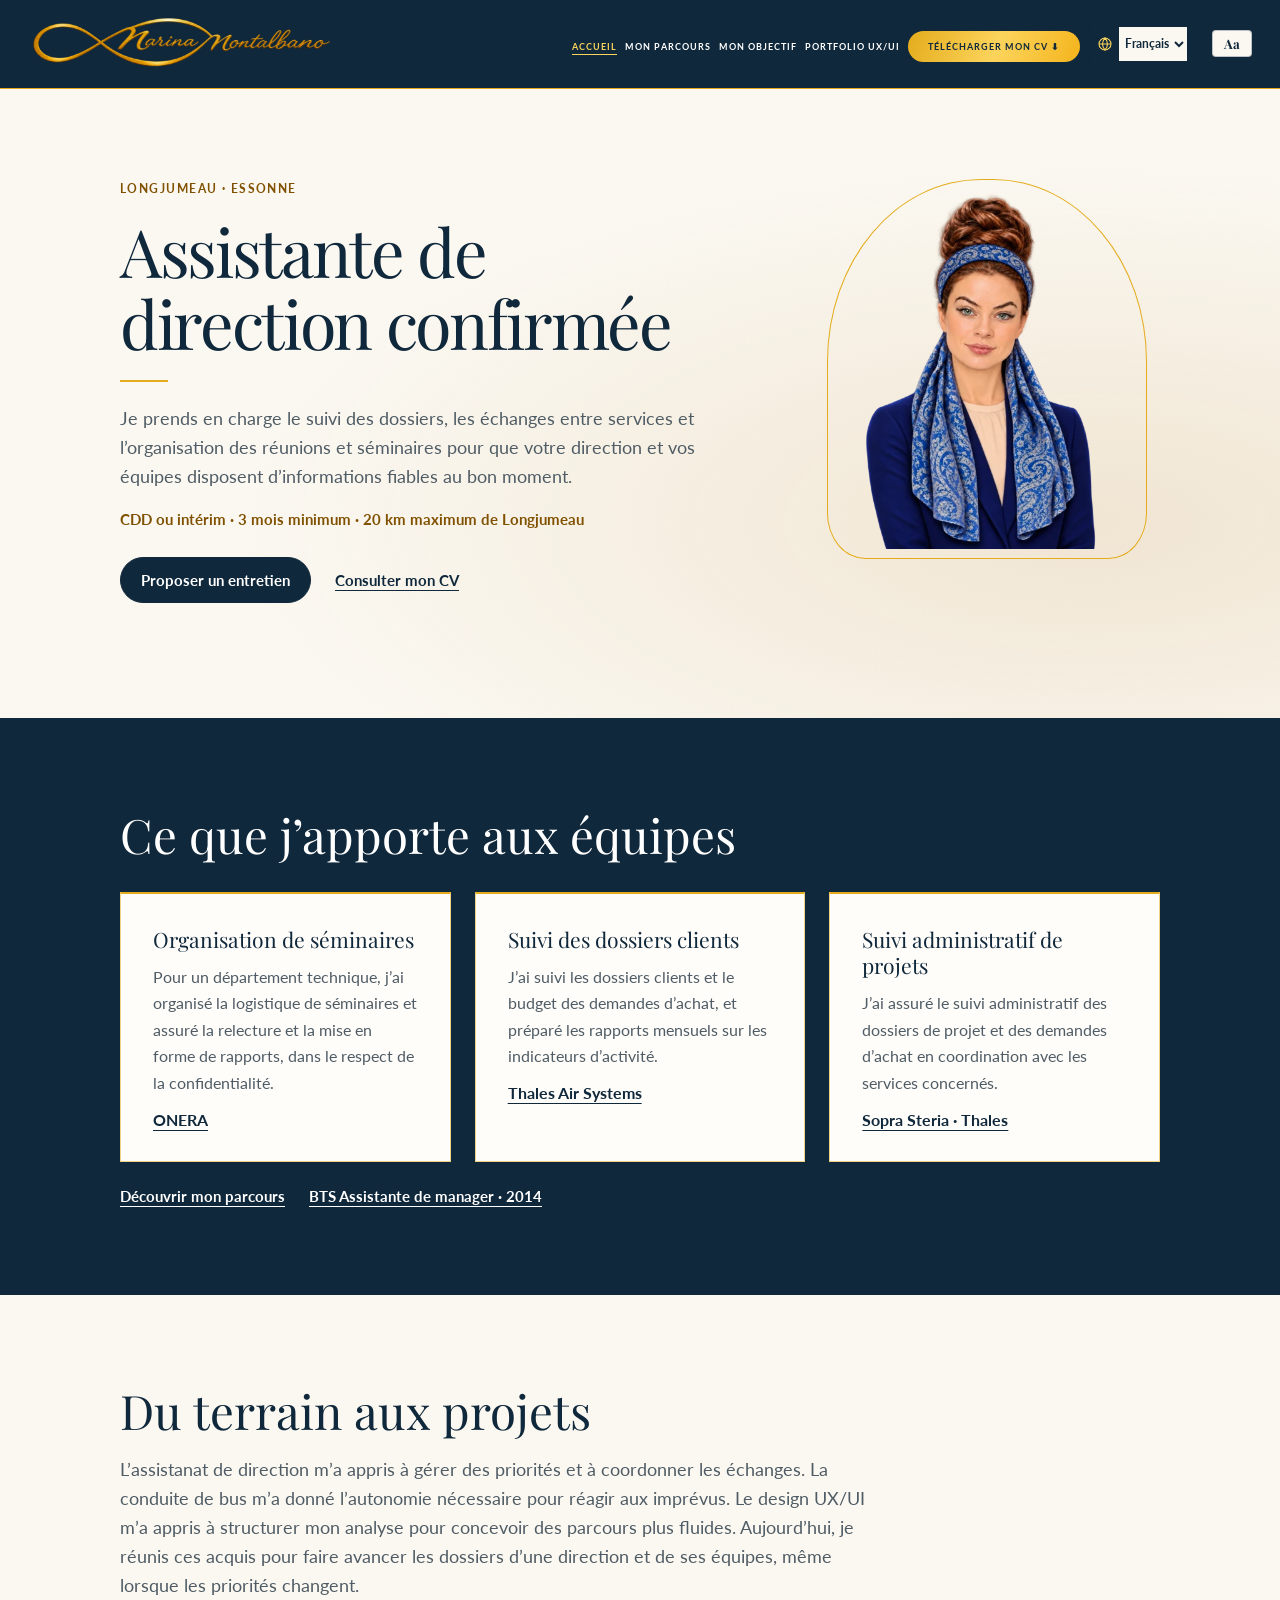
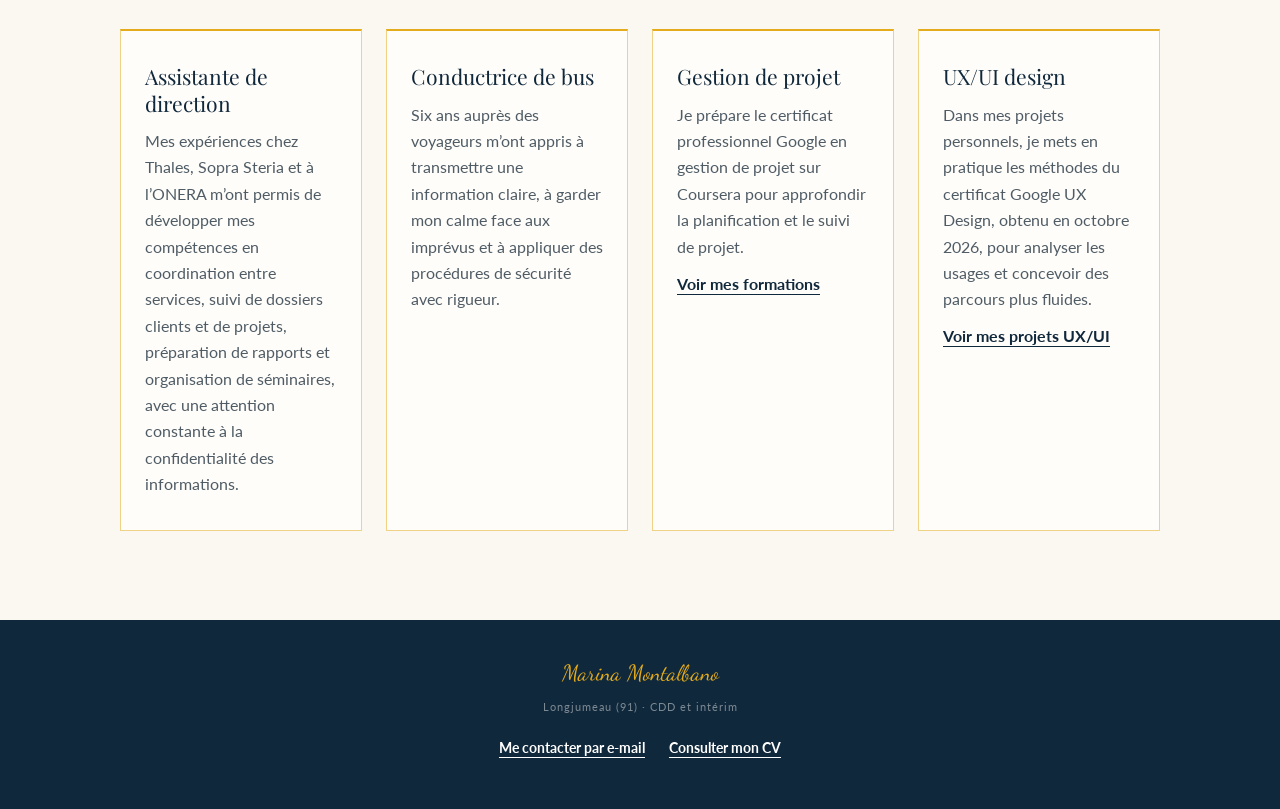
<file: index.html>
<!DOCTYPE html>
<html lang="fr">
<head>
<meta charset="UTF-8">
<meta name="viewport" content="width=device-width, initial-scale=1.0">
<title>Assistante de direction confirmée à Longjumeau | Marina Montalbano</title>
<meta name="description" content="Assistante de direction confirmée à Longjumeau. Coordination administrative, réunions et suivi des dossiers. CDD ou intérim de 3 mois minimum à 20 km maximum.">
<link rel="canonical" href="https://marina-montalbano.fr/">
<meta property="og:type" content="website">
<meta property="og:locale" content="fr_FR">
<meta property="og:site_name" content="Marina Montalbano">
<meta property="og:title" content="Assistante de direction confirmée à Longjumeau | Marina Montalbano">
<meta property="og:description" content="Assistante de direction confirmée à Longjumeau. Coordination administrative, réunions et suivi des dossiers. CDD ou intérim de 3 mois minimum à 20 km maximum.">
<meta property="og:url" content="https://marina-montalbano.fr/">
<link href="https://fonts.googleapis.com/css2?family=Dancing+Script:wght@400;700&family=Playfair+Display:ital,wght@0,400;0,600;0,700;1,400;1,600&family=Lato:ital,wght@0,100;0,300;0,400;0,700;1,300;1,400&family=Josefin+Sans:wght@100;200;300;400&display=swap" rel="stylesheet">

<link rel="icon" href="/favicon.ico" sizes="16x16 32x32 48x48">
<link rel="icon" type="image/png" sizes="96x96" href="/favicon.png">
<link rel="apple-touch-icon" sizes="180x180" href="/apple-touch-icon.png">
<link rel="stylesheet" href="assets/site.css?v=palette-doree">
<link rel="stylesheet" href="assets/direction.css?v=mobile-portrait-20261119">
<script type="application/ld+json">
{
  "@context": "https://schema.org",
  "@type": "ProfilePage",
  "url": "https://marina-montalbano.fr/",
  "mainEntity": {
    "@type": "Person",
    "@id": "https://marina-montalbano.fr/#marina-montalbano",
    "name": "Marina Montalbano",
    "jobTitle": "Assistante de direction confirmée",
    "url": "https://marina-montalbano.fr/",
    "image": "https://marina-montalbano.fr/assets/home-portrait-foulard-lisse.webp",
    "address": {
      "@type": "PostalAddress",
      "addressLocality": "Longjumeau",
      "addressRegion": "Essonne",
      "addressCountry": "FR"
    },
    "knowsAbout": [
      "Assistanat de direction",
      "Coordination administrative",
      "Organisation de réunions et séminaires",
      "Suivi de dossiers"
    ]
  }
}
</script>
</head>
<body class="direction-page">

<!-- Lien d'évitement, pour les utilisateurs clavier -->
<a href="#main-content" class="skip-link">Aller au contenu principal</a>

<!-- Bandeau explicatif du mode contraste élevé (desktop uniquement) -->
<aside class="hc-sidebar" id="hcSidebar" aria-label="À propos du mode contraste élevé">
  <div class="hc-sidebar-title">
    <span>MODE CONTRASTE ÉLEVÉ ACTIVÉ</span>
    <button class="hc-sidebar-close" onclick="closeHcSidebar()" aria-label="Masquer ce panneau">✕</button>
  </div>
  <p>Le mode contraste élevé améliore la lisibilité en renforçant les contrastes des couleurs et en simplifiant les éléments visuels.</p>

  <div class="hc-sidebar-controls">
    <label class="a11y-switch-row" style="border-top:none; padding-top:0;">
      <span>Contraste élevé</span>
      <input type="checkbox" class="toggle-contrast" onchange="toggleHighContrast(this.checked)">
    </label>
    <div class="a11y-row">
      <span class="a11y-row-label">Taille du texte</span>
      <div class="a11y-stepper" role="group" aria-label="Taille du texte">
        <button type="button" class="a11y-step-btn" onclick="stepTextScale(-10)" aria-label="Diminuer la taille du texte">−</button>
        <span class="a11y-step-value" aria-live="polite">100%</span>
        <button type="button" class="a11y-step-btn" onclick="stepTextScale(10)" aria-label="Augmenter la taille du texte">+</button>
      </div>
    </div>
    <label class="a11y-switch-row">
      <span>Police dyslexie</span>
      <input type="checkbox" class="toggle-dyslexic" onchange="toggleDyslexicFont(this.checked)">
    </label>
  </div>

  <div class="hc-sidebar-note">
    <svg viewBox="0 0 24 24" fill="none" stroke="currentColor" stroke-width="1.6" aria-hidden="true"><path d="M4 17l5-5-5-5"/><path d="M12 19h8"/></svg>
    <span>Les boutons, liens et textes sont plus visibles. La navigation au clavier est mise en évidence.</span>
  </div>
</aside>

<!-- NAV -->
<nav aria-label="Navigation principale">
  <a class="nav-logo" href="index.html"><img class="nav-signature" src="assets/signature-marina-header.webp" width="960" height="320" alt="Marina Montalbano"></a>
  <button class="hamburger" id="hamburger" onclick="toggleMenu()" style="display:none;" aria-label="Ouvrir le menu" aria-expanded="false" aria-controls="mobileMenuOverlay">
    <span></span><span></span><span></span>
  </button>
  <ul class="nav-links" id="nav-links">
<li><a href="index.html" aria-current="page"><span data-fr="Accueil" data-en="Home">Accueil</span></a></li>
    <li><a href="parcours.html"><span data-fr="Mon parcours" data-en="My journey">Mon parcours</span></a></li>
    <li><a href="cible.html"><span data-fr="Mon objectif" data-en="My goal" data-de="Mein Ziel" data-sr="Moj cilj">Mon objectif</span></a></li>
    <li><a href="portfolio.html"><span data-fr="Portfolio UX/UI" data-en="UX/UI portfolio" data-de="UX/UI-Portfolio" data-sr="UX/UI portfolio">Portfolio UX/UI</span></a></li>
    
    <li><a href="CV_Marina_Montalbano.pdf?v=65c1f3f1" download class="nav-cv" id="nav-cv-link" hreflang="fr" data-href-en="Marina_Montalbano_CV_English.pdf"><span data-fr="Télécharger mon CV" data-en="Download my CV (English)" data-de="Lebenslauf herunterladen (Englisch)" data-sr="Preuzmite CV (na engleskom)">Télécharger mon CV</span> <span aria-hidden="true">⬇</span></a></li>
    <li class="lang-switcher language-picker"><svg aria-hidden="true" focusable="false" viewBox="0 0 24 24" width="16" height="16" fill="none" stroke="currentColor" stroke-width="1.6"><circle cx="12" cy="12" r="9"/><path d="M3 12h18M12 3c5 5 5 13 0 18-5-5-5-13 0-18Z"/></svg><select class="language-select" aria-label="Choisir la langue"><option value="fr" selected>Français</option><option value="en">English</option><option value="de">Deutsch</option><option value="sr">Srpski</option></select></li>
    <li class="a11y-menu">
      <button class="a11y-toggle" id="a11yToggle" onclick="toggleA11yPanel()" aria-haspopup="true" aria-expanded="false" aria-controls="a11yPanel" title="Options d'accessibilité">Aa</button>
      <div class="a11y-panel" id="a11yPanel" hidden>
        <label class="a11y-switch-row" style="border-top:none; padding-top:0;">
          <span>Contraste élevé</span>
          <input type="checkbox" id="toggleContrast" class="toggle-contrast" onchange="toggleHighContrast(this.checked)">
        </label>
        <div class="a11y-row">
          <span class="a11y-row-label" id="a11ySizeLabel">Taille du texte</span>
          <div class="a11y-stepper" role="group" aria-labelledby="a11ySizeLabel">
            <button type="button" class="a11y-step-btn" onclick="stepTextScale(-10)" aria-label="Diminuer la taille du texte">−</button>
            <span class="a11y-step-value" aria-live="polite">100%</span>
            <button type="button" class="a11y-step-btn" onclick="stepTextScale(10)" aria-label="Augmenter la taille du texte">+</button>
          </div>
        </div>
        <label class="a11y-switch-row">
          <span>Police dyslexie</span>
          <input type="checkbox" id="toggleDyslexic" class="toggle-dyslexic" onchange="toggleDyslexicFont(this.checked)">
        </label>
        <label class="a11y-switch-row">
          <span>Souligner les liens</span>
          <input type="checkbox" id="toggleUnderline" class="toggle-underline" onchange="toggleUnderlineLinks(this.checked)">
        </label>
      </div>
    </li>
  </ul>
</nav>

<!-- MENU MOBILE PLEIN ÉCRAN -->
<div class="mobile-menu-overlay" id="mobileMenuOverlay" role="dialog" aria-modal="true" aria-label="Navigation principale">
  <div class="mm-header">
    <span class="mm-logo"><img class="nav-signature" src="assets/signature-marina-header.webp" width="960" height="320" alt="Marina Montalbano"></span>
    <button class="mm-close" onclick="toggleMenu()" aria-label="Fermer le menu">✕</button>
  </div>
  <ul class="mm-list"><li>
      <a href="index.html" aria-current="page" class="mm-item">
        <svg viewBox="0 0 24 24" fill="none" stroke="currentColor" stroke-width="1.6" stroke-linecap="round" stroke-linejoin="round"><path d="M3 11l9-8 9 8"/><path d="M5 10v10a1 1 0 0 0 1 1h4v-6h4v6h4a1 1 0 0 0 1-1V10"/></svg>
        <span data-fr="Accueil" data-en="Home">Accueil</span>
      </a>
    </li>
<li>
      <a href="parcours.html" class="mm-item">
        <svg viewBox="0 0 24 24" fill="none" stroke="currentColor" stroke-width="1.6" stroke-linecap="round" stroke-linejoin="round"><circle cx="12" cy="8" r="3.5"/><path d="M5 20c0-3.87 3.13-7 7-7s7 3.13 7 7"/></svg>
        <span data-fr="Mon parcours" data-en="My journey">Mon parcours</span>
      </a>
    </li>
<li>
      <a href="cible.html" class="mm-item">
        <svg viewBox="0 0 24 24" fill="none" stroke="currentColor" stroke-width="1.6" stroke-linecap="round" stroke-linejoin="round"><circle cx="11" cy="13" r="8"/><circle cx="11" cy="13" r="4.3"/><circle cx="11" cy="13" r="0.9" fill="currentColor"/><path d="M15.3 8.7L20 4M20 4h-3.2M20 4v3.2"/></svg>
        <span data-fr="Mon objectif" data-en="My goal" data-de="Mein Ziel" data-sr="Moj cilj">Mon objectif</span>
      </a>
    </li>
<li>
      <a href="portfolio.html" class="mm-item">
        <svg viewBox="0 0 24 24" fill="none" stroke="currentColor" stroke-width="1.6" stroke-linecap="round" stroke-linejoin="round"><rect x="3" y="7" width="18" height="13" rx="2"/><path d="M8 7V5a2 2 0 0 1 2-2h4a2 2 0 0 1 2 2v2"/><path d="M3 12h18"/></svg>
        <span data-fr="Portfolio UX/UI" data-en="UX/UI portfolio" data-de="UX/UI-Portfolio" data-sr="UX/UI portfolio">Portfolio UX/UI</span>
      </a>
    </li>
<li><a class="mm-item" href="CV_Marina_Montalbano.pdf?v=65c1f3f1" download hreflang="fr" data-href-en="Marina_Montalbano_CV_English.pdf"><span data-fr="Télécharger mon CV" data-en="Download my CV (English)" data-de="Lebenslauf herunterladen (Englisch)" data-sr="Preuzmite CV (na engleskom)">Télécharger mon CV</span></a></li></ul>
  <div class="mm-lang language-picker"><svg aria-hidden="true" focusable="false" viewBox="0 0 24 24" width="16" height="16" fill="none" stroke="currentColor" stroke-width="1.6"><circle cx="12" cy="12" r="9"/><path d="M3 12h18M12 3c5 5 5 13 0 18-5-5-5-13 0-18Z"/></svg><select class="language-select" aria-label="Choisir la langue"><option value="fr" selected>Français</option><option value="en">English</option><option value="de">Deutsch</option><option value="sr">Srpski</option></select></div>

  <div class="mm-a11y">
    <button class="a11y-toggle" id="a11yToggleMobile" onclick="toggleA11yPanel('Mobile')" aria-haspopup="true" aria-expanded="false" aria-controls="a11yPanelMobile">Aa <span>Accessibilité</span></button>
    <div class="a11y-panel a11y-panel-mobile" id="a11yPanelMobile" hidden>
      <label class="a11y-switch-row" style="border-top:none; padding-top:0;">
        <span>Contraste élevé</span>
        <input type="checkbox" class="toggle-contrast" onchange="toggleHighContrast(this.checked)">
      </label>
      <div class="a11y-row">
        <span class="a11y-row-label" id="a11ySizeLabelMobile">Taille du texte</span>
        <div class="a11y-stepper" role="group" aria-labelledby="a11ySizeLabelMobile">
          <button type="button" class="a11y-step-btn" onclick="stepTextScale(-10)" aria-label="Diminuer la taille du texte">−</button>
          <span class="a11y-step-value" aria-live="polite">100%</span>
          <button type="button" class="a11y-step-btn" onclick="stepTextScale(10)" aria-label="Augmenter la taille du texte">+</button>
        </div>
      </div>
      <label class="a11y-switch-row">
        <span>Police dyslexie</span>
        <input type="checkbox" class="toggle-dyslexic" onchange="toggleDyslexicFont(this.checked)">
      </label>
      <label class="a11y-switch-row">
        <span>Souligner les liens</span>
        <input type="checkbox" class="toggle-underline" onchange="toggleUnderlineLinks(this.checked)">
      </label>
    </div>
  </div>
</div>

<main id="main-content" tabindex="-1">
<section class="direction-opening"><div class="direction-wrap direction-hero">
  <div class="direction-hero-copy">
    <p class="direction-kicker"><span data-fr="Longjumeau · Essonne" data-en="Longjumeau · Essonne, France" data-de="Longjumeau · Essonne, Frankreich" data-sr="Longjumeau · Essonne, Francuska">Longjumeau · Essonne</span></p>
    <h1><span data-fr="Assistante de direction confirmée" data-en="Experienced Executive Assistant" data-de="Erfahrene Direktionsassistentin" data-sr="Iskusna asistentkinja direktora">Assistante de direction confirmée</span></h1>
    <p class="direction-intro"><span data-fr="Je prends en charge le suivi des dossiers, les échanges entre services et l’organisation des réunions et séminaires pour que votre direction et vos équipes disposent d’informations fiables au bon moment." data-en="I keep files moving, coordinate communication between departments and organise meetings and seminars so executives and their teams have reliable information when they need it." data-de="Ich betreue laufende Vorgänge, koordiniere den Austausch zwischen den Abteilungen und organisiere Besprechungen und Seminare, damit Ihre Geschäftsleitung und ihre Teams rechtzeitig verlässliche Informationen erhalten." data-sr="Pratim predmete, koordiniram komunikaciju između službi i organizujem sastanke i seminare kako bi vaše rukovodstvo i timovi dobili pouzdane informacije na vreme.">Je prends en charge le suivi des dossiers, les échanges entre services et l’organisation des réunions et séminaires pour que votre direction et vos équipes disposent d’informations fiables au bon moment.</span></p>
    <p class="direction-availability"><span data-fr="CDD ou intérim · 3 mois minimum · 20 km maximum de Longjumeau" data-en="Fixed-term or temporary role · At least 3 months · Within 20 km of Longjumeau" data-de="Befristete Stelle oder Zeitarbeit · Mindestens 3 Monate · Höchstens 20 km von Longjumeau" data-sr="Rad na određeno ili privremeni angažman · Najmanje 3 meseca · Do 20 km od Longjumeaua">CDD ou intérim · 3 mois minimum · 20 km maximum de Longjumeau</span></p>
    <div class="direction-actions">
      <a class="direction-button" href="mailto:e.marina.montalbano@gmail.com?subject=%5BSite%20web%5D%20Proposition%20d%E2%80%99entretien"><span data-fr="Proposer un entretien" data-en="Offer an interview" data-de="Ein Vorstellungsgespräch vorschlagen" data-sr="Predložite razgovor za posao">Proposer un entretien</span></a>
      <a class="direction-link" href="CV_Marina_Montalbano.pdf?v=65c1f3f1" hreflang="fr" data-href-en="Marina_Montalbano_CV_English.pdf"><span data-fr="Consulter mon CV" data-en="View my CV (English)" data-de="Lebenslauf ansehen (Englisch)" data-sr="Pogledajte CV (na engleskom)">Consulter mon CV</span></a>
    </div>
  </div>
  <figure class="direction-portrait">
    <img src="assets/home-portrait-foulard-lisse.webp" srcset="assets/home-portrait-foulard-480.webp 480w, assets/home-portrait-foulard-760.webp 760w, assets/home-portrait-foulard-lisse.webp 1145w" sizes="(max-width: 760px) 104px, 301px" width="1145" height="1374" alt="Portrait de Marina Montalbano avec un foulard bleu à motifs." fetchpriority="high">
  </figure>
</div></section>
<section class="direction-section direction-dark" id="expertise">
  <div class="direction-wrap">
    <h2><span data-fr="Ce que j’apporte aux équipes" data-en="How I support teams" data-de="So unterstütze ich Teams" data-sr="Kako pružam podršku timovima">Ce que j’apporte aux équipes</span></h2>
    <div class="direction-grid">
      <article class="direction-card">
        <h3><span data-fr="Organisation de séminaires" data-en="Seminar organisation" data-de="Seminarorganisation" data-sr="Organizacija seminara">Organisation de séminaires</span></h3>
        <p><span data-fr="Pour un département technique, j’ai organisé la logistique de séminaires et assuré la relecture et la mise en forme de rapports, dans le respect de la confidentialité." data-en="I organised seminar logistics and reviewed and formatted reports for a technical department while keeping information confidential." data-de="Für eine technische Abteilung organisierte ich Seminare und prüfte und formatierte Berichte unter Einhaltung der Vertraulichkeitsvorgaben." data-sr="Organizovala sam logistiku seminara i pregledala i formatirala izveštaje za tehničko odeljenje, uz poštovanje poverljivosti.">Pour un département technique, j’ai organisé la logistique de séminaires et assuré la relecture et la mise en forme de rapports, dans le respect de la confidentialité.</span></p>
        <a class="direction-link" href="parcours.html#onera">ONERA</a>
      </article>
      <article class="direction-card">
        <h3><span data-fr="Suivi des dossiers clients" data-en="Customer account follow-up" data-de="Kundenbetreuung" data-sr="Praćenje predmeta klijenata">Suivi des dossiers clients</span></h3>
        <p><span data-fr="J’ai suivi les dossiers clients et le budget des demandes d’achat, et préparé les rapports mensuels sur les indicateurs d’activité." data-en="I tracked customer records and purchase request budgets and prepared monthly reports on activity metrics." data-de="Ich betreute Kundenakten, verfolgte die Budgets von Beschaffungsanfragen und bereitete monatliche Kennzahlenberichte vor." data-sr="Pratila sam predmete klijenata i budžete zahteva za nabavku i pripremala mesečne izveštaje o pokazateljima aktivnosti.">J’ai suivi les dossiers clients et le budget des demandes d’achat, et préparé les rapports mensuels sur les indicateurs d’activité.</span></p>
        <a class="direction-link" href="parcours.html#thales">Thales Air Systems</a>
      </article>
      <article class="direction-card">
        <h3><span data-fr="Suivi administratif de projets" data-en="Project administration" data-de="Projektverwaltung" data-sr="Administrativno praćenje projekata">Suivi administratif de projets</span></h3>
        <p><span data-fr="J’ai assuré le suivi administratif des dossiers de projet et des demandes d’achat en coordination avec les services concernés." data-en="I tracked project files and purchase requests in coordination with the departments involved." data-de="Ich betreute Projektakten und Beschaffungsanfragen in Abstimmung mit den zuständigen Abteilungen." data-sr="Vodila sam administrativno praćenje projekata i zahteva za nabavku u saradnji sa nadležnim službama.">J’ai assuré le suivi administratif des dossiers de projet et des demandes d’achat en coordination avec les services concernés.</span></p>
        <a class="direction-link" href="parcours.html#sopra-steria">Sopra Steria · Thales</a>
      </article>
    </div>
    <div class="direction-actions">
      <a class="direction-link" href="parcours.html#experiences"><span data-fr="Découvrir mon parcours" data-en="Explore my experience" data-de="Berufserfahrung entdecken" data-sr="Pogledajte moje iskustvo">Découvrir mon parcours</span></a>
      <a class="direction-link" href="parcours.html#certificats"><span data-fr="BTS Assistante de manager · 2014" data-en="BTS in Management Assistance · 2014" data-de="BTS Managementassistenz · 2014" data-sr="BTS za asistenciju menadžmentu · 2014">BTS Assistante de manager · 2014</span></a>
    </div>
  </div>
</section><section class="direction-section direction-experiences" id="experiences">
  <div class="direction-wrap">
    <h2><span data-fr="Du terrain aux projets" data-en="From frontline work to projects" data-de="Von der Praxis zur Projektarbeit" data-sr="Od rada na terenu do projekata">Du terrain aux projets</span></h2>
    <p class="direction-intro"><span data-fr="L’assistanat de direction m’a appris à gérer des priorités et à coordonner les échanges. La conduite de bus m’a donné l’autonomie nécessaire pour réagir aux imprévus. Le design UX/UI m’a appris à structurer mon analyse pour concevoir des parcours plus fluides. Aujourd’hui, je réunis ces acquis pour faire avancer les dossiers d’une direction et de ses équipes, même lorsque les priorités changent." data-en="Working as an executive assistant taught me how to manage priorities and coordinate communication. Driving a bus gave me the independence to respond to unexpected situations. UX/UI design taught me to structure my analysis so I can design smoother user journeys. I now bring those skills together to keep work moving for executives and their teams, even when priorities shift." data-de="In der Direktionsassistenz habe ich gelernt, Prioritäten zu setzen und den Austausch zu koordinieren. Als Busfahrerin habe ich gelernt, bei Unvorhergesehenem selbstständig zu handeln. Im UX/UI-Design habe ich gelernt, meine Analyse zu strukturieren und reibungslosere Nutzerabläufe zu gestalten. Heute setze ich diese Fähigkeiten ein, um die Aufgaben einer Geschäftsleitung und ihrer Teams auch bei wechselnden Prioritäten voranzubringen." data-sr="Kao asistentkinja direktora naučila sam da upravljam prioritetima i koordiniram komunikaciju. Vožnja autobusa mi je dala samostalnost da reagujem u nepredviđenim situacijama. Kroz UX/UI dizajn naučila sam da strukturiram analizu i osmislim korisničke tokove s manje prepreka. Danas povezujem te veštine da bih pomogla rukovodstvu i timovima da nastave s radom i kada se prioriteti promene.">L’assistanat de direction m’a appris à gérer des priorités et à coordonner les échanges. La conduite de bus m’a donné l’autonomie nécessaire pour réagir aux imprévus. Le design UX/UI m’a appris à structurer mon analyse pour concevoir des parcours plus fluides. Aujourd’hui, je réunis ces acquis pour faire avancer les dossiers d’une direction et de ses équipes, même lorsque les priorités changent.</span></p>
    <div class="direction-grid">
      <article class="direction-card">
        <h3><span data-fr="Assistante de direction" data-en="Executive assistant" data-de="Direktionsassistentin" data-sr="Asistentkinja direktora">Assistante de direction</span></h3>
        <p><span data-fr="Mes expériences chez Thales, Sopra Steria et à l’ONERA m’ont permis de développer mes compétences en coordination entre services, suivi de dossiers clients et de projets, préparation de rapports et organisation de séminaires, avec une attention constante à la confidentialité des informations." data-en="My experience at Thales, Sopra Steria and ONERA has helped me develop skills in cross-department coordination, customer and project administration, report preparation and seminar organisation, with consistent attention to confidentiality." data-de="Durch meine Erfahrungen bei Thales, Sopra Steria und ONERA habe ich meine Fähigkeiten in der abteilungsübergreifenden Koordination, der Betreuung von Kunden- und Projektakten, der Berichtsvorbereitung und der Seminarorganisation vertieft – stets unter Wahrung der Vertraulichkeit." data-sr="Iskustva u kompanijama Thales i Sopra Steria i u ONERA-i omogućila su mi da razvijem veštine koordinacije između službi, praćenja dokumentacije klijenata i projekata, pripreme izveštaja i organizacije seminara, uz stalnu pažnju prema poverljivosti informacija.">Mes expériences chez Thales, Sopra Steria et à l’ONERA m’ont permis de développer mes compétences en coordination entre services, suivi de dossiers clients et de projets, préparation de rapports et organisation de séminaires, avec une attention constante à la confidentialité des informations.</span></p>
      </article>
      <article class="direction-card"><h3><span data-fr="Conductrice de bus" data-en="Bus driver" data-de="Busfahrerin" data-sr="Vozačica autobusa">Conductrice de bus</span></h3><p><span data-fr="Six ans auprès des voyageurs m’ont appris à transmettre une information claire, à garder mon calme face aux imprévus et à appliquer des procédures de sécurité avec rigueur." data-en="Six years working with passengers taught me to communicate clearly, stay calm when plans change and apply safety procedures consistently." data-de="Sechs Jahre im Fahrgastkontakt haben mich gelehrt, klar zu informieren, bei unerwarteten Situationen ruhig zu bleiben und Sicherheitsvorschriften konsequent anzuwenden." data-sr="Šest godina rada sa putnicima naučilo me je da jasno prenosim informacije, ostanem smirena u nepredviđenim situacijama i dosledno primenjujem bezbednosne procedure.">Six ans auprès des voyageurs m’ont appris à transmettre une information claire, à garder mon calme face aux imprévus et à appliquer des procédures de sécurité avec rigueur.</span></p></article>
      <article class="direction-card"><h3><span data-fr="Gestion de projet" data-en="Project management" data-de="Projektmanagement" data-sr="Upravljanje projektima">Gestion de projet</span></h3><p><span data-fr="Je prépare le certificat professionnel Google en gestion de projet sur Coursera pour approfondir la planification et le suivi de projet." data-en="I’m working towards the Google Project Management Professional Certificate on Coursera to develop my planning and project tracking skills." data-de="Ich bereite mich auf das Google Project Management Professional Certificate bei Coursera vor und vertiefe meine Kenntnisse in Planung und Projektverfolgung." data-sr="Na platformi Coursera pripremam se za Google sertifikat iz upravljanja projektima kako bih unapredila planiranje i praćenje projekata.">Je prépare le certificat professionnel Google en gestion de projet sur Coursera pour approfondir la planification et le suivi de projet.</span></p>
        <a class="direction-link" href="apprentissages.html"><span data-fr="Voir mes formations" data-en="View my training" data-de="Weiterbildungen ansehen" data-sr="Pogledajte moje obuke">Voir mes formations</span></a>
      </article>
      <article class="direction-card"><h3><span data-fr="UX/UI design" data-en="UX/UI design" data-de="UX/UI-Design" data-sr="UX/UI dizajn">UX/UI design</span></h3><p><span data-fr="Dans mes projets personnels, je mets en pratique les méthodes du certificat Google UX Design, obtenu en octobre 2026, pour analyser les usages et concevoir des parcours plus fluides." data-en="In my personal projects, I use the methods from my Google UX Design Professional Certificate, earned in October 2026, to analyse how people use interfaces and design smoother journeys." data-de="In eigenen Projekten nutze ich die Methoden aus meinem Google UX Design Professional Certificate, das ich im Oktober 2026 erworben habe, um die Nutzung zu analysieren und Abläufe zu vereinfachen." data-sr="U ličnim projektima koristim metode iz programa Google UX Design, za koji sam stekla sertifikat u oktobru 2026, da analiziram korišćenje interfejsa i osmislim tokove sa manje prepreka.">Dans mes projets personnels, je mets en pratique les méthodes du certificat Google UX Design, obtenu en octobre 2026, pour analyser les usages et concevoir des parcours plus fluides.</span></p>
        <a class="direction-link" href="portfolio.html#projets"><span data-fr="Voir mes projets UX/UI" data-en="View my UX/UI projects" data-de="Meine UX/UI-Projekte ansehen" data-sr="Pogledajte moje UX/UI projekte">Voir mes projets UX/UI</span></a>
      </article>
    </div>
  </div>
</section>
</main>
<footer id="contact">
  <div class="footer-name">Marina Montalbano</div>
  <div class="footer-copy"><span data-fr="Longjumeau (91) · CDD et intérim" data-en="Longjumeau, France · Fixed-term and temporary roles" data-de="Longjumeau, Frankreich · Befristete Stellen und Zeitarbeit" data-sr="Longjumeau, Francuska · Rad na određeno i privremeni angažmani">Longjumeau (91) · CDD et intérim</span></div>
  <div class="footer-links"><a class="direction-link" href="mailto:e.marina.montalbano@gmail.com?subject=%5BSite%20web%5D%20Prise%20de%20contact"><span data-fr="Me contacter par e-mail" data-en="Email me" data-de="Kontakt per E-Mail" data-sr="Pišite mi e-poštom">Me contacter par e-mail</span></a><a class="direction-link" href="CV_Marina_Montalbano.pdf?v=65c1f3f1" hreflang="fr" data-href-en="Marina_Montalbano_CV_English.pdf"><span data-fr="Consulter mon CV" data-en="View my CV (English)" data-de="Lebenslauf ansehen (Englisch)" data-sr="Pogledajte CV (na engleskom)">Consulter mon CV</span></a></div>
</footer>
<script src="assets/translations.js?v=publication-langues-20261106"></script>
<script src="assets/site.js?v=recrutement"></script>
</body>
</html>
</file>
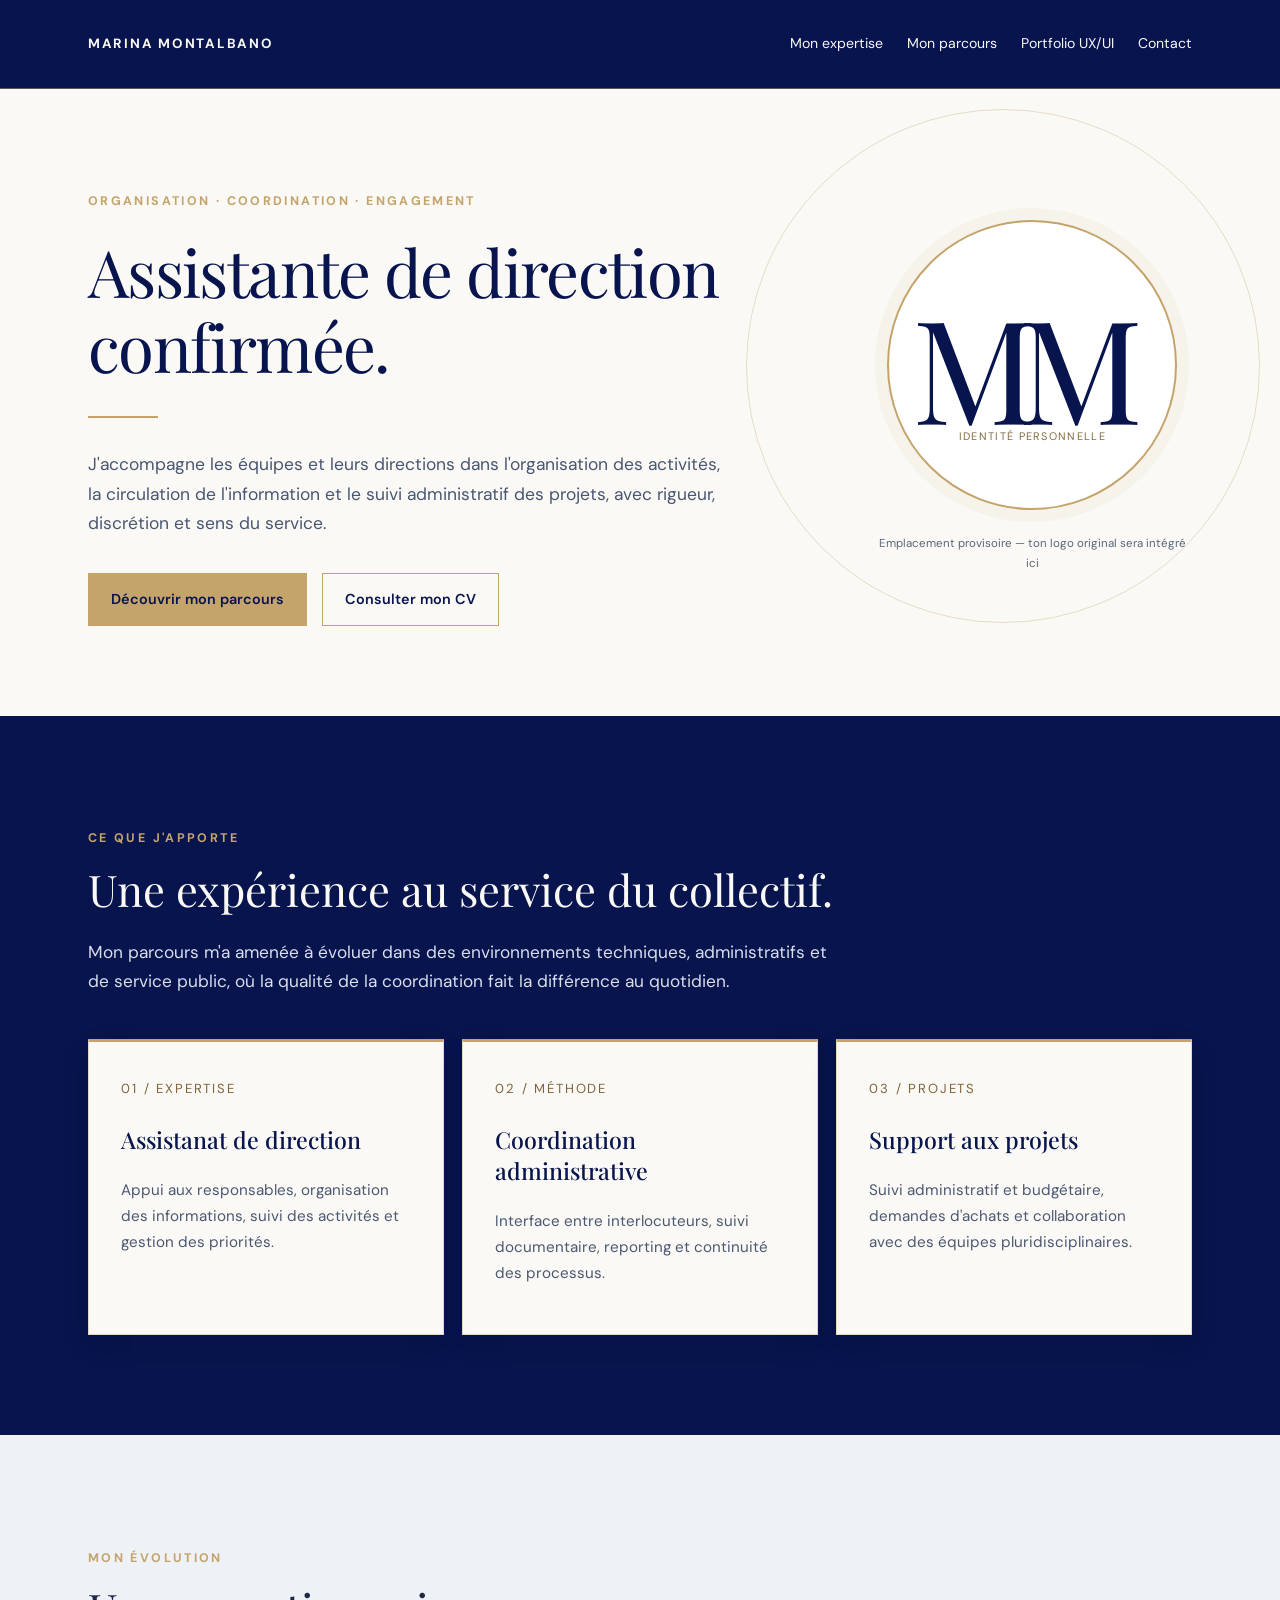
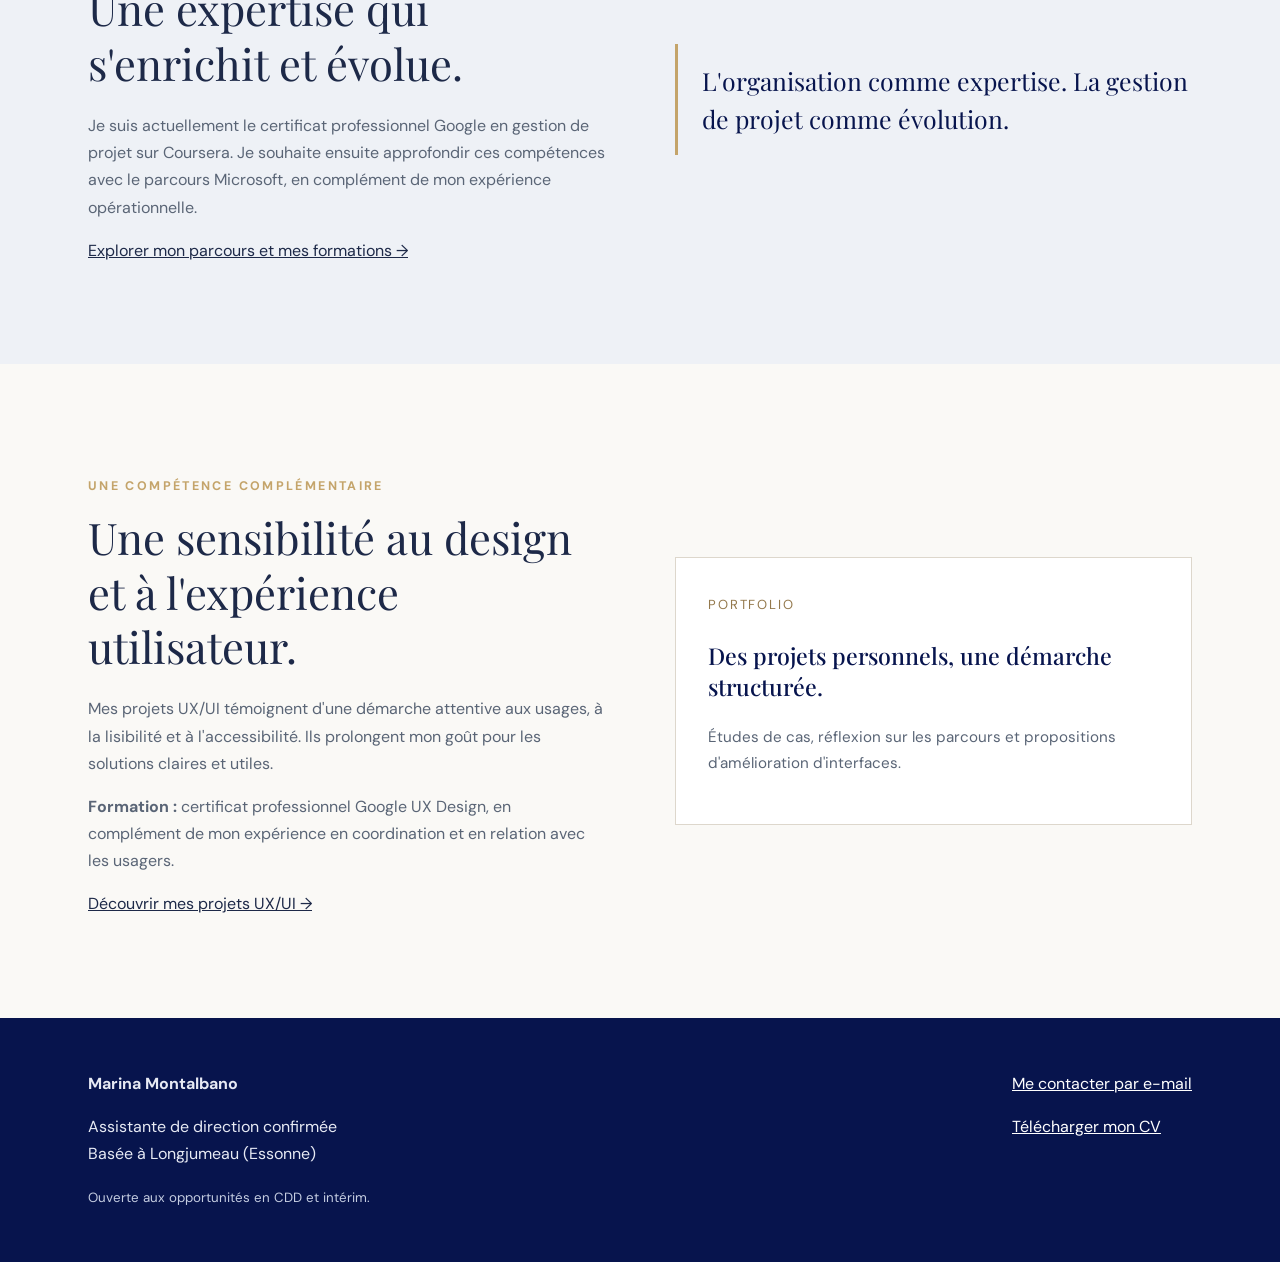
<file: accueil-proposition.html>
<!doctype html>
<html lang="fr">
<head>
<meta charset="utf-8"><meta name="viewport" content="width=device-width,initial-scale=1">
<meta name="robots" content="noindex,nofollow">
<title>Proposition d'accueil — Marina Montalbano</title>
<meta name="description" content="Proposition de refonte de la page d'accueil de Marina Montalbano, assistante de direction confirmée.">
<link rel="preconnect" href="https://fonts.googleapis.com"><link rel="preconnect" href="https://fonts.gstatic.com" crossorigin>
<link href="https://fonts.googleapis.com/css2?family=DM+Sans:wght@400;500;600;700&family=Playfair+Display:wght@400;500;600&display=swap" rel="stylesheet">
<style>
:root{--blue:#07144D;--gold:#C4A46A;--ivory:#FAF9F6;--ink:#1D2948;--muted:#5A6576;--line:#DDD7CC}
*{box-sizing:border-box}html{scroll-behavior:smooth}body{margin:0;background:var(--ivory);color:var(--ink);font:16px/1.7 'DM Sans',sans-serif}a{color:inherit}a:focus-visible,button:focus-visible{outline:3px solid #9B6A15;outline-offset:4px}.skip{position:absolute;left:-999px;top:1rem;background:white;padding:.6rem}.skip:focus{left:1rem;z-index:10}.wrap{max-width:1160px;margin:auto;padding:0 28px}.site-header{background:var(--blue);color:var(--ivory);border-bottom:1px solid rgba(196,164,106,.45)}.nav{display:flex;align-items:center;justify-content:space-between;gap:24px;min-height:88px}.brand{text-decoration:none;font-weight:700;letter-spacing:.13em;font-size:.84rem}.nav-links{display:flex;flex-wrap:wrap;gap:24px;align-items:center}.nav-links a{text-decoration:none;font-size:.88rem}.nav-links a:hover{text-decoration:underline;text-decoration-color:var(--gold);text-underline-offset:7px}.hero{background:var(--ivory);color:var(--blue);position:relative;overflow:hidden}.hero:before{content:"";position:absolute;inset:20px 20px auto auto;width:40vw;height:40vw;max-width:600px;max-height:600px;border:1px solid rgba(196,164,106,.35);border-radius:50%;pointer-events:none}.hero-inner{min-height:620px;display:grid;grid-template-columns:1.4fr .6fr;gap:40px;align-items:center;padding-top:90px;padding-bottom:90px}.eyebrow{font-size:.78rem;text-transform:uppercase;letter-spacing:.19em;color:var(--gold);font-weight:700}.hero h1{font:400 clamp(2.6rem,5.1vw,5rem)/1.16 'Playfair Display',serif;letter-spacing:-.025em;margin:20px 0 26px}.hero .intro{color:#495671;max-width:640px;font-size:1.09rem}.gold-line{height:2px;width:70px;background:var(--gold);margin:32px 0}.actions{display:flex;flex-wrap:wrap;gap:15px;margin-top:34px}.btn{display:inline-block;padding:13px 22px;border:1px solid var(--gold);text-decoration:none;font-size:.9rem;font-weight:600}.btn-primary{background:var(--gold);color:#07144D}.btn-outline{color:var(--blue)}.monogram{width:min(290px,100%);aspect-ratio:1;border:2px solid var(--gold);border-radius:50%;display:grid;place-items:center;position:relative;margin:auto;background:#fff;color:var(--blue);box-shadow:0 0 0 12px rgba(196,164,106,.08)}.monogram strong{font:400 clamp(5rem,12vw,9rem)/1 'Playfair Display',serif;letter-spacing:-.13em;transform:translateX(-.1em)}.monogram span{position:absolute;bottom:22%;color:#826B42;font-size:.68rem;letter-spacing:.12em;text-transform:uppercase}.note{font-size:.72rem;color:#5A6576;text-align:center;margin-top:24px}.section{padding:100px 0}.section h2{font:400 clamp(2rem,3.4vw,3.3rem)/1.25 'Playfair Display',serif;margin:12px 0 22px}.lead{max-width:760px;color:var(--muted);font-size:1.08rem}.cards{display:grid;grid-template-columns:repeat(3,1fr);gap:18px;margin-top:42px}.card{background:white;border:1px solid var(--line);padding:32px}.card .num{color:#94794D;font-size:.82rem;letter-spacing:.14em}.card h3{font:500 1.45rem 'Playfair Display',serif;color:var(--blue)}.card p{color:var(--muted);font-size:.95rem}.section-blue{background:#EEF1F6}.section-expertise{background:var(--blue);color:var(--ivory)}.section-expertise .lead{color:#D8DEEC}.section-expertise .card{background:var(--ivory);border:1px solid #E2D7C5;border-top:3px solid var(--gold);color:var(--blue);box-shadow:0 10px 28px rgba(0,0,0,.08)}.section-expertise .card h3{color:var(--blue)}.section-expertise .card p{color:#4C5871}.section-expertise .card .num{color:#80643C}.split{display:grid;grid-template-columns:1fr 1fr;gap:70px;align-items:center}.quote{border-left:3px solid var(--gold);padding:18px 0 18px 24px;color:var(--blue);font:400 1.55rem/1.5 'Playfair Display',serif}.subtle{color:var(--muted)}.footer{background:var(--blue);color:#E7EAF4;padding:52px 0}.footer-inner{display:flex;justify-content:space-between;gap:24px;flex-wrap:wrap}.footer a{color:white}.footer small{color:#C5CDE1}
@media(max-width:760px){.nav{align-items:flex-start;flex-direction:column;padding-top:18px;padding-bottom:18px;gap:12px}.nav-links{gap:14px}.hero-inner{grid-template-columns:1fr;padding-top:70px;padding-bottom:70px}.monogram{width:190px;grid-row:1}.monogram strong{font-size:6rem}.hero h1{font-size:2.65rem}.cards,.split{grid-template-columns:1fr}.section{padding:70px 0}.wrap{padding-left:20px;padding-right:20px}}
@media(prefers-reduced-motion:reduce){html{scroll-behavior:auto}}
</style>
</head>
<body>
<a class="skip" href="#contenu">Aller au contenu principal</a>
<header class="site-header"><nav class="nav wrap" aria-label="Navigation principale"><a class="brand" href="index.html">MARINA MONTALBANO</a><div class="nav-links"><a href="#expertise">Mon expertise</a><a href="parcours.html">Mon parcours</a><a href="portfolio.html">Portfolio UX/UI</a><a href="#contact">Contact</a></div></nav></header>
<main id="contenu">
<section class="hero"><div class="wrap hero-inner"><div><p class="eyebrow">Organisation · Coordination · Engagement</p><h1>Assistante de direction<br>confirmée.</h1><div class="gold-line"></div><p class="intro">J'accompagne les équipes et leurs directions dans l'organisation des activités, la circulation de l'information et le suivi administratif des projets, avec rigueur, discrétion et sens du service.</p><div class="actions"><a class="btn btn-primary" href="parcours.html">Découvrir mon parcours</a><a class="btn btn-outline" href="CV_Marina_Montalbano_LIN2027.pdf">Consulter mon CV</a></div></div><div><div class="monogram" role="img" aria-label="Emplacement réservé au logo personnel de Marina Montalbano"><strong>MM</strong><span>Identité personnelle</span></div><p class="note">Emplacement provisoire — ton logo original sera intégré ici</p></div></div></section>
<section class="section section-expertise" id="expertise"><div class="wrap"><p class="eyebrow">Ce que j'apporte</p><h2>Une expérience au service du collectif.</h2><p class="lead">Mon parcours m'a amenée à évoluer dans des environnements techniques, administratifs et de service public, où la qualité de la coordination fait la différence au quotidien.</p><div class="cards"><article class="card"><span class="num">01 / EXPERTISE</span><h3>Assistanat de direction</h3><p>Appui aux responsables, organisation des informations, suivi des activités et gestion des priorités.</p></article><article class="card"><span class="num">02 / MÉTHODE</span><h3>Coordination administrative</h3><p>Interface entre interlocuteurs, suivi documentaire, reporting et continuité des processus.</p></article><article class="card"><span class="num">03 / PROJETS</span><h3>Support aux projets</h3><p>Suivi administratif et budgétaire, demandes d'achats et collaboration avec des équipes pluridisciplinaires.</p></article></div></div></section>
<section class="section section-blue"><div class="wrap split"><div><p class="eyebrow">Mon évolution</p><h2>Une expertise qui s'enrichit et évolue.</h2><p class="subtle">Je suis actuellement le certificat professionnel Google en gestion de projet sur Coursera. Je souhaite ensuite approfondir ces compétences avec le parcours Microsoft, en complément de mon expérience opérationnelle.</p><a href="parcours.html">Explorer mon parcours et mes formations →</a></div><div class="quote">L'organisation comme expertise. La gestion de projet comme évolution.</div></div></section>
<section class="section"><div class="wrap split"><div><p class="eyebrow">Une compétence complémentaire</p><h2>Une sensibilité au design et à l'expérience utilisateur.</h2><p class="subtle">Mes projets UX/UI témoignent d'une démarche attentive aux usages, à la lisibilité et à l'accessibilité. Ils prolongent mon goût pour les solutions claires et utiles.</p><p class="subtle"><strong>Formation :</strong> certificat professionnel Google UX Design, en complément de mon expérience en coordination et en relation avec les usagers.</p><a href="portfolio.html">Découvrir mes projets UX/UI →</a></div><div class="card"><span class="num">PORTFOLIO</span><h3>Des projets personnels, une démarche structurée.</h3><p>Études de cas, réflexion sur les parcours et propositions d'amélioration d'interfaces.</p></div></div></section>
</main>
<footer class="footer" id="contact"><div class="wrap footer-inner"><div><strong>Marina Montalbano</strong><p>Assistante de direction confirmée<br>Basée à Longjumeau (Essonne)</p><small>Ouverte aux opportunités en CDD et intérim.</small></div><div><a href="mailto:emploi.marina.91@gmail.com">Me contacter par e-mail</a><p><a href="CV_Marina_Montalbano_LIN2027.pdf">Télécharger mon CV</a></p></div></div></footer>
</body></html>
</file>
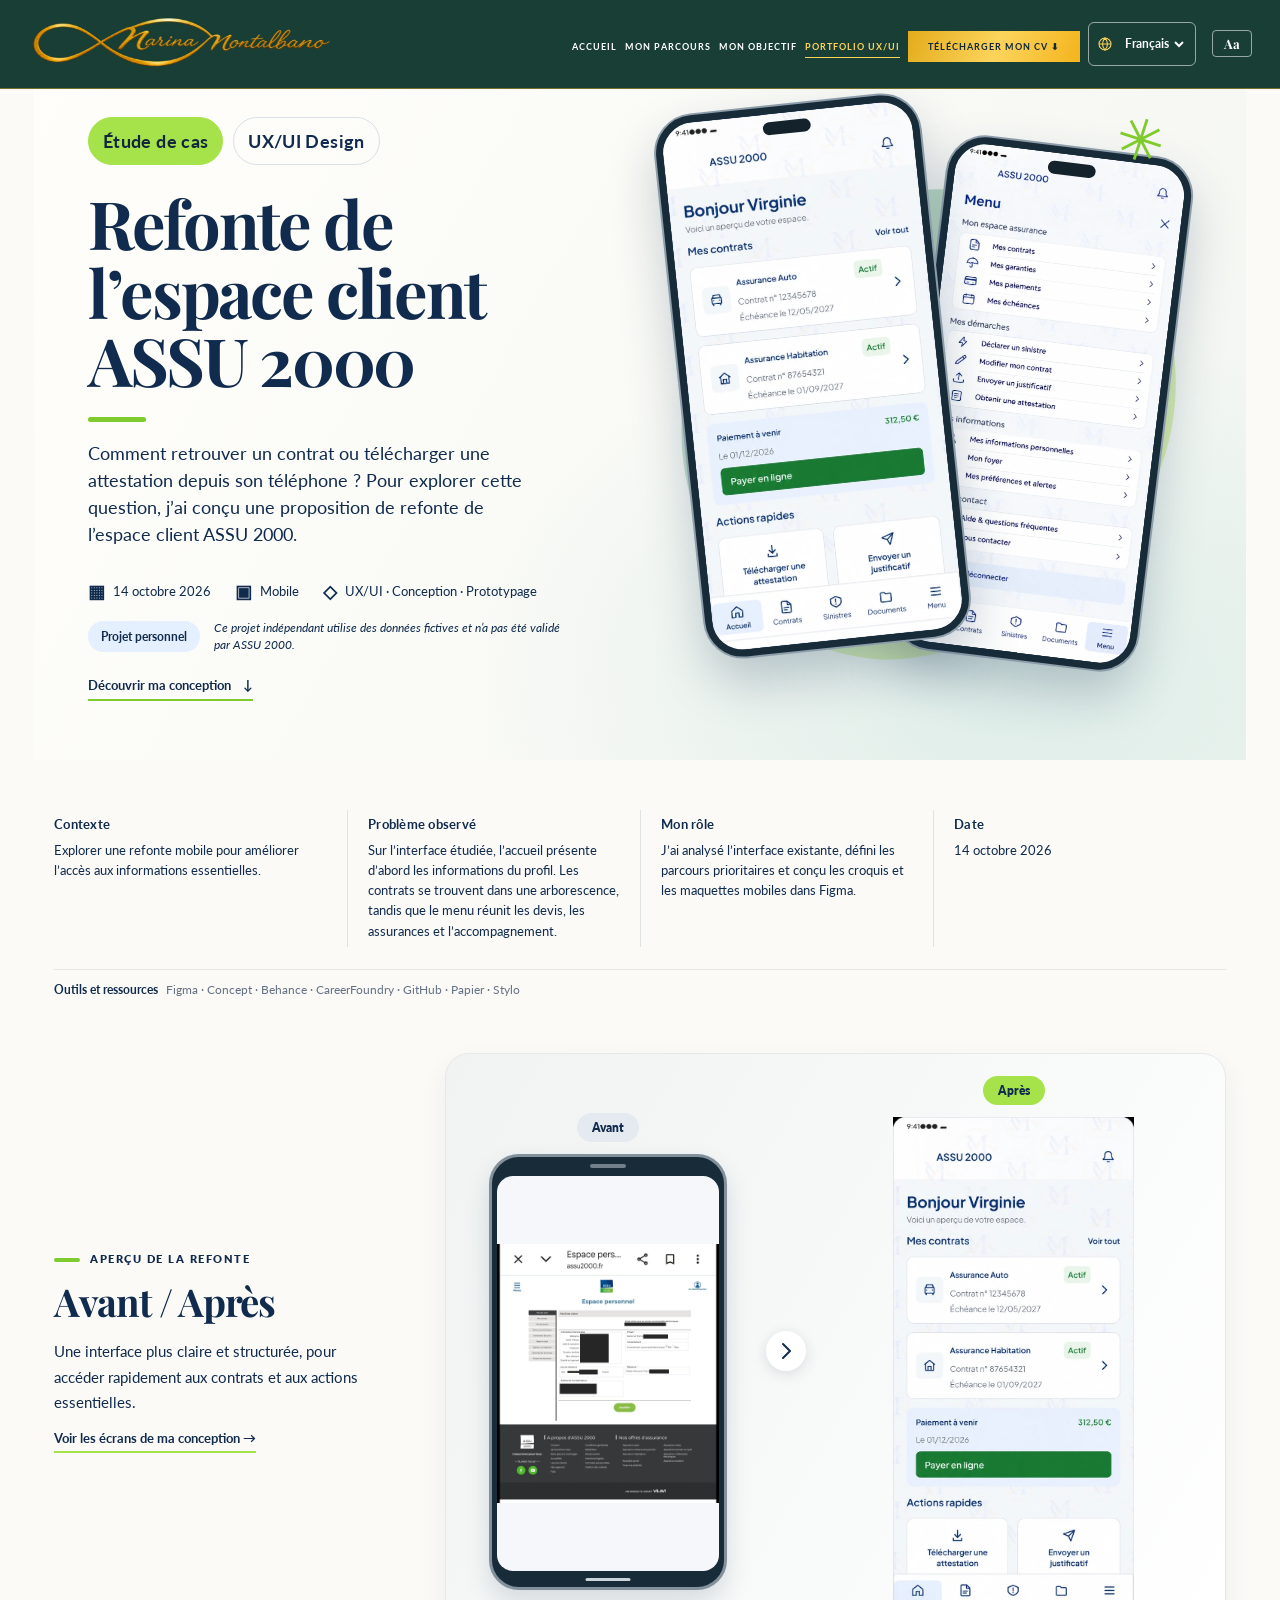
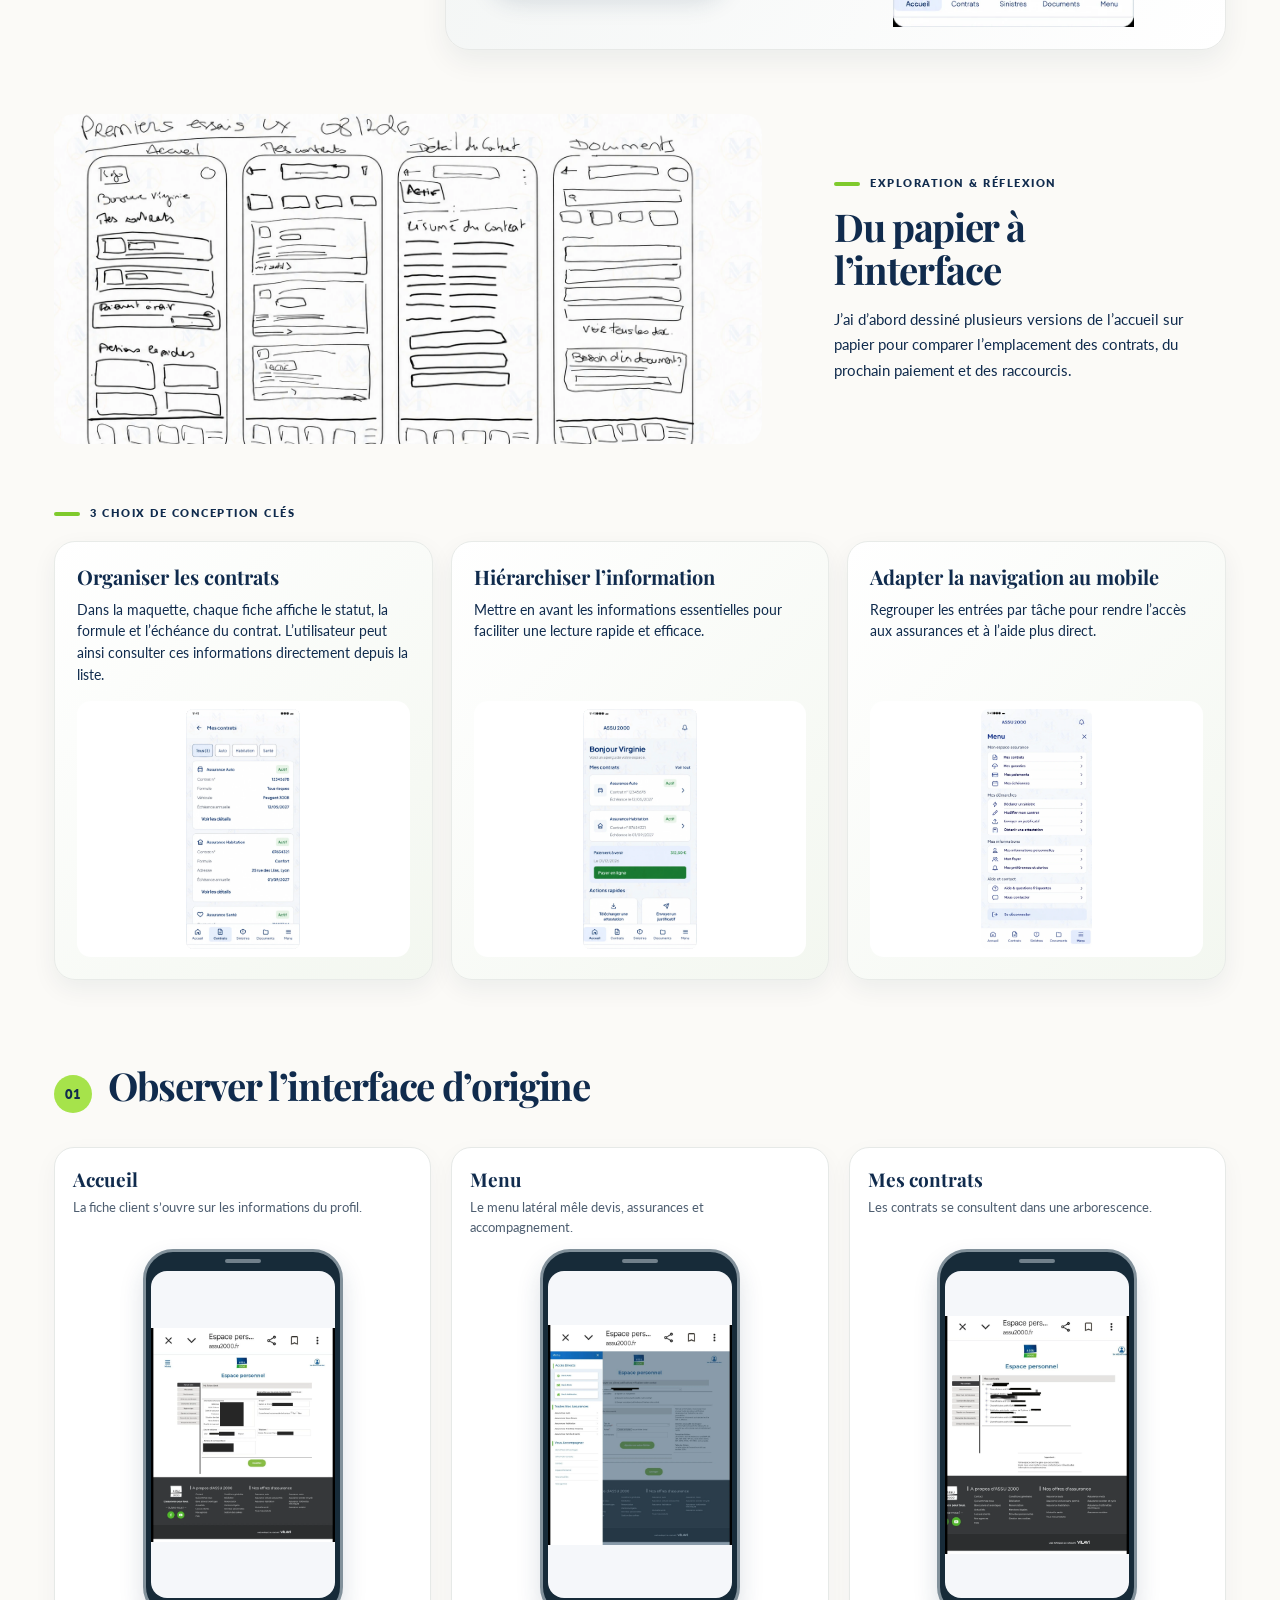
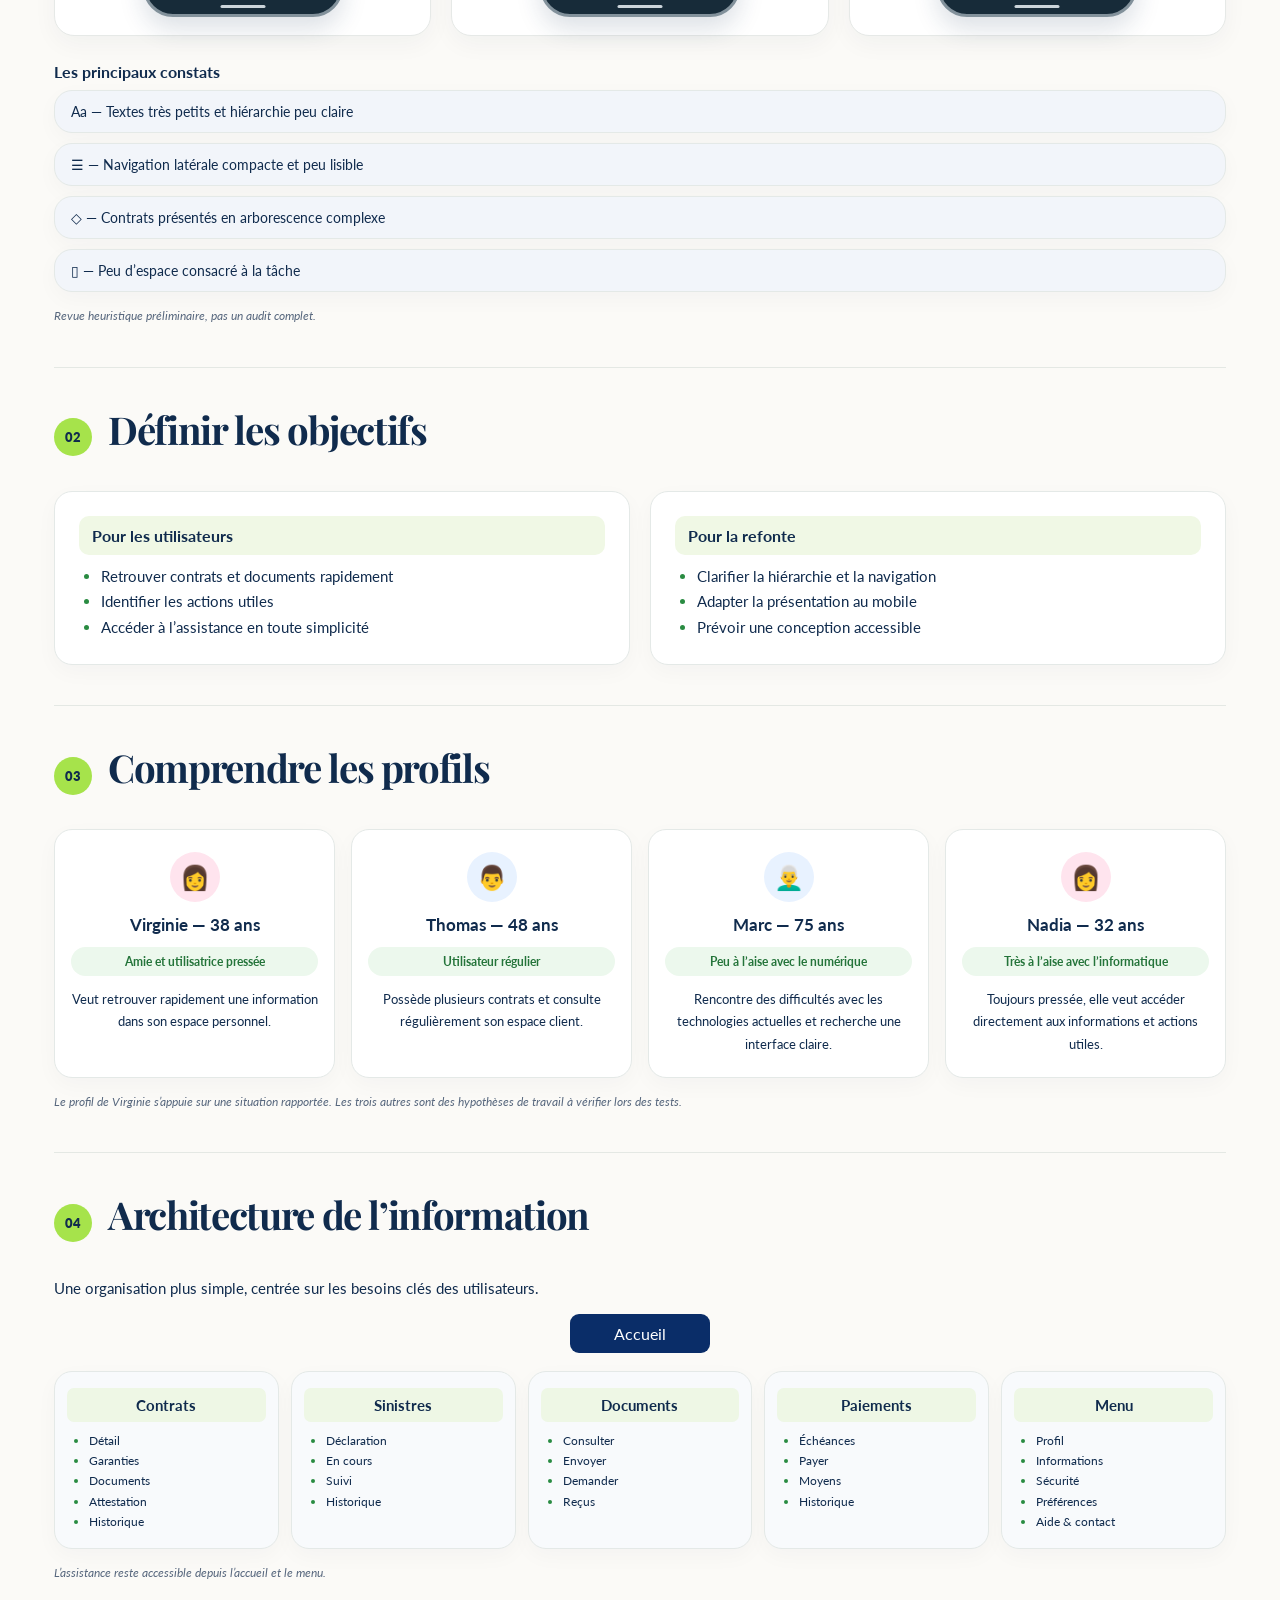
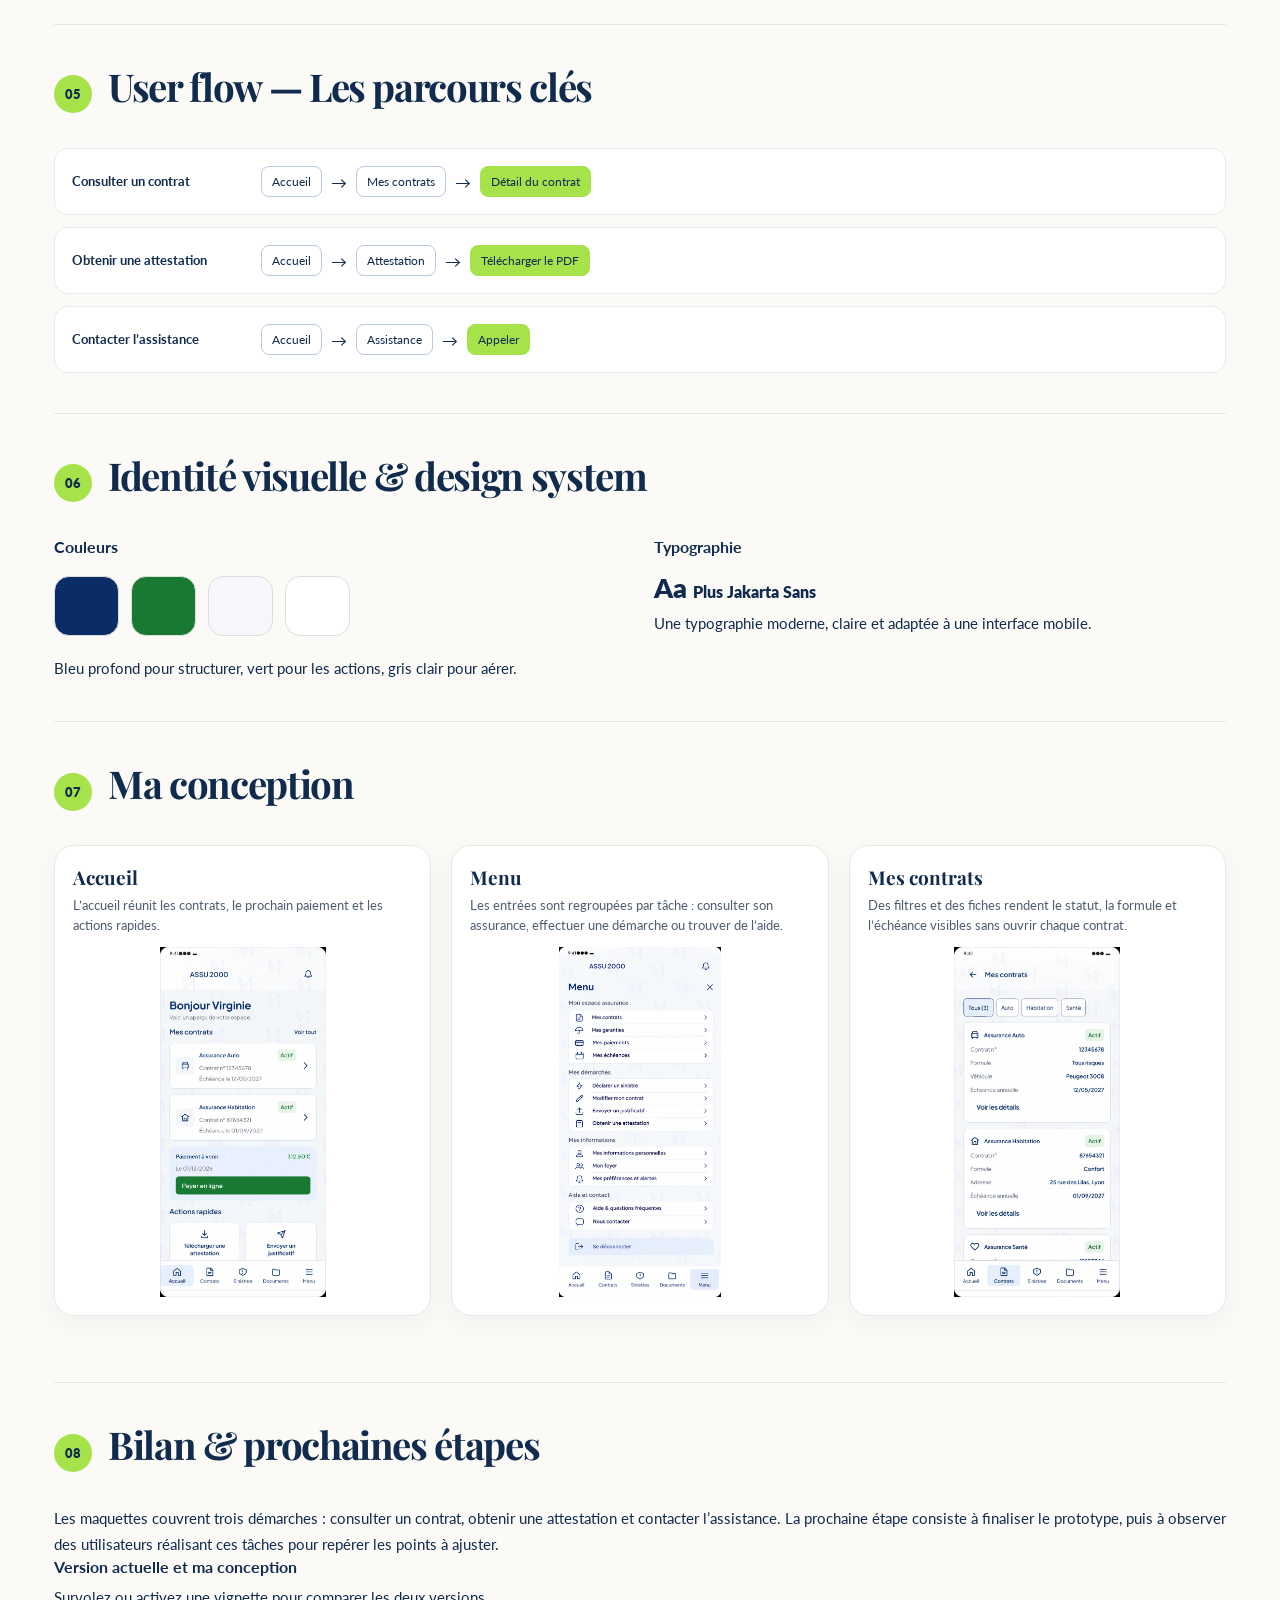
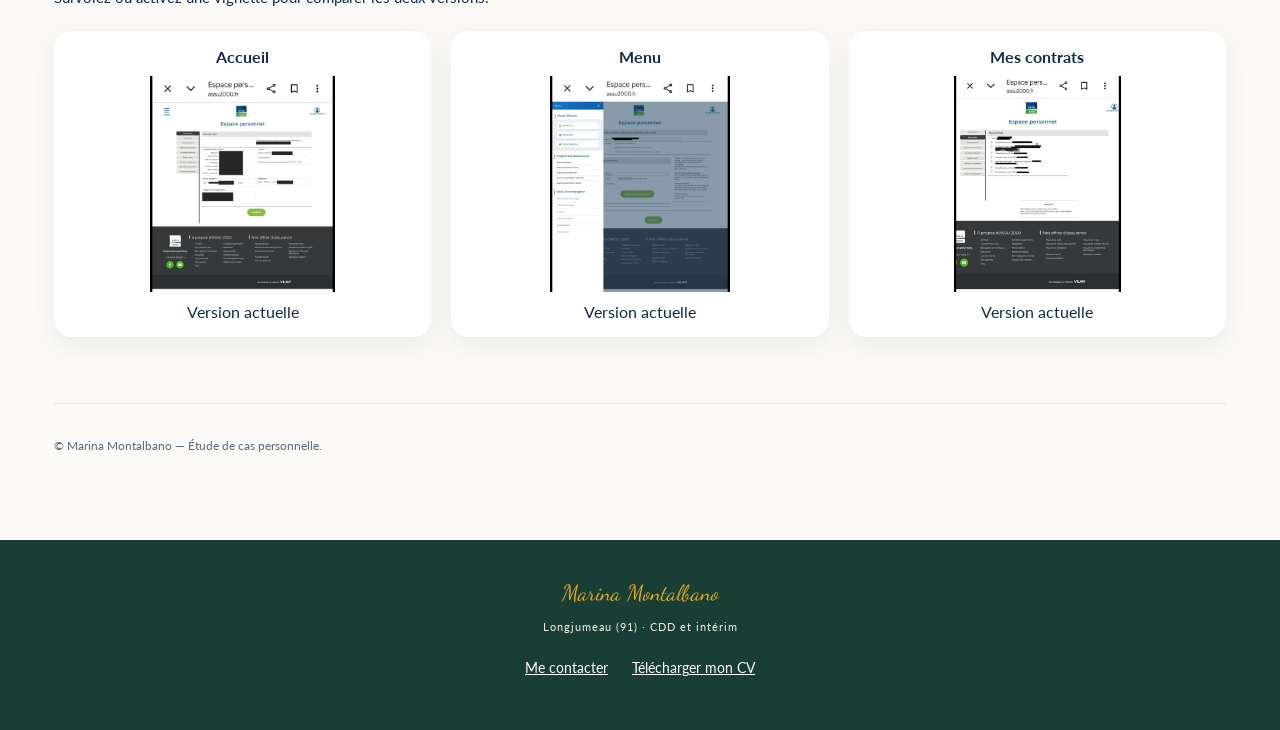
<file: apercu-assu2000.html>
<!DOCTYPE html>
<html lang="fr">
<head>
<meta charset="UTF-8">
<meta name="robots" content="noindex, nofollow">
<meta name="viewport" content="width=device-width, initial-scale=1.0">
<title>Aperçu — ASSU 2000 — Marina Montalbano</title>
<meta name="description" content="Étude de cas UX/UI de la refonte conceptuelle mobile ASSU 2000 : analyse, profils, architecture de l’information, parcours et solution.">
<link rel="canonical" href="https://marina-montalbano.fr/projets.html">
<meta property="og:type" content="website">
<meta property="og:locale" content="fr_FR">
<meta property="og:site_name" content="Marina Montalbano">
<meta property="og:title" content="ASSU 2000 — Aperçu de la refonte UX/UI — Marina Montalbano">
<meta property="og:description" content="Découvrez ma refonte personnelle de l’espace client ASSU 2000 : comparaison entre l’interface actuelle et ma conception sur mobile et explication de mes choix de conception UX/UI.">
<meta property="og:url" content="https://marina-montalbano.fr/projets.html">
<link href="https://fonts.googleapis.com/css2?family=Dancing+Script:wght@400;700&family=Playfair+Display:ital,wght@0,400;0,600;0,700;1,400;1,600&family=Lato:ital,wght@0,100;0,300;0,400;0,700;1,300;1,400&family=Josefin+Sans:wght@100;200;300;400&display=swap" rel="stylesheet">
<style>
*, *::before, *::after { box-sizing: border-box; margin: 0; padding: 0; }
:root {
  --cream:  #f5f0e8;
  --blue:   #1a1aff;
  --blue2:  #0404B8;
  --navy:   #0b1f4a;
  --white:  #ffffff;
  --muted:  #5a6a8a;
  --text-scale: 1;
}
html { scroll-behavior: scroll; }
@media (prefers-reduced-motion: no-preference) { html { scroll-behavior: smooth; } }
body { font-family: 'Lato', sans-serif; background: var(--cream); color: var(--navy); overflow-x: hidden; }

/* ══ RESPECT DE "PRÉFÉRER LE MOUVEMENT RÉDUIT" (WCAG 2.3.3) ══ */
@media (prefers-reduced-motion: reduce) {
  .nav-links a:hover, .nav-links a:focus-visible { animation: none !important; }
  .nav-cv { animation: none !important; }
  .hero-eyebrow, .hero h1, .hero-divider, .hero-para, .hero-badges,
  .hero-ctas, .hero-sig-wrap { animation: none !important; opacity: 1 !important; }
  .nav-card:hover, .btn:hover, .btn-outline-navy:hover, .btn-outline-gold:hover,
  .footer-social a:hover { transform: none !important; }
}

/* ══ ACCESSIBILITÉ — focus clavier visible partout ══ */
a:focus-visible, button:focus-visible, .nav-card:focus-visible,
.mm-item:focus-visible, .lang-btn:focus-visible, .a11y-toggle:focus-visible,
.a11y-panel button:focus-visible, .hamburger:focus-visible {
  outline: 2.5px solid var(--blue);
  outline-offset: 3px;
  border-radius: 2px;
}

/* ══ SKIP LINK ══ */
.skip-link {
  position: absolute; left: -9999px; top: 0; z-index: 1000;
  background: var(--navy); color: var(--white);
  padding: 14px 22px; font-size: calc(13px * var(--text-scale));
  font-weight: 700; text-decoration: none; letter-spacing: 0.5px;
}
.skip-link:focus { left: 12px; top: 12px; }

/* ══ MODE CONTRASTE ÉLEVÉ (fond noir / jaune vif) ══ */
body.high-contrast {
  background: #000 !important; color: #fff !important;
  --cream: #000000; --white: #000000; --navy: #ffffff; --blue: #ffffff; --blue2: #ffffff;
  --gold: #FFDD00; --gold2: #FFDD00; --gold-text: #FFDD00; --muted: #ffffff;
}
body.high-contrast section, body.high-contrast nav, body.high-contrast footer,
body.high-contrast .mobile-menu-overlay, body.high-contrast .hero,
body.high-contrast #apporte { background: #000 !important; }
body.high-contrast .nav-card, body.high-contrast .hero-quote,
body.high-contrast .a11y-panel, body.high-contrast .a11y-panel-mobile { background: #000 !important; }
body.high-contrast p, body.high-contrast span, body.high-contrast li,
body.high-contrast .nav-card-desc, body.high-contrast .apporte-item p,
body.high-contrast .footer-copy { color: #ffffff !important; }
body.high-contrast h1, body.high-contrast h2, body.high-contrast h3 { color: #ffffff !important; }
body.high-contrast .nav-card, body.high-contrast .hero-quote,
body.high-contrast .btn-outline-navy, body.high-contrast .btn-outline-gold,
body.high-contrast .footer-social a, body.high-contrast .a11y-toggle,
body.high-contrast .a11y-panel, body.high-contrast .a11y-panel-mobile,
body.high-contrast .a11y-step-btn, body.high-contrast .a11y-step-value {
  border-color: #FFDD00 !important; border-width: 2px !important; color: #FFDD00 !important;
}
body.high-contrast .btn {
  background: #FFDD00 !important; color: #000 !important; border-color: #FFDD00 !important;
}
body.high-contrast .btn:hover { background: #fff !important; }
body.high-contrast .btn-outline-navy:hover, body.high-contrast .btn-outline-gold:hover { background: rgba(255,221,0,0.12) !important; }
body.high-contrast .hero-badge svg, body.high-contrast .apporte-item svg,
body.high-contrast .nav-card-icon svg, body.high-contrast .nav-card-arrow,
body.high-contrast .footer-social svg { color: #FFDD00 !important; }
body.high-contrast .nav-card-icon { background: rgba(255,221,0,0.12) !important; }
body.high-contrast .nav-links a, body.high-contrast .nav-logo,
body.high-contrast .mm-logo, body.high-contrast .hero-sig,
body.high-contrast .footer-name { color: #ffffff !important; }
body.high-contrast .nav-links a { text-decoration: underline; text-underline-offset: 3px; }
body.high-contrast .nav-cv { background: #FFDD00 !important; color: #000 !important; }
body.high-contrast .hero-divider, body.high-contrast .hero-sig-underline,
body.high-contrast .nav-cards-divider { background: #FFDD00 !important; }
body.high-contrast a:focus-visible, body.high-contrast button:focus-visible { outline-color: #FFDD00 !important; }
body.high-contrast .toggle-switch { background: #333 !important; }
body.high-contrast .toggle-switch.active { background: #FFDD00 !important; }
body.high-contrast .toggle-switch.active .toggle-knob { background: #000 !important; }

/* ══ LIENS SOULIGNÉS ══ */
body.underline-links a:not(.btn):not(.btn-outline-navy):not(.btn-outline-gold):not(.nav-cv):not(.nav-card):not(.skip-link) {
  text-decoration: underline; text-underline-offset: 3px;
}
body.underline-links .nav-card { box-shadow: inset 0 -2px 0 var(--gold2); }

/* ══ NAV ══ */
nav {
  position: fixed; top: 0; left: 0; right: 0; z-index: 100;
  display: flex; justify-content: space-between; align-items: center;
  padding: 16px 60px;
  background: rgba(245,240,232,0.96); backdrop-filter: blur(10px);
  border-bottom: 1px solid color-mix(in srgb, var(--signature-gold) 20%, transparent);
}
.nav-logo { font-family: 'Josefin Sans', sans-serif; font-size: calc(13px * var(--text-scale)); font-weight: 200; letter-spacing: 4px; text-transform: uppercase; color: var(--blue); text-decoration: none; white-space: nowrap; flex-shrink: 0; }
.nav-links { display: flex; gap: 32px; list-style: none; align-items: center; }
.nav-mobile-only { display: none; }
.nav-links a { font-size: calc(10px * var(--text-scale)); font-weight: 700; letter-spacing: 2.5px; text-transform: uppercase; color: var(--navy); text-decoration: none; transition: all 0.3s; }
.nav-links a:hover, .nav-links a:focus-visible { color: var(--gold-text); animation: goldBlink 1s ease infinite; }
@keyframes goldBlink { 0%,100%{opacity:1;color:var(--gold-text)} 50%{opacity:0.85;color:var(--gold2)} }
.nav-cv { padding: 10px 20px !important; color: var(--navy) !important; font-weight: 700 !important; font-size: calc(11px * var(--text-scale)) !important; letter-spacing: 1.5px !important; white-space: nowrap !important; text-decoration: none; animation: navCvPulse 2.5s ease-in-out infinite !important; }
@keyframes navCvPulse {
  0%, 100% { background: var(--gold); box-shadow: 0 0 0 0 rgba(11,31,74,0); }
  50%      { background: var(--gold); box-shadow: 0 0 10px 3px rgba(11,31,74,0.5); }
}
.nav-cv:hover { animation: none !important; background: var(--gold2) !important; box-shadow: none !important; }
.lang-switcher { display: flex; gap: 4px; align-items: center; }
.lang-btn { background: none; border: none; padding: 6px; border-radius: 4px; font-size: calc(20px * var(--text-scale)); cursor: pointer; opacity: 0.35; filter: grayscale(80%); transition: all 0.3s; }
.lang-btn:hover, .lang-btn.active { opacity: 1; filter: grayscale(0%); transform: scale(1.15); }

/* ══ MENU "Aa" — ACCESSIBILITÉ ══ */
.a11y-menu { position: relative; margin-left: 8px; }
.a11y-toggle {
  background: transparent; border: 1px solid rgba(11,31,74,0.25); border-radius: 4px;
  padding: 6px 11px; font-family: 'Playfair Display', serif;
  font-size: calc(13px * var(--text-scale)); font-weight: 700; color: var(--navy);
  cursor: pointer; transition: all 0.25s; line-height: 1;
}
.a11y-toggle:hover { border-color: var(--gold2); color: var(--gold-text); }
.a11y-panel {
  position: absolute; top: calc(100% + 10px); right: 0; z-index: 150;
  background: var(--white); border: 1px solid rgba(11,31,74,0.12);
  box-shadow: 0 14px 34px rgba(11,31,74,0.14);
  padding: 18px 20px; width: 232px;
}
.a11y-row { margin-bottom: 16px; }
.a11y-row-label { display: block; font-size: calc(10.5px * var(--text-scale)); font-weight: 700; letter-spacing: 0.5px; color: var(--navy); margin-bottom: 10px; }
.a11y-stepper { display: flex; align-items: center; justify-content: space-between; gap: 10px; }
.a11y-step-btn {
  width: 28px; height: 28px; border: 1px solid rgba(11,31,74,0.25); background: var(--cream);
  color: var(--navy); font-weight: 700; font-size: 16px; line-height: 1; cursor: pointer;
  border-radius: 4px; display: flex; align-items: center; justify-content: center; transition: all 0.25s;
}
.a11y-step-btn:hover { border-color: var(--gold2); color: var(--gold-text); }
.a11y-step-value { font-weight: 700; font-size: calc(13px * var(--text-scale)); min-width: 42px; text-align: center; color: var(--navy); }
.a11y-switch-row {
  display: flex; align-items: center; justify-content: space-between;
  font-size: calc(12.5px * var(--text-scale)); font-weight: 400; color: var(--navy);
  padding: 10px 0; border-top: 1px solid rgba(11,31,74,0.08); cursor: pointer;
}
.a11y-switch-row input[type="checkbox"] {
  appearance: none; -webkit-appearance: none; width: 38px; height: 22px; border-radius: 11px;
  background: rgba(11,31,74,0.25); position: relative; cursor: pointer; transition: background 0.25s; flex-shrink: 0;
}
.a11y-switch-row input[type="checkbox"]::before {
  content: ''; position: absolute; top: 2px; left: 2px; width: 18px; height: 18px;
  background: #fff; border-radius: 50%; transition: transform 0.25s; box-shadow: 0 1px 3px rgba(0,0,0,0.3);
}
.a11y-switch-row input[type="checkbox"]:checked { background: var(--gold2); }
.a11y-switch-row input[type="checkbox"]:checked::before { transform: translateX(16px); }

/* ══ POLICE DYSLEXIE ══ */
body.dyslexic-font, body.dyslexic-font * {
  font-family: Verdana, 'Comic Sans MS', sans-serif !important;
  letter-spacing: 0.035em !important; word-spacing: 0.12em !important; line-height: 1.75 !important;
}

@media(max-width:1024px) and (min-width:769px){
  nav { padding: 14px 28px; }
  .nav-links { gap: 20px; }
}

/* ══ HERO ══ */
.hero {
  min-height: auto; display: flex; flex-direction: column;
  padding: 150px 60px 70px; background: var(--cream); position: relative;
  max-width: 1180px; margin: 0 auto;
}
.hero-eyebrow { font-size: calc(10px * var(--text-scale)); font-weight: 700; letter-spacing: 5px; text-transform: uppercase; color: var(--gold-text); margin-bottom: 24px; opacity: 0; animation: fadeUp 0.8s 0.2s ease forwards; }
.hero-grid { display: grid; grid-template-columns: 1.15fr 0.85fr; gap: 40px; align-items: start; }
.hero h1 { font-family: 'Playfair Display', serif; font-size: calc(clamp(34px, 4.6vw, 58px) * var(--text-scale)); font-weight: 700; color: var(--blue); line-height: 1.2; margin-bottom: 24px; opacity: 0; animation: fadeUp 0.8s 0.4s ease forwards; }
.hero-divider { width: 220px; height: 2px; background: var(--gold); margin-bottom: 32px; opacity: 0; animation: fadeUp 0.8s 0.5s ease forwards; }
.hero-para { font-size: calc(16px * var(--text-scale)); font-weight: 300; line-height: 1.9; color: var(--navy); max-width: 480px; margin-bottom: 36px; opacity: 0; animation: fadeUp 0.8s 0.6s ease forwards; }
.hero-badges { display: flex; flex-wrap: wrap; gap: 26px; margin-bottom: 44px; opacity: 0; animation: fadeUp 0.8s 0.7s ease forwards; }
.hero-badge { display: flex; align-items: center; gap: 9px; font-size: calc(13px * var(--text-scale)); font-weight: 400; color: var(--navy); }
.hero-badge svg { width: 17px; height: 17px; color: var(--gold2); flex-shrink: 0; }
.hero-ctas { display: flex; flex-wrap: wrap; gap: 14px; opacity: 0; animation: fadeUp 0.8s 0.8s ease forwards; }
.hero-sig-wrap { display: flex; flex-direction: column; align-items: center; padding-top: 8px; opacity: 0; animation: fadeUp 0.8s 0.5s ease forwards; }
.hero-sig { font-family: 'Dancing Script', cursive; font-size: calc(clamp(30px, 3.4vw, 46px) * var(--text-scale)); color: var(--blue2); margin-bottom: 4px; text-align: center; }
.hero-sig-underline { width: 180px; height: 2px; background: var(--gold); margin-bottom: 30px; }
.hero-quote { background: var(--white); border: 1px solid rgba(11,31,74,0.06); padding: 34px 32px; position: relative; width: 100%; }
.hero-quote-mark { font-family: 'Playfair Display', serif; font-size: calc(40px * var(--text-scale)); color: var(--gold-text); line-height: 1; margin-bottom: 8px; }
.hero-quote p { font-size: calc(17px * var(--text-scale)); font-weight: 300; font-style: italic; color: var(--navy); line-height: 1.7; }
@keyframes fadeUp { from{opacity:0;transform:translateY(20px)} to{opacity:1;transform:translateY(0)} }

.btn { display: inline-flex; align-items: center; justify-content: center; gap: 8px; padding: 15px 30px; background: var(--gold); color: var(--navy); font-size: calc(11px * var(--text-scale)); font-weight: 700; letter-spacing: 1.5px; text-transform: uppercase; text-decoration: none; transition: all 0.3s; border: 1px solid var(--gold); }
.btn:hover { background: var(--gold2); border-color: var(--gold2); transform: translateY(-2px); }
.btn-outline-navy { display: inline-flex; align-items: center; justify-content: center; gap: 8px; padding: 15px 30px; background: transparent; color: var(--navy); font-size: calc(11px * var(--text-scale)); font-weight: 700; letter-spacing: 1.5px; text-transform: uppercase; text-decoration: none; border: 1px solid rgba(11,31,74,0.35); transition: all 0.3s; }
.btn-outline-navy:hover { background: rgba(11,31,74,0.05); transform: translateY(-2px); }
.btn-outline-gold { display: inline-flex; align-items: center; justify-content: center; gap: 8px; padding: 15px 30px; background: transparent; color: var(--gold-text); font-size: calc(11px * var(--text-scale)); font-weight: 700; letter-spacing: 1.5px; text-transform: uppercase; text-decoration: none; border: 1px solid color-mix(in srgb, var(--signature-gold) 50%, transparent); transition: all 0.3s; }
.btn-outline-gold:hover { background: color-mix(in srgb, var(--signature-gold) 8%, transparent); transform: translateY(-2px); }
.btn svg, .btn-outline-navy svg, .btn-outline-gold svg { width: 15px; height: 15px; }

/* ══ NAVIGUEZ SELON VOS INTÉRÊTS ══ */
#naviguez { padding: 70px 60px 90px; max-width: 1180px; margin: 0 auto; }
.nav-cards-eyebrow { text-align: center; font-size: calc(10px * var(--text-scale)); font-weight: 700; letter-spacing: 4px; text-transform: uppercase; color: var(--gold-text); margin-bottom: 14px; }
.nav-cards-divider { width: 48px; height: 2px; background: var(--gold); margin: 0 auto 48px; }
.nav-cards-grid { display: grid; grid-template-columns: repeat(4, 1fr); gap: 20px; }
.nav-card { background: var(--white); border: 1px solid rgba(11,31,74,0.07); padding: 32px 26px; display: flex; flex-direction: column; text-decoration: none; color: inherit; transition: all 0.3s; }
.nav-card:hover { transform: translateY(-4px); box-shadow: 0 14px 34px rgba(11,31,74,0.09); border-color: color-mix(in srgb, var(--signature-gold) 35%, transparent); }
.nav-card-icon { width: 52px; height: 52px; border-radius: 50%; background: color-mix(in srgb, var(--signature-gold) 12%, transparent); display: flex; align-items: center; justify-content: center; margin-bottom: 22px; }
.nav-card-icon svg { width: 24px; height: 24px; color: var(--gold2); }
.nav-card-title { font-size: calc(11px * var(--text-scale)); font-weight: 700; letter-spacing: 1.5px; text-transform: uppercase; color: var(--blue); margin-bottom: 14px; }
.nav-card-desc { font-size: calc(13.5px * var(--text-scale)); font-weight: 300; color: var(--navy); line-height: 1.75; flex-grow: 1; margin-bottom: 20px; }
.nav-card-arrow { font-size: calc(18px * var(--text-scale)); color: var(--blue); transition: transform 0.3s; }
.nav-card:hover .nav-card-arrow { transform: translateX(6px); }

/* ══ CE QUE MA RECONVERSION M'APPORTE ══ */
#apporte { background: color-mix(in srgb, var(--signature-gold) 8%, transparent); padding: 70px 60px; }
.apporte-inner { max-width: 1000px; margin: 0 auto; }
.apporte-eyebrow { text-align: center; font-size: calc(11px * var(--text-scale)); font-weight: 700; letter-spacing: 3px; text-transform: uppercase; color: var(--gold-text); margin-bottom: 44px; }
.apporte-grid { display: grid; grid-template-columns: repeat(3, 1fr); gap: 36px; }
.apporte-item { display: flex; gap: 18px; align-items: flex-start; }
.apporte-item svg { width: 30px; height: 30px; color: var(--gold2); flex-shrink: 0; margin-top: 2px; }
.apporte-item h3 { font-family: 'Playfair Display', serif; font-size: calc(17px * var(--text-scale)); font-weight: 600; color: var(--blue); margin-bottom: 8px; }
.apporte-item p { font-size: calc(13.5px * var(--text-scale)); font-weight: 300; color: var(--navy); line-height: 1.75; }

/* ══ BANDEAU EXPLICATIF — MODE CONTRASTE ÉLEVÉ ══ */
.hc-sidebar {
  display: none;
  position: fixed; top: 0; left: 0; bottom: 0; width: 230px; z-index: 250;
  background: #000; border-right: 2px solid #FFDD00; color: #fff;
  padding: 24px 20px; overflow-y: auto; font-size: 12.5px; line-height: 1.7;
}
body.high-contrast .hc-sidebar.active { display: block; }
.hc-sidebar-title { color: #FFDD00; font-weight: 700; font-size: 13px; letter-spacing: 0.5px; margin-bottom: 14px; display: flex; justify-content: space-between; align-items: flex-start; gap: 10px; }
.hc-sidebar-close { background: none; border: 1px solid #FFDD00; color: #FFDD00; width: 26px; height: 26px; flex-shrink: 0; cursor: pointer; font-size: 14px; border-radius: 3px; }
.hc-sidebar p { color: rgba(255,255,255,0.85); font-weight: 300; margin-bottom: 20px; }
.hc-sidebar-controls { border: 2px solid #FFDD00; padding: 14px; margin-bottom: 20px; }
.hc-sidebar-controls .a11y-switch-row, .hc-sidebar-controls .a11y-row { font-size: 12px; padding: 8px 0; border-color: rgba(255,221,0,0.3); }
.hc-sidebar-controls .a11y-switch-row span, .hc-sidebar-controls .a11y-row-label { color: #fff; }
.hc-sidebar-controls .a11y-step-value { color: #FFDD00; }
.hc-sidebar-note { color: rgba(255,255,255,0.6); font-size: 11.5px; display: flex; align-items: flex-start; gap: 8px; }
.hc-sidebar-note svg { width: 20px; height: 20px; flex-shrink: 0; color: #FFDD00; }
@media(max-width:1024px){ .hc-sidebar { display: none !important; } }

@media(min-width:1025px){
  body.high-contrast.hc-sidebar-open nav { left: 230px; }
  body.high-contrast.hc-sidebar-open > section,
  body.high-contrast.hc-sidebar-open > footer,
  body.high-contrast.hc-sidebar-open > .a11y-statement-bar { margin-left: 230px; }
}

/* ══ BARRE D'ENGAGEMENT ACCESSIBILITÉ ══ */
.a11y-statement-bar {
  background: #0a1730; color: rgba(255,255,255,0.6);
  display: flex; justify-content: center; flex-wrap: wrap; gap: 6px 40px;
  padding: 12px 24px; font-size: 11.5px; font-weight: 300;
}
.a11y-statement-bar span { display: inline-flex; align-items: center; gap: 8px; }
.a11y-statement-bar svg { width: 15px; height: 15px; flex-shrink: 0; color: var(--gold); }
body.high-contrast .a11y-statement-bar { background: #000; color: #fff; border-top: 1px solid #FFDD00; }
body.high-contrast .a11y-statement-bar svg { color: #FFDD00; }
@media(max-width:768px){
  .a11y-statement-bar { flex-direction: column; align-items: center; text-align: center; padding: 14px 20px; gap: 8px; }
}

/* ══ FOOTER ══ */
footer { background: var(--navy); padding: 40px 60px; display: flex; flex-direction: column; align-items: center; gap: 14px; text-align: center; }
.footer-name { font-family: 'Dancing Script', cursive; font-size: calc(22px * var(--text-scale)); color: var(--gold); }
.footer-copy { font-size: calc(11px * var(--text-scale)); color: rgba(255,255,255,0.45); letter-spacing: 1px; }
.footer-social { display: flex; gap: 14px; }
.footer-social a { width: 40px; height: 40px; border-radius: 50%; border: 1px solid color-mix(in srgb, var(--signature-gold) 35%, transparent); display: flex; align-items: center; justify-content: center; color: var(--gold); text-decoration: none; transition: all 0.3s; }
.footer-social a:hover { background: color-mix(in srgb, var(--signature-gold) 15%, transparent); transform: translateY(-2px); }
.footer-social svg { width: 16px; height: 16px; }

/* ══ MENU MOBILE PLEIN ÉCRAN (partagé avec les autres pages) ══ */
.mobile-menu-overlay { display: none; }
.mobile-menu-overlay.open { display: flex; }

/* ══ RESPONSIVE MOBILE ══ */
@media(max-width:1024px){
  .hero-grid { grid-template-columns: 1fr; }
  .hero-sig-wrap { align-items: flex-start; }
  .hero-sig { text-align: left; }
  .hero-sig-underline { margin-left: 0; }
  .nav-cards-grid { grid-template-columns: repeat(2, 1fr); }
  .apporte-grid { grid-template-columns: 1fr; gap: 28px; }
}

@media(max-width:768px){
  nav { padding: 14px 20px; flex-direction: row; position: relative; }
  .nav-logo { font-size: calc(11px * var(--text-scale)); letter-spacing: 3px; }
  .nav-links { display: none; }

  .mobile-menu-overlay {
    position: fixed; inset: 0; z-index: 300;
    background: var(--cream);
    flex-direction: column;
    padding: 22px 26px 32px;
    overflow-y: auto;
  }
  .mm-header { display: flex; justify-content: space-between; align-items: center; padding-bottom: 8px; }
  .mm-logo { font-family: 'Josefin Sans', sans-serif; font-size: calc(12px * var(--text-scale)); font-weight: 300; letter-spacing: 3px; text-transform: uppercase; color: var(--blue); }
  .mm-close { background: none; border: none; font-size: calc(24px * var(--text-scale)); color: var(--navy); cursor: pointer; line-height: 1; padding: 12px; width: 44px; height: 44px; }
  .mm-list { list-style: none; margin-top: 8px; }
  .mm-list li { border-bottom: 1px solid rgba(11,31,74,0.08); }
  .mm-item { display: flex; align-items: center; gap: 22px; padding: 22px 4px; text-decoration: none; color: var(--navy); font-size: calc(17px * var(--text-scale)); font-weight: 400; transition: color 0.25s; }
  .mm-item svg { width: 25px; height: 25px; flex-shrink: 0; }
  .mm-item.active { color: var(--gold-text); }
  .mm-item.active svg { stroke: var(--gold-text); }
  .mm-item:active { opacity: 0.6; }
  .mm-lang { display: flex; gap: 30px; margin-top: 30px; padding-top: 4px; }
  .mm-a11y { margin-top: 20px; border-top: 1px solid rgba(11,31,74,0.08); padding-top: 20px; }
  .mm-a11y .a11y-toggle { display: flex; align-items: center; gap: 10px; width: 100%; padding: 10px 4px; font-size: calc(15px * var(--text-scale)); border: none; }
  .mm-a11y .a11y-toggle span { font-family: 'Lato', sans-serif; font-weight: 700; font-size: calc(13px * var(--text-scale)); letter-spacing: 1px; text-transform: uppercase; }
  .a11y-panel-mobile { position: static; width: 100%; box-shadow: none; border: none; background: rgba(11,31,74,0.03); margin-top: 8px; padding: 16px; }
  .mm-lang button { background: none; border: none; display: flex; align-items: center; gap: 6px; font-size: calc(13px * var(--text-scale)); font-weight: 700; letter-spacing: 1px; color: var(--navy); cursor: pointer; padding: 6px 0; opacity: 0.5; }
  .mm-lang button.active { opacity: 1; color: var(--gold2); }
  .mm-lang .flag { font-size: calc(20px * var(--text-scale)); }

  .hamburger { display: flex !important; position: absolute; right: 14px; top: 10px; flex-direction: column; justify-content: center; align-items: center; gap: 5px; cursor: pointer; padding: 11px; background: none; border: none; width: 44px; height: 44px; }
  .hamburger span { display: block; width: 24px; height: 2px; background: var(--navy); transition: all 0.3s; }

  .hero { padding: 96px 22px 50px; }
  .hero-quote { margin-top: 30px; }
  .hero-ctas { flex-direction: column; }
  .hero-ctas a { width: 100%; }

  #naviguez { padding: 50px 20px 60px; }
  .nav-cards-grid { grid-template-columns: 1fr; }

  #apporte { padding: 50px 20px; }

  footer { padding: 30px 20px; }
}
.portfolio{max-width:1120px;margin:auto;padding:140px 32px 64px}.portfolio section{padding:48px 0}.portfolio h1,.portfolio h2,.portfolio h3{font-family:'Playfair Display',serif;color:var(--blue)}.portfolio h1{font-size:clamp(32px,4.5vw,56px);line-height:1.2;margin:20px 0}.portfolio h2{font-size:calc(30px * var(--text-scale));margin-bottom:20px}.portfolio h3{font-size:calc(21px * var(--text-scale));margin:14px 0}.portfolio p{font-size:calc(16px * var(--text-scale));line-height:1.8;max-width:780px}.portfolio .lead{font-size:calc(20px * var(--text-scale))}.portfolio .eyebrow{font-size:12px;text-transform:uppercase;letter-spacing:2px;color:var(--gold-text);font-weight:700}.portfolio .project-note{font-size:calc(13px * var(--text-scale));margin-top:22px;color:var(--muted)}.comparison{display:grid;grid-template-columns:1fr 1fr;gap:28px;margin-top:32px;align-items:start}.comparison figure{min-width:0;background:var(--white);padding:20px;border:1px solid #d5dbe5}.comparison figcaption{display:flex;flex-direction:column;gap:6px;margin-bottom:24px}.comparison strong{font-family:'Playfair Display',serif;font-size:26px;color:var(--blue)}.comparison figcaption span{font-size:14px;color:var(--muted)}.comparison img{display:block;max-width:100%;width:auto;height:auto;max-height:720px;margin:auto}.choices{display:grid;grid-template-columns:repeat(3,1fr);gap:24px}.choices article{padding:24px;background:var(--white);border-top:2px solid var(--gold)}.number{color:var(--gold-text);font-weight:700}.portfolio .study-access{border-top:1px solid var(--gold);padding-bottom:0}.study-access .btn{margin-top:24px}body.high-contrast.hc-sidebar-open .portfolio{margin-left:230px}@media(max-width:768px){.portfolio{padding:40px 20px}.comparison,.choices{grid-template-columns:1fr}.portfolio section{padding:32px 0}.comparison img{max-height:none}.comparison figure{padding:16px}body.high-contrast.hc-sidebar-open .portfolio{margin-left:0}}

/* Étude de cas ASSU 2000 — remplace intégralement l'ancien aperçu */
body{background:#fff}
.case-study{max-width:1190px;margin:0 auto;padding:120px 28px 72px;color:#0a2d68;font-family:Lato,Arial,sans-serif}
.case-study *{box-sizing:border-box}
.case-study h1,.case-study h2,.case-study h3{color:#09276f}
.case-study h1{font:700 clamp(36px,5vw,62px)/1.1 'Playfair Display',serif;letter-spacing:-.035em}
.case-study h2{font:700 clamp(23px,2.6vw,34px)/1.2 'Playfair Display',serif;margin:0 0 15px}
.case-study h3{font-size:16px;margin:0 0 9px}
.case-study p,.case-study li{font-size:15px;line-height:1.65}
.case-study .intro-tag{font-size:11px;letter-spacing:2px;font-weight:800;text-transform:uppercase;margin:0 0 18px}
.case-study .context-band{display:grid;grid-template-columns:1.05fr repeat(3,1fr);gap:12px;padding:24px;background:#f5f7fa;border:1px solid #e9edf3;border-radius:18px;margin-bottom:46px}
.case-study .context-band article{padding:10px 15px;border-left:1px solid #dce2eb}
.case-study .context-band article:first-child{border:0}
.case-study .context-band strong{font-size:17px;color:#0a2d68}
.case-study .context-band p{font-size:13px;margin:5px 0 0}
.case-study .brand-chip{display:inline-block;background:linear-gradient(#074694 0 50%,#2ba745 50%);border-radius:8px;color:white;padding:8px 11px;margin-bottom:9px;font-weight:800}
.case-study .hero-case{display:grid;grid-template-columns:1fr 1fr;gap:42px;align-items:center;margin-bottom:35px}
.case-study .hero-case p{max-width:550px;font-size:18px}
.case-study .pill-row{display:flex;flex-wrap:wrap;gap:9px;margin:24px 0}
.case-study .pill{font-size:12px;padding:9px 14px;border:1px solid #e4eaf0;background:#f8f9fb;border-radius:30px}
.case-study .hero-screen{max-width:300px;margin:auto;filter:drop-shadow(0 16px 20px #102a4b22)}
.case-study .hero-screen img{display:block;width:100%;height:auto;border:5px solid #171a20;border-radius:30px}
.case-study .block{padding:30px 0;border-bottom:1px solid #e5eaf0;position:relative}
.case-study .section-heading{display:flex;align-items:baseline;gap:14px;margin-bottom:20px}
.case-study .index{display:inline-grid;place-items:center;background:#268e3e;color:white;border-radius:24px;padding:6px 12px;font-weight:800;font-size:13px;flex:none}
.case-study .split{display:grid;grid-template-columns:1fr 1.15fr;gap:30px;align-items:center}
.case-study .current-shot{background:#f8f9fb;padding:16px;border-radius:14px;max-width:580px}
.case-study .current-shot img{display:block;width:100%;height:auto}
.case-study .findings{display:grid;gap:10px}
.case-study .finding{background:#f2f5fa;border-radius:10px;padding:12px 16px;font-size:14px}
.case-study .two-cols{display:grid;grid-template-columns:1fr 1fr;gap:20px}
.case-study .goal-card{border:1px solid #e5ebf0;padding:20px;border-radius:14px;background:#fcfdfd}
.case-study .goal-card h3{background:#eef8ef;color:#17672c;padding:10px 13px;border-radius:9px}
.case-study .goal-card.blue h3{background:#ecf3ff;color:#123a86}
.case-study ul{padding-left:22px}
.case-study li::marker{color:#298b41}
.case-study .profiles{display:grid;grid-template-columns:repeat(4,1fr);gap:14px}
.case-study .profile{background:#fff;border:1px solid #e3e9f1;border-radius:16px;text-align:center;padding:20px 13px}
.case-study .avatar{display:grid;place-items:center;margin:0 auto 12px;width:50px;height:50px;border-radius:50%;background:#e8f2ff;font-size:24px}
.case-study .profile:nth-child(1) .avatar,.case-study .profile:nth-child(4) .avatar{background:#ffe4ee}
.case-study .profile h3{font-size:17px}
.case-study .profile .desc{font-size:12px;font-weight:700;background:#ecf8ed;color:#24743a;display:block;border-radius:20px;padding:7px;margin:12px 0}
.case-study .profile p{font-size:13px}
.case-study .muted-note{font-size:12px;color:#58687e;margin-top:14px;font-style:italic}
.case-study .sitemap{display:grid;grid-template-columns:repeat(5,1fr);gap:12px;margin-top:18px}
.case-study .sitemap article{background:#f8fafc;border:1px solid #e6ebf2;border-radius:13px;padding:16px 12px}
.case-study .sitemap h3{font-size:15px;background:#e7f4eb;padding:8px;border-radius:7px;text-align:center}
.case-study .sitemap article:nth-child(2) h3{background:#ffecee}
.case-study .sitemap article:nth-child(3) h3{background:#eaf1ff}
.case-study .sitemap article:nth-child(4) h3{background:#fff1d6}
.case-study .sitemap article:nth-child(5) h3{background:#f2eafe}
.case-study .sitemap li{font-size:12px}
.case-study .flow-list{display:grid;gap:12px}
.case-study .flow-line{display:flex;align-items:center;flex-wrap:wrap;gap:9px;background:#f8fafc;padding:13px;border-radius:10px}
.case-study .flow-line strong{min-width:180px;font-size:13px}
.case-study .flow-line span{border:1px solid #b9c9e4;padding:7px 10px;border-radius:8px;background:white;font-size:12px}
.case-study .flow-line span:last-child{background:#1b873a;color:#fff;border-color:#1b873a}
.case-study .colors{display:flex;gap:12px;margin:20px 0}
.case-study .color{height:60px;width:65px;border-radius:10px;border:1px solid #ddd}
.case-study .design-cols{display:grid;grid-template-columns:1fr 1fr;gap:25px}
.case-study .solution-layout{display:grid;grid-template-columns:260px 1fr;gap:30px;align-items:start}
.case-study .screens{display:flex;align-items:start;gap:20px;overflow-x:auto;padding:12px 8px 25px}
.case-study .screen{flex:0 0 168px;text-align:center}
.case-study .iphone{border:5px solid #171c27;border-radius:26px;background:#fff;aspect-ratio:430/932;overflow:hidden;box-shadow:0 10px 21px #152c4c22;position:relative}
.case-study .iphone:before{content:"";position:absolute;top:7px;left:50%;transform:translateX(-50%);height:12px;width:55px;border-radius:20px;background:#161a24;z-index:2}
.case-study .iphone img{display:block;width:100%;height:100%;object-fit:contain}
.case-study .screen figcaption{font-size:12px;font-weight:700;margin-top:12px}
.case-study .screen-placeholder{height:100%;display:flex;flex-direction:column;gap:13px;padding:44px 10px 15px;text-align:left;font-size:10px;color:#0b326b}
.case-study .screen-placeholder .screen-title{text-align:center;font-weight:800;font-size:12px;border-bottom:1px solid #dae3ee;padding-bottom:10px}
.case-study .screen-placeholder .screen-row{padding:12px 8px;border:1px solid #d9e2ef;border-radius:8px;background:#f7f9fc}
.case-study .screen-placeholder .screen-cta{margin-top:auto;background:#228a3d;color:white;padding:12px 6px;text-align:center;border-radius:7px;font-weight:800}
.case-study .screen small{display:block;font-size:10px;color:#596b82;margin-top:5px}
.case-study .closing{display:grid;grid-template-columns:1.2fr repeat(3,1fr);gap:18px;background:#f6f9fc;padding:25px;border-radius:18px;margin-top:22px}
.case-study .closing strong{font-size:14px}
.case-study .closing p{font-size:12px}
.case-study .watermarked{position:relative;isolation:isolate}
.case-study .watermarked:before{display:none}
body.high-contrast .case-study .watermarked:before{display:none}
.case-study .study-visual{margin:24px 0}
.case-study .study-visual img{display:block;width:100%;height:auto}
.case-study .study-visual figcaption{font-size:14px;margin-top:12px}
.case-study .real-screens{display:grid;grid-template-columns:repeat(2,minmax(0,260px));gap:24px;justify-content:center;margin-top:28px}
.case-study .real-screens img{display:block;width:100%;height:auto}
.case-study .real-screens figcaption{text-align:center;margin-top:12px}
@media(max-width:480px){.case-study .real-screens{grid-template-columns:minmax(0,280px)}}
.case-study .copyright{font-size:12px;color:#5b6a7d;margin-top:20px}
@media(max-width:800px){.case-study{padding:40px 18px}.case-study .context-band{grid-template-columns:1fr 1fr}.case-study .hero-case,.case-study .split,.case-study .design-cols,.case-study .solution-layout{grid-template-columns:1fr}.case-study .profiles{grid-template-columns:1fr 1fr}.case-study .sitemap{grid-template-columns:repeat(2,1fr)}.case-study .closing{grid-template-columns:1fr 1fr}}
@media(max-width:480px){.case-study .context-band,.case-study .profiles,.case-study .two-cols,.case-study .closing{grid-template-columns:1fr}.case-study .sitemap{grid-template-columns:1fr}.case-study .hero-screen{max-width:220px}.case-study h1{font-size:34px}}

.case-study .comparison{margin:36px 0}.case-study .comparison-pair{display:grid;grid-template-columns:repeat(2,minmax(0,1fr));gap:32px;align-items:start}.case-study .comparison-pair figure{margin:0;min-width:0}.case-study .comparison-pair figcaption{font-weight:700;font-size:18px;margin-bottom:16px}.case-study .comparison-pair img{display:block;width:100%;max-width:360px;height:auto;margin:0 auto 14px;object-fit:contain}.case-study .comparison-pair figure>a:last-child{display:block;text-align:center;font-size:14px}.case-study .comparison-note{padding:24px;border:1px solid #dce2ec;border-radius:12px}@media(max-width:600px){.case-study .comparison-pair{grid-template-columns:1fr;gap:28px}}
.case-study .hero-case{display:block}
.case-study .assu-resources{margin:0 0 18px;line-height:1.6}
.case-study .assu-gallery{display:grid;grid-template-columns:repeat(3,minmax(0,1fr));gap:clamp(12px,2vw,28px);margin:20px 0 30px}
.case-study .assu-gallery figure{margin:0;min-width:0;display:flex;flex-direction:column;gap:12px}
.case-study .assu-gallery figure a{display:block;margin-top:auto}
.case-study .assu-gallery figure img{display:block;width:100%;height:clamp(175px,46vh,380px);object-fit:contain}
.case-study .assu-toggle{
  display:grid;min-width:0;padding:0;border:0;background:transparent;
  color:inherit;font:inherit;cursor:pointer;perspective:1000px;
}
.case-study .assu-toggle:focus-visible{outline:3px solid currentColor;outline-offset:4px}
.case-study .assu-stack{
  display:grid;transform-style:preserve-3d;
  transition:transform 800ms ease-in-out;
}
.case-study .assu-toggle[aria-pressed=true] .assu-stack{transform:rotateY(180deg)}
.case-study .assu-face{
  grid-area:1/1;min-width:0;display:grid;gap:10px;justify-items:center;
  padding:12px;border:1px solid currentColor;border-radius:12px;
  -webkit-backface-visibility:hidden;backface-visibility:hidden;
}
.case-study .assu-face:last-child{transform:rotateY(180deg)}
.case-study .assu-face img{display:block;width:100%;height:clamp(135px,24vh,220px);object-fit:contain}
@media(prefers-reduced-motion:reduce){
  .case-study .assu-stack{transition:none}
}
@media(max-width:640px){.case-study .assu-gallery{grid-template-columns:1fr}}

/* Direction visuelle éditoriale — étude de cas ASSU 2000 */
.case-study{--ink:#102b4d;--lime:#a6e34b;--lime-strong:#7fca2c;--paper:#fbfaf7;max-width:none;padding:0 0 84px;background:var(--paper);color:var(--ink);font-family:'Lato',Arial,sans-serif}
.case-study .watermarked{max-width:1240px;margin:0 auto;padding:0 34px}
.case-study h1,.case-study h2,.case-study h3{color:var(--ink)}
.case-study h1,.case-study h2{font-family:'Playfair Display',Georgia,serif;letter-spacing:-.035em}
.case-study h1{font-size:clamp(42px,5.2vw,70px);line-height:1.03;max-width:590px;margin:0 0 20px}
.case-study h2{font-size:clamp(29px,3vw,42px);line-height:1.12;margin:0 0 16px}
.case-study p,.case-study li{font-size:15px;line-height:1.7}
.case-study .hero-case{display:grid;grid-template-columns:.94fr 1.06fr;gap:clamp(32px,6vw,86px);align-items:center;min-height:560px;margin:0 calc((min(100vw,1240px) - 100vw)/2) 0;padding:104px max(34px,calc((100vw - 1172px)/2)) 46px;background:radial-gradient(ellipse at 78% 88%,rgba(129,196,190,.2),transparent 38%),linear-gradient(120deg,#fffefa,#f7f8f4 74%,#eff5f0)}
.case-study .hero-copy{position:relative;z-index:2;max-width:570px}
.case-study .intro-tag{display:flex;gap:10px;margin:0 0 24px;font-size:12px;letter-spacing:.02em;text-transform:none}
.case-study .intro-tag span{padding:8px 14px;border:1px solid #d9e0e7;border-radius:30px;font-weight:700}
.case-study .intro-tag span:first-child{background:var(--lime);border-color:var(--lime);color:#13283d}
.case-study .hero-rule{height:5px;width:58px;background:var(--lime-strong);border-radius:8px;margin:22px 0 18px}
.case-study .hero-copy>p:not(.intro-tag){font-size:18px;line-height:1.5;max-width:450px}
.case-study .hero-meta{display:flex;flex-wrap:wrap;gap:14px 24px;margin:32px 0 18px;font-size:13px}
.case-study .hero-meta span{display:flex;align-items:center;gap:8px}
.case-study .hero-meta b{font-size:18px;color:var(--ink)}
.case-study .hero-disclosure{display:flex;align-items:center;gap:14px;margin:0 0 16px}
.case-study .hero-disclosure strong{font-size:12px;background:#e4efff;padding:8px 13px;border-radius:22px;white-space:nowrap}
.case-study .hero-disclosure em{font-size:12px;line-height:1.4}
.case-study .hero-link{display:inline-flex;gap:12px;align-items:center;margin-top:8px;color:var(--ink);font-size:13px;font-weight:700;text-decoration:none;border-bottom:2px solid var(--lime-strong);padding:0 0 6px}
.case-study .hero-visual{position:relative;min-height:610px;display:flex;align-items:center;justify-content:center;isolation:isolate}
.case-study .hero-blob{position:absolute;z-index:-1;width:min(92%,520px);height:76%;right:2%;top:14%;border-radius:48% 52% 60% 40%/52% 42% 58% 48%;background:linear-gradient(140deg,#b6d9d5 5%,#d9efaa 88%);transform:rotate(-8deg)}
.case-study .hero-device{position:absolute;margin:0;width:min(53%,265px);height:auto;padding:0;border:7px solid #172b39;border-radius:38px;background:#172b39;box-shadow:0 0 0 2px #8d9eaa,0 24px 50px #18345440;overflow:hidden}
.case-study .hero-device::before{content:"";position:absolute;z-index:2;top:8px;left:50%;transform:translateX(-50%);width:48px;height:13px;border-radius:20px;background:#14222c}
.case-study .hero-device img{display:block;width:100%;height:auto;border:0;border-radius:29px}
.case-study .hero-device-back{right:5%;top:42px;width:min(49%,245px);transform:rotate(7deg)}
.case-study .hero-device-front{left:6%;top:0;transform:rotate(-6deg);z-index:1}
.case-study .hero-spark{position:absolute;right:5%;top:0;color:var(--lime-strong);font-size:58px;transform:rotate(18deg)}
.case-study .context-band{grid-template-columns:repeat(4,minmax(0,1fr));gap:0;margin:28px 0 8px;padding:22px 0;background:transparent;border:0;border-bottom:1px solid #e6e8e5;border-radius:0}
.case-study .context-band article{padding:6px 20px;border-left:1px solid #dfe3e1}
.case-study .context-band article:first-child{padding-left:0;border:0}
.case-study .context-band h3{font-size:13px;letter-spacing:.02em;margin:0 0 8px}
.case-study .context-band p{font-size:13px;line-height:1.55;margin:0}
.case-study .assu-resources{display:flex;gap:8px;flex-wrap:wrap;margin:10px 0 54px;font-size:12px;color:#657285}
.case-study .assu-resources strong{font-size:12px;color:var(--ink)}
.case-study .feature-preview{display:grid;grid-template-columns:.62fr 1.38fr;gap:40px;align-items:center;margin:35px 0 64px}
.case-study .feature-eyebrow{font-size:11px;letter-spacing:1.5px;text-transform:uppercase;font-weight:800;margin:0 0 12px}
.case-study .feature-eyebrow:before{content:"";display:inline-block;vertical-align:middle;width:26px;height:4px;margin-right:10px;background:var(--lime-strong);border-radius:4px}
.case-study .feature-copy>p:not(.feature-eyebrow){max-width:320px}
.case-study .feature-copy>a{display:inline-block;margin-top:14px;color:var(--ink);font-size:13px;font-weight:700;text-decoration:none;border-bottom:2px solid var(--lime);padding-bottom:5px}
.case-study .feature-comparison{display:grid;grid-template-columns:.85fr 40px 1.15fr;align-items:center;gap:18px;padding:22px;background:linear-gradient(120deg,#f0f3f2,#fff);border:1px solid #e7e9e7;border-radius:24px;box-shadow:0 12px 28px #132b4510}
.case-study .feature-comparison figure{margin:0;min-width:0;text-align:center}
.case-study .feature-comparison figcaption{display:inline-block;margin-bottom:12px;padding:7px 15px;border-radius:22px;background:#e5eaf0;font-size:12px;font-weight:800}
.case-study .feature-comparison figure:last-child figcaption{background:var(--lime);color:var(--ink)}
.case-study .feature-comparison img{display:block;width:100%;height:510px;object-fit:contain;border-radius:10px}
.case-study .comparison-arrow{display:flex;align-items:center;justify-content:center;width:40px;height:40px;line-height:0;border-radius:50%;background:#fff;box-shadow:0 3px 14px #15284322}.case-study .comparison-arrow svg{display:block;flex:none}
.case-study .sketch-feature{display:grid;grid-template-columns:1.12fr .62fr;gap:clamp(32px,6vw,72px);align-items:center;margin:0 -34px 60px;padding:0 34px}
.case-study .sketch-feature figure{margin:0}
.case-study .sketch-feature img{display:block;width:100%;height:330px;object-fit:cover;border-radius:20px}
.case-study .sketch-feature>div{max-width:360px}
.case-study .sketch-feature .feature-eyebrow{margin-bottom:12px}
.case-study .block{padding:40px 0;border-bottom:1px solid #e4e8e4}
.case-study .section-heading{gap:16px;align-items:center;margin-bottom:24px}
.case-study .index{width:38px;height:38px;padding:0;background:var(--lime);color:var(--ink);font-size:13px}
.case-study .assu-gallery{gap:20px;margin:20px 0 26px}
.case-study .assu-gallery figure{padding:18px;background:#fff;border:1px solid #e6e9e7;border-radius:20px;box-shadow:0 8px 24px #1229430b}
.case-study .assu-gallery figcaption{min-height:68px}
.case-study .assu-gallery figcaption strong{font-family:'Playfair Display',Georgia,serif;font-size:19px}
.case-study .assu-gallery figcaption p{font-size:13px;line-height:1.5;margin:6px 0 0;color:#4e5e70}
.case-study .assu-gallery figure img{height:clamp(220px,31vw,350px);object-fit:contain}
.case-study .finding,.case-study .goal-card,.case-study .profile,.case-study .sitemap article{border-radius:18px;border:1px solid #e4e9e7;box-shadow:0 7px 22px #12294308}
.case-study .goal-card{padding:24px;background:#fff}
.case-study .goal-card h3,.case-study .goal-card.blue h3{background:#f0f8e5;color:var(--ink);border-radius:10px}
.case-study .profiles{gap:16px}
.case-study .profile{padding:22px 16px}
.case-study .sitemap h3{background:#eef7e5!important;color:var(--ink)}
.case-study .flow-line{background:#fff;border:1px solid #e7ebe9;border-radius:14px;padding:17px}
.case-study .flow-line span:last-child{background:var(--lime);border-color:var(--lime);color:var(--ink)}
.case-study .study-visual img{border-radius:20px}
.case-study .design-cols{gap:28px}
.case-study .color{border-radius:15px}
.case-study .closing{background:linear-gradient(120deg,#eef5ef,#f7faee);border:1px solid #e0e9df;border-radius:22px}
.case-study .assu-toggle{background:#fff;border-radius:18px;box-shadow:0 8px 24px #12294312}
.case-study .assu-face{border:0;border-radius:18px;padding:16px}
.case-study .copyright{padding-top:12px}
@media(max-width:800px){
.case-study .watermarked{padding:0 22px}
.case-study .hero-case{grid-template-columns:1fr;gap:8px;min-height:0;padding:96px 22px 32px}
.case-study .hero-visual{min-height:590px}
.case-study .hero-device{height:auto}
.case-study .context-band{grid-template-columns:1fr 1fr}
.case-study .context-band article{padding:14px 12px}
.case-study .context-band article:first-child{padding-left:12px}
.case-study .feature-preview,.case-study .sketch-feature{grid-template-columns:1fr;gap:24px}
.case-study .sketch-feature{margin-left:-22px;margin-right:-22px;padding:0 22px}
.case-study .sketch-feature>div{max-width:none}
.case-study .sketch-feature img{height:auto;max-height:360px;object-fit:contain;background:#f6f4ee}
}
@media(max-width:520px){
.case-study .watermarked{padding:0 18px}
.case-study .hero-case{padding:88px 18px 25px}
.case-study .hero-meta{gap:12px 18px}
.case-study .hero-disclosure{align-items:flex-start;flex-direction:column}
.case-study .hero-visual{min-height:440px}
.case-study .hero-device{width:53%;height:auto;padding:0;border-width:5px;border-radius:29px}.case-study .hero-device img{border-radius:23px}.case-study .hero-device::before{width:36px;height:10px;top:6px}
.case-study .hero-device-front{left:3%}
.case-study .hero-device-back{width:49%;right:3%}
.case-study .context-band{grid-template-columns:1fr 1fr}
.case-study .context-band article{border:0!important;padding:12px 4px!important}
.case-study .feature-comparison{gap:5px;padding:12px}
.case-study .feature-comparison img{height:340px}
.case-study .assu-gallery{grid-template-columns:1fr}
.case-study .assu-gallery figure img{height:300px}
.case-study .sketch-feature{margin-left:-18px;margin-right:-18px;padding:0 18px}
}


.case-study .design-highlights{padding:0 0 44px}
.case-study .design-highlights>.feature-eyebrow{margin-bottom:18px}
.case-study .design-highlight-grid{display:grid;grid-template-columns:repeat(3,minmax(0,1fr));gap:18px}
.case-study .design-highlight-grid article{display:flex;flex-direction:column;gap:16px;min-width:0;padding:22px;border:1px solid #e8ebe8;border-radius:21px;background:linear-gradient(135deg,#fff,#f3f7f0);box-shadow:0 9px 24px #142d4610}
.case-study .design-highlight-copy{padding:0}
.case-study .design-highlight-grid h3{font-family:'Playfair Display',Georgia,serif;font-size:20px;line-height:1.25;margin:0 0 10px}
.case-study .design-highlight-grid p{font-size:14px;line-height:1.55;margin:0}
.case-study .design-highlight-visual{display:flex;align-items:center;justify-content:center;min-width:0;width:100%;margin-top:auto;padding:8px;border-radius:14px;background:#fff}
.case-study .design-highlight-grid img{display:block;max-width:100%;width:auto;height:240px;object-fit:contain;border-radius:8px}
@media(max-width:800px){.case-study .design-highlight-grid{grid-template-columns:1fr;gap:14px}.case-study .design-highlight-grid article{display:grid;grid-template-columns:minmax(0,1fr) 130px;align-items:center;gap:18px;padding:18px}.case-study .design-highlight-visual{margin-top:0}.case-study .design-highlight-grid img{height:210px}}
@media(max-width:400px){.case-study .design-highlight-grid article{grid-template-columns:minmax(0,1fr) 100px;gap:12px;padding:16px}.case-study .design-highlight-grid h3{font-size:18px}.case-study .design-highlight-grid p{font-size:13px}.case-study .design-highlight-grid img{height:180px}}

/* Phone frames preserve the complete original screenshots. */
.case-study .original-device{position:relative;display:block;width:100%;max-width:238px;margin:0 auto;padding:19px 5px 16px;border:3px solid #82919b;border-radius:30px;background:#172b39;box-shadow:0 12px 24px #18345426}
.case-study .original-device::before{content:"";position:absolute;top:7px;left:50%;transform:translateX(-50%);width:36px;height:4px;border-radius:8px;background:#71808b}
.case-study .original-device::after{content:"";position:absolute;bottom:6px;left:50%;transform:translateX(-50%);width:45px;height:3px;border-radius:8px;background:#cbd4da}
.case-study .original-device .original-screen{display:flex;align-items:center;aspect-ratio:9/16;overflow:hidden;border-radius:16px;background:#f5f7fa}
.case-study .feature-comparison .original-device img,
.case-study section[aria-labelledby="origin"] .original-device img{display:block;width:100%;height:auto;max-height:none;border-radius:0;object-fit:contain}
.case-study section[aria-labelledby="origin"] .original-device{max-width:200px}
@media(max-width:640px){.case-study .feature-comparison .original-device{padding:15px 3px 12px;border-width:2px;border-radius:22px}.case-study .feature-comparison .original-screen{border-radius:12px}.case-study .feature-comparison .original-device::before{top:6px;width:28px;height:3px}.case-study .feature-comparison .original-device::after{bottom:4px;width:32px;height:2px}}

</style>
<link rel="icon" href="/favicon.ico" sizes="16x16 32x32 48x48">
<link rel="icon" type="image/png" sizes="96x96" href="/favicon.png">
<link rel="apple-touch-icon" sizes="180x180" href="/apple-touch-icon.png">
<link rel="stylesheet" href="assets/site.css?v=footer-vert">
</head>
<body>

<!-- Lien d'évitement, pour les utilisateurs clavier -->
<a href="#main-content" class="skip-link">Aller au contenu principal</a>

<!-- Bandeau explicatif du mode contraste élevé (desktop uniquement) -->
<aside class="hc-sidebar" id="hcSidebar" aria-label="À propos du mode contraste élevé">
  <div class="hc-sidebar-title">
    <span>MODE CONTRASTE ÉLEVÉ ACTIVÉ</span>
    <button class="hc-sidebar-close" onclick="closeHcSidebar()" aria-label="Masquer ce panneau">✕</button>
  </div>
  <p>Le mode contraste élevé améliore la lisibilité en renforçant les contrastes des couleurs et en simplifiant les éléments visuels.</p>

  <div class="hc-sidebar-controls">
    <label class="a11y-switch-row" style="border-top:none; padding-top:0;">
      <span>Contraste élevé</span>
      <input type="checkbox" class="toggle-contrast" onchange="toggleHighContrast(this.checked)">
    </label>
    <div class="a11y-row">
      <span class="a11y-row-label">Taille du texte</span>
      <div class="a11y-stepper" role="group" aria-label="Taille du texte">
        <button type="button" class="a11y-step-btn" onclick="stepTextScale(-10)" aria-label="Diminuer la taille du texte">−</button>
        <span class="a11y-step-value" aria-live="polite">100%</span>
        <button type="button" class="a11y-step-btn" onclick="stepTextScale(10)" aria-label="Augmenter la taille du texte">+</button>
      </div>
    </div>
    <label class="a11y-switch-row">
      <span>Police dyslexie</span>
      <input type="checkbox" class="toggle-dyslexic" onchange="toggleDyslexicFont(this.checked)">
    </label>
  </div>

  <div class="hc-sidebar-note">
    <svg viewBox="0 0 24 24" fill="none" stroke="currentColor" stroke-width="1.6" aria-hidden="true"><path d="M4 17l5-5-5-5"/><path d="M12 19h8"/></svg>
    <span>Les boutons, liens et textes sont plus visibles. La navigation au clavier est mise en évidence.</span>
  </div>
</aside>

<!-- NAV -->
<nav class="nav-green" aria-label="Navigation principale">
  <a class="nav-logo" href="index.html"><img class="nav-signature" src="assets/signature-marina-header.webp" width="960" height="320" alt="Marina Montalbano"></a>
  <button class="hamburger" id="hamburger" onclick="toggleMenu()" style="display:none;" aria-label="Ouvrir le menu" aria-expanded="false" aria-controls="mobileMenuOverlay">
    <span></span><span></span><span></span>
  </button>
  <ul class="nav-links" id="nav-links">
<li><a href="index.html"><span data-fr="Accueil" data-en="Home">Accueil</span></a></li>
    <li><a href="parcours.html"><span data-fr="Mon parcours" data-en="My journey">Mon parcours</span></a></li>
    <li><a href="cible.html"><span data-fr="Mon objectif" data-en="My goal" data-de="Mein Ziel" data-sr="Moj cilj">Mon objectif</span></a></li>
    <li><a href="portfolio.html" aria-current="location"><span data-fr="Portfolio UX/UI" data-en="UX/UI portfolio" data-de="UX/UI-Portfolio" data-sr="UX/UI portfolio">Portfolio UX/UI</span></a></li>
    
    <li><a href="CV_Marina_Montalbano.pdf?v=65c1f3f1" download class="nav-cv" id="nav-cv-link" hreflang="fr" data-href-en="Marina_Montalbano_CV_English.pdf"><span data-fr="Télécharger mon CV" data-en="Download my CV (English)" data-de="Lebenslauf herunterladen (Englisch)" data-sr="Preuzmite CV (na engleskom)">Télécharger mon CV</span> <span aria-hidden="true">⬇</span></a></li>
    <li class="lang-switcher language-picker"><svg aria-hidden="true" focusable="false" viewBox="0 0 24 24" width="16" height="16" fill="none" stroke="currentColor" stroke-width="1.6"><circle cx="12" cy="12" r="9"/><path d="M3 12h18M12 3c5 5 5 13 0 18-5-5-5-13 0-18Z"/></svg><select class="language-select" aria-label="Choisir la langue"><option value="fr" selected>Français</option><option value="en">English</option><option value="de">Deutsch</option><option value="sr">Srpski</option></select></li>
    <li class="a11y-menu">
      <button class="a11y-toggle" id="a11yToggle" onclick="toggleA11yPanel()" aria-haspopup="true" aria-expanded="false" aria-controls="a11yPanel" title="Options d'accessibilité">Aa</button>
      <div class="a11y-panel" id="a11yPanel" hidden>
        <label class="a11y-switch-row" style="border-top:none; padding-top:0;">
          <span>Contraste élevé</span>
          <input type="checkbox" id="toggleContrast" class="toggle-contrast" onchange="toggleHighContrast(this.checked)">
        </label>
        <div class="a11y-row">
          <span class="a11y-row-label" id="a11ySizeLabel">Taille du texte</span>
          <div class="a11y-stepper" role="group" aria-labelledby="a11ySizeLabel">
            <button type="button" class="a11y-step-btn" onclick="stepTextScale(-10)" aria-label="Diminuer la taille du texte">−</button>
            <span class="a11y-step-value" aria-live="polite">100%</span>
            <button type="button" class="a11y-step-btn" onclick="stepTextScale(10)" aria-label="Augmenter la taille du texte">+</button>
          </div>
        </div>
        <label class="a11y-switch-row">
          <span>Police dyslexie</span>
          <input type="checkbox" id="toggleDyslexic" class="toggle-dyslexic" onchange="toggleDyslexicFont(this.checked)">
        </label>
        <label class="a11y-switch-row">
          <span>Souligner les liens</span>
          <input type="checkbox" id="toggleUnderline" class="toggle-underline" onchange="toggleUnderlineLinks(this.checked)">
        </label>
      </div>
    </li>
  </ul>
</nav>

<!-- MENU MOBILE PLEIN ÉCRAN -->
<div class="mobile-menu-overlay" id="mobileMenuOverlay" role="dialog" aria-modal="true" aria-label="Navigation principale">
  <div class="mm-header">
    <span class="mm-logo"><img class="nav-signature" src="assets/signature-marina-header.webp" width="960" height="320" alt="Marina Montalbano"></span>
    <button class="mm-close" onclick="toggleMenu()" aria-label="Fermer le menu">✕</button>
  </div>
  <ul class="mm-list"><li>
      <a href="index.html" class="mm-item">
        <svg viewBox="0 0 24 24" fill="none" stroke="currentColor" stroke-width="1.6" stroke-linecap="round" stroke-linejoin="round"><path d="M3 11l9-8 9 8"/><path d="M5 10v10a1 1 0 0 0 1 1h4v-6h4v6h4a1 1 0 0 0 1-1V10"/></svg>
        <span data-fr="Accueil" data-en="Home">Accueil</span>
      </a>
    </li>
<li>
      <a href="parcours.html" class="mm-item">
        <svg viewBox="0 0 24 24" fill="none" stroke="currentColor" stroke-width="1.6" stroke-linecap="round" stroke-linejoin="round"><circle cx="12" cy="8" r="3.5"/><path d="M5 20c0-3.87 3.13-7 7-7s7 3.13 7 7"/></svg>
        <span data-fr="Mon parcours" data-en="My journey">Mon parcours</span>
      </a>
    </li>
<li>
      <a href="cible.html" class="mm-item">
        <svg viewBox="0 0 24 24" fill="none" stroke="currentColor" stroke-width="1.6" stroke-linecap="round" stroke-linejoin="round"><circle cx="11" cy="13" r="8"/><circle cx="11" cy="13" r="4.3"/><circle cx="11" cy="13" r="0.9" fill="currentColor"/><path d="M15.3 8.7L20 4M20 4h-3.2M20 4v3.2"/></svg>
        <span data-fr="Mon objectif" data-en="My goal" data-de="Mein Ziel" data-sr="Moj cilj">Mon objectif</span>
      </a>
    </li>
<li>
      <a href="portfolio.html" class="mm-item" aria-current="location">
        <svg viewBox="0 0 24 24" fill="none" stroke="currentColor" stroke-width="1.6" stroke-linecap="round" stroke-linejoin="round"><rect x="3" y="7" width="18" height="13" rx="2"/><path d="M8 7V5a2 2 0 0 1 2-2h4a2 2 0 0 1 2 2v2"/><path d="M3 12h18"/></svg>
        <span data-fr="Portfolio UX/UI" data-en="UX/UI portfolio" data-de="UX/UI-Portfolio" data-sr="UX/UI portfolio">Portfolio UX/UI</span>
      </a>
    </li>
<li><a class="mm-item" href="CV_Marina_Montalbano.pdf?v=65c1f3f1" download hreflang="fr" data-href-en="Marina_Montalbano_CV_English.pdf"><span data-fr="Télécharger mon CV" data-en="Download my CV (English)" data-de="Lebenslauf herunterladen (Englisch)" data-sr="Preuzmite CV (na engleskom)">Télécharger mon CV</span></a></li></ul>
  <div class="mm-lang language-picker"><svg aria-hidden="true" focusable="false" viewBox="0 0 24 24" width="16" height="16" fill="none" stroke="currentColor" stroke-width="1.6"><circle cx="12" cy="12" r="9"/><path d="M3 12h18M12 3c5 5 5 13 0 18-5-5-5-13 0-18Z"/></svg><select class="language-select" aria-label="Choisir la langue"><option value="fr" selected>Français</option><option value="en">English</option><option value="de">Deutsch</option><option value="sr">Srpski</option></select></div>

  <div class="mm-a11y">
    <button class="a11y-toggle" id="a11yToggleMobile" onclick="toggleA11yPanel('Mobile')" aria-haspopup="true" aria-expanded="false" aria-controls="a11yPanelMobile">Aa <span>Accessibilité</span></button>
    <div class="a11y-panel a11y-panel-mobile" id="a11yPanelMobile" hidden>
      <label class="a11y-switch-row" style="border-top:none; padding-top:0;">
        <span>Contraste élevé</span>
        <input type="checkbox" class="toggle-contrast" onchange="toggleHighContrast(this.checked)">
      </label>
      <div class="a11y-row">
        <span class="a11y-row-label" id="a11ySizeLabelMobile">Taille du texte</span>
        <div class="a11y-stepper" role="group" aria-labelledby="a11ySizeLabelMobile">
          <button type="button" class="a11y-step-btn" onclick="stepTextScale(-10)" aria-label="Diminuer la taille du texte">−</button>
          <span class="a11y-step-value" aria-live="polite">100%</span>
          <button type="button" class="a11y-step-btn" onclick="stepTextScale(10)" aria-label="Augmenter la taille du texte">+</button>
        </div>
      </div>
      <label class="a11y-switch-row">
        <span>Police dyslexie</span>
        <input type="checkbox" class="toggle-dyslexic" onchange="toggleDyslexicFont(this.checked)">
      </label>
      <label class="a11y-switch-row">
        <span>Souligner les liens</span>
        <input type="checkbox" class="toggle-underline" onchange="toggleUnderlineLinks(this.checked)">
      </label>
    </div>
  </div>
</div>

<main class="case-study" id="main-content" tabindex="-1">
<div class="watermarked">
<div class="hero-case">
  <div class="hero-copy">
    <p class="intro-tag"><span>Étude de cas</span><span>UX/UI Design</span></p>
    <h1>Refonte de l’espace client ASSU 2000</h1>
    <div class="hero-rule"></div>
    <p><span data-fr="Comment retrouver un contrat ou télécharger une attestation depuis son téléphone ? Pour explorer cette question, j’ai conçu une proposition de refonte de l’espace client ASSU 2000." data-en="How can someone find a policy or download an insurance certificate on their phone? To explore this question, I designed a proposed redesign of the ASSU 2000 customer portal." data-de="Wie lässt sich auf dem Smartphone ein Vertrag finden oder eine Versicherungsbescheinigung herunterladen? Dazu habe ich einen Entwurf für das ASSU-2000-Kundenportal entwickelt." data-sr="Kako na telefonu pronaći ugovor ili preuzeti potvrdu o osiguranju? Da istražim to pitanje, osmislila sam redizajn korisničkog portala ASSU 2000.">Comment retrouver un contrat ou télécharger une attestation depuis son téléphone ? Pour explorer cette question, j’ai conçu une proposition de refonte de l’espace client ASSU 2000.</span></p>
    <div class="hero-meta"><span><b aria-hidden="true">▦</b> 14 octobre 2026</span><span><b aria-hidden="true">▣</b> Mobile</span><span><b aria-hidden="true">◇</b> UX/UI · Conception · Prototypage</span></div>
    <div class="hero-disclosure"><strong>Projet personnel</strong><em><span data-fr="Ce projet indépendant utilise des données fictives et n’a pas été validé par ASSU 2000." data-en="This independent project uses fictional data and has not been approved by ASSU 2000." data-de="Das unabhängige Projekt nutzt fiktive Daten und wurde von ASSU 2000 nicht freigegeben." data-sr="Ovaj samostalni projekat koristi izmišljene podatke i nije ga odobrila kompanija ASSU 2000.">Ce projet indépendant utilise des données fictives et n’a pas été validé par ASSU 2000.</span></em></div>
    <a class="hero-link" href="#solution">Découvrir ma conception <span aria-hidden="true">↓</span></a>
  </div>
  <div class="hero-visual" aria-label="Aperçu des écrans conçus">
    <div class="hero-blob" aria-hidden="true"></div>
    <figure class="hero-device hero-device-back"><img src="assets/assu-menu-proposal-640.webp" width="640" height="1389" alt="Maquette proposée du menu mobile ASSU 2000"></figure>
    <figure class="hero-device hero-device-front"><img src="assets/assu-home-proposal-640.webp" width="640" height="1351" alt="Maquette proposée de l’accueil de l’espace client ASSU 2000"></figure>
    <span class="hero-spark" aria-hidden="true">✳</span>
  </div>
</div>
<div class="context-band" aria-label="Contexte du projet"><article><h3>Contexte</h3><p>Explorer une refonte mobile pour améliorer l’accès aux informations essentielles.</p></article><article><h3 data-fr="Problème observé" data-en="Observed problem" data-de="Beobachtetes Problem" data-sr="Uočeni problem">Problème observé</h3><p><span data-fr="Sur l’interface étudiée, l’accueil présente d’abord les informations du profil. Les contrats se trouvent dans une arborescence, tandis que le menu réunit les devis, les assurances et l’accompagnement." data-en="On the interface I studied, the homepage shows profile information first. Policies sit in a nested structure, while the menu groups quotes, insurance and support." data-de="Die untersuchte Startseite zeigt zuerst die Profildaten. Verträge liegen in einer verschachtelten Struktur, während das Menü Angebote, Versicherungen und Unterstützung bündelt." data-sr="Na analiziranom interfejsu početna strana prvo prikazuje podatke profila. Ugovori su u hijerarhijskoj strukturi, dok meni objedinjuje ponude, osiguranja i podršku.">Sur l’interface étudiée, l’accueil présente d’abord les informations du profil. Les contrats se trouvent dans une arborescence, tandis que le menu réunit les devis, les assurances et l’accompagnement.</span></p></article><article><h3>Mon rôle</h3><p><span data-fr="J’ai analysé l’interface existante, défini les parcours prioritaires et conçu les croquis et les maquettes mobiles dans Figma." data-en="I analysed the existing interface, identified priority journeys and created sketches and mobile mockups in Figma." data-de="Ich analysierte die bestehende Oberfläche, legte die wichtigsten Nutzerwege fest und erstellte Skizzen und mobile Entwürfe in Figma." data-sr="Analizirala sam postojeći interfejs, odredila prioritetne tokove i izradila skice i mobilne makete u Figmi.">J’ai analysé l’interface existante, défini les parcours prioritaires et conçu les croquis et les maquettes mobiles dans Figma.</span></p></article><article><h3>Date</h3><p><time datetime="2026-10-14">14 octobre 2026</time></p></article></div>
<p class="assu-resources"><strong>Outils et ressources</strong><span>Figma · Concept · Behance · CareerFoundry · GitHub · Papier · Stylo</span></p>
<section class="feature-preview" aria-labelledby="preview-title"><div class="feature-copy"><p class="feature-eyebrow">Aperçu de la refonte</p><h2 id="preview-title">Avant / Après</h2><p>Une interface plus claire et structurée, pour accéder rapidement aux contrats et aux actions essentielles.</p><a href="#solution">Voir les écrans de ma conception <span aria-hidden="true">→</span></a></div><div class="feature-comparison"><figure><figcaption>Avant</figcaption><span class="original-device"><span class="original-screen"><img loading="lazy" src="assets/assu-home-current-private.webp" width="1080" height="1260" alt="Accueil actuel de l’espace client ASSU 2000"></span></span></figure><span class="comparison-arrow" aria-hidden="true"><svg viewBox="0 0 24 24" width="24" height="24" fill="none" stroke="currentColor" stroke-width="2" stroke-linecap="round" stroke-linejoin="round"><path d="m9 5 7 7-7 7"/></svg></span><figure><figcaption>Après</figcaption><img loading="lazy" src="assets/assu-home-proposal-640.webp" width="640" height="1351" alt="Proposition de nouvel accueil mobile"></figure></div></section>
<section class="sketch-feature" aria-labelledby="sketch-title"><figure><a href="assets/assu-sketch-wm.webp" target="_blank" rel="noopener" aria-label="Agrandir le croquis papier (nouvel onglet)"><img src="assets/assu-sketch-wm.webp" width="1646" height="956" loading="lazy" alt="Croquis papier des écrans Accueil, Mes contrats, Détail du contrat et Documents"></a></figure><div><p class="feature-eyebrow">Exploration & réflexion</p><h2 id="sketch-title">Du papier à l’interface</h2><p><span data-fr="J’ai d’abord dessiné plusieurs versions de l’accueil sur papier pour comparer l’emplacement des contrats, du prochain paiement et des raccourcis." data-en="I first sketched several versions of the homepage on paper to compare where to place policies, the next payment and shortcuts." data-de="Zuerst skizzierte ich mehrere Startseiten auf Papier, um die Anordnung der Verträge, der nächsten Zahlung und der Schnellzugriffe zu vergleichen." data-sr="Prvo sam na papiru nacrtala nekoliko verzija početne strane kako bih uporedila položaj ugovora, sledeće uplate i prečica.">J’ai d’abord dessiné plusieurs versions de l’accueil sur papier pour comparer l’emplacement des contrats, du prochain paiement et des raccourcis.</span></p></div></section>
<section class="design-highlights" aria-label="Trois choix de conception clés">
  <p class="feature-eyebrow">3 choix de conception clés</p>
  <div class="design-highlight-grid">
    <article><div class="design-highlight-copy"><h3>Organiser les contrats</h3><p><span data-fr="Dans la maquette, chaque fiche affiche le statut, la formule et l’échéance du contrat. L’utilisateur peut ainsi consulter ces informations directement depuis la liste." data-en="In the mockup, each card shows the policy status, coverage plan and expiry date. Users can check these details directly from the list." data-de="Im Entwurf zeigt jede Karte den Status, den Tarif und das Ablaufdatum des Vertrags direkt in der Liste." data-sr="U maketi svaka kartica prikazuje status, paket i datum isteka ugovora. Korisnik može proveriti te podatke direktno na listi.">Dans la maquette, chaque fiche affiche le statut, la formule et l’échéance du contrat. L’utilisateur peut ainsi consulter ces informations directement depuis la liste.</span></p></div><a class="design-highlight-visual" href="assets/assu-contracts-proposal-wm.webp" aria-label="Agrandir : Écran proposé de la liste des contrats"><img src="assets/assu-contracts-proposal-640.webp" width="640" height="1351" loading="lazy" alt="Écran proposé de la liste des contrats"></a></article>
    <article><div class="design-highlight-copy"><h3>Hiérarchiser l’information</h3><p>Mettre en avant les informations essentielles pour faciliter une lecture rapide et efficace.</p></div><a class="design-highlight-visual" href="assets/assu-home-proposal-wm.webp" aria-label="Agrandir : Écran proposé d’accueil avec les actions principales"><img src="assets/assu-home-proposal-640.webp" width="640" height="1351" loading="lazy" alt="Écran proposé d’accueil avec les actions principales"></a></article>
    <article><div class="design-highlight-copy"><h3>Adapter la navigation au mobile</h3><p>Regrouper les entrées par tâche pour rendre l’accès aux assurances et à l’aide plus direct.</p></div><a class="design-highlight-visual" href="assets/assu-menu-proposal-wm.webp" aria-label="Agrandir : Écran proposé du menu mobile"><img src="assets/assu-menu-proposal-640.webp" width="640" height="1389" loading="lazy" alt="Écran proposé du menu mobile"></a></article>
  </div>
</section>
<section class="block" aria-labelledby="origin"><div class="section-heading"><span class="index">01</span><h2 id="origin">Observer l’interface d’origine</h2></div><div class="assu-gallery">
<figure><figcaption><strong>Accueil</strong><p>La fiche client s’ouvre sur les informations du profil.</p></figcaption><a href="assets/assu-home-current-private.webp" aria-label="Agrandir Accueil — Version actuelle"><span class="original-device"><span class="original-screen"><img src="assets/assu-home-current-private.webp" width="1080" height="1260" loading="lazy" alt="Accueil — La fiche client s’ouvre sur les informations du profil."></span></span></a></figure>
<figure><figcaption><strong>Menu</strong><p>Le menu latéral mêle devis, assurances et accompagnement.</p></figcaption><a href="assets/assu-menu-current-wm.webp" aria-label="Agrandir Menu — Version actuelle"><span class="original-device"><span class="original-screen"><img src="assets/assu-menu-current-wm.webp" width="1080" height="1292" loading="lazy" alt="Menu — Le menu latéral mêle devis, assurances et accompagnement."></span></span></a></figure>
<figure><figcaption><strong>Mes contrats</strong><p>Les contrats se consultent dans une arborescence.</p></figcaption><a href="assets/assu-contracts-current-wm.webp" aria-label="Agrandir Mes contrats — Version actuelle"><span class="original-device"><span class="original-screen"><img src="assets/assu-contracts-current-wm.webp" width="1080" height="1400" loading="lazy" alt="Mes contrats — Les contrats se consultent dans une arborescence."></span></span></a></figure>
</div><div><h3>Les principaux constats</h3><div class="findings"><div class="finding">Aa — Textes très petits et hiérarchie peu claire</div><div class="finding">☰ — Navigation latérale compacte et peu lisible</div><div class="finding">◇ — Contrats présentés en arborescence complexe</div><div class="finding">▯ — Peu d’espace consacré à la tâche</div></div><p class="muted-note">Revue heuristique préliminaire, pas un audit complet.</p></div></section>
<section class="block" aria-labelledby="goals"><div class="section-heading"><span class="index">02</span><h2 id="goals">Définir les objectifs</h2></div><div class="two-cols"><div class="goal-card"><h3>Pour les utilisateurs</h3><ul><li>Retrouver contrats et documents rapidement</li><li>Identifier les actions utiles</li><li>Accéder à l’assistance en toute simplicité</li></ul></div><div class="goal-card blue"><h3>Pour la refonte</h3><ul><li>Clarifier la hiérarchie et la navigation</li><li>Adapter la présentation au mobile</li><li>Prévoir une conception accessible</li></ul></div></div></section>
<section class="block" aria-labelledby="profiles"><div class="section-heading"><span class="index">03</span><h2 id="profiles">Comprendre les profils</h2></div><div class="profiles"><article class="profile"><div class="avatar" aria-hidden="true">👩</div><h3>Virginie — 38 ans</h3><span class="desc">Amie et utilisatrice pressée</span><p>Veut retrouver rapidement une information dans son espace personnel.</p></article><article class="profile"><div class="avatar" aria-hidden="true">👨</div><h3>Thomas — 48 ans</h3><span class="desc">Utilisateur régulier</span><p>Possède plusieurs contrats et consulte régulièrement son espace client.</p></article><article class="profile"><div class="avatar" aria-hidden="true">👨‍🦳</div><h3>Marc — 75 ans</h3><span class="desc">Peu à l’aise avec le numérique</span><p>Rencontre des difficultés avec les technologies actuelles et recherche une interface claire.</p></article><article class="profile"><div class="avatar" aria-hidden="true">👩</div><h3>Nadia — 32 ans</h3><span class="desc">Très à l’aise avec l’informatique</span><p>Toujours pressée, elle veut accéder directement aux informations et actions utiles.</p></article></div><p class="muted-note"><span data-fr="Le profil de Virginie s’appuie sur une situation rapportée. Les trois autres sont des hypothèses de travail à vérifier lors des tests." data-en="Virginie’s profile is based on a reported situation. The other three are working hypotheses to check during testing." data-de="Virginies Profil beruht auf einer geschilderten Situation. Die drei anderen sind Arbeitshypothesen für die Nutzertests." data-sr="Profil Vižini zasniva se na opisanoj situaciji. Ostala tri profila su radne pretpostavke koje treba proveriti tokom testiranja.">Le profil de Virginie s’appuie sur une situation rapportée. Les trois autres sont des hypothèses de travail à vérifier lors des tests.</span></p></section>

<section class="block" aria-labelledby="architecture"><div class="section-heading"><span class="index">04</span><h2 id="architecture">Architecture de l’information</h2></div><p>Une organisation plus simple, centrée sur les besoins clés des utilisateurs.</p><div style="text-align:center;background:#0a2d68;color:white;padding:10px;width:140px;border-radius:9px;margin:12px auto">Accueil</div><div class="sitemap"><article><h3>Contrats</h3><ul><li>Détail</li><li>Garanties</li><li>Documents</li><li>Attestation</li><li>Historique</li></ul></article><article><h3>Sinistres</h3><ul><li>Déclaration</li><li>En cours</li><li>Suivi</li><li>Historique</li></ul></article><article><h3>Documents</h3><ul><li>Consulter</li><li>Envoyer</li><li>Demander</li><li>Reçus</li></ul></article><article><h3>Paiements</h3><ul><li>Échéances</li><li>Payer</li><li>Moyens</li><li>Historique</li></ul></article><article><h3>Menu</h3><ul><li>Profil</li><li>Informations</li><li>Sécurité</li><li>Préférences</li><li>Aide & contact</li></ul></article></div><p class="muted-note">L’assistance reste accessible depuis l’accueil et le menu.</p></section>
<section class="block" aria-labelledby="flows"><div class="section-heading"><span class="index">05</span><h2 id="flows">User flow — Les parcours clés</h2></div><div class="flow-list"><div class="flow-line"><strong>Consulter un contrat</strong><span>Accueil</span> → <span>Mes contrats</span> → <span>Détail du contrat</span></div><div class="flow-line"><strong>Obtenir une attestation</strong><span>Accueil</span> → <span>Attestation</span> → <span>Télécharger le PDF</span></div><div class="flow-line"><strong>Contacter l’assistance</strong><span>Accueil</span> → <span>Assistance</span> → <span>Appeler</span></div></div></section>
<section class="block" aria-labelledby="identity"><div class="section-heading"><span class="index">06</span><h2 id="identity">Identité visuelle & design system</h2></div><div class="design-cols"><div><h3>Couleurs</h3><div class="colors"><div class="color" style="background:#0a2d68" title="#0A2D68"></div><div class="color" style="background:#187a32" title="#187A32"></div><div class="color" style="background:#f5f7fa" title="#F5F7FA"></div><div class="color" style="background:#fff" title="#FFFFFF"></div></div><p>Bleu profond pour structurer, vert pour les actions, gris clair pour aérer.</p></div><div><h3>Typographie</h3><p style="font-size:27px;font-weight:800">Aa <span style="font-size:16px">Plus Jakarta Sans</span></p><p>Une typographie moderne, claire et adaptée à une interface mobile.</p></div></div></section>
<section class="block" aria-labelledby="solution"><div class="section-heading"><span class="index">07</span><h2 id="solution">Ma conception</h2></div><div class="assu-gallery">
<figure><figcaption><strong>Accueil</strong><p>L’accueil réunit les contrats, le prochain paiement et les actions rapides.</p></figcaption><a href="assets/assu-home-proposal-wm.webp" aria-label="Agrandir Accueil — Ma conception"><img src="assets/assu-home-proposal-640.webp" width="640" height="1351" loading="lazy" alt="Accueil — L’accueil réunit les contrats, le prochain paiement et les actions rapides."></a></figure>
<figure><figcaption><strong>Menu</strong><p>Les entrées sont regroupées par tâche : consulter son assurance, effectuer une démarche ou trouver de l’aide.</p></figcaption><a href="assets/assu-menu-proposal-wm.webp" aria-label="Agrandir Menu — Ma conception"><img src="assets/assu-menu-proposal-640.webp" width="640" height="1389" loading="lazy" alt="Menu — Les entrées sont regroupées par tâche : consulter son assurance, effectuer une démarche ou trouver de l’aide."></a></figure>
<figure><figcaption><strong>Mes contrats</strong><p>Des filtres et des fiches rendent le statut, la formule et l’échéance visibles sans ouvrir chaque contrat.</p></figcaption><a href="assets/assu-contracts-proposal-wm.webp" aria-label="Agrandir Mes contrats — Ma conception"><img src="assets/assu-contracts-proposal-640.webp" width="640" height="1351" loading="lazy" alt="Mes contrats — Des filtres et des fiches rendent le statut, la formule et l’échéance visibles sans ouvrir chaque contrat."></a></figure>
</div></section>
<section class="block" aria-labelledby="next"><div class="section-heading"><span class="index">08</span><h2 id="next">Bilan & prochaines étapes</h2></div><p data-fr="Les maquettes couvrent trois démarches : consulter un contrat, obtenir une attestation et contacter l’assistance. La prochaine étape consiste à finaliser le prototype, puis à observer des utilisateurs réalisant ces tâches pour repérer les points à ajuster." data-en="The mockups cover three tasks: checking a policy, getting an insurance certificate and contacting support. The next step is to finish the prototype and observe users performing those tasks to identify what needs adjusting." data-de="Die Entwürfe decken drei Aufgaben ab: einen Vertrag einsehen, eine Versicherungsbescheinigung abrufen und den Support kontaktieren. Als Nächstes stelle ich den Prototyp fertig und beobachte Nutzer bei diesen Aufgaben, um Verbesserungsbedarf zu erkennen." data-sr="Makete obuhvataju tri zadatka: pregled ugovora, preuzimanje potvrde o osiguranju i kontaktiranje podrške. Sledeći korak je završetak prototipa i posmatranje korisnika dok obavljaju te zadatke kako bih utvrdila šta treba prilagoditi.">Les maquettes couvrent trois démarches : consulter un contrat, obtenir une attestation et contacter l’assistance. La prochaine étape consiste à finaliser le prototype, puis à observer des utilisateurs réalisant ces tâches pour repérer les points à ajuster.</p><h3>Version actuelle et ma conception</h3><p>Survolez ou activez une vignette pour comparer les deux versions.</p><div class="assu-gallery">
<button type="button" class="assu-toggle" aria-label="Afficher ma conception : Accueil" aria-pressed="false"><span class="assu-stack" aria-hidden="true"><span class="assu-face"><strong>Accueil</strong><img src="assets/assu-home-current-private.webp" width="1080" height="1260" alt="" loading="lazy"><span>Version actuelle</span></span><span class="assu-face"><strong>Accueil</strong><img src="assets/assu-home-proposal-640.webp" width="640" height="1351" alt="" loading="lazy"><span>Ma conception</span></span></span></button>
<button type="button" class="assu-toggle" aria-label="Afficher ma conception : Menu" aria-pressed="false"><span class="assu-stack" aria-hidden="true"><span class="assu-face"><strong>Menu</strong><img src="assets/assu-menu-current-wm.webp" width="1080" height="1292" alt="" loading="lazy"><span>Version actuelle</span></span><span class="assu-face"><strong>Menu</strong><img src="assets/assu-menu-proposal-640.webp" width="640" height="1389" alt="" loading="lazy"><span>Ma conception</span></span></span></button>
<button type="button" class="assu-toggle" aria-label="Afficher ma conception : Mes contrats" aria-pressed="false"><span class="assu-stack" aria-hidden="true"><span class="assu-face"><strong>Mes contrats</strong><img src="assets/assu-contracts-current-wm.webp" width="1080" height="1400" alt="" loading="lazy"><span>Version actuelle</span></span><span class="assu-face"><strong>Mes contrats</strong><img src="assets/assu-contracts-proposal-640.webp" width="640" height="1351" alt="" loading="lazy"><span>Ma conception</span></span></span></button>
</div></section>
<p class="copyright">© Marina Montalbano — Étude de cas personnelle.</p></div></main>
<!-- FOOTER -->
<footer class="footer-green"><div class="footer-name">Marina Montalbano</div>
<div class="footer-copy"><span data-fr="Longjumeau (91) · CDD et intérim" data-en="Longjumeau, France · Fixed-term and temporary roles" data-de="Longjumeau, Frankreich · Befristete Stellen und Zeitarbeit" data-sr="Longjumeau, Francuska · Rad na određeno i privremeni angažmani">Longjumeau (91) · CDD et intérim</span></div>
<div class="footer-links"><a href="mailto:e.marina.montalbano@gmail.com?subject=%5BSite%20web%5D%20Prise%20de%20contact"><span data-fr="Me contacter" data-en="Contact me">Me contacter</span></a>
<a href="CV_Marina_Montalbano.pdf?v=65c1f3f1" download hreflang="fr" data-href-en="Marina_Montalbano_CV_English.pdf"><span data-fr="Télécharger mon CV" data-en="Download my CV (English)" data-de="Lebenslauf herunterladen (Englisch)" data-sr="Preuzmite CV (na engleskom)">Télécharger mon CV</span></a></div></footer>
<script src="assets/translations.js?v=publication-langues-20261106"></script><script src="assets/site.js?v=recrutement"></script>
<script>
document.querySelectorAll('.assu-toggle').forEach(button => {
  let pinned = false;
  function show(design) {
    button.setAttribute('aria-pressed', String(design));
  }
  button.addEventListener('pointerenter', event => {
    if (event.pointerType === 'mouse') show(true);
  });
  button.addEventListener('pointerleave', () => show(pinned));
  button.addEventListener('click', () => { pinned = !pinned; show(pinned); });
});
</script>
</body>
</html>
</file>
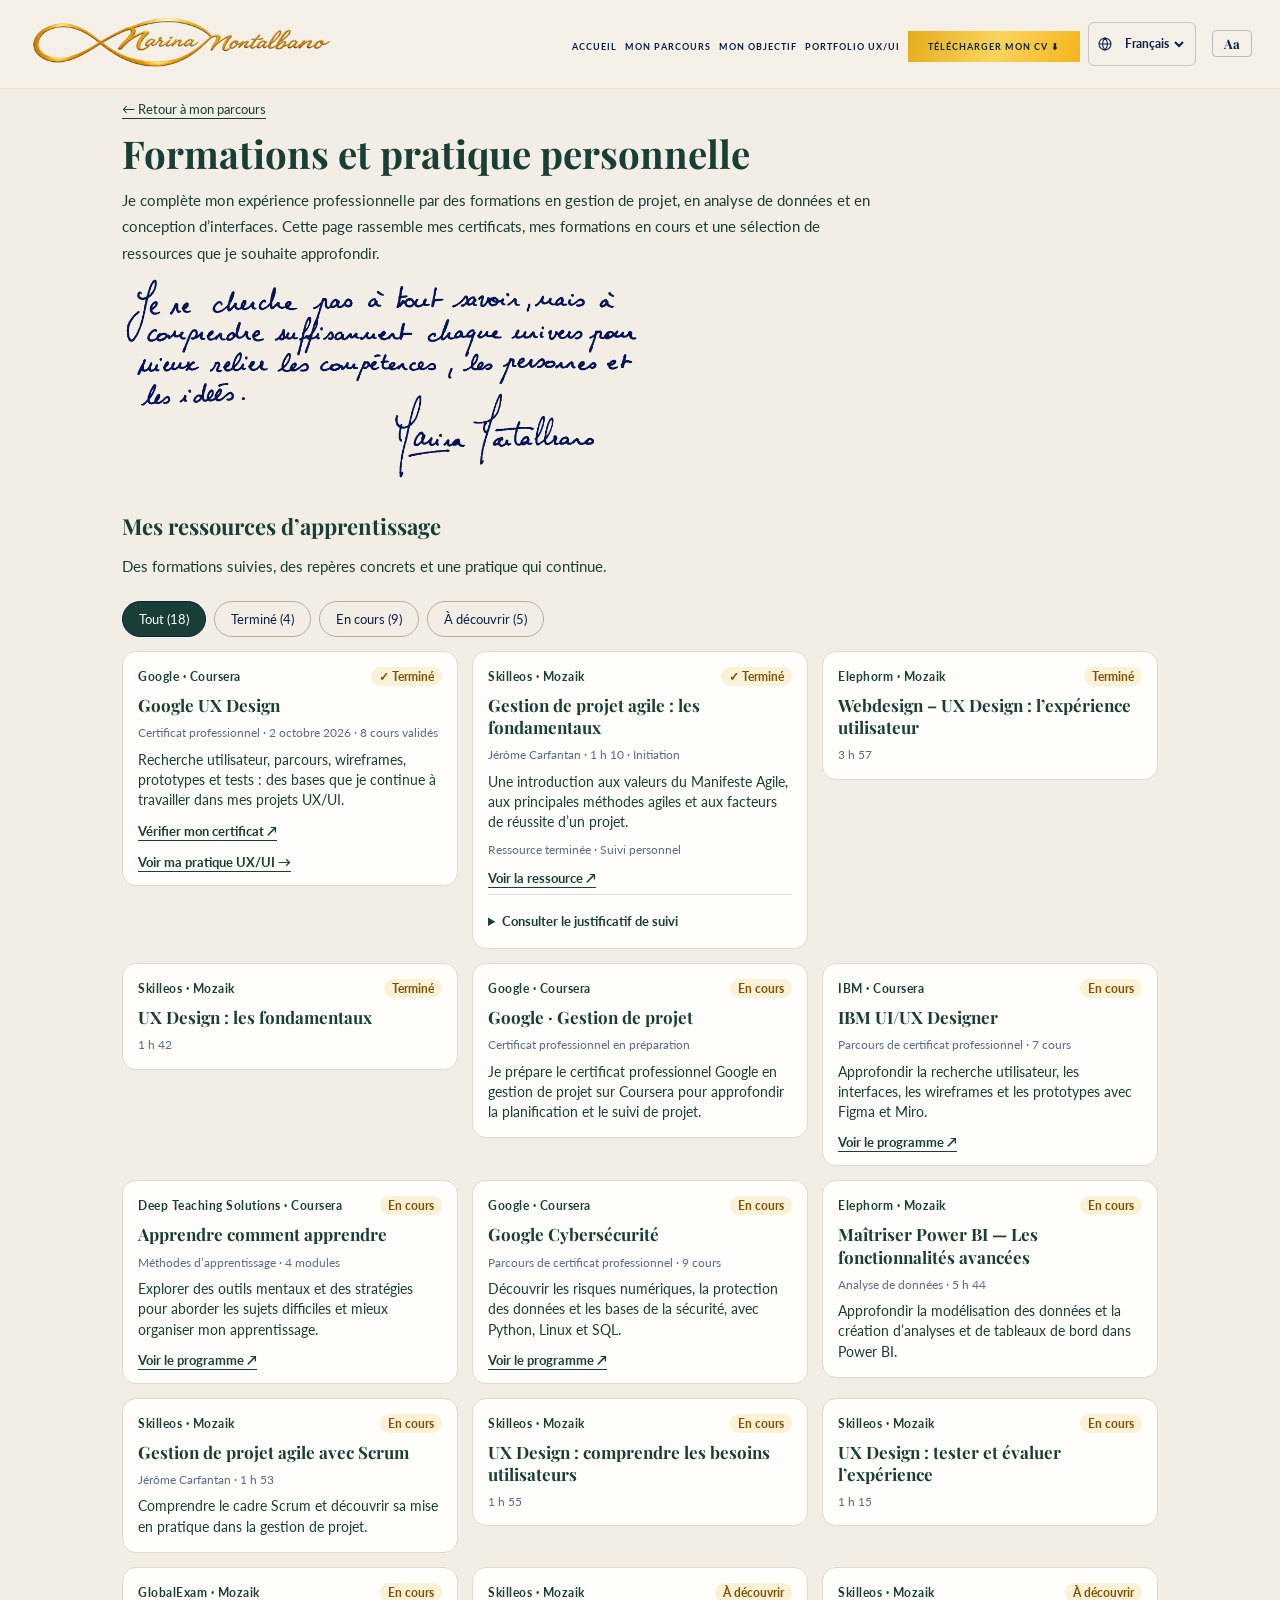
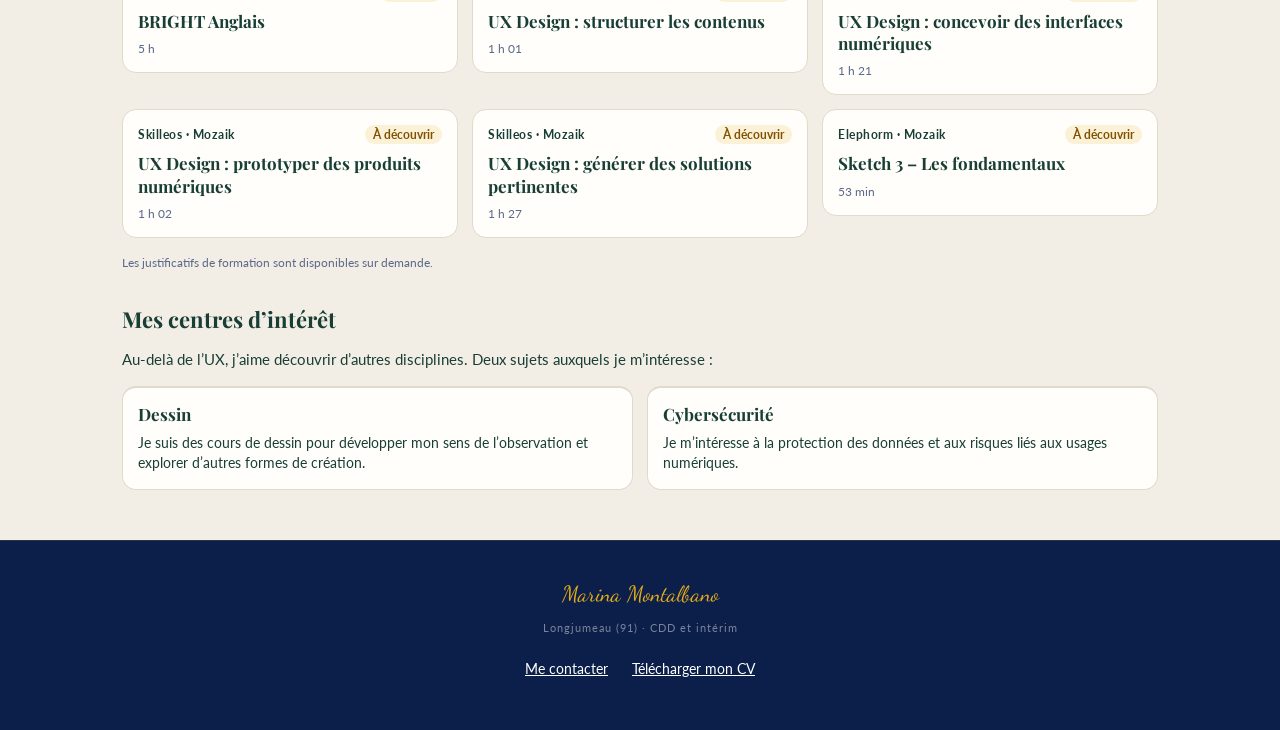
<file: apprentissages.html>
<!DOCTYPE html>
<html lang="fr">
<head>
<meta charset="UTF-8">
<meta name="viewport" content="width=device-width, initial-scale=1.0">
<title>Formations et pratique personnelle — Marina Montalbano</title>
<meta name="description" content="Mon parcours autodidacte : ressources d’apprentissage, formations suivies et centres d’intérêt.">
<link rel="canonical" href="https://marina-montalbano.fr/apprentissages.html">
<meta property="og:type" content="website">
<meta property="og:locale" content="fr_FR">
<meta property="og:site_name" content="Marina Montalbano">
<meta property="og:title" content="Formations et pratique personnelle — Marina Montalbano">
<meta property="og:description" content="Mon parcours autodidacte : ressources d’apprentissage, formations suivies et centres d’intérêt.">
<meta property="og:url" content="https://marina-montalbano.fr/apprentissages.html">
<link href="https://fonts.googleapis.com/css2?family=Dancing+Script:wght@400;700&family=Playfair+Display:ital,wght@0,400;0,600;0,700;1,400;1,600&family=Lato:ital,wght@0,100;0,300;0,400;0,700;1,300;1,400&family=Josefin+Sans:wght@100;200;300;400&display=swap" rel="stylesheet">
<style>
*, *::before, *::after { box-sizing: border-box; margin: 0; padding: 0; }
:root {
  --cream:  #f5f0e8;
  --blue:   #1a1aff;
  --blue2:  #0404B8;
  --navy:   #0b1f4a;
  --white:  #ffffff;
  --muted:  #5a6a8a;
}
html { scroll-behavior: smooth; }
body { font-family: 'Lato', sans-serif; background: var(--cream); color: var(--navy); overflow-x: hidden; }

/* ══ NAV ══ */
nav {
  position: fixed; top: 0; left: 0; right: 0; z-index: 100;
  display: flex; justify-content: space-between; align-items: center;
  padding: 16px 60px;
  background: rgba(245,240,232,0.96); backdrop-filter: blur(10px);
  border-bottom: 1px solid color-mix(in srgb, var(--signature-gold) 20%, transparent);
}
.nav-logo { font-family: 'Josefin Sans', sans-serif; font-size: 13px; font-weight: 200; letter-spacing: 4px; text-transform: uppercase; color: var(--blue); text-decoration: none; white-space: nowrap; flex-shrink: 0; }
.nav-links { display: flex; gap: 32px; list-style: none; align-items: center; }
.nav-links a { font-size: 10px; font-weight: 700; letter-spacing: 2.5px; text-transform: uppercase; color: var(--navy); text-decoration: none; transition: all 0.3s; }
.nav-links a:hover { color: var(--gold); animation: goldBlink 1s ease infinite; }
@keyframes goldBlink { 0%,100%{opacity:1;color:var(--gold)} 50%{opacity:0.4;color:var(--gold2)} }
.nav-cv { padding: 10px 20px !important; color: var(--white) !important; font-weight: 700 !important; font-size: 11px !important; letter-spacing: 1.5px !important; white-space: nowrap !important; text-decoration: none; animation: navCvPulse 2.5s ease-in-out infinite !important; }
@keyframes navCvPulse {
  0%, 100% {
    background: var(--gold);
    box-shadow: 0 0 0 0 rgba(11,31,74,0);
  }
  50% {
    background: var(--gold);
    box-shadow: 0 0 10px 3px rgba(11,31,74,0.5);
  }
}
.nav-cv:hover { animation: none !important; background: var(--gold2) !important; box-shadow: none !important; }
.nav-cv:hover { background: var(--gold2) !important; animation: none !important; }
.lang-switcher { display: flex; gap: 6px; align-items: center; }
.lang-btn { font-size: 20px; cursor: pointer; opacity: 0.35; filter: grayscale(80%); transition: all 0.3s; }
.lang-btn:hover, .lang-btn.active { opacity: 1; filter: grayscale(0%); transform: scale(1.2); }

/* ══ HERO ══ */
.hero {
  min-height: 100vh; display: flex; flex-direction: column;
  justify-content: center; align-items: center; text-align: center;
  padding: 120px 60px 80px; background: var(--cream); position: relative;
}
.hero-eyebrow { font-size: 10px; font-weight: 700; letter-spacing: 5px; text-transform: uppercase; color: var(--gold); margin-bottom: 40px; opacity: 0; animation: fadeUp 0.8s 0.2s ease forwards; }
.hero h1 { font-family: 'Playfair Display', serif; font-size: clamp(36px, 5.5vw, 72px); font-weight: 700; color: var(--blue); line-height: 1.2; margin-bottom: 20px; opacity: 0; animation: fadeUp 0.8s 0.4s ease forwards; }
.hero-sub { font-size: 15px; font-weight: 300; color: var(--gold); margin-bottom: 48px; letter-spacing: 1px; opacity: 0; animation: fadeUp 0.8s 0.6s ease forwards; }
.hero-sig { font-family: 'Dancing Script', cursive; font-size: clamp(36px, 5vw, 64px); color: var(--blue2); margin-bottom: 8px; opacity: 0; animation: fadeUp 0.8s 0.8s ease forwards; }
.hero-arrow { font-size: 24px; color: var(--gold); margin-top: 48px; opacity: 0; animation: fadeUp 0.8s 1s ease forwards, bounce 2s 1.8s ease infinite; }
@keyframes fadeUp { from{opacity:0;transform:translateY(24px)} to{opacity:1;transform:translateY(0)} }
@keyframes bounce { 0%,100%{transform:translateY(0)} 50%{transform:translateY(8px)} }

/* ══ SECTIONS ══ */
section { padding: 100px 120px; }
.section-eyebrow { font-size: 9px; font-weight: 700; letter-spacing: 5px; text-transform: uppercase; color: var(--gold); margin-bottom: 24px; text-align: center; }
.section-title { font-family: 'Playfair Display', serif; font-size: clamp(26px, 3vw, 44px); font-weight: 600; color: var(--blue); line-height: 1.3; margin-bottom: 60px; text-align: center; }
.section-divider { width: 48px; height: 2px; background: var(--gold); margin: 0 auto 60px; }

/* ══ FIL CONDUCTEUR ══ */
#fil { background: var(--cream); }
.fil-grid { display: grid; grid-template-columns: 1fr 1fr; gap: 2px; max-width: 720px; margin: 0 auto; }
.fil-box { padding: 52px 44px; }
.fil-box.light { background: var(--white); border: 1px solid rgba(11,31,74,0.08); }
.fil-box.dark  { background: var(--navy); }
.fil-label { font-size: 13px; font-weight: 700; letter-spacing: 3px; text-transform: uppercase; margin-bottom: 28px; }
.fil-box.light .fil-label { color: var(--muted); }
.fil-box.dark  .fil-label { color: var(--gold); }
.fil-list { list-style: none; }
.fil-list li { font-size: 18px; font-weight: 300; line-height: 2.1; display: flex; align-items: baseline; gap: 12px; }
.fil-box.light .fil-list li { color: var(--navy); }
.fil-box.dark  .fil-list li { color: rgba(255,255,255,0.9); }
.fil-list li::before { content: '—'; color: var(--gold); font-weight: 700; flex-shrink: 0; }

/* ══ PARCOURS ══ */
#parcours { background: var(--white); }
.timeline { position: relative; padding-left: 40px; max-width: 620px; margin: 0 auto; }
.timeline::before { content:''; position:absolute; left:0; top:8px; bottom:8px; width:1px; background:linear-gradient(180deg,var(--gold),color-mix(in srgb, var(--signature-gold) 10%, transparent)); }
.tl-item { position: relative; margin-bottom: 52px; }
.tl-item:last-child { margin-bottom: 0; }
.tl-dot { position:absolute; left:-46px; top:6px; width:12px; height:12px; background:color-mix(in srgb, var(--signature-gold) 25%, transparent); border-radius:50%; transition:all 0.6s ease; }
.tl-dot.active { background:var(--gold2); box-shadow:0 0 0 8px rgba(160,120,32,0.15); transform:scale(1.3); }
.tl-dot.done  { background:var(--gold); box-shadow:0 0 0 3px color-mix(in srgb, var(--signature-gold) 20%, transparent); }
.tl-role { font-family:'Playfair Display',serif; font-size: 18px; font-weight: 600; color: var(--blue); margin-bottom: 4px; }
.tl-sub  { font-size: 14px; font-weight: 300; font-style: italic; color: var(--gold); margin-bottom: 0; }

/* ══ METIERS ══ */
#metiers { background: var(--cream); }
.metiers-grid { display: grid; grid-template-columns: repeat(4,1fr); gap: 16px; max-width: 960px; margin: 0 auto; }
.metier-card { background: var(--white); padding: 32px 24px; border: 1px solid rgba(11,31,74,0.06); display: flex; flex-direction: column; transition: all 0.3s; }
.metier-card:hover { transform: translateY(-4px); box-shadow: 0 12px 32px rgba(11,31,74,0.08); border-color: color-mix(in srgb, var(--signature-gold) 30%, transparent); }
.metier-title { font-size: 11px; font-weight: 400; color: var(--blue); margin-bottom: 20px; text-transform: uppercase; letter-spacing: 2px; }
.metier-list { list-style: none; flex: 1; }
.metier-list li { font-size: 13px; font-weight: 300; color: var(--navy); line-height: 1.9; display: flex; align-items: baseline; gap: 8px; }
.metier-list li::before { content:'●'; font-size:6px; color:var(--gold); flex-shrink:0; }

/* ══ FAISAIS ══ */
#faisais { background: var(--white); }
.faisais-grid { display: grid; grid-template-columns: 1fr 1fr; gap: 12px; max-width: 760px; margin: 0 auto; }
.faisais-card { border: 1px solid rgba(11,31,74,0.1); padding: 22px 24px; display: flex; align-items: center; gap: 14px; background: var(--cream); transition: all 0.3s; }
.faisais-card:hover { border-color: var(--gold); transform: translateY(-2px); }
.faisais-icon { width: 22px; height: 22px; border-radius: 50%; border: 1.5px solid var(--gold); flex-shrink: 0; display: flex; align-items: center; justify-content: center; }
.faisais-icon::after { content:'✓'; font-size:10px; color:var(--gold); font-weight:700; }
.faisais-card span { font-size: 14px; font-weight: 400; color: var(--navy); }

/* ══ POURQUOI ══ */
#pourquoi { background: var(--navy); text-align: center; }
#pourquoi .section-title { color: var(--white); }
.pourquoi-grid { display: grid; grid-template-columns: repeat(3,1fr); gap: 48px; max-width: 860px; margin: 0 auto; }
.pourquoi-item { display: flex; flex-direction: column; align-items: center; gap: 16px; }
.pourquoi-icon { font-size: 36px; color: var(--gold); margin-bottom: 8px; }
.pourquoi-label { font-family:'Playfair Display',serif; font-size: 20px; font-weight: 600; color: var(--white); margin-bottom: 8px; }
.pourquoi-text { font-size: 16px; font-weight: 300; color: rgba(255,255,255,0.75); line-height: 1.8; }

/* ══ COMPÉTENCES ══ */
#competences { background: var(--cream); }
.comp-title { font-family:'Playfair Display',serif; font-size:clamp(22px,2.8vw,38px); font-weight:600; color:var(--blue); text-align:center; margin-bottom:48px; }
.tags-wrap { display: flex; flex-wrap: wrap; gap: 10px; justify-content: center; max-width: 760px; margin: 0 auto 64px; }
.tag { padding: 10px 24px; border: 1px solid rgba(11,31,74,0.15); font-size: 13px; font-weight: 400; color: var(--navy); background: var(--white); transition: all 0.3s; cursor: default; }
.tag:hover { background: var(--navy); color: var(--gold2); border-color: var(--navy); }
.apprend-grid { display: grid; grid-template-columns: 1fr 1fr; gap: 20px; max-width: 760px; margin: 0 auto; }
.apprend-box { padding: 28px 32px; border-left: 3px solid var(--gold); background: var(--white); }
.apprend-box h4 { font-size: 12px; font-weight: 900; letter-spacing: 2px; text-transform: uppercase; color: var(--blue); margin-bottom: 16px; }
.apprend-box ul { list-style: none; }
.apprend-box ul li { font-size: 16px; font-weight: 400; color: var(--navy); line-height: 2; }
.apprend-box ul li::before { content: '· '; color: var(--gold); font-weight: 700; }

/* ══ EXPÉRIENCES ══ */
#experiences { background: var(--white); }
.exp-grid { display: grid; grid-template-columns: 1fr 1fr; gap: 16px; max-width: 860px; margin: 0 auto; }
.exp-card { padding: 36px 32px; background: var(--cream); border-top: 2px solid transparent; transition: all 0.3s; }
.exp-card:hover { border-top-color: var(--gold); transform: translateY(-3px); }
.exp-card h3 { font-family:'Playfair Display',serif; font-size: 18px; font-weight: 600; color: var(--blue); margin-bottom: 10px; }
.exp-card p { font-size: 13px; font-weight: 300; color: var(--navy); line-height: 1.8; }

/* ══ CONCLUSION ══ */
#conclusion { background: var(--navy); text-align: center; padding: 120px 80px; }
.concl-h1 { font-family:'Playfair Display',serif; font-size:clamp(26px,3.5vw,48px); font-weight:700; color:var(--gold2); line-height:1.3; margin-bottom:40px; }
.concl-text { font-size: 16px; font-weight: 300; font-style: italic; color: rgba(255,255,255,0.75); max-width: 660px; margin: 0 auto 52px; line-height: 1.9; }
.concl-sig { font-family: 'Dancing Script', cursive; font-size: clamp(36px,5vw,60px); color: var(--white); margin-bottom: 10px; }
.concl-role { font-size: 9px; font-weight: 700; letter-spacing: 5px; text-transform: uppercase; color: var(--gold); margin-bottom: 56px; }
.contact-row { display: flex; justify-content: center; gap: 56px; flex-wrap: wrap; margin-bottom: 48px; }
.contact-item .contact-label { font-size: 9px; font-weight: 700; letter-spacing: 3px; text-transform: uppercase; color: var(--gold); margin-bottom: 8px; }
.contact-item .contact-val { font-size: 15px; font-weight: 300; color: rgba(255,255,255,0.85); }
.btns-row { display: flex; gap: 16px; justify-content: center; flex-wrap: wrap; }
.btn { display: inline-block; padding: 14px 40px; background: var(--gold); color: var(--navy); font-size: 11px; font-weight: 700; letter-spacing: 2px; text-transform: uppercase; text-decoration: none; transition: all 0.3s; text-align: center; }
.btn:hover { background: var(--gold2); transform: translateY(-2px); }
.btn-outline { display: inline-block; padding: 14px 40px; background: transparent; color: var(--gold); font-size: 10px; font-weight: 700; letter-spacing: 2px; text-transform: uppercase; text-decoration: none; border: 1px solid var(--gold); transition: all 0.3s; }
.btn-outline:hover { background: color-mix(in srgb, var(--signature-gold) 10%, transparent); transform: translateY(-2px); }
.btn-cv-glow {
  animation: cvPulse 2.5s ease-in-out infinite;
  font-size: 11px;
  text-align: center;
}
@keyframes cvPulse {
  0%, 100% {
    border-color: color-mix(in srgb, var(--signature-gold) 50%, transparent);
    color: var(--gold);
    box-shadow: 0 0 0 0 color-mix(in srgb, var(--signature-gold) 0%, transparent);
    background: transparent;
  }
  50% {
    border-color: var(--gold2);
    color: var(--white);
    box-shadow: 0 0 40px 15px color-mix(in srgb, var(--signature-gold) 40%, transparent), 0 0 80px 30px color-mix(in srgb, var(--signature-gold) 15%, transparent);
    background: color-mix(in srgb, var(--signature-gold) 12%, transparent);
  }
}
.btn-cv-glow:hover {
  animation: none;
  background: color-mix(in srgb, var(--signature-gold) 15%, transparent);
  box-shadow: 0 0 32px 8px color-mix(in srgb, var(--signature-gold) 30%, transparent);
  transform: translateY(-2px);
}

/* ══ FOOTER ══ */
footer { background: var(--navy); border-top: 1px solid color-mix(in srgb, var(--signature-gold) 15%, transparent); padding: 20px 60px; display: flex; justify-content: space-between; align-items: center; }
.footer-name { font-family: 'Dancing Script', cursive; font-size: 18px; color: var(--gold); }
.footer-copy { font-size: 10px; color: rgba(255,255,255,0.3); letter-spacing: 1px; }

/* ══ RESPONSIVE MOBILE ══ */
@media(max-width:768px){

  /* NAV mobile — hamburger simple */
  nav {
    padding: 14px 20px;
    flex-direction: column;
    align-items: flex-start;
    gap: 0;
    position: relative;
  }
  .nav-logo { font-size: 11px; letter-spacing: 3px; margin-bottom: 0; }
  .nav-links {
    display: none;
    flex-direction: column;
    gap: 0;
    width: 100%;
    background: rgba(245,240,232,0.98);
    padding: 12px 0;
    margin-top: 12px;
    border-top: 1px solid color-mix(in srgb, var(--signature-gold) 20%, transparent);
  }
  .nav-links.open { display: flex; }
  .nav-links li { width: 100%; }
  .nav-links a {
    display: block;
    padding: 10px 20px;
    font-size: 11px;
    border-bottom: 1px solid color-mix(in srgb, var(--signature-gold) 10%, transparent);
  }
  .nav-links .nav-cv { margin: 10px 20px; display: inline-block; width: auto; }
  .lang-switcher { padding: 10px 20px; }

  /* Bouton hamburger */
  .hamburger {
    display: flex !important;
    position: absolute;
    right: 20px;
    top: 14px;
    flex-direction: column;
    gap: 5px;
    cursor: pointer;
    padding: 4px;
  }
  .hamburger span {
    display: block;
    width: 24px;
    height: 2px;
    background: var(--navy);
    transition: all 0.3s;
  }

  /* HERO */
  .hero { padding: 100px 24px 60px; }
  .hero h1 { font-size: clamp(32px, 8vw, 48px); }
  .hero-sig { font-size: clamp(28px, 7vw, 40px); }

  /* SECTIONS */
  section { padding: 64px 20px; }

  /* GRILLES → 1 colonne */
  .fil-grid,
  .faisais-grid,
  .pourquoi-grid,
  .apprend-grid,
  .exp-grid { grid-template-columns: 1fr; }

  /* METIERS → 1 colonne */
  .metiers-grid { grid-template-columns: 1fr; }

  /* FIL CONDUCTEUR */
  .fil-box { padding: 32px 24px; }
  .fil-list li { font-size: 15px; }

  /* CONCLUSION */
  #conclusion { padding: 72px 20px; }
  .contact-row { gap: 24px; flex-direction: column; align-items: center; }
  .btns-row { flex-direction: column; align-items: center; }
  .btn, .btn-outline { width: 100%; text-align: center; }

  /* FOOTER */
  footer { flex-direction: column; gap: 8px; text-align: center; padding: 20px; }
}

/* Certificat visible dès l’ouverture de Mon parcours */
.certificate-hero { min-height: auto; padding: 110px 32px 48px; }
.certificate-hero h1 { opacity: 1; animation: none; margin-bottom: 32px; font-size: clamp(32px,4vw,48px); }
.certificate-card { display: grid; grid-template-columns: 1fr 1fr; gap: 36px; align-items: center; max-width: 1100px; width: 100%; margin: auto; padding: 28px; background: var(--white); border: 1px solid color-mix(in srgb, var(--signature-gold) 40%, transparent); text-align: left; }
.certificate-preview { display: block; }
.certificate-preview img { display: block; width: 100%; height: auto; border: 1px solid #e1e5eb; }
.certificate-copy h2 { font-family: 'Playfair Display',serif; font-size: clamp(24px,2.5vw,34px); color: var(--blue); line-height: 1.3; margin: 14px 0; }
.certificate-copy p { font-size: 16px; line-height: 1.7; }
.certificate-copy .certificate-label { color: var(--signature-gold-text); font-size: 11px; font-weight: 700; letter-spacing: 1.5px; text-transform: uppercase; }
.certificate-copy .certificate-date { font-weight: 700; margin-bottom: 16px; }
.certificate-copy .btn { margin-top: 22px; padding: 14px 20px; line-height: 1.5; }
.certificate-copy .certificate-hint { margin-top: 10px; font-size: 12px; color: var(--muted); }
.certificate-next { margin-top: 28px; line-height: 1.7; }
.certificate-next a { color: var(--blue2); text-underline-offset: 4px; }
.certificate-hero a:focus-visible { outline: 3px solid var(--blue); outline-offset: 5px; }
@media(max-width:768px) {
 .certificate-hero { padding: 32px 20px; }
 .certificate-card { grid-template-columns: 1fr; gap: 24px; padding: 20px; }
 .certificate-preview { max-width: 480px; margin: auto; }
}


.learning-page{max-width:1100px;margin:auto;padding:135px 28px 64px}
.learning-page .learn-back{font-size:calc(13px * var(--text-scale));color:var(--navy);text-underline-offset:4px}
.learning-page .learn-hero{padding:32px 0 38px;max-width:840px}
.learning-page .learn-kicker,.learn-teaser .learn-kicker{font-size:calc(11px * var(--text-scale));text-transform:uppercase;letter-spacing:2px;color:var(--gold-text);font-weight:700;margin-bottom:14px}
.learning-page h1{font-family:'Playfair Display',serif;font-size:calc(clamp(36px,5vw,58px) * var(--text-scale));line-height:1.15;color:var(--navy);margin-bottom:22px}
.learning-page p{font-size:calc(15px * var(--text-scale));line-height:1.75}
.learning-page .learn-intro{font-size:calc(18px * var(--text-scale));max-width:760px}
.learning-page h2,.learn-teaser h2{font-family:'Playfair Display',serif;font-size:calc(28px * var(--text-scale));line-height:1.3;margin-bottom:12px}
.learning-page .learn-section{padding:28px 0}
.learning-page .learn-grid{display:grid;grid-template-columns:repeat(2,minmax(0,1fr));gap:20px;margin-top:24px}
.learning-page .learn-card{background:#fff;border:1px solid #e4ddd0;border-radius:18px;padding:28px;display:flex;flex-direction:column;align-items:flex-start;gap:14px;min-width:0}
.learning-page .learn-card h3{font-family:'Playfair Display',serif;font-size:calc(23px * var(--text-scale));line-height:1.3}
.learning-page .learn-top{width:100%;display:flex;justify-content:space-between;gap:10px;flex-wrap:wrap;align-items:center}
.learning-page .learn-platform{font-size:calc(12px * var(--text-scale));letter-spacing:.5px;font-weight:700}
.learning-page .learn-status{background:#e6f1e8;color:#245734;border-radius:30px;padding:5px 11px;font-size:calc(12px * var(--text-scale));font-weight:700}
.learning-page .learn-meta{font-size:calc(12px * var(--text-scale));color:var(--muted)}
.learning-page .learn-links{display:flex;gap:15px;flex-wrap:wrap;margin-top:auto;padding-top:12px}
.learning-page .learn-links a,.learning-page summary{font-size:calc(13px * var(--text-scale));color:var(--blue2);font-weight:700;text-underline-offset:4px}
.learning-page details{width:100%;border-top:1px solid #e4ddd0;padding-top:14px}
.learning-page summary{cursor:pointer;padding:4px 0}
.learning-page details img{display:block;width:100%;height:auto;margin:16px 0 10px;border-radius:8px}
.learning-page .learn-note{font-size:calc(12px * var(--text-scale));color:var(--muted);margin-top:14px}
.learning-page .curiosity-card{background:transparent;border-top:2px solid var(--gold);border-radius:0;padding:22px 0}
.learning-page .learn-close{border-top:1px solid #d9d0c0;margin-top:25px;padding-top:26px}
.learn-teaser{max-width:1060px;margin:28px auto 45px;padding:30px;background:color-mix(in srgb, var(--signature-gold) 9%, transparent);border:1px solid color-mix(in srgb, var(--signature-gold) 30%, transparent);border-radius:18px}
.learn-teaser p{line-height:1.7;margin-bottom:18px}.learn-teaser a{font-weight:700;color:var(--blue2);text-underline-offset:4px}
body.high-contrast .learning-page .learn-card,body.high-contrast .learn-teaser{background:#000;color:#fff;border-color:#ffdd00}body.high-contrast .learning-page .learn-status{background:#000;color:#ffdd00;border:1px solid #ffdd00}body.high-contrast .learning-page a,body.high-contrast .learning-page summary,body.high-contrast .learn-teaser a{color:#ffdd00}
@media(max-width:700px){.learning-page{padding:110px 20px 45px}.learning-page .learn-grid{grid-template-columns:1fr}.learning-page .learn-card{padding:22px}.learn-teaser{margin:24px 20px;padding:24px}}


.learning-page .learn-status.in-progress{background:var(--signature-gold-tint);color:var(--signature-gold-text)}
.learning-page .learn-filters{display:flex;flex-wrap:wrap;gap:8px;margin-top:22px}
.learning-page .learn-filters button{font:inherit;font-size:calc(13px * var(--text-scale));border:1px solid #b9ad98;padding:9px 16px;border-radius:24px;color:var(--navy);background:transparent;cursor:pointer}
.learning-page .learn-filters button[aria-pressed="true"]{background:var(--navy);color:#fff;border-color:var(--navy)}
.learning-page .learn-card[hidden]{display:none}
.learning-page .learn-results { position: absolute; width: 1px; height: 1px; overflow: hidden; clip-path: inset(50%); }
body.high-contrast .learning-page .learn-filters button,body.high-contrast .learning-page .learn-status.in-progress{background:#000;color:#ffdd00;border:1px solid #ffdd00}
body.high-contrast .learning-page .learn-filters button[aria-pressed="true"]{background:#ffdd00;color:#000}
 .learning-page .learning-statement{margin-top:16px;max-width:760px;font-style:normal}.learning-page [data-learning-status]{overflow:hidden}.learning-page [data-learning-status] .learn-top{background:linear-gradient(112deg,#e4def8,#d2dff2);margin:-28px -28px 0;width:calc(100% + 56px);padding:19px 28px}.learning-page [data-learning-status="done"] .learn-top{background:linear-gradient(110deg,#d4eee1,#c6e4e6)}.learning-page [data-learning-status="planned"] .learn-top{background:linear-gradient(110deg,#faead2,#f4e0d7)}.learn-status.planned{background:#fff5ed;color:#713c21}@media(max-width:700px){.learning-page [data-learning-status] .learn-top{margin:-22px -22px 0;width:calc(100% + 44px);padding:16px 22px}}body.high-contrast .learning-page [data-learning-status] .learn-top{background:#000}.learning-page .handwritten-statement{margin:24px 0 0;max-width:760px}.learning-page .handwritten-statement img{display:block;width:100%;height:auto}html:lang(fr) .learning-page .quote-transcript{position:absolute;width:1px;height:1px;padding:0;margin:-1px;overflow:hidden;clip:rect(0,0,0,0);white-space:nowrap;border:0}</style>
<link rel="icon" href="/favicon.ico" sizes="16x16 32x32 48x48">
<link rel="icon" type="image/png" sizes="96x96" href="/favicon.png">
<link rel="apple-touch-icon" sizes="180x180" href="/apple-touch-icon.png">
<link rel="stylesheet" href="assets/site.css?v=palette-doree">
<style>
.learning-page{max-width:1100px;padding:98px clamp(18px,3vw,32px) 34px}
.learning-page .learn-hero{padding:14px 0 18px}
.learning-page h1{font-size:calc(clamp(28px,3vw,40px)*var(--text-scale));margin-bottom:12px}
.learning-page .learn-intro{font-size:calc(15px*var(--text-scale))}
.learning-page .handwritten-statement{max-width:520px;margin:12px 0 0}
.learning-page .learn-section{padding:16px 0}
.learning-page h2{font-size:calc(22px*var(--text-scale))}
.learning-page .learn-grid{gap:14px;margin-top:14px;align-items:start}
.learning-page .learn-card{padding:15px;gap:8px;border-radius:14px}
.learning-page .learn-card h3{font-size:calc(17px*var(--text-scale))}
.learning-page .learn-card p{font-size:calc(14px*var(--text-scale));line-height:1.45}
.learning-page .learn-card .learn-meta,.learning-page .learn-status{font-size:calc(12px*var(--text-scale))}
.learning-page .learn-status{flex:none;width:fit-content;padding:2px 8px}
.learning-page [data-learning-status] .learn-top{width:100%;margin:0;padding:0;background:none}
.learning-page .learn-links{padding-top:4px}
body:not(.high-contrast){background:#f3eee5}
body:not(.high-contrast) .learning-page{color:#183e35}
body:not(.high-contrast) .learning-page :is(h1,h2,h3,.learn-links a,summary,.learn-back){color:#183e35}
body:not(.high-contrast) .learning-page .learn-card{background:#fffefa;border-color:#e1d9cb}
body:not(.high-contrast) .learning-page .learn-status{background:var(--signature-gold-tint);color:var(--signature-gold-text)}
body:not(.high-contrast) .learning-page .learn-filters button[aria-pressed=true]{background:#183e35;color:white}
@media(min-width:900px){.learning-page #learning-resources{grid-template-columns:repeat(3,minmax(0,1fr))}}
</style></head>
<body>

<!-- Lien d'évitement, pour les utilisateurs clavier -->
<a href="#main-content" class="skip-link">Aller au contenu principal</a>

<!-- Bandeau explicatif du mode contraste élevé (desktop uniquement) -->
<aside class="hc-sidebar" id="hcSidebar" aria-label="À propos du mode contraste élevé">
  <div class="hc-sidebar-title">
    <span>MODE CONTRASTE ÉLEVÉ ACTIVÉ</span>
    <button class="hc-sidebar-close" onclick="closeHcSidebar()" aria-label="Masquer ce panneau">✕</button>
  </div>
  <p>Le mode contraste élevé améliore la lisibilité en renforçant les contrastes des couleurs et en simplifiant les éléments visuels.</p>

  <div class="hc-sidebar-controls">
    <label class="a11y-switch-row" style="border-top:none; padding-top:0;">
      <span>Contraste élevé</span>
      <input type="checkbox" class="toggle-contrast" onchange="toggleHighContrast(this.checked)">
    </label>
    <div class="a11y-row">
      <span class="a11y-row-label">Taille du texte</span>
      <div class="a11y-stepper" role="group" aria-label="Taille du texte">
        <button type="button" class="a11y-step-btn" onclick="stepTextScale(-10)" aria-label="Diminuer la taille du texte">−</button>
        <span class="a11y-step-value" aria-live="polite">100%</span>
        <button type="button" class="a11y-step-btn" onclick="stepTextScale(10)" aria-label="Augmenter la taille du texte">+</button>
      </div>
    </div>
    <label class="a11y-switch-row">
      <span>Police dyslexie</span>
      <input type="checkbox" class="toggle-dyslexic" onchange="toggleDyslexicFont(this.checked)">
    </label>
  </div>

  <div class="hc-sidebar-note">
    <svg viewBox="0 0 24 24" fill="none" stroke="currentColor" stroke-width="1.6" aria-hidden="true"><path d="M4 17l5-5-5-5"/><path d="M12 19h8"/></svg>
    <span>Les boutons, liens et textes sont plus visibles. La navigation au clavier est mise en évidence.</span>
  </div>
</aside>

<!-- NAV -->
<nav aria-label="Navigation principale">
  <a class="nav-logo" href="index.html"><img class="nav-signature" src="assets/signature-marina-header.webp" width="960" height="320" alt="Marina Montalbano"></a>
  <button class="hamburger" id="hamburger" onclick="toggleMenu()" style="display:none;" aria-label="Ouvrir le menu" aria-expanded="false" aria-controls="mobileMenuOverlay">
    <span></span><span></span><span></span>
  </button>
  <ul class="nav-links" id="nav-links">
<li><a href="index.html"><span data-fr="Accueil" data-en="Home">Accueil</span></a></li>
    <li><a href="parcours.html" aria-current="location"><span data-fr="Mon parcours" data-en="My journey">Mon parcours</span></a></li>
    <li><a href="cible.html"><span data-fr="Mon objectif" data-en="My goal" data-de="Mein Ziel" data-sr="Moj cilj">Mon objectif</span></a></li>
    <li><a href="portfolio.html"><span data-fr="Portfolio UX/UI" data-en="UX/UI portfolio" data-de="UX/UI-Portfolio" data-sr="UX/UI portfolio">Portfolio UX/UI</span></a></li>
    
    <li><a href="CV_Marina_Montalbano.pdf?v=65c1f3f1" download class="nav-cv" id="nav-cv-link" hreflang="fr" data-href-en="Marina_Montalbano_CV_English.pdf"><span data-fr="Télécharger mon CV" data-en="Download my CV (English)" data-de="Lebenslauf herunterladen (Englisch)" data-sr="Preuzmite CV (na engleskom)">Télécharger mon CV</span> <span aria-hidden="true">⬇</span></a></li>
    <li class="lang-switcher language-picker"><svg aria-hidden="true" focusable="false" viewBox="0 0 24 24" width="16" height="16" fill="none" stroke="currentColor" stroke-width="1.6"><circle cx="12" cy="12" r="9"/><path d="M3 12h18M12 3c5 5 5 13 0 18-5-5-5-13 0-18Z"/></svg><select class="language-select" aria-label="Choisir la langue"><option value="fr" selected>Français</option><option value="en">English</option><option value="de">Deutsch</option><option value="sr">Srpski</option></select></li>
    <li class="a11y-menu">
      <button class="a11y-toggle" id="a11yToggle" onclick="toggleA11yPanel()" aria-haspopup="true" aria-expanded="false" aria-controls="a11yPanel" title="Options d'accessibilité">Aa</button>
      <div class="a11y-panel" id="a11yPanel" hidden>
        <label class="a11y-switch-row" style="border-top:none; padding-top:0;">
          <span>Contraste élevé</span>
          <input type="checkbox" id="toggleContrast" class="toggle-contrast" onchange="toggleHighContrast(this.checked)">
        </label>
        <div class="a11y-row">
          <span class="a11y-row-label" id="a11ySizeLabel">Taille du texte</span>
          <div class="a11y-stepper" role="group" aria-labelledby="a11ySizeLabel">
            <button type="button" class="a11y-step-btn" onclick="stepTextScale(-10)" aria-label="Diminuer la taille du texte">−</button>
            <span class="a11y-step-value" aria-live="polite">100%</span>
            <button type="button" class="a11y-step-btn" onclick="stepTextScale(10)" aria-label="Augmenter la taille du texte">+</button>
          </div>
        </div>
        <label class="a11y-switch-row">
          <span>Police dyslexie</span>
          <input type="checkbox" id="toggleDyslexic" class="toggle-dyslexic" onchange="toggleDyslexicFont(this.checked)">
        </label>
        <label class="a11y-switch-row">
          <span>Souligner les liens</span>
          <input type="checkbox" id="toggleUnderline" class="toggle-underline" onchange="toggleUnderlineLinks(this.checked)">
        </label>
      </div>
    </li>
  </ul>
</nav>

<!-- MENU MOBILE PLEIN ÉCRAN -->
<div class="mobile-menu-overlay" id="mobileMenuOverlay" role="dialog" aria-modal="true" aria-label="Navigation principale">
  <div class="mm-header">
    <span class="mm-logo"><img class="nav-signature" src="assets/signature-marina-header.webp" width="960" height="320" alt="Marina Montalbano"></span>
    <button class="mm-close" onclick="toggleMenu()" aria-label="Fermer le menu">✕</button>
  </div>
  <ul class="mm-list"><li>
      <a href="index.html" class="mm-item">
        <svg viewBox="0 0 24 24" fill="none" stroke="currentColor" stroke-width="1.6" stroke-linecap="round" stroke-linejoin="round"><path d="M3 11l9-8 9 8"/><path d="M5 10v10a1 1 0 0 0 1 1h4v-6h4v6h4a1 1 0 0 0 1-1V10"/></svg>
        <span data-fr="Accueil" data-en="Home">Accueil</span>
      </a>
    </li>
<li>
      <a href="parcours.html" class="mm-item" aria-current="location">
        <svg viewBox="0 0 24 24" fill="none" stroke="currentColor" stroke-width="1.6" stroke-linecap="round" stroke-linejoin="round"><circle cx="12" cy="8" r="3.5"/><path d="M5 20c0-3.87 3.13-7 7-7s7 3.13 7 7"/></svg>
        <span data-fr="Mon parcours" data-en="My journey">Mon parcours</span>
      </a>
    </li>
<li>
      <a href="cible.html" class="mm-item">
        <svg viewBox="0 0 24 24" fill="none" stroke="currentColor" stroke-width="1.6" stroke-linecap="round" stroke-linejoin="round"><circle cx="11" cy="13" r="8"/><circle cx="11" cy="13" r="4.3"/><circle cx="11" cy="13" r="0.9" fill="currentColor"/><path d="M15.3 8.7L20 4M20 4h-3.2M20 4v3.2"/></svg>
        <span data-fr="Mon objectif" data-en="My goal" data-de="Mein Ziel" data-sr="Moj cilj">Mon objectif</span>
      </a>
    </li>
<li>
      <a href="portfolio.html" class="mm-item">
        <svg viewBox="0 0 24 24" fill="none" stroke="currentColor" stroke-width="1.6" stroke-linecap="round" stroke-linejoin="round"><rect x="3" y="7" width="18" height="13" rx="2"/><path d="M8 7V5a2 2 0 0 1 2-2h4a2 2 0 0 1 2 2v2"/><path d="M3 12h18"/></svg>
        <span data-fr="Portfolio UX/UI" data-en="UX/UI portfolio" data-de="UX/UI-Portfolio" data-sr="UX/UI portfolio">Portfolio UX/UI</span>
      </a>
    </li>
<li><a class="mm-item" href="CV_Marina_Montalbano.pdf?v=65c1f3f1" download hreflang="fr" data-href-en="Marina_Montalbano_CV_English.pdf"><span data-fr="Télécharger mon CV" data-en="Download my CV (English)" data-de="Lebenslauf herunterladen (Englisch)" data-sr="Preuzmite CV (na engleskom)">Télécharger mon CV</span></a></li></ul>
  <div class="mm-lang language-picker"><svg aria-hidden="true" focusable="false" viewBox="0 0 24 24" width="16" height="16" fill="none" stroke="currentColor" stroke-width="1.6"><circle cx="12" cy="12" r="9"/><path d="M3 12h18M12 3c5 5 5 13 0 18-5-5-5-13 0-18Z"/></svg><select class="language-select" aria-label="Choisir la langue"><option value="fr" selected>Français</option><option value="en">English</option><option value="de">Deutsch</option><option value="sr">Srpski</option></select></div>

  <div class="mm-a11y">
    <button class="a11y-toggle" id="a11yToggleMobile" onclick="toggleA11yPanel('Mobile')" aria-haspopup="true" aria-expanded="false" aria-controls="a11yPanelMobile">Aa <span>Accessibilité</span></button>
    <div class="a11y-panel a11y-panel-mobile" id="a11yPanelMobile" hidden>
      <label class="a11y-switch-row" style="border-top:none; padding-top:0;">
        <span>Contraste élevé</span>
        <input type="checkbox" class="toggle-contrast" onchange="toggleHighContrast(this.checked)">
      </label>
      <div class="a11y-row">
        <span class="a11y-row-label" id="a11ySizeLabelMobile">Taille du texte</span>
        <div class="a11y-stepper" role="group" aria-labelledby="a11ySizeLabelMobile">
          <button type="button" class="a11y-step-btn" onclick="stepTextScale(-10)" aria-label="Diminuer la taille du texte">−</button>
          <span class="a11y-step-value" aria-live="polite">100%</span>
          <button type="button" class="a11y-step-btn" onclick="stepTextScale(10)" aria-label="Augmenter la taille du texte">+</button>
        </div>
      </div>
      <label class="a11y-switch-row">
        <span>Police dyslexie</span>
        <input type="checkbox" class="toggle-dyslexic" onchange="toggleDyslexicFont(this.checked)">
      </label>
      <label class="a11y-switch-row">
        <span>Souligner les liens</span>
        <input type="checkbox" class="toggle-underline" onchange="toggleUnderlineLinks(this.checked)">
      </label>
    </div>
  </div>
</div>

<main id="main-content" class="learning-page" tabindex="-1">
<a class="learn-back" href="parcours.html#decouvrir-apprentissages">← <span data-fr="Retour à mon parcours" data-en="Back to my journey" data-de="Zurück zu meinem Werdegang" data-sr="Nazad na moj put">Retour à mon parcours</span></a>
<header class="learn-hero"><h1><span data-fr="Formations et pratique personnelle" data-en="Training and personal practice" data-de="Weiterbildung und eigene Praxis" data-sr="Obuke i samostalna praksa">Formations et pratique personnelle</span></h1><p class="learn-intro"><span data-fr="Je complète mon expérience professionnelle par des formations en gestion de projet, en analyse de données et en conception d’interfaces. Cette page rassemble mes certificats, mes formations en cours et une sélection de ressources que je souhaite approfondir." data-en="I complement my professional experience with training in project management, data analysis and interface design. This page brings together my certificates, current courses and resources I’d like to explore." data-de="Ich ergänze meine Berufserfahrung durch Weiterbildungen in Projektmanagement, Datenanalyse und Oberflächengestaltung. Hier finden Sie meine Zertifikate, laufende Kurse und ausgewählte Lernressourcen." data-sr="Profesionalno iskustvo dopunjujem obukama iz upravljanja projektima, analize podataka i dizajna interfejsa. Ovde su moji sertifikati, obuke koje pohađam i resursi koje želim da istražim.">Je complète mon expérience professionnelle par des formations en gestion de projet, en analyse de données et en conception d’interfaces. Cette page rassemble mes certificats, mes formations en cours et une sélection de ressources que je souhaite approfondir.</span></p><figure class="handwritten-statement"><img src="assets/learning-handwritten-quote.png" width="1956" height="754" alt=""><figcaption class="quote-transcript"><span data-fr="Je ne cherche pas à tout savoir, mais à comprendre suffisamment chaque univers pour mieux relier les compétences, les personnes et les idées." data-en="I do not seek to know everything, but to understand each field well enough to better connect skills, people and ideas." data-de="Ich möchte nicht alles wissen, sondern jedes Gebiet gut genug verstehen, um Fähigkeiten, Menschen und Ideen besser miteinander zu verbinden." data-sr="Ne težim tome da znam sve, već da svaku oblast razumem dovoljno dobro da bolje povežem veštine, ljude i ideje.">Je ne cherche pas à tout savoir, mais à comprendre suffisamment chaque univers pour mieux relier les compétences, les personnes et les idées.</span></figcaption></figure></header>
<section class="learn-section" aria-labelledby="resources-heading"><h2 id="resources-heading"><span data-fr="Mes ressources d’apprentissage" data-en="My learning resources" data-de="Meine Lernressourcen" data-sr="Moji izvori za učenje">Mes ressources d’apprentissage</span></h2><p><span data-fr="Des formations suivies, des repères concrets et une pratique qui continue." data-en="Courses taken, concrete milestones and ongoing practice." data-de="Absolvierte Kurse, konkrete Meilensteine und kontinuierliche Praxis." data-sr="Pohađani kursevi, konkretni koraci i stalna praksa.">Des formations suivies, des repères concrets et une pratique qui continue.</span></p>
<div class="learn-filters" hidden role="group" aria-labelledby="resources-heading">
<button type="button" aria-controls="learning-resources" data-learning-filter="all" aria-pressed="true"><span data-fr="Tout" data-en="All" data-de="Alle" data-sr="Sve">Tout</span> (18)</button>
<button type="button" aria-controls="learning-resources" data-learning-filter="done" aria-pressed="false"><span data-fr="Terminé" data-en="Completed" data-de="Abgeschlossen" data-sr="Završeno">Terminé</span> (4)</button>
<button type="button" aria-controls="learning-resources" data-learning-filter="progress" aria-pressed="false"><span data-fr="En cours" data-en="In progress" data-de="In Bearbeitung" data-sr="U toku">En cours</span> (9)</button>
<button type="button" aria-controls="learning-resources" data-learning-filter="planned" aria-pressed="false"><span data-fr="À découvrir" data-en="To explore" data-de="Zu entdecken" data-sr="Za istraživanje">À découvrir</span> (5)</button></div>
<p class="learn-results" role="status"></p>
<div class="learn-grid" id="learning-resources">
<article class="learn-card" data-learning-status="done"><div class="learn-top"><span class="learn-platform">Google · Coursera</span><span class="learn-status">✓ <span data-fr="Terminé" data-en="Completed" data-de="Abgeschlossen" data-sr="Završeno">Terminé</span></span></div><h3>Google UX Design</h3><p class="learn-meta"><span data-fr="Certificat professionnel · 2 octobre 2026 · 8 cours validés" data-en="Professional certificate · 2 October 2026 · 8 courses completed" data-de="Berufszertifikat · 2. Oktober 2026 · 8 Kurse abgeschlossen" data-sr="Profesionalni sertifikat · 2. oktobar 2026. · 8 završenih kurseva">Certificat professionnel · 2 octobre 2026 · 8 cours validés</span></p><p><span data-fr="Recherche utilisateur, parcours, wireframes, prototypes et tests : des bases que je continue à travailler dans mes projets UX/UI." data-en="User research, journeys, wireframes, prototypes and testing: foundations I continue to develop through my UX/UI projects." data-de="Nutzerforschung, User Journeys, Wireframes, Prototypen und Tests: Grundlagen, die ich in meinen UX/UI-Projekten weiter vertiefe." data-sr="Istraživanje korisnika, korisnički tokovi, wireframe prikazi, prototipovi i testiranje: osnove koje nastavljam da razvijam kroz UX/UI projekte.">Recherche utilisateur, parcours, wireframes, prototypes et tests : des bases que je continue à travailler dans mes projets UX/UI.</span></p><div class="learn-links"><a href="https://coursera.org/verify/professional-cert/3PNU9Y3WN8EC" target="_blank" rel="noopener"><span data-fr="Vérifier mon certificat ↗" data-en="Verify my certificate ↗" data-de="Mein Zertifikat prüfen ↗" data-sr="Proveri moj sertifikat ↗">Vérifier mon certificat ↗</span></a><a href="projets.html"><span data-fr="Voir ma pratique UX/UI →" data-en="See my UX/UI work →" data-de="Meine UX/UI-Arbeit ansehen →" data-sr="Pogledaj moj UX/UI rad →">Voir ma pratique UX/UI →</span></a></div></article>
<article class="learn-card" data-learning-status="done"><div class="learn-top"><span class="learn-platform">Skilleos · Mozaik</span><span class="learn-status">✓ <span data-fr="Terminé" data-en="Completed" data-de="Abgeschlossen" data-sr="Završeno">Terminé</span></span></div><h3><span data-fr="Gestion de projet agile : les fondamentaux" data-en="Agile project management: the fundamentals" data-de="Agiles Projektmanagement: die Grundlagen" data-sr="Agilno upravljanje projektima: osnove">Gestion de projet agile : les fondamentaux</span></h3><p class="learn-meta"><span data-fr="Jérôme Carfantan · 1 h 10 · Initiation" data-en="Jérôme Carfantan · 1 hr 10 min · Introduction" data-de="Jérôme Carfantan · 1 Std. 10 Min. · Einführung" data-sr="Jérôme Carfantan · 1 sat 10 min · Uvod">Jérôme Carfantan · 1 h 10 · Initiation</span></p><p><span data-fr="Une introduction aux valeurs du Manifeste Agile, aux principales méthodes agiles et aux facteurs de réussite d’un projet." data-en="An introduction to the values of the Agile Manifesto, the main agile methods and the factors behind a successful project." data-de="Eine Einführung in die Werte des Agilen Manifests, die wichtigsten agilen Methoden und die Erfolgsfaktoren eines Projekts." data-sr="Uvod u vrednosti Agilnog manifesta, glavne agilne metode i faktore uspeha projekta.">Une introduction aux valeurs du Manifeste Agile, aux principales méthodes agiles et aux facteurs de réussite d’un projet.</span></p><p class="learn-meta"><span data-fr="Ressource terminée · Suivi personnel" data-en="Resource completed · Personal progress" data-de="Ressource abgeschlossen · Persönlicher Lernfortschritt" data-sr="Resurs završen · Lični napredak">Ressource terminée · Suivi personnel</span></p><div class="learn-links"><a href="https://www.skilleos.com/cours/apprendre-bases-gestion-de-projet-agile" target="_blank" rel="noopener"><span data-fr="Voir la ressource ↗" data-en="View the resource ↗" data-de="Ressource ansehen ↗" data-sr="Pogledaj resurs ↗">Voir la ressource ↗</span></a></div><details><summary><span data-fr="Consulter le justificatif de suivi" data-en="View the training record" data-de="Teilnahmenachweis ansehen" data-sr="Pogledajte potvrdu o pohađanju">Consulter le justificatif de suivi</span></summary><img src="assets/learning-agile-proof.webp" width="1350" height="225" alt="" loading="lazy"><p class="learn-note"><span data-fr="Capture personnelle de fin de ressource ; ce document n’est pas une certification." data-en="Personal screenshot confirming resource completion; this is not a certification." data-de="Persönlicher Screenshot des Ressourcenabschlusses; dies ist keine Zertifizierung." data-sr="Lični snimak ekrana koji potvrđuje završetak resursa; ovo nije sertifikacija.">Capture personnelle de fin de ressource ; ce document n’est pas une certification.</span></p></details></article>
<article class="learn-card" data-learning-status="done"><div class="learn-top"><span class="learn-platform">Elephorm · Mozaik</span><span class="learn-status done"><span data-fr="Terminé" data-en="Completed" data-de="Abgeschlossen" data-sr="Završeno">Terminé</span></span></div><h3><span data-fr="Webdesign – UX Design : l’expérience utilisateur" data-en="Web design – UX: user experience" data-de="Webdesign – UX: Nutzererfahrung" data-sr="Veb dizajn – UX: korisničko iskustvo">Webdesign – UX Design : l’expérience utilisateur</span></h3><p class="learn-meta">3 h 57</p></article>
<article class="learn-card" data-learning-status="done"><div class="learn-top"><span class="learn-platform">Skilleos · Mozaik</span><span class="learn-status done"><span data-fr="Terminé" data-en="Completed" data-de="Abgeschlossen" data-sr="Završeno">Terminé</span></span></div><h3><span data-fr="UX Design : les fondamentaux" data-en="UX design fundamentals" data-de="Grundlagen des UX-Designs" data-sr="Osnove UX dizajna">UX Design : les fondamentaux</span></h3><p class="learn-meta">1 h 42</p></article>
<article class="learn-card" data-learning-status="progress"><div class="learn-top"><span class="learn-platform">Google · Coursera</span><span class="learn-status in-progress"><span data-fr="En cours" data-en="In progress" data-de="In Bearbeitung" data-sr="U toku">En cours</span></span></div><h3 data-fr="Google · Gestion de projet" data-en="Google Project Management" data-de="Google · Projektmanagement" data-sr="Google · Upravljanje projektima">Google · Gestion de projet</h3><p class="learn-meta"><span data-fr="Certificat professionnel en préparation" data-en="Professional certificate in progress" data-de="Berufszertifikat in Vorbereitung" data-sr="Priprema profesionalnog sertifikata">Certificat professionnel en préparation</span></p><p data-fr="Je prépare le certificat professionnel Google en gestion de projet sur Coursera pour approfondir la planification et le suivi de projet." data-en="I’m working towards the Google Project Management Professional Certificate on Coursera to develop my planning and project tracking skills." data-de="Ich bereite mich auf das Google Project Management Professional Certificate bei Coursera vor und vertiefe meine Kenntnisse in Planung und Projektverfolgung." data-sr="Na platformi Coursera pripremam se za Google sertifikat iz upravljanja projektima kako bih unapredila planiranje i praćenje projekata.">Je prépare le certificat professionnel Google en gestion de projet sur Coursera pour approfondir la planification et le suivi de projet.</p></article>
<article class="learn-card" data-learning-status="progress"><div class="learn-top"><span class="learn-platform">IBM · Coursera</span><span class="learn-status in-progress"><span data-fr="En cours" data-en="In progress" data-de="In Bearbeitung" data-sr="U toku">En cours</span></span></div><h3><span data-fr="IBM UI/UX Designer" data-en="IBM UI/UX Designer" data-de="IBM UI/UX Designer" data-sr="IBM UI/UX Designer">IBM UI/UX Designer</span></h3><p class="learn-meta"><span data-fr="Parcours de certificat professionnel · 7 cours" data-en="Professional certificate programme · 7 courses" data-de="Berufszertifikatsprogramm · 7 Kurse" data-sr="Program profesionalnog sertifikata · 7 kurseva">Parcours de certificat professionnel · 7 cours</span></p><p><span data-fr="Approfondir la recherche utilisateur, les interfaces, les wireframes et les prototypes avec Figma et Miro." data-en="Developing user research, interface, wireframing and prototyping skills with Figma and Miro." data-de="Nutzerforschung, Oberflächengestaltung, Wireframes und Prototyping mit Figma und Miro vertiefen." data-sr="Produbljivanje znanja o istraživanju korisnika, interfejsima, wireframe prikazima i prototipovima uz Figma i Miro.">Approfondir la recherche utilisateur, les interfaces, les wireframes et les prototypes avec Figma et Miro.</span></p><div class="learn-links"><a href="https://www.coursera.org/professional-certificates/ibm-ui-ux-designer" target="_blank" rel="noopener"><span data-fr="Voir le programme ↗" data-en="View the programme ↗" data-de="Programm ansehen ↗" data-sr="Pogledaj program ↗">Voir le programme ↗</span></a></div></article>
<article class="learn-card" data-learning-status="progress"><div class="learn-top"><span class="learn-platform">Deep Teaching Solutions · Coursera</span><span class="learn-status in-progress"><span data-fr="En cours" data-en="In progress" data-de="In Bearbeitung" data-sr="U toku">En cours</span></span></div><h3><span data-fr="Apprendre comment apprendre" data-en="Learning How to Learn" data-de="Lernen, wie man lernt" data-sr="Kako učiti">Apprendre comment apprendre</span></h3><p class="learn-meta"><span data-fr="Méthodes d’apprentissage · 4 modules" data-en="Learning strategies · 4 modules" data-de="Lernstrategien · 4 Module" data-sr="Strategije učenja · 4 modula">Méthodes d’apprentissage · 4 modules</span></p><p><span data-fr="Explorer des outils mentaux et des stratégies pour aborder les sujets difficiles et mieux organiser mon apprentissage." data-en="Exploring mental tools and strategies for tackling difficult subjects and organising my learning." data-de="Mentale Werkzeuge und Strategien erkunden, um schwierige Themen anzugehen und mein Lernen besser zu organisieren." data-sr="Istraživanje mentalnih alata i strategija za savladavanje teških tema i bolju organizaciju učenja.">Explorer des outils mentaux et des stratégies pour aborder les sujets difficiles et mieux organiser mon apprentissage.</span></p><div class="learn-links"><a href="https://www.coursera.org/learn/apprendre-comment-apprendre" target="_blank" rel="noopener"><span data-fr="Voir le programme ↗" data-en="View the programme ↗" data-de="Programm ansehen ↗" data-sr="Pogledaj program ↗">Voir le programme ↗</span></a></div></article>
<article class="learn-card" data-learning-status="progress"><div class="learn-top"><span class="learn-platform">Google · Coursera</span><span class="learn-status in-progress"><span data-fr="En cours" data-en="In progress" data-de="In Bearbeitung" data-sr="U toku">En cours</span></span></div><h3><span data-fr="Google Cybersécurité" data-en="Google Cybersecurity" data-de="Google Cybersicherheit" data-sr="Google sajber bezbednost">Google Cybersécurité</span></h3><p class="learn-meta"><span data-fr="Parcours de certificat professionnel · 9 cours" data-en="Professional certificate programme · 9 courses" data-de="Berufszertifikatsprogramm · 9 Kurse" data-sr="Program profesionalnog sertifikata · 9 kurseva">Parcours de certificat professionnel · 9 cours</span></p><p><span data-fr="Découvrir les risques numériques, la protection des données et les bases de la sécurité, avec Python, Linux et SQL." data-en="Learning about digital risks, data protection and security foundations, with Python, Linux and SQL." data-de="Digitale Risiken, Datenschutz und Sicherheitsgrundlagen mit Python, Linux und SQL kennenlernen." data-sr="Upoznavanje sa digitalnim rizicima, zaštitom podataka i osnovama bezbednosti uz Python, Linux i SQL.">Découvrir les risques numériques, la protection des données et les bases de la sécurité, avec Python, Linux et SQL.</span></p><div class="learn-links"><a href="https://www.coursera.org/professional-certificates/google-cybersecurity" target="_blank" rel="noopener"><span data-fr="Voir le programme ↗" data-en="View the programme ↗" data-de="Programm ansehen ↗" data-sr="Pogledaj program ↗">Voir le programme ↗</span></a></div></article>
<article class="learn-card" data-learning-status="progress"><div class="learn-top"><span class="learn-platform">Elephorm · Mozaik</span><span class="learn-status in-progress"><span data-fr="En cours" data-en="In progress" data-de="In Bearbeitung" data-sr="U toku">En cours</span></span></div><h3><span data-fr="Maîtriser Power BI — Les fonctionnalités avancées" data-en="Mastering Power BI — Advanced features" data-de="Power BI beherrschen — Erweiterte Funktionen" data-sr="Savladavanje Power BI-ja — Napredne funkcije">Maîtriser Power BI — Les fonctionnalités avancées</span></h3><p class="learn-meta"><span data-fr="Analyse de données · 5 h 44" data-en="Data analysis · 5 hr 44 min" data-de="Datenanalyse · 5 Std. 44 Min." data-sr="Analiza podataka · 5 sati 44 min">Analyse de données · 5 h 44</span></p><p><span data-fr="Approfondir la modélisation des données et la création d’analyses et de tableaux de bord dans Power BI." data-en="Developing data modelling skills and creating analyses and dashboards in Power BI." data-de="Datenmodellierung sowie die Erstellung von Analysen und Dashboards in Power BI vertiefen." data-sr="Produbljivanje znanja o modelovanju podataka i izradi analiza i kontrolnih tabli u Power BI-ju.">Approfondir la modélisation des données et la création d’analyses et de tableaux de bord dans Power BI.</span></p></article>
<article class="learn-card" data-learning-status="progress"><div class="learn-top"><span class="learn-platform">Skilleos · Mozaik</span><span class="learn-status in-progress"><span data-fr="En cours" data-en="In progress" data-de="In Bearbeitung" data-sr="U toku">En cours</span></span></div><h3><span data-fr="Gestion de projet agile avec Scrum" data-en="Agile project management with Scrum" data-de="Agiles Projektmanagement mit Scrum" data-sr="Agilno upravljanje projektima uz Scrum">Gestion de projet agile avec Scrum</span></h3><p class="learn-meta"><span data-fr="Jérôme Carfantan · 1 h 53" data-en="Jérôme Carfantan · 1 hr 53 min" data-de="Jérôme Carfantan · 1 Std. 53 Min." data-sr="Jérôme Carfantan · 1 sat 53 min">Jérôme Carfantan · 1 h 53</span></p><p><span data-fr="Comprendre le cadre Scrum et découvrir sa mise en pratique dans la gestion de projet." data-en="Understanding the Scrum framework and exploring its application in project management." data-de="Das Scrum-Framework verstehen und seine Anwendung im Projektmanagement kennenlernen." data-sr="Razumevanje Scrum okvira i njegove primene u upravljanju projektima.">Comprendre le cadre Scrum et découvrir sa mise en pratique dans la gestion de projet.</span></p></article>
<article class="learn-card" data-learning-status="progress"><div class="learn-top"><span class="learn-platform">Skilleos · Mozaik</span><span class="learn-status in-progress"><span data-fr="En cours" data-en="In progress" data-de="In Bearbeitung" data-sr="U toku">En cours</span></span></div><h3><span data-fr="UX Design : comprendre les besoins utilisateurs" data-en="Understanding user needs" data-de="Nutzerbedürfnisse verstehen" data-sr="Razumevanje potreba korisnika">UX Design : comprendre les besoins utilisateurs</span></h3><p class="learn-meta">1 h 55</p></article>
<article class="learn-card" data-learning-status="progress"><div class="learn-top"><span class="learn-platform">Skilleos · Mozaik</span><span class="learn-status in-progress"><span data-fr="En cours" data-en="In progress" data-de="In Bearbeitung" data-sr="U toku">En cours</span></span></div><h3><span data-fr="UX Design : tester et évaluer l’expérience" data-en="Testing and evaluating the user experience" data-de="Nutzererfahrungen testen und bewerten" data-sr="Testiranje i procena korisničkog iskustva">UX Design : tester et évaluer l’expérience</span></h3><p class="learn-meta">1 h 15</p></article>
<article class="learn-card" data-learning-status="progress"><div class="learn-top"><span class="learn-platform">GlobalExam · Mozaik</span><span class="learn-status in-progress"><span data-fr="En cours" data-en="In progress" data-de="In Bearbeitung" data-sr="U toku">En cours</span></span></div><h3><span data-fr="BRIGHT Anglais" data-en="BRIGHT English" data-de="BRIGHT Englisch" data-sr="BRIGHT engleski">BRIGHT Anglais</span></h3><p class="learn-meta">5 h</p></article>
<article class="learn-card" data-learning-status="planned"><div class="learn-top"><span class="learn-platform">Skilleos · Mozaik</span><span class="learn-status planned"><span data-fr="À découvrir" data-en="To explore" data-de="Zu entdecken" data-sr="Za istraživanje">À découvrir</span></span></div><h3><span data-fr="UX Design : structurer les contenus" data-en="Structuring content" data-de="Inhalte strukturieren" data-sr="Strukturiranje sadržaja">UX Design : structurer les contenus</span></h3><p class="learn-meta">1 h 01</p></article>
<article class="learn-card" data-learning-status="planned"><div class="learn-top"><span class="learn-platform">Skilleos · Mozaik</span><span class="learn-status planned"><span data-fr="À découvrir" data-en="To explore" data-de="Zu entdecken" data-sr="Za istraživanje">À découvrir</span></span></div><h3><span data-fr="UX Design : concevoir des interfaces numériques" data-en="Designing digital interfaces" data-de="Digitale Oberflächen gestalten" data-sr="Dizajn digitalnih interfejsa">UX Design : concevoir des interfaces numériques</span></h3><p class="learn-meta">1 h 21</p></article>
<article class="learn-card" data-learning-status="planned"><div class="learn-top"><span class="learn-platform">Skilleos · Mozaik</span><span class="learn-status planned"><span data-fr="À découvrir" data-en="To explore" data-de="Zu entdecken" data-sr="Za istraživanje">À découvrir</span></span></div><h3><span data-fr="UX Design : prototyper des produits numériques" data-en="Prototyping digital products" data-de="Digitale Produkte prototypisieren" data-sr="Izrada prototipova digitalnih proizvoda">UX Design : prototyper des produits numériques</span></h3><p class="learn-meta">1 h 02</p></article>
<article class="learn-card" data-learning-status="planned"><div class="learn-top"><span class="learn-platform">Skilleos · Mozaik</span><span class="learn-status planned"><span data-fr="À découvrir" data-en="To explore" data-de="Zu entdecken" data-sr="Za istraživanje">À découvrir</span></span></div><h3><span data-fr="UX Design : générer des solutions pertinentes" data-en="Generating relevant design solutions" data-de="Passende Designlösungen entwickeln" data-sr="Razvijanje odgovarajućih dizajn rešenja">UX Design : générer des solutions pertinentes</span></h3><p class="learn-meta">1 h 27</p></article>
<article class="learn-card" data-learning-status="planned"><div class="learn-top"><span class="learn-platform">Elephorm · Mozaik</span><span class="learn-status planned"><span data-fr="À découvrir" data-en="To explore" data-de="Zu entdecken" data-sr="Za istraživanje">À découvrir</span></span></div><h3><span data-fr="Sketch 3 – Les fondamentaux" data-en="Sketch 3 – Fundamentals" data-de="Sketch 3 – Grundlagen" data-sr="Sketch 3 – Osnove">Sketch 3 – Les fondamentaux</span></h3><p class="learn-meta">53 min</p></article>
</div><p class="learn-note"><span data-fr="Les justificatifs de formation sont disponibles sur demande." data-en="Training records are available on request." data-de="Teilnahmenachweise sind auf Anfrage verfügbar." data-sr="Potvrde o pohađanju obuke dostupne su na zahtev.">Les justificatifs de formation sont disponibles sur demande.</span></p></section>
<section class="learn-section" aria-labelledby="curiosity-heading"><h2 id="curiosity-heading"><span data-fr="Mes centres d’intérêt" data-en="My interests" data-de="Meine Interessen" data-sr="Moja interesovanja">Mes centres d’intérêt</span></h2><p><span data-fr="Au-delà de l’UX, j’aime découvrir d’autres disciplines. Deux sujets auxquels je m’intéresse :" data-en="Beyond UX, I enjoy discovering other disciplines. Two subjects that interest me:" data-de="Über UX hinaus entdecke ich gern andere Disziplinen. Zwei Themen, die mich interessieren:" data-sr="Pored UX-a, volim da otkrivam i druge oblasti. Dve teme koje me zanimaju:">Au-delà de l’UX, j’aime découvrir d’autres disciplines. Deux sujets auxquels je m’intéresse :</span></p><div class="learn-grid"><article class="learn-card curiosity-card"><h3><span data-fr="Dessin" data-en="Drawing" data-de="Zeichnen" data-sr="Crtanje">Dessin</span></h3><p><span data-fr="Je suis des cours de dessin pour développer mon sens de l’observation et explorer d’autres formes de création." data-en="I take drawing classes to develop my observation skills and explore other ways to create." data-de="Ich besuche Zeichenkurse, um meine Beobachtungsgabe zu schulen und andere Formen des Gestaltens zu erkunden." data-sr="Pohađam časove crtanja da razvijem moć zapažanja i istražim druge načine stvaranja.">Je suis des cours de dessin pour développer mon sens de l’observation et explorer d’autres formes de création.</span></p></article><article class="learn-card curiosity-card"><h3><span data-fr="Cybersécurité" data-en="Cybersecurity" data-de="Cybersicherheit" data-sr="Sajber bezbednost">Cybersécurité</span></h3><p><span data-fr="Je m’intéresse à la protection des données et aux risques liés aux usages numériques." data-en="I’m interested in data protection and the risks of using digital services." data-de="Ich interessiere mich für Datenschutz und Risiken bei der Nutzung digitaler Dienste." data-sr="Zanimaju me zaštita podataka i rizici pri korišćenju digitalnih usluga.">Je m’intéresse à la protection des données et aux risques liés aux usages numériques.</span></p></article></div></section>
</main>
<!-- FOOTER -->
<footer><div class="footer-name">Marina Montalbano</div>
<div class="footer-copy"><span data-fr="Longjumeau (91) · CDD et intérim" data-en="Longjumeau, France · Fixed-term and temporary roles" data-de="Longjumeau, Frankreich · Befristete Stellen und Zeitarbeit" data-sr="Longjumeau, Francuska · Rad na određeno i privremeni angažmani">Longjumeau (91) · CDD et intérim</span></div>
<div class="footer-links"><a href="mailto:e.marina.montalbano@gmail.com?subject=%5BSite%20web%5D%20Prise%20de%20contact"><span data-fr="Me contacter" data-en="Contact me">Me contacter</span></a>
<a href="CV_Marina_Montalbano.pdf?v=65c1f3f1" download hreflang="fr" data-href-en="Marina_Montalbano_CV_English.pdf"><span data-fr="Télécharger mon CV" data-en="Download my CV (English)" data-de="Lebenslauf herunterladen (Englisch)" data-sr="Preuzmite CV (na engleskom)">Télécharger mon CV</span></a></div></footer>
<script src="assets/translations.js?v=publication-langues-20261106"></script><script src="assets/site.js?v=recrutement"></script>

<script>
const filterGroup = document.querySelector('.learn-filters');
const filters = filterGroup.querySelectorAll('[data-learning-filter]');
const cards = Array.from(document.querySelectorAll('#learning-resources [data-learning-status]'));
filters.forEach(button=>{
button.addEventListener('click',()=>{
const chosen=button.dataset.learningFilter;
filters.forEach(item=>item.setAttribute('aria-pressed',String(item===button)));
cards.forEach(card => { card.hidden = chosen !== 'all' && card.dataset.learningStatus !== chosen; });
const count = cards.filter(card => !card.hidden).length;
const results = {
  fr: `${count} ressources affichées`,
  en: `${count} resources shown`,
  de: `${count} Ressourcen angezeigt`,
  sr: `Prikazani resursi (${count})`,
};
const language = document.documentElement.lang.split('-')[0];
const status = document.querySelector('.learn-results');
Object.assign(status.dataset, results);
status.textContent = results[language] || results.fr;
});
});
filterGroup.hidden = false;
</script></body>
</html>
</file>
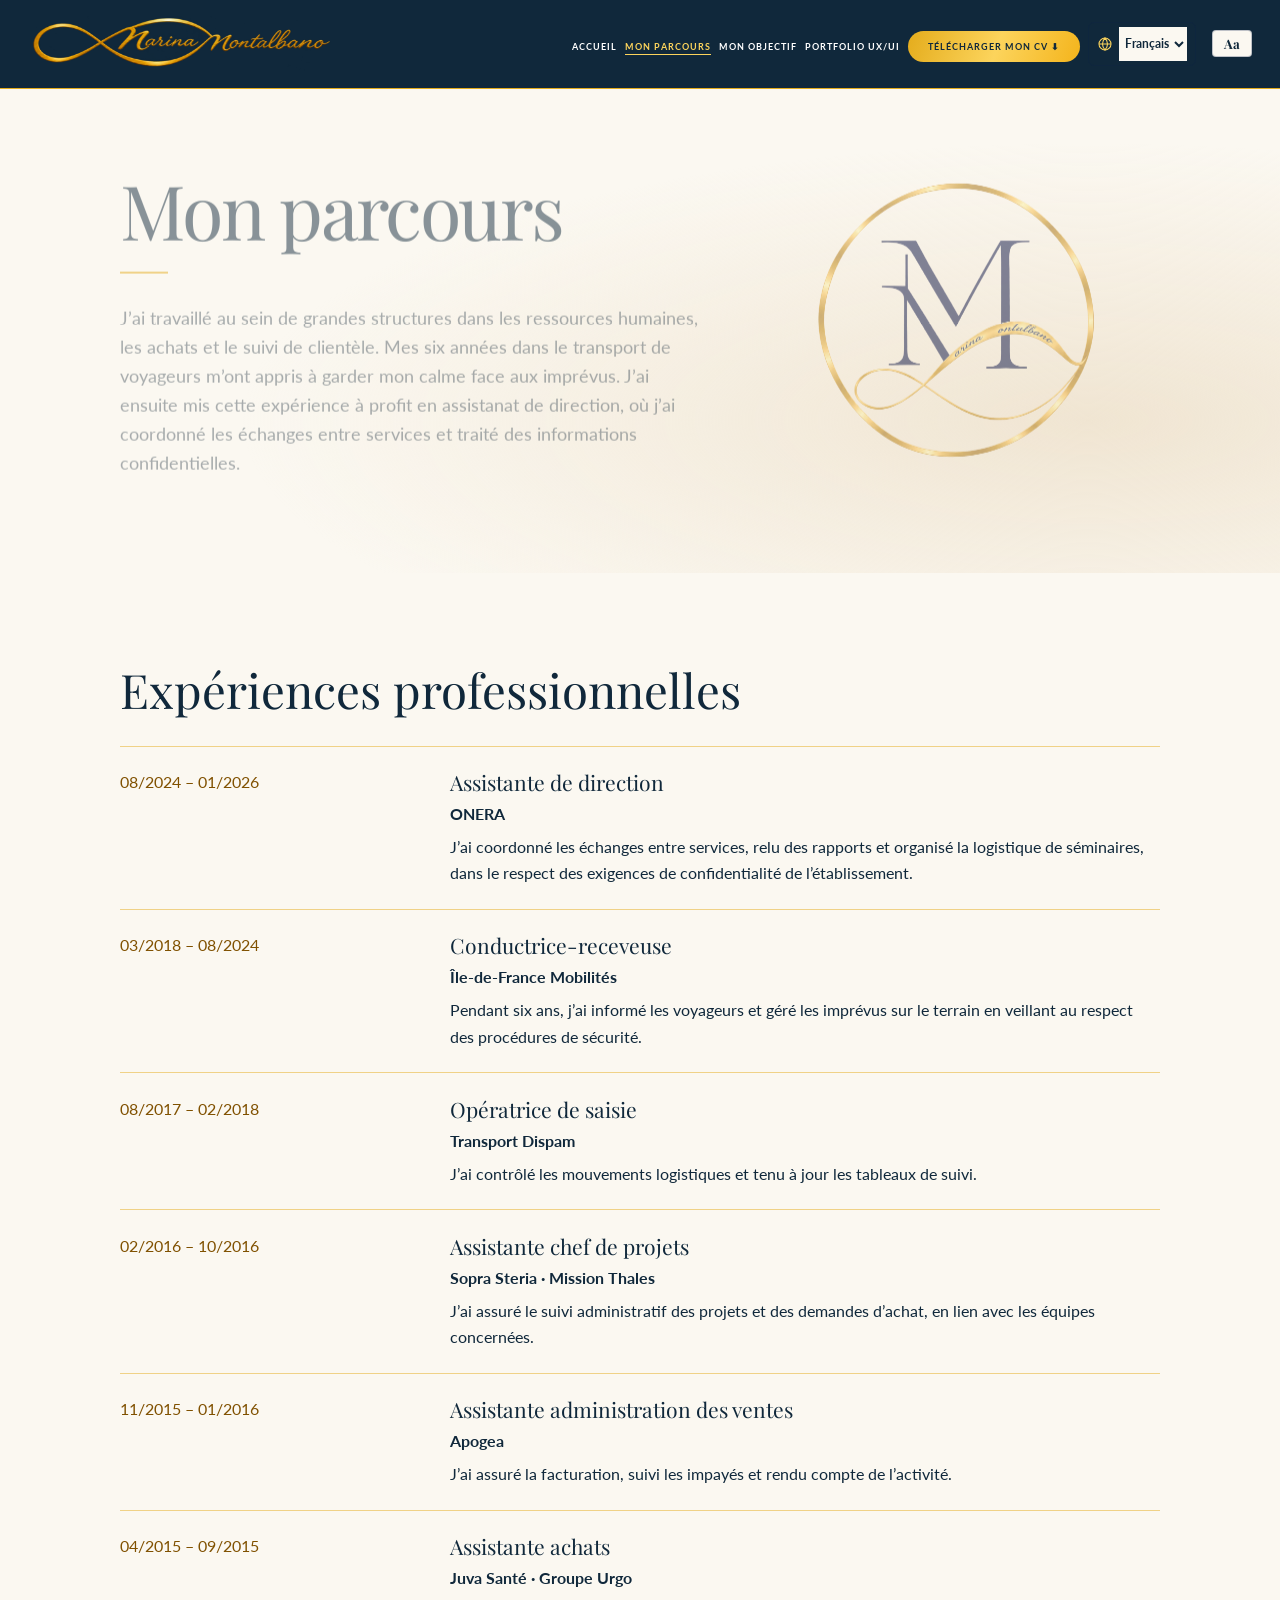
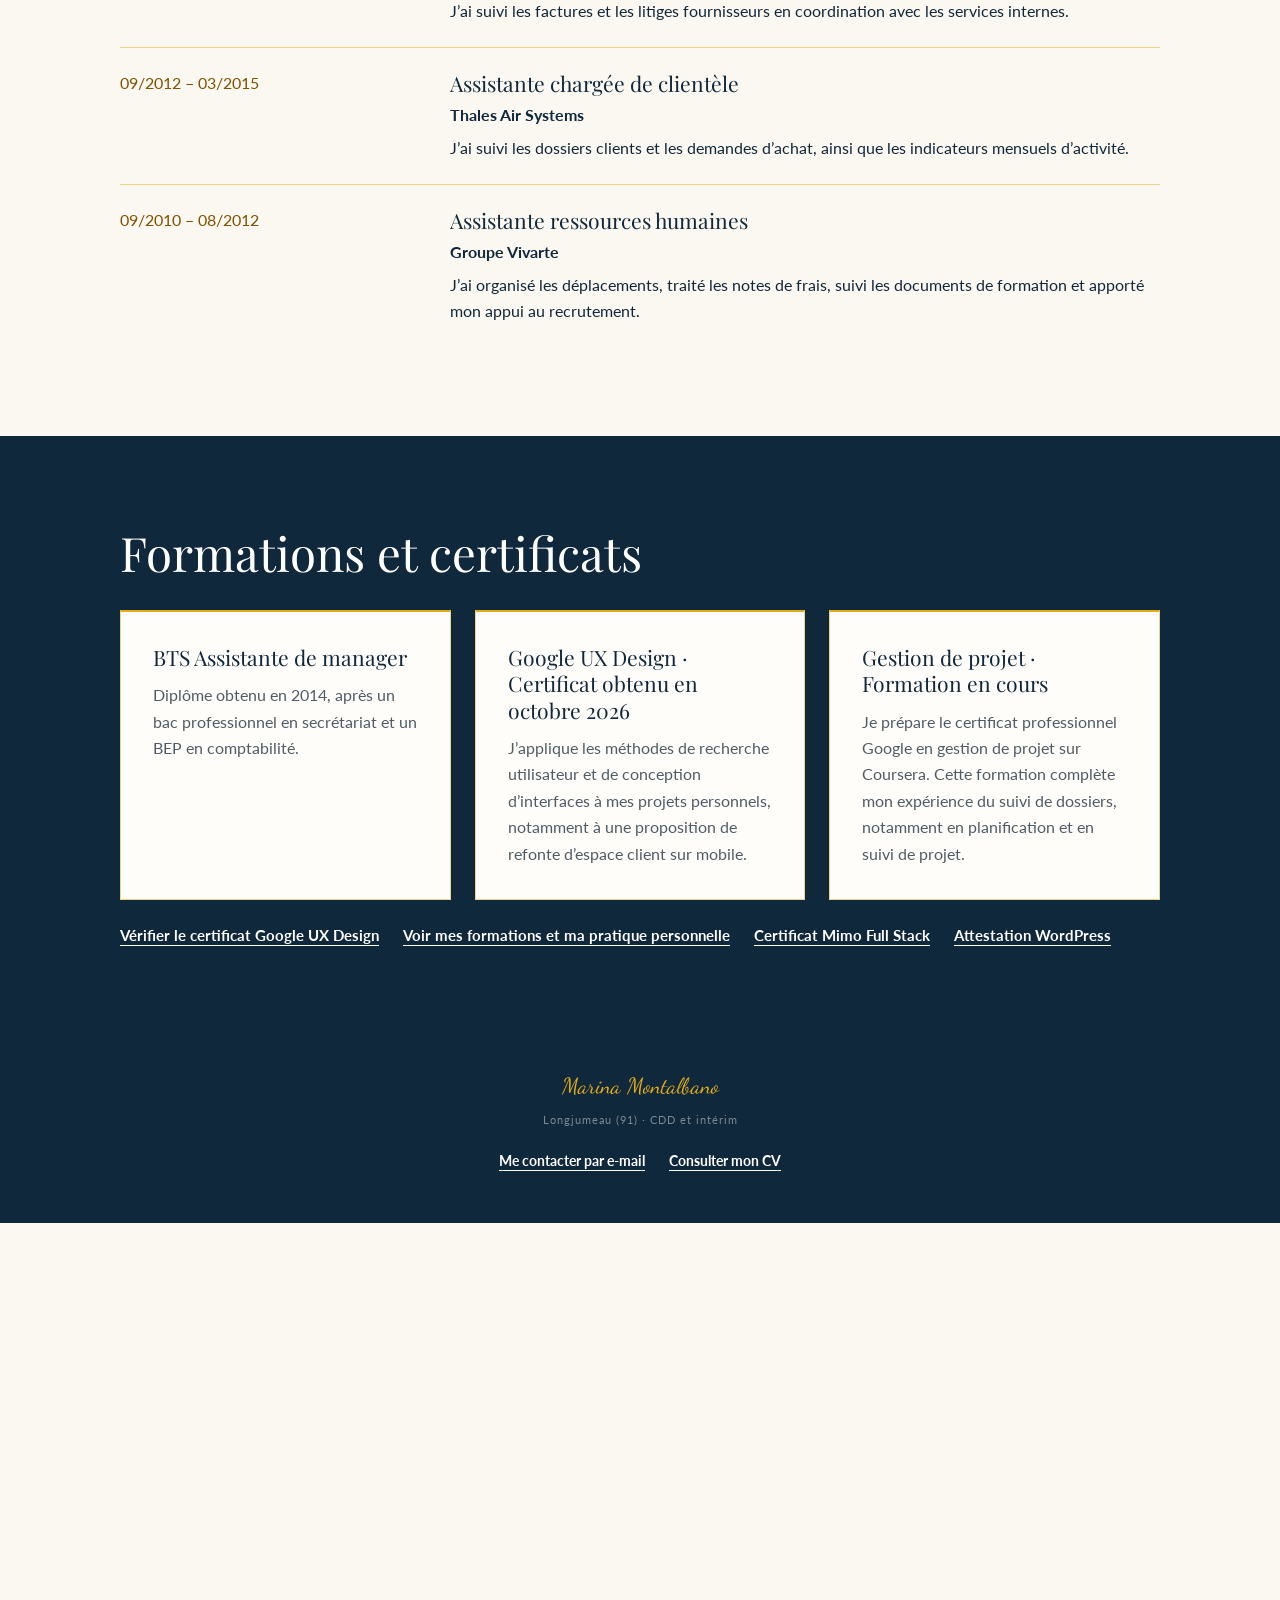
<file: apropos.html>
<!doctype html>
<html lang="fr"><head><meta charset="utf-8"><meta name="viewport" content="width=device-width, initial-scale=1"><title>Mon parcours — Marina Montalbano</title><meta http-equiv="refresh" content="0; url=parcours.html"><link rel="canonical" href="https://marina-montalbano.fr/parcours.html"><link rel="icon" href="/favicon.ico" sizes="16x16 32x32 48x48">
<link rel="icon" type="image/png" sizes="96x96" href="/favicon.png">
<link rel="apple-touch-icon" sizes="180x180" href="/apple-touch-icon.png">
</head><body><p><a href="parcours.html">Découvrir mon parcours</a></p></body></html>
</file>
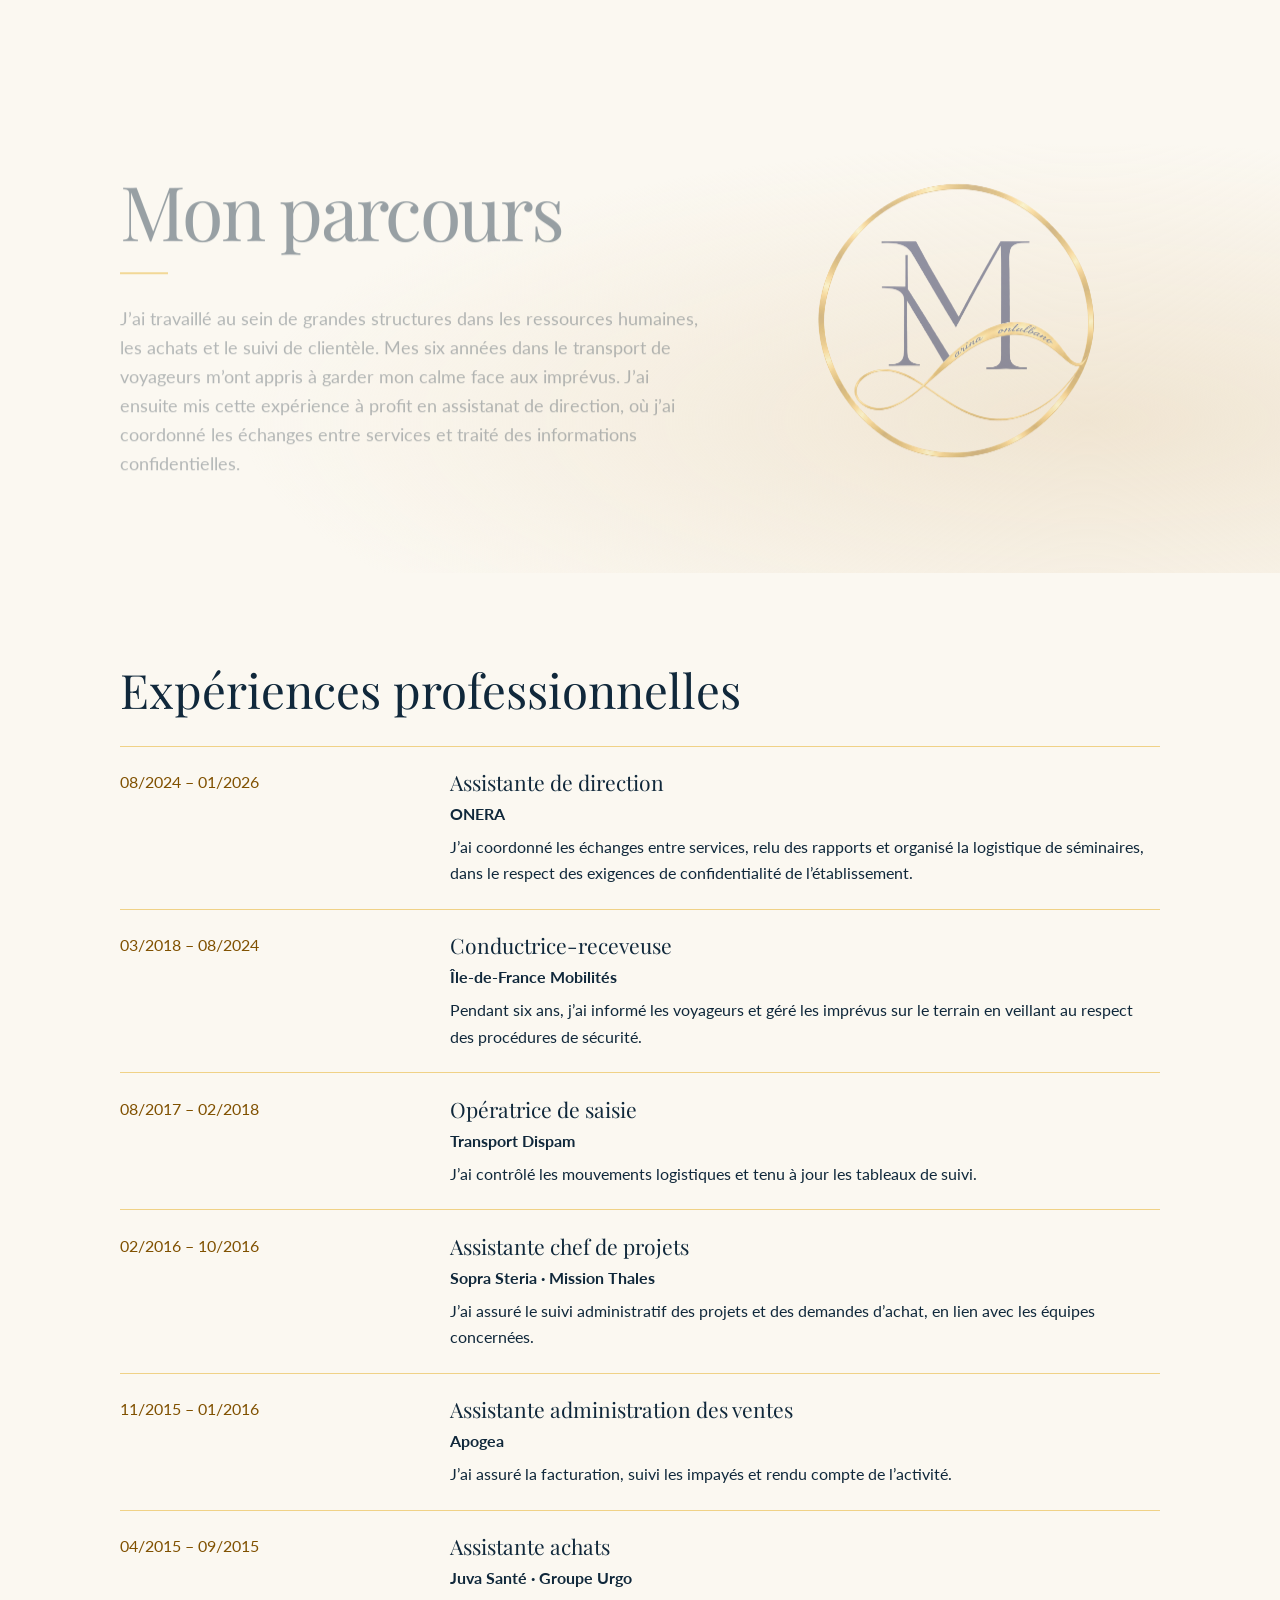
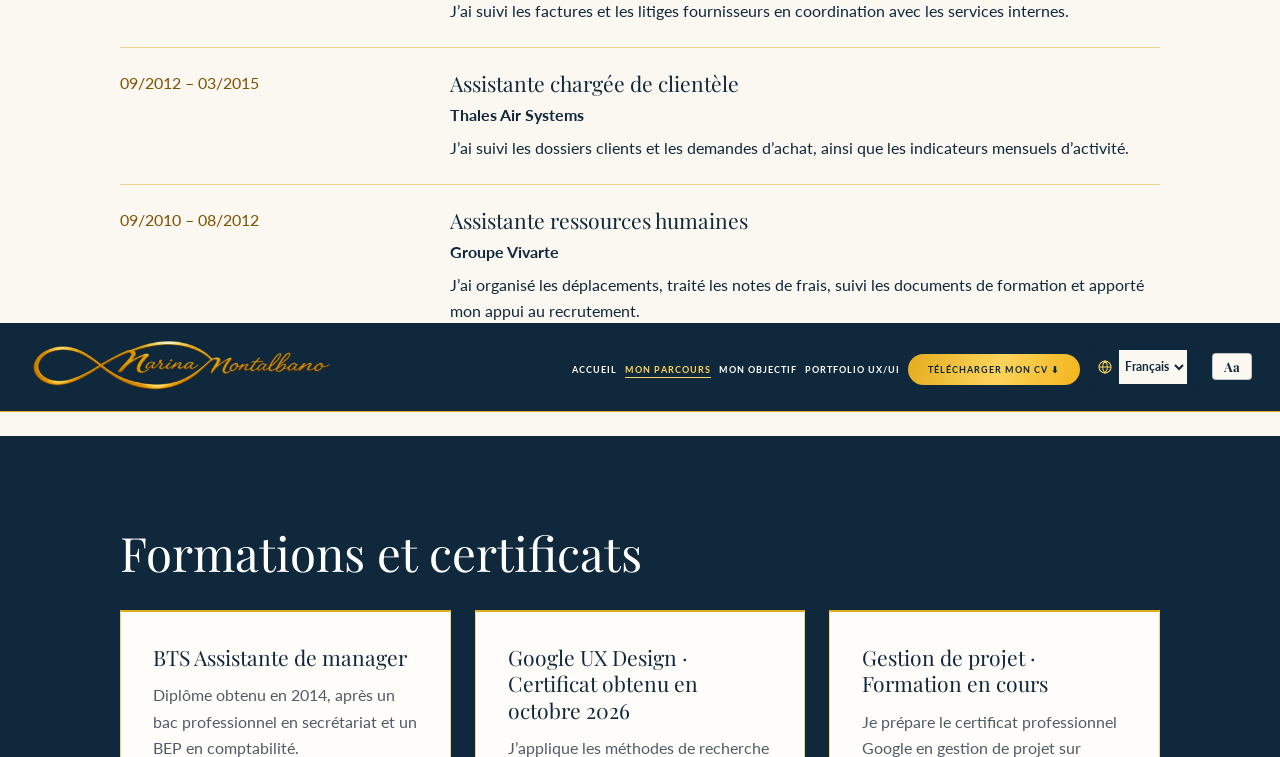
<file: certificats.html>
<!doctype html>
<html lang="fr"><head><meta charset="utf-8"><meta name="viewport" content="width=device-width,initial-scale=1"><title>Mes certificats — Marina Montalbano</title><link rel="canonical" href="https://marina-montalbano.fr/parcours.html"><meta http-equiv="refresh" content="0;url=parcours.html#certificats"></head><body><p>Mes certificats sont maintenant dans <a href="parcours.html#certificats">Mon parcours</a>.</p></body></html>
</file>
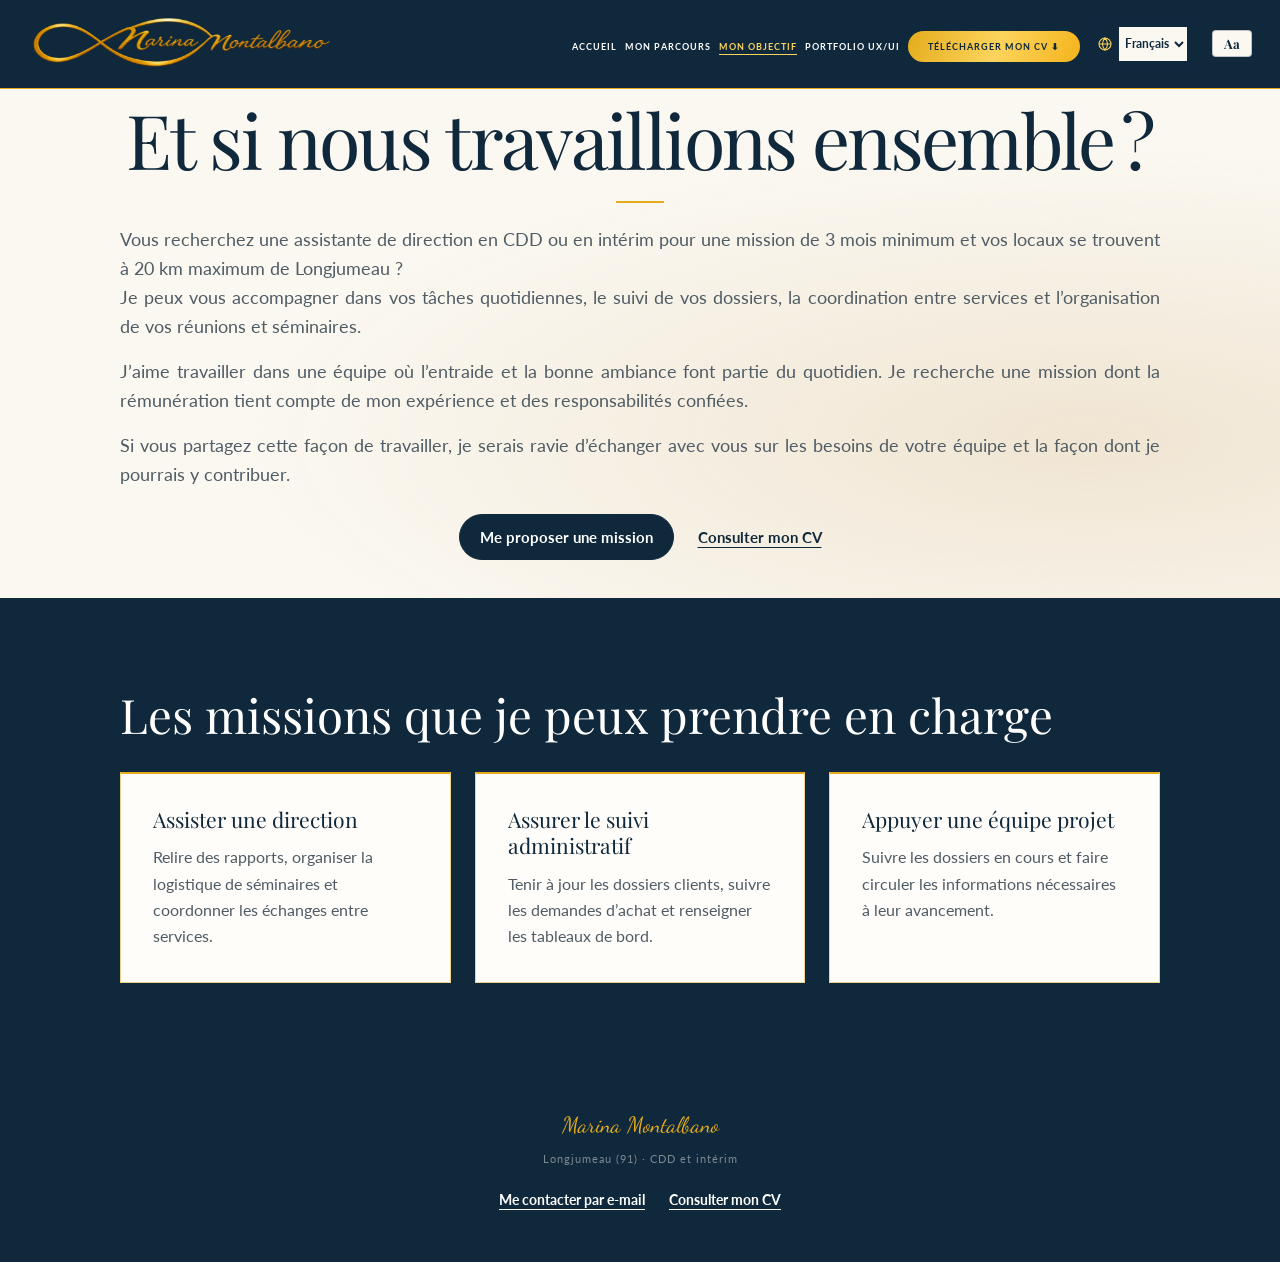
<file: cible.html>
<!DOCTYPE html>
<html lang="fr">
<head>
<meta charset="UTF-8">
<meta name="viewport" content="width=device-width, initial-scale=1.0">
<title>Mon objectif professionnel — Marina Montalbano</title>
<meta name="description" content="Marina Montalbano recherche une mission d’assistante de direction en CDD ou intérim, de 3 mois minimum et à 20 km maximum de Longjumeau.">
<link rel="canonical" href="https://marina-montalbano.fr/cible.html">
<meta property="og:type" content="website">
<meta property="og:locale" content="fr_FR">
<meta property="og:site_name" content="Marina Montalbano">
<meta property="og:title" content="Mon objectif professionnel — Marina Montalbano">
<meta property="og:description" content="Marina Montalbano recherche une mission d’assistante de direction en CDD ou intérim, de 3 mois minimum et à 20 km maximum de Longjumeau.">
<meta property="og:url" content="https://marina-montalbano.fr/cible.html">
<link href="https://fonts.googleapis.com/css2?family=Dancing+Script:wght@400;700&family=Playfair+Display:ital,wght@0,400;0,600;0,700;1,400;1,600&family=Lato:ital,wght@0,100;0,300;0,400;0,700;1,300;1,400&family=Josefin+Sans:wght@100;200;300;400&display=swap" rel="stylesheet">

<link rel="icon" href="/favicon.ico" sizes="16x16 32x32 48x48">
<link rel="icon" type="image/png" sizes="96x96" href="/favicon.png">
<link rel="apple-touch-icon" sizes="180x180" href="/apple-touch-icon.png">
<link rel="stylesheet" href="assets/site.css?v=palette-doree">
<link rel="stylesheet" href="assets/direction.css?v=recrutement">
</head>
<body class="direction-page">

<!-- Lien d'évitement, pour les utilisateurs clavier -->
<a href="#main-content" class="skip-link">Aller au contenu principal</a>

<!-- Bandeau explicatif du mode contraste élevé (desktop uniquement) -->
<aside class="hc-sidebar" id="hcSidebar" aria-label="À propos du mode contraste élevé">
  <div class="hc-sidebar-title">
    <span>MODE CONTRASTE ÉLEVÉ ACTIVÉ</span>
    <button class="hc-sidebar-close" onclick="closeHcSidebar()" aria-label="Masquer ce panneau">✕</button>
  </div>
  <p>Le mode contraste élevé améliore la lisibilité en renforçant les contrastes des couleurs et en simplifiant les éléments visuels.</p>

  <div class="hc-sidebar-controls">
    <label class="a11y-switch-row" style="border-top:none; padding-top:0;">
      <span>Contraste élevé</span>
      <input type="checkbox" class="toggle-contrast" onchange="toggleHighContrast(this.checked)">
    </label>
    <div class="a11y-row">
      <span class="a11y-row-label">Taille du texte</span>
      <div class="a11y-stepper" role="group" aria-label="Taille du texte">
        <button type="button" class="a11y-step-btn" onclick="stepTextScale(-10)" aria-label="Diminuer la taille du texte">−</button>
        <span class="a11y-step-value" aria-live="polite">100%</span>
        <button type="button" class="a11y-step-btn" onclick="stepTextScale(10)" aria-label="Augmenter la taille du texte">+</button>
      </div>
    </div>
    <label class="a11y-switch-row">
      <span>Police dyslexie</span>
      <input type="checkbox" class="toggle-dyslexic" onchange="toggleDyslexicFont(this.checked)">
    </label>
  </div>

  <div class="hc-sidebar-note">
    <svg viewBox="0 0 24 24" fill="none" stroke="currentColor" stroke-width="1.6" aria-hidden="true"><path d="M4 17l5-5-5-5"/><path d="M12 19h8"/></svg>
    <span>Les boutons, liens et textes sont plus visibles. La navigation au clavier est mise en évidence.</span>
  </div>
</aside>

<!-- NAV -->
<nav aria-label="Navigation principale">
  <a class="nav-logo" href="index.html"><img class="nav-signature" src="assets/signature-marina-header.webp" width="960" height="320" alt="Marina Montalbano"></a>
  <button class="hamburger" id="hamburger" onclick="toggleMenu()" style="display:none;" aria-label="Ouvrir le menu" aria-expanded="false" aria-controls="mobileMenuOverlay">
    <span></span><span></span><span></span>
  </button>
  <ul class="nav-links" id="nav-links">
<li><a href="index.html"><span data-fr="Accueil" data-en="Home">Accueil</span></a></li>
    <li><a href="parcours.html"><span data-fr="Mon parcours" data-en="My journey">Mon parcours</span></a></li>
    <li><a href="cible.html" aria-current="page"><span data-fr="Mon objectif" data-en="My goal" data-de="Mein Ziel" data-sr="Moj cilj">Mon objectif</span></a></li>
    <li><a href="portfolio.html"><span data-fr="Portfolio UX/UI" data-en="UX/UI portfolio" data-de="UX/UI-Portfolio" data-sr="UX/UI portfolio">Portfolio UX/UI</span></a></li>
    
    <li><a href="CV_Marina_Montalbano.pdf?v=65c1f3f1" download class="nav-cv" id="nav-cv-link" hreflang="fr" data-href-en="Marina_Montalbano_CV_English.pdf"><span data-fr="Télécharger mon CV" data-en="Download my CV (English)" data-de="Lebenslauf herunterladen (Englisch)" data-sr="Preuzmite CV (na engleskom)">Télécharger mon CV</span> <span aria-hidden="true">⬇</span></a></li>
    <li class="lang-switcher language-picker"><svg aria-hidden="true" focusable="false" viewBox="0 0 24 24" width="16" height="16" fill="none" stroke="currentColor" stroke-width="1.6"><circle cx="12" cy="12" r="9"/><path d="M3 12h18M12 3c5 5 5 13 0 18-5-5-5-13 0-18Z"/></svg><select class="language-select" aria-label="Choisir la langue"><option value="fr" selected>Français</option><option value="en">English</option><option value="de">Deutsch</option><option value="sr">Srpski</option></select></li>
    <li class="a11y-menu">
      <button class="a11y-toggle" id="a11yToggle" onclick="toggleA11yPanel()" aria-haspopup="true" aria-expanded="false" aria-controls="a11yPanel" title="Options d'accessibilité">Aa</button>
      <div class="a11y-panel" id="a11yPanel" hidden>
        <label class="a11y-switch-row" style="border-top:none; padding-top:0;">
          <span>Contraste élevé</span>
          <input type="checkbox" id="toggleContrast" class="toggle-contrast" onchange="toggleHighContrast(this.checked)">
        </label>
        <div class="a11y-row">
          <span class="a11y-row-label" id="a11ySizeLabel">Taille du texte</span>
          <div class="a11y-stepper" role="group" aria-labelledby="a11ySizeLabel">
            <button type="button" class="a11y-step-btn" onclick="stepTextScale(-10)" aria-label="Diminuer la taille du texte">−</button>
            <span class="a11y-step-value" aria-live="polite">100%</span>
            <button type="button" class="a11y-step-btn" onclick="stepTextScale(10)" aria-label="Augmenter la taille du texte">+</button>
          </div>
        </div>
        <label class="a11y-switch-row">
          <span>Police dyslexie</span>
          <input type="checkbox" id="toggleDyslexic" class="toggle-dyslexic" onchange="toggleDyslexicFont(this.checked)">
        </label>
        <label class="a11y-switch-row">
          <span>Souligner les liens</span>
          <input type="checkbox" id="toggleUnderline" class="toggle-underline" onchange="toggleUnderlineLinks(this.checked)">
        </label>
      </div>
    </li>
  </ul>
</nav>

<!-- MENU MOBILE PLEIN ÉCRAN -->
<div class="mobile-menu-overlay" id="mobileMenuOverlay" role="dialog" aria-modal="true" aria-label="Navigation principale">
  <div class="mm-header">
    <span class="mm-logo"><img class="nav-signature" src="assets/signature-marina-header.webp" width="960" height="320" alt="Marina Montalbano"></span>
    <button class="mm-close" onclick="toggleMenu()" aria-label="Fermer le menu">✕</button>
  </div>
  <ul class="mm-list"><li>
      <a href="index.html" class="mm-item">
        <svg viewBox="0 0 24 24" fill="none" stroke="currentColor" stroke-width="1.6" stroke-linecap="round" stroke-linejoin="round"><path d="M3 11l9-8 9 8"/><path d="M5 10v10a1 1 0 0 0 1 1h4v-6h4v6h4a1 1 0 0 0 1-1V10"/></svg>
        <span data-fr="Accueil" data-en="Home">Accueil</span>
      </a>
    </li>
<li>
      <a href="parcours.html" class="mm-item">
        <svg viewBox="0 0 24 24" fill="none" stroke="currentColor" stroke-width="1.6" stroke-linecap="round" stroke-linejoin="round"><circle cx="12" cy="8" r="3.5"/><path d="M5 20c0-3.87 3.13-7 7-7s7 3.13 7 7"/></svg>
        <span data-fr="Mon parcours" data-en="My journey">Mon parcours</span>
      </a>
    </li>
<li>
      <a href="cible.html" aria-current="page" class="mm-item">
        <svg viewBox="0 0 24 24" fill="none" stroke="currentColor" stroke-width="1.6" stroke-linecap="round" stroke-linejoin="round"><circle cx="11" cy="13" r="8"/><circle cx="11" cy="13" r="4.3"/><circle cx="11" cy="13" r="0.9" fill="currentColor"/><path d="M15.3 8.7L20 4M20 4h-3.2M20 4v3.2"/></svg>
        <span data-fr="Mon objectif" data-en="My goal" data-de="Mein Ziel" data-sr="Moj cilj">Mon objectif</span>
      </a>
    </li>
<li>
      <a href="portfolio.html" class="mm-item">
        <svg viewBox="0 0 24 24" fill="none" stroke="currentColor" stroke-width="1.6" stroke-linecap="round" stroke-linejoin="round"><rect x="3" y="7" width="18" height="13" rx="2"/><path d="M8 7V5a2 2 0 0 1 2-2h4a2 2 0 0 1 2 2v2"/><path d="M3 12h18"/></svg>
        <span data-fr="Portfolio UX/UI" data-en="UX/UI portfolio" data-de="UX/UI-Portfolio" data-sr="UX/UI portfolio">Portfolio UX/UI</span>
      </a>
    </li>
<li><a class="mm-item" href="CV_Marina_Montalbano.pdf?v=65c1f3f1" download hreflang="fr" data-href-en="Marina_Montalbano_CV_English.pdf"><span data-fr="Télécharger mon CV" data-en="Download my CV (English)" data-de="Lebenslauf herunterladen (Englisch)" data-sr="Preuzmite CV (na engleskom)">Télécharger mon CV</span></a></li></ul>
  <div class="mm-lang language-picker"><svg aria-hidden="true" focusable="false" viewBox="0 0 24 24" width="16" height="16" fill="none" stroke="currentColor" stroke-width="1.6"><circle cx="12" cy="12" r="9"/><path d="M3 12h18M12 3c5 5 5 13 0 18-5-5-5-13 0-18Z"/></svg><select class="language-select" aria-label="Choisir la langue"><option value="fr" selected>Français</option><option value="en">English</option><option value="de">Deutsch</option><option value="sr">Srpski</option></select></div>

  <div class="mm-a11y">
    <button class="a11y-toggle" id="a11yToggleMobile" onclick="toggleA11yPanel('Mobile')" aria-haspopup="true" aria-expanded="false" aria-controls="a11yPanelMobile">Aa <span>Accessibilité</span></button>
    <div class="a11y-panel a11y-panel-mobile" id="a11yPanelMobile" hidden>
      <label class="a11y-switch-row" style="border-top:none; padding-top:0;">
        <span>Contraste élevé</span>
        <input type="checkbox" class="toggle-contrast" onchange="toggleHighContrast(this.checked)">
      </label>
      <div class="a11y-row">
        <span class="a11y-row-label" id="a11ySizeLabelMobile">Taille du texte</span>
        <div class="a11y-stepper" role="group" aria-labelledby="a11ySizeLabelMobile">
          <button type="button" class="a11y-step-btn" onclick="stepTextScale(-10)" aria-label="Diminuer la taille du texte">−</button>
          <span class="a11y-step-value" aria-live="polite">100%</span>
          <button type="button" class="a11y-step-btn" onclick="stepTextScale(10)" aria-label="Augmenter la taille du texte">+</button>
        </div>
      </div>
      <label class="a11y-switch-row">
        <span>Police dyslexie</span>
        <input type="checkbox" class="toggle-dyslexic" onchange="toggleDyslexicFont(this.checked)">
      </label>
      <label class="a11y-switch-row">
        <span>Souligner les liens</span>
        <input type="checkbox" class="toggle-underline" onchange="toggleUnderlineLinks(this.checked)">
      </label>
    </div>
  </div>
</div>

<main id="main-content" tabindex="-1">
<header class="direction-opening"><div class="direction-wrap direction-page-intro direction-goal-intro"><h1><span data-fr="Et si nous travaillions ensemble ?" data-en="What if we worked together?" data-de="Wie wäre es, wenn wir zusammenarbeiten?" data-sr="Šta kažete na to da radimo zajedno?">Et si nous travaillions ensemble ?</span></h1>
    <p class="direction-intro"><span data-fr="Vous recherchez une assistante de direction en CDD ou en intérim pour une mission de 3 mois minimum et vos locaux se trouvent à 20 km maximum de Longjumeau ?" data-en="Are you looking for an executive assistant on a fixed-term contract or temporary assignment of at least 3 months, and is your workplace no more than 20 km from Longjumeau?" data-de="Suchen Sie eine Direktionsassistentin für eine befristete Stelle oder einen Zeitarbeitseinsatz von mindestens 3 Monaten und liegt Ihr Standort höchstens 20 km von Longjumeau entfernt?" data-sr="Tražite asistentkinju direktora za rad na određeno vreme ili privremeni angažman od najmanje 3 meseca, a vaše prostorije su udaljene najviše 20 km od Longjumeaua?">Vous recherchez une assistante de direction en CDD ou en intérim pour une mission de 3 mois minimum et vos locaux se trouvent à 20 km maximum de Longjumeau ?</span><br><span data-fr="Je peux vous accompagner dans vos tâches quotidiennes, le suivi de vos dossiers, la coordination entre services et l’organisation de vos réunions et séminaires." data-en="I can support you with day-to-day tasks, keeping track of your files, coordinating across departments and organising your meetings and seminars." data-de="Ich unterstütze Sie bei Ihren täglichen Aufgaben, der Bearbeitung Ihrer Vorgänge, der Abstimmung zwischen Abteilungen und der Organisation Ihrer Besprechungen und Seminare." data-sr="Mogu da vam pomognem u svakodnevnim zadacima, praćenju predmeta, koordinaciji između službi i organizaciji sastanaka i seminara.">Je peux vous accompagner dans vos tâches quotidiennes, le suivi de vos dossiers, la coordination entre services et l’organisation de vos réunions et séminaires.</span></p>
    <p class="direction-intro"><span data-fr="J’aime travailler dans une équipe où l’entraide et la bonne ambiance font partie du quotidien. Je recherche une mission dont la rémunération tient compte de mon expérience et des responsabilités confiées." data-en="I enjoy working in a team where people help each other and a positive atmosphere is part of everyday life. I’m looking for a role with pay that reflects my experience and the responsibilities involved." data-de="Ich arbeite gern in einem Team, in dem gegenseitige Unterstützung und ein gutes Arbeitsklima zum Alltag gehören. Ich suche eine Aufgabe, deren Vergütung meiner Erfahrung und der Verantwortung entspricht." data-sr="Volim da radim u timu u kojem su međusobna pomoć i dobra atmosfera deo svakodnevice. Tražim angažman čija naknada odražava moje iskustvo i poverene odgovornosti.">J’aime travailler dans une équipe où l’entraide et la bonne ambiance font partie du quotidien. Je recherche une mission dont la rémunération tient compte de mon expérience et des responsabilités confiées.</span></p>
    <p class="direction-intro"><span data-fr="Si vous partagez cette façon de travailler, je serais ravie d’échanger avec vous sur les besoins de votre équipe et la façon dont je pourrais y contribuer." data-en="If you share this way of working, I’d be happy to talk about your team’s needs and how I could contribute." data-de="Wenn Sie diese Arbeitsweise teilen, würde ich mich freuen, mit Ihnen darüber zu sprechen, was Ihr Team braucht und wie ich dazu beitragen könnte." data-sr="Ako vam je blizak ovaj način rada, rado bih razgovarala sa vama o potrebama vašeg tima i o tome kako bih mogla da doprinesem.">Si vous partagez cette façon de travailler, je serais ravie d’échanger avec vous sur les besoins de votre équipe et la façon dont je pourrais y contribuer.</span></p>
<div class="direction-actions"><a class="direction-button" href="mailto:e.marina.montalbano@gmail.com?subject=%5BSite%20web%5D%20Proposition%20de%20mission"><span data-fr="Me proposer une mission" data-en="Discuss a role" data-de="Über einen Einsatz sprechen" data-sr="Predložite mi angažman">Me proposer une mission</span></a><a class="direction-link" href="CV_Marina_Montalbano.pdf?v=65c1f3f1" hreflang="fr" data-href-en="Marina_Montalbano_CV_English.pdf"><span data-fr="Consulter mon CV" data-en="View my CV (English)" data-de="Lebenslauf ansehen (Englisch)" data-sr="Pogledajte CV (na engleskom)">Consulter mon CV</span></a></div></div></header><section class="direction-section direction-dark"><div class="direction-wrap"><h2><span data-fr="Les missions que je peux prendre en charge" data-en="The tasks I can take on" data-de="Aufgaben, die ich übernehmen kann" data-sr="Zadaci koje mogu preuzeti">Les missions que je peux prendre en charge</span></h2><div class="direction-grid"><article class="direction-card"><h3><span data-fr="Assister une direction" data-en="Support executives" data-de="Eine Geschäftsleitung unterstützen" data-sr="Pružiti podršku rukovodstvu">Assister une direction</span></h3><p><span data-fr="Relire des rapports, organiser la logistique de séminaires et coordonner les échanges entre services." data-en="Review reports, arrange seminar logistics and coordinate communication across departments." data-de="Berichte prüfen, Seminare organisieren und den Austausch zwischen Abteilungen koordinieren." data-sr="Pregledati izveštaje, organizovati logistiku seminara i koordinirati komunikaciju između službi.">Relire des rapports, organiser la logistique de séminaires et coordonner les échanges entre services.</span></p></article><article class="direction-card"><h3><span data-fr="Assurer le suivi administratif" data-en="Manage administrative follow-up" data-de="Verwaltungsvorgänge betreuen" data-sr="Voditi administrativno praćenje">Assurer le suivi administratif</span></h3><p><span data-fr="Tenir à jour les dossiers clients, suivre les demandes d’achat et renseigner les tableaux de bord." data-en="Maintain customer records, track purchase requests and update dashboards." data-de="Kundenakten pflegen, Beschaffungsanfragen verfolgen und Übersichten aktualisieren." data-sr="Ažurirati dokumentaciju klijenata, pratiti zahteve za nabavku i voditi pregled pokazatelja.">Tenir à jour les dossiers clients, suivre les demandes d’achat et renseigner les tableaux de bord.</span></p></article><article class="direction-card"><h3><span data-fr="Appuyer une équipe projet" data-en="Support a project team" data-de="Ein Projektteam unterstützen" data-sr="Podržati projektni tim">Appuyer une équipe projet</span></h3><p><span data-fr="Suivre les dossiers en cours et faire circuler les informations nécessaires à leur avancement." data-en="Track ongoing work and share the information needed to move it forward." data-de="Laufende Vorgänge verfolgen und die dafür nötigen Informationen weitergeben." data-sr="Pratiti otvorene predmete i deliti informacije potrebne za njihov napredak.">Suivre les dossiers en cours et faire circuler les informations nécessaires à leur avancement.</span></p></article></div></div></section>
</main>
<footer id="contact">
  <div class="footer-name">Marina Montalbano</div>
  <div class="footer-copy"><span data-fr="Longjumeau (91) · CDD et intérim" data-en="Longjumeau, France · Fixed-term and temporary roles" data-de="Longjumeau, Frankreich · Befristete Stellen und Zeitarbeit" data-sr="Longjumeau, Francuska · Rad na određeno i privremeni angažmani">Longjumeau (91) · CDD et intérim</span></div>
  <div class="footer-links"><a class="direction-link" href="mailto:e.marina.montalbano@gmail.com?subject=%5BSite%20web%5D%20Prise%20de%20contact"><span data-fr="Me contacter par e-mail" data-en="Email me" data-de="Kontakt per E-Mail" data-sr="Pišite mi e-poštom">Me contacter par e-mail</span></a><a class="direction-link" href="CV_Marina_Montalbano.pdf?v=65c1f3f1" hreflang="fr" data-href-en="Marina_Montalbano_CV_English.pdf"><span data-fr="Consulter mon CV" data-en="View my CV (English)" data-de="Lebenslauf ansehen (Englisch)" data-sr="Pogledajte CV (na engleskom)">Consulter mon CV</span></a></div>
</footer>
<script src="assets/translations.js?v=publication-langues-20261106"></script>
<script src="assets/site.js?v=recrutement"></script>
</body>
</html>
</file>
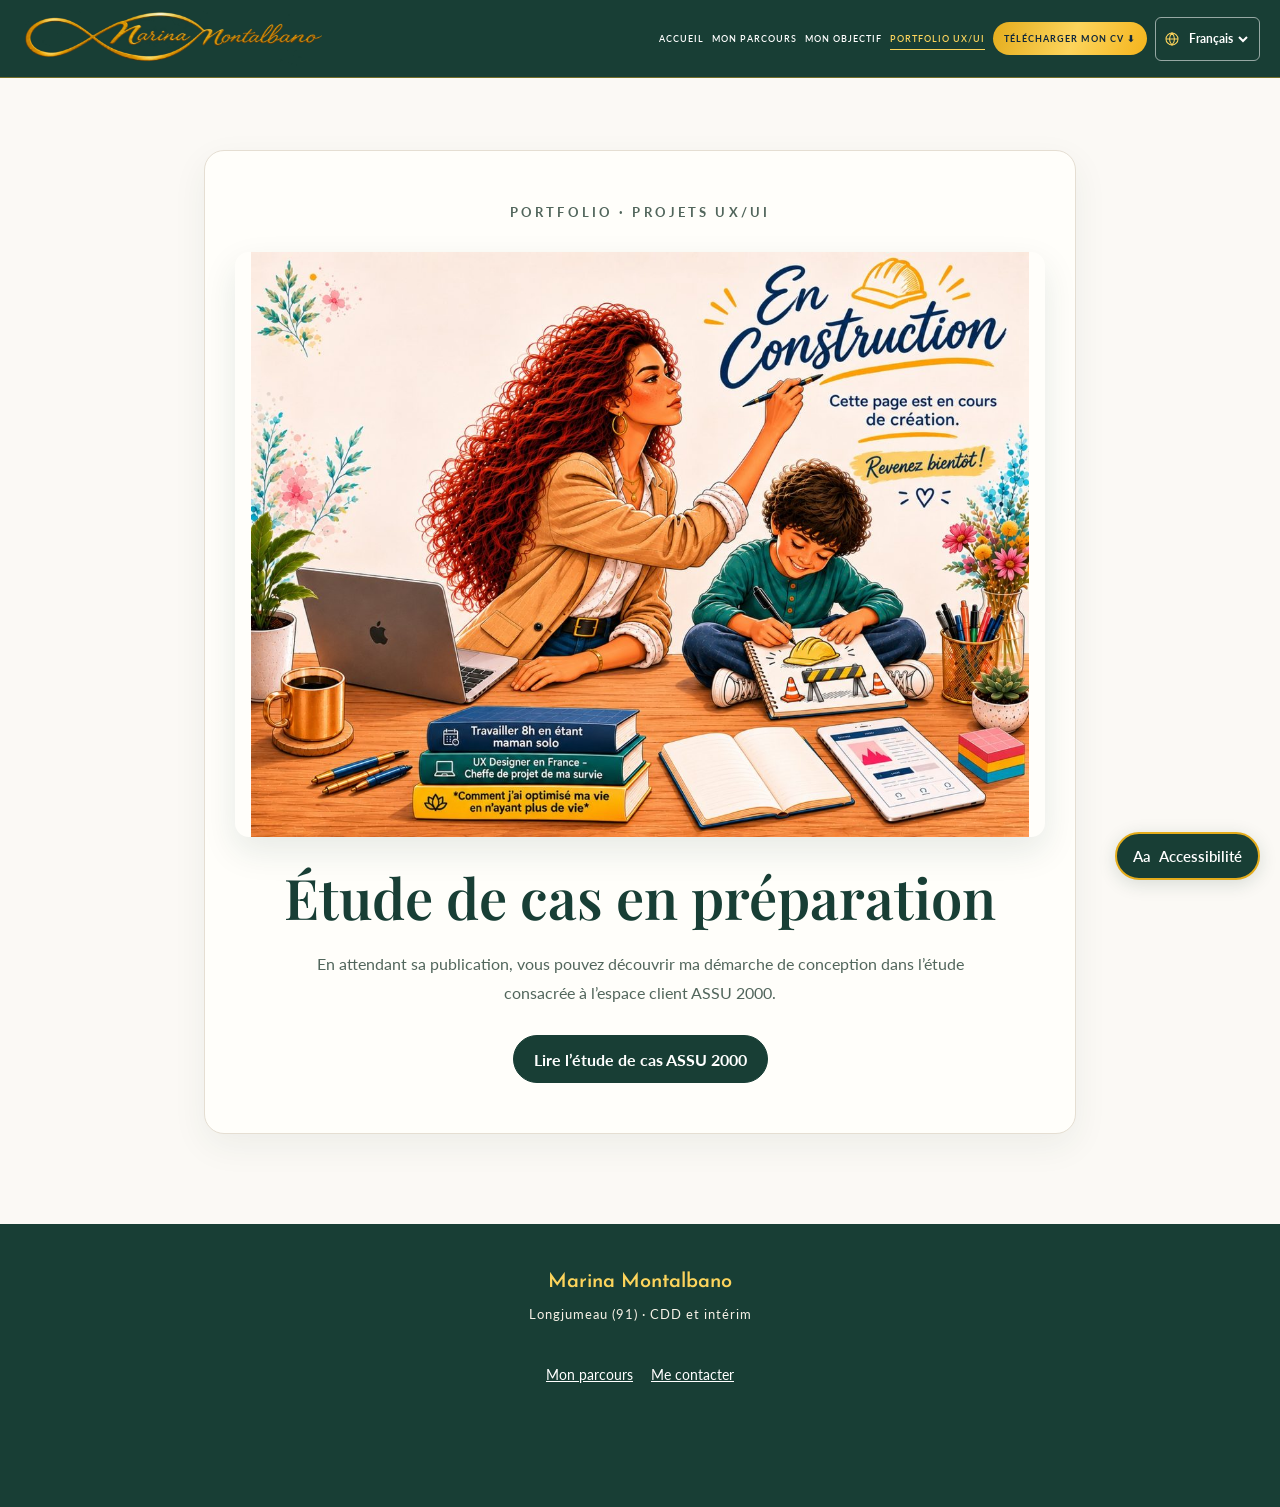
<file: en-construction.html>
<!DOCTYPE html>
<html lang="fr">
<head>
<meta charset="UTF-8">
<meta name="robots" content="noindex">
<meta name="viewport" content="width=device-width, initial-scale=1.0">
<title>Étude de cas en préparation — Marina Montalbano</title>
<meta name="description" content="Étude de cas personnelle en UX/UI en préparation, en complément du parcours de Marina Montalbano en assistanat de direction.">
<link rel="canonical" href="https://marina-montalbano.fr/en-construction.html">
<meta property="og:type" content="website">
<meta property="og:locale" content="fr_FR">
<meta property="og:site_name" content="Marina Montalbano">
<meta property="og:title" content="Étude de cas en préparation — Marina Montalbano">
<meta property="og:description" content="Étude de cas personnelle en UX/UI en préparation, en complément du parcours de Marina Montalbano en assistanat de direction.">
<meta property="og:url" content="https://marina-montalbano.fr/en-construction.html">
<link href="https://fonts.googleapis.com/css2?family=Dancing+Script:wght@400;700&family=Playfair+Display:ital,wght@0,400;0,600;0,700;1,400;1,600&family=Lato:ital,wght@0,100;0,300;0,400;0,700;1,300;1,400&family=Josefin+Sans:wght@100;200;300;400&display=swap" rel="stylesheet">

<link rel="icon" href="/favicon.ico" sizes="16x16 32x32 48x48">
<link rel="icon" type="image/png" sizes="96x96" href="/favicon.png">
<link rel="apple-touch-icon" sizes="180x180" href="/apple-touch-icon.png">
<link rel="stylesheet" href="assets/site.css?v=nav-verte">
<link rel="stylesheet" href="assets/marina-studio.css?v=nav-verte"></head>
<body class="studio-portfolio-page"><a href="#main-content" class="skip-link"><span data-fr="Aller au contenu principal" data-en="Skip to main content">Aller au contenu principal</span></a><aside class="hc-sidebar" id="hcSidebar" aria-label="À propos du mode contraste élevé">
  <div class="hc-sidebar-title">
    <span>MODE CONTRASTE ÉLEVÉ ACTIVÉ</span>
    <button class="hc-sidebar-close" onclick="closeHcSidebar()" aria-label="Masquer ce panneau">✕</button>
  </div>
  <p>Le mode contraste élevé améliore la lisibilité en renforçant les contrastes des couleurs et en simplifiant les éléments visuels.</p>

  <div class="hc-sidebar-controls">
    <label class="a11y-switch-row" style="border-top:none; padding-top:0;">
      <span>Contraste élevé</span>
      <input type="checkbox" class="toggle-contrast" onchange="toggleHighContrast(this.checked)">
    </label>
    <div class="a11y-row">
      <span class="a11y-row-label">Taille du texte</span>
      <div class="a11y-stepper" role="group" aria-label="Taille du texte">
        <button type="button" class="a11y-step-btn" onclick="stepTextScale(-10)" aria-label="Diminuer la taille du texte">−</button>
        <span class="a11y-step-value" aria-live="polite">100%</span>
        <button type="button" class="a11y-step-btn" onclick="stepTextScale(10)" aria-label="Augmenter la taille du texte">+</button>
      </div>
    </div>
    <label class="a11y-switch-row">
      <span>Police dyslexie</span>
      <input type="checkbox" class="toggle-dyslexic" onchange="toggleDyslexicFont(this.checked)">
    </label>
  </div>

  <div class="hc-sidebar-note">
    <svg viewBox="0 0 24 24" fill="none" stroke="currentColor" stroke-width="1.6" aria-hidden="true"><path d="M4 17l5-5-5-5"/><path d="M12 19h8"/></svg>
    <span>Les boutons, liens et textes sont plus visibles. La navigation au clavier est mise en évidence.</span>
  </div>
</aside><nav class="nav-green" aria-label="Navigation principale"><a class="nav-logo" href="index.html"><img class="nav-signature" src="assets/signature-marina-header.webp" width="960" height="320" alt="Marina Montalbano"></a><ul class="nav-links"><li><a href="index.html"><span data-fr="Accueil" data-en="Home">Accueil</span></a></li><li><a href="parcours.html" ><span data-fr="Mon parcours" data-en="My journey">Mon parcours</span></a></li><li><a href="cible.html" ><span data-fr="Mon objectif" data-en="My goal" data-de="Mein Ziel" data-sr="Moj cilj">Mon objectif</span></a></li><li><a href="portfolio.html" aria-current="location"><span data-fr="Portfolio UX/UI" data-en="UX/UI portfolio" data-de="UX/UI-Portfolio" data-sr="UX/UI portfolio">Portfolio UX/UI</span></a></li><li><a class="nav-cv" href="CV_Marina_Montalbano.pdf?v=65c1f3f1" download hreflang="fr" data-href-en="Marina_Montalbano_CV_English.pdf"><span data-fr="Télécharger mon CV" data-en="Download my CV (English)" data-de="Lebenslauf herunterladen (Englisch)" data-sr="Preuzmite CV (na engleskom)">Télécharger mon CV</span> <span aria-hidden="true">⬇</span></a></li><li class="lang-switcher language-picker"><svg aria-hidden="true" focusable="false" viewBox="0 0 24 24" width="16" height="16" fill="none" stroke="currentColor" stroke-width="1.6"><circle cx="12" cy="12" r="9"/><path d="M3 12h18M12 3c5 5 5 13 0 18-5-5-5-13 0-18Z"/></svg><select class="language-select" aria-label="Choisir la langue"><option value="fr" selected>Français</option><option value="en">English</option><option value="de">Deutsch</option><option value="sr">Srpski</option></select></li></ul><button class="hamburger" id="hamburger" onclick="toggleMenu()" aria-label="Ouvrir le menu" aria-expanded="false" aria-controls="mobileMenuOverlay"><span></span><span></span><span></span></button></nav><div class="mobile-menu-overlay" id="mobileMenuOverlay" role="dialog" aria-modal="true" aria-label="Navigation principale"><div class="mm-header"><a class="nav-logo" href="index.html"><img class="nav-signature" src="assets/signature-marina-header.webp" width="960" height="320" alt="Marina Montalbano"></a><button class="mm-close" onclick="toggleMenu()" aria-label="Fermer le menu">×</button></div><ul class="mm-list"><li><a href="index.html" class="mm-item" aria-current="page"><span data-fr="Accueil" data-en="Home">Accueil</span></a></li><li><a href="parcours.html" class="mm-item" ><span data-fr="Mon parcours" data-en="My journey">Mon parcours</span></a></li><li><a href="cible.html" class="mm-item" ><span data-fr="Mon objectif" data-en="My goal" data-de="Mein Ziel" data-sr="Moj cilj">Mon objectif</span></a></li><li><a href="portfolio.html" class="mm-item" aria-current="location"><span data-fr="Portfolio UX/UI" data-en="UX/UI portfolio" data-de="UX/UI-Portfolio" data-sr="UX/UI portfolio">Portfolio UX/UI</span></a></li><li><a class="mm-item" href="CV_Marina_Montalbano.pdf?v=65c1f3f1" download hreflang="fr" data-href-en="Marina_Montalbano_CV_English.pdf"><span data-fr="Télécharger mon CV" data-en="Download my CV (English)" data-de="Lebenslauf herunterladen (Englisch)" data-sr="Preuzmite CV (na engleskom)">Télécharger mon CV</span></a></li></ul><div class="mm-lang language-picker"><svg aria-hidden="true" focusable="false" viewBox="0 0 24 24" width="16" height="16" fill="none" stroke="currentColor" stroke-width="1.6"><circle cx="12" cy="12" r="9"/><path d="M3 12h18M12 3c5 5 5 13 0 18-5-5-5-13 0-18Z"/></svg><select class="language-select" aria-label="Choisir la langue"><option value="fr" selected>Français</option><option value="en">English</option><option value="de">Deutsch</option><option value="sr">Srpski</option></select></div></div><div class="a11y-menu a11y-persistent"><button class="a11y-toggle" id="a11yToggle" onclick="toggleA11yPanel()" aria-expanded="false" aria-controls="a11yPanel"><span aria-hidden="true">Aa</span> <span data-fr="Accessibilité" data-en="Accessibility">Accessibilité</span></button><div class="a11y-panel" id="a11yPanel" role="region" aria-labelledby="a11yToggle" hidden><label class="a11y-switch-row"><span data-fr="Contraste élevé" data-en="High contrast">Contraste élevé</span><input type="checkbox" class="toggle-contrast" onchange="toggleHighContrast(this.checked)"></label><div class="a11y-row"><span class="a11y-row-label" data-fr="Taille du texte" data-en="Text size">Taille du texte</span><div class="a11y-stepper" role="group" aria-label="Taille du texte"><button class="a11y-step-btn" onclick="stepTextScale(-10)" aria-label="Diminuer la taille du texte">−</button><span class="a11y-step-value" aria-live="polite">100%</span><button class="a11y-step-btn" onclick="stepTextScale(10)" aria-label="Augmenter la taille du texte">+</button></div></div><label class="a11y-switch-row"><span data-fr="Police dyslexie" data-en="Dyslexia-friendly font">Police dyslexie</span><input type="checkbox" class="toggle-dyslexic" onchange="toggleDyslexicFont(this.checked)"></label><label class="a11y-switch-row"><span data-fr="Souligner les liens" data-en="Underline links">Souligner les liens</span><input type="checkbox" class="toggle-underline" onchange="toggleUnderlineLinks(this.checked)"></label></div></div><main id="main-content" class="studio-coming-page"><section class="studio-coming-card"><p class="studio-kicker"><span data-fr="Portfolio · Projets UX/UI" data-en="Portfolio · UX/UI projects">Portfolio · Projets UX/UI</span></p><img class="studio-coming-illustration" src="assets/portfolio-construction.svg" alt="Illustration d’une page en construction : une créatrice prépare son projet." loading="lazy"><h1 data-fr="Étude de cas en préparation" data-en="Case study in progress">Étude de cas en préparation</h1><p data-fr="En attendant sa publication, vous pouvez découvrir ma démarche de conception dans l’étude consacrée à l’espace client ASSU 2000." data-en="In the meantime, you can explore my design process in the ASSU 2000 customer portal case study." data-de="Bis zur Veröffentlichung können Sie meine Vorgehensweise in der Fallstudie zum ASSU-2000-Kundenportal kennenlernen." data-sr="Dok ova studija ne bude objavljena, moj pristup dizajnu možete upoznati u studiji korisničkog portala ASSU 2000.">En attendant sa publication, vous pouvez découvrir ma démarche de conception dans l’étude consacrée à l’espace client ASSU 2000.</p><a class="studio-btn" href="projets.html" data-fr="Lire l’étude de cas ASSU 2000" data-en="Read the ASSU 2000 case study" data-de="ASSU-2000-Fallstudie lesen" data-sr="Pročitajte studiju slučaja ASSU 2000">Lire l’étude de cas ASSU 2000</a></section></main><footer><div class="footer-name">Marina Montalbano</div><div class="footer-copy"><span data-fr="Longjumeau (91) · CDD et intérim" data-en="Longjumeau, France · Fixed-term and temporary roles" data-de="Longjumeau, Frankreich · Befristete Stellen und Zeitarbeit" data-sr="Longjumeau, Francuska · Rad na određeno i privremeni angažmani">Longjumeau (91) · CDD et intérim</span></div><div class="footer-links"><a href="parcours.html"><span data-fr="Mon parcours" data-en="My journey">Mon parcours</span></a><a href="mailto:e.marina.montalbano@gmail.com?subject=%5BSite%20web%5D%20Prise%20de%20contact"><span data-fr="Me contacter" data-en="Contact me">Me contacter</span></a></div></footer><script src="assets/translations.js?v=publication-langues-20261106"></script><script src="assets/site.js?v=recrutement"></script></body></html>
</file>
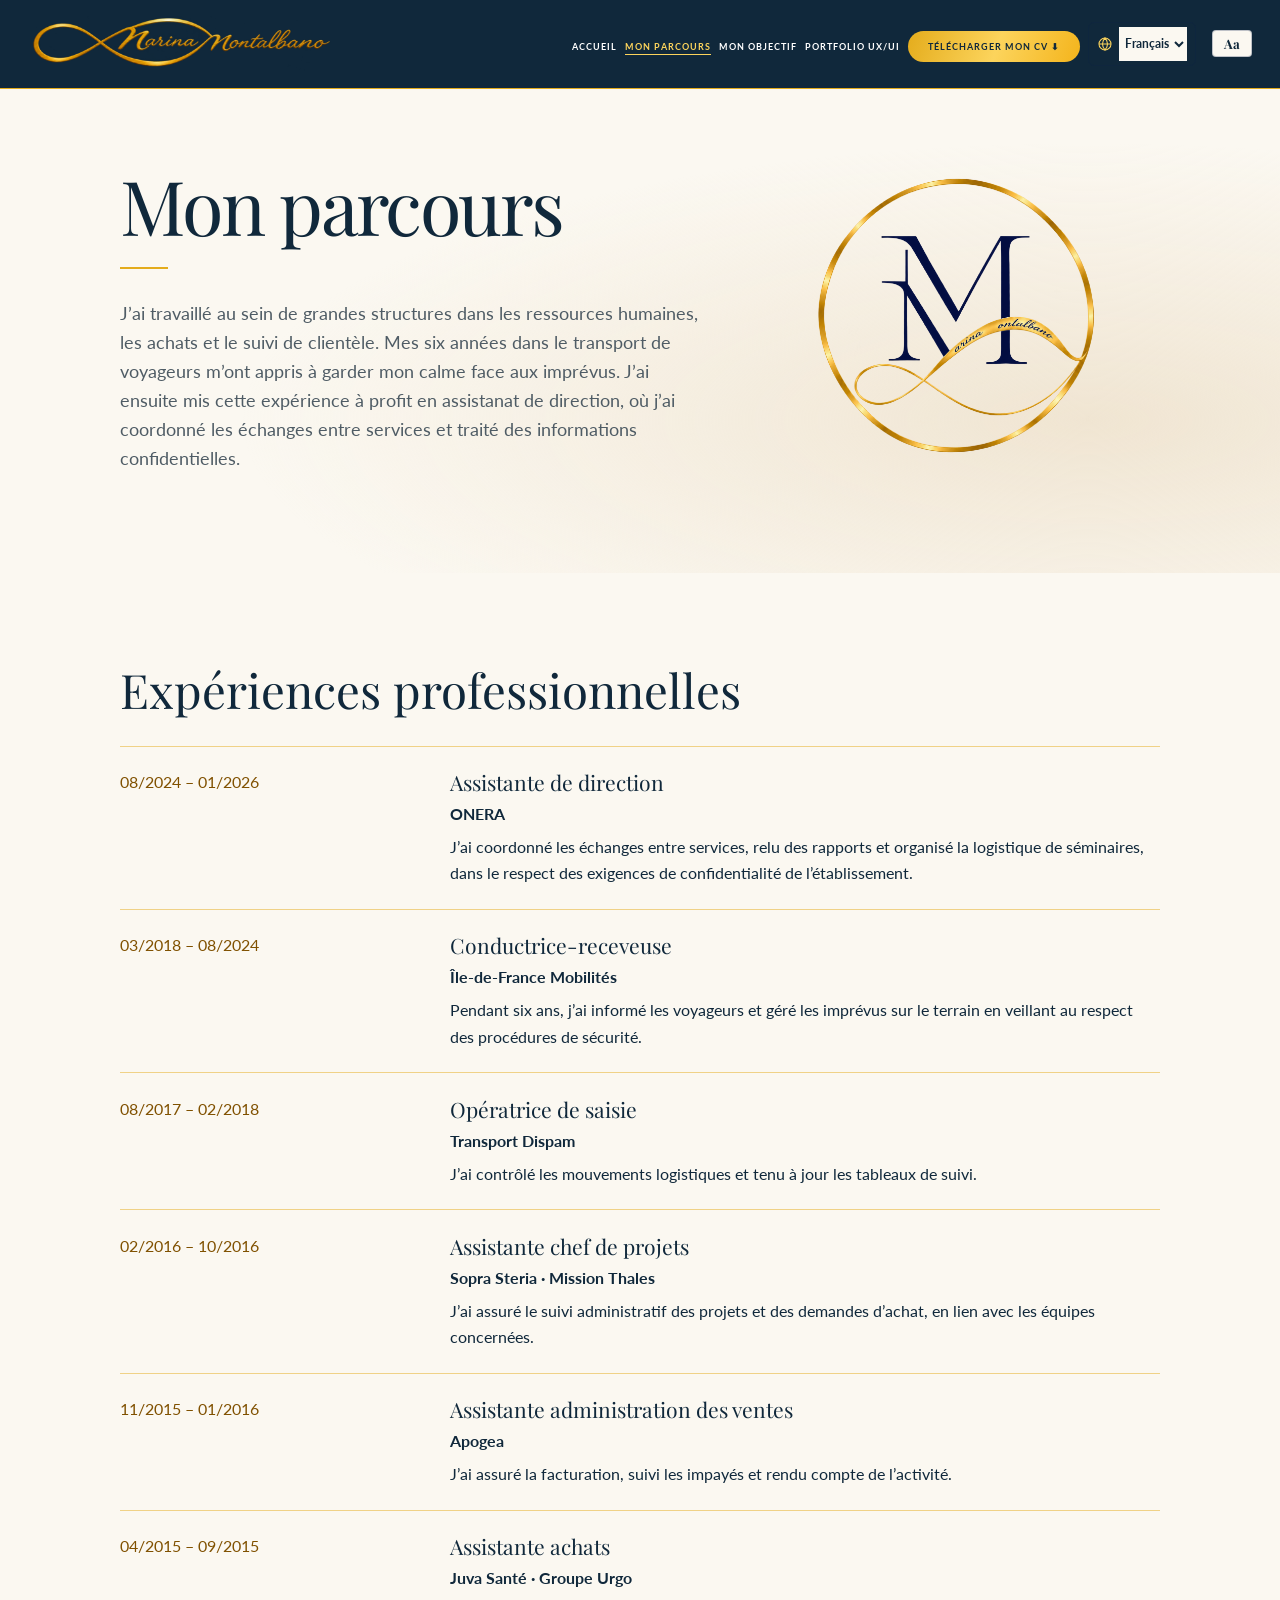
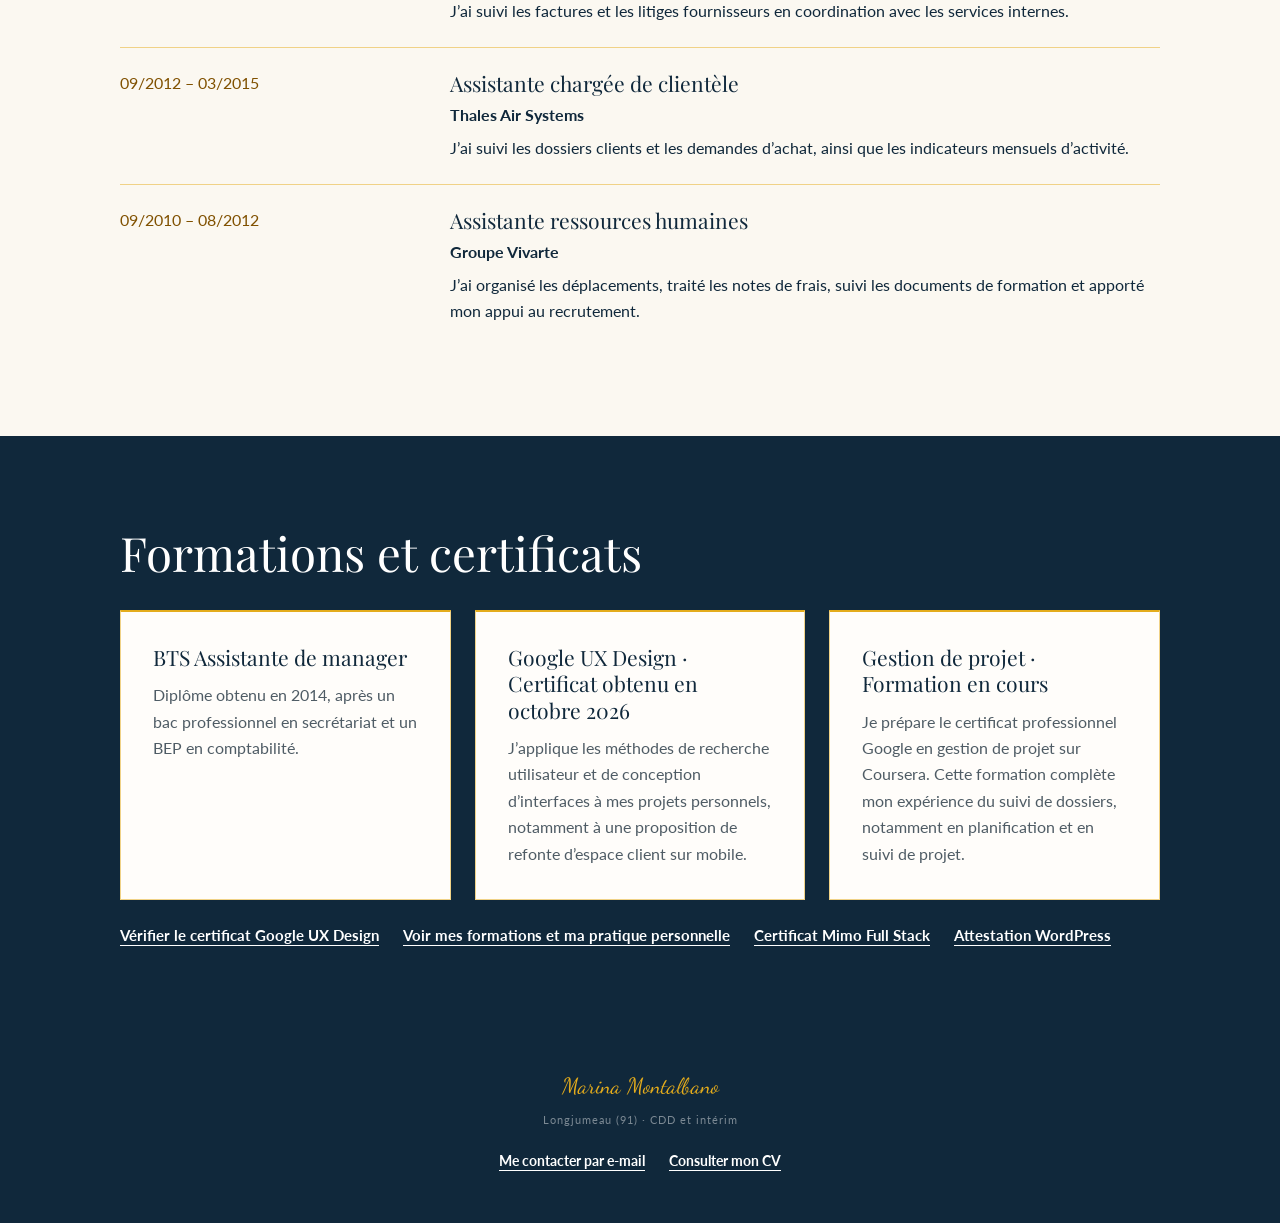
<file: parcours.html>
<!DOCTYPE html>
<html lang="fr">
<head>
<meta charset="UTF-8">
<meta name="viewport" content="width=device-width, initial-scale=1.0">
<title>Mon parcours — Marina Montalbano</title>
<meta name="description" content="De l’assistanat de direction à la conduite de bus : expériences, compétences et formations de Marina Montalbano.">
<link rel="canonical" href="https://marina-montalbano.fr/parcours.html">
<meta property="og:type" content="website">
<meta property="og:locale" content="fr_FR">
<meta property="og:site_name" content="Marina Montalbano">
<meta property="og:title" content="Mon parcours — Marina Montalbano">
<meta property="og:description" content="De l’assistanat de direction à la conduite de bus : expériences, compétences et formations de Marina Montalbano.">
<meta property="og:url" content="https://marina-montalbano.fr/parcours.html">
<link href="https://fonts.googleapis.com/css2?family=Dancing+Script:wght@400;700&family=Playfair+Display:ital,wght@0,400;0,600;0,700;1,400;1,600&family=Lato:ital,wght@0,100;0,300;0,400;0,700;1,300;1,400&family=Josefin+Sans:wght@100;200;300;400&display=swap" rel="stylesheet">

<link rel="icon" href="/favicon.ico" sizes="16x16 32x32 48x48">
<link rel="icon" type="image/png" sizes="96x96" href="/favicon.png">
<link rel="apple-touch-icon" sizes="180x180" href="/apple-touch-icon.png">
<link rel="stylesheet" href="assets/site.css?v=palette-doree">
<link rel="stylesheet" href="assets/direction.css?v=recrutement">
<style>#decouvrir-apprentissages { scroll-margin-top: 7rem; }</style>
</head>
<body class="direction-page">

<!-- Lien d'évitement, pour les utilisateurs clavier -->
<a href="#main-content" class="skip-link">Aller au contenu principal</a>

<!-- Bandeau explicatif du mode contraste élevé (desktop uniquement) -->
<aside class="hc-sidebar" id="hcSidebar" aria-label="À propos du mode contraste élevé">
  <div class="hc-sidebar-title">
    <span>MODE CONTRASTE ÉLEVÉ ACTIVÉ</span>
    <button class="hc-sidebar-close" onclick="closeHcSidebar()" aria-label="Masquer ce panneau">✕</button>
  </div>
  <p>Le mode contraste élevé améliore la lisibilité en renforçant les contrastes des couleurs et en simplifiant les éléments visuels.</p>

  <div class="hc-sidebar-controls">
    <label class="a11y-switch-row" style="border-top:none; padding-top:0;">
      <span>Contraste élevé</span>
      <input type="checkbox" class="toggle-contrast" onchange="toggleHighContrast(this.checked)">
    </label>
    <div class="a11y-row">
      <span class="a11y-row-label">Taille du texte</span>
      <div class="a11y-stepper" role="group" aria-label="Taille du texte">
        <button type="button" class="a11y-step-btn" onclick="stepTextScale(-10)" aria-label="Diminuer la taille du texte">−</button>
        <span class="a11y-step-value" aria-live="polite">100%</span>
        <button type="button" class="a11y-step-btn" onclick="stepTextScale(10)" aria-label="Augmenter la taille du texte">+</button>
      </div>
    </div>
    <label class="a11y-switch-row">
      <span>Police dyslexie</span>
      <input type="checkbox" class="toggle-dyslexic" onchange="toggleDyslexicFont(this.checked)">
    </label>
  </div>

  <div class="hc-sidebar-note">
    <svg viewBox="0 0 24 24" fill="none" stroke="currentColor" stroke-width="1.6" aria-hidden="true"><path d="M4 17l5-5-5-5"/><path d="M12 19h8"/></svg>
    <span>Les boutons, liens et textes sont plus visibles. La navigation au clavier est mise en évidence.</span>
  </div>
</aside>

<!-- NAV -->
<nav aria-label="Navigation principale">
  <a class="nav-logo" href="index.html"><img class="nav-signature" src="assets/signature-marina-header.webp" width="960" height="320" alt="Marina Montalbano"></a>
  <button class="hamburger" id="hamburger" onclick="toggleMenu()" style="display:none;" aria-label="Ouvrir le menu" aria-expanded="false" aria-controls="mobileMenuOverlay">
    <span></span><span></span><span></span>
  </button>
  <ul class="nav-links" id="nav-links">
<li><a href="index.html"><span data-fr="Accueil" data-en="Home">Accueil</span></a></li>
    <li><a href="parcours.html" aria-current="page"><span data-fr="Mon parcours" data-en="My journey">Mon parcours</span></a></li>
    <li><a href="cible.html"><span data-fr="Mon objectif" data-en="My goal" data-de="Mein Ziel" data-sr="Moj cilj">Mon objectif</span></a></li>
    <li><a href="portfolio.html"><span data-fr="Portfolio UX/UI" data-en="UX/UI portfolio" data-de="UX/UI-Portfolio" data-sr="UX/UI portfolio">Portfolio UX/UI</span></a></li>
    
    <li><a href="CV_Marina_Montalbano.pdf?v=65c1f3f1" download class="nav-cv" id="nav-cv-link" hreflang="fr" data-href-en="Marina_Montalbano_CV_English.pdf"><span data-fr="Télécharger mon CV" data-en="Download my CV (English)" data-de="Lebenslauf herunterladen (Englisch)" data-sr="Preuzmite CV (na engleskom)">Télécharger mon CV</span> <span aria-hidden="true">⬇</span></a></li>
    <li class="lang-switcher language-picker"><svg aria-hidden="true" focusable="false" viewBox="0 0 24 24" width="16" height="16" fill="none" stroke="currentColor" stroke-width="1.6"><circle cx="12" cy="12" r="9"/><path d="M3 12h18M12 3c5 5 5 13 0 18-5-5-5-13 0-18Z"/></svg><select class="language-select" aria-label="Choisir la langue"><option value="fr" selected>Français</option><option value="en">English</option><option value="de">Deutsch</option><option value="sr">Srpski</option></select></li>
    <li class="a11y-menu">
      <button class="a11y-toggle" id="a11yToggle" onclick="toggleA11yPanel()" aria-haspopup="true" aria-expanded="false" aria-controls="a11yPanel" title="Options d'accessibilité">Aa</button>
      <div class="a11y-panel" id="a11yPanel" hidden>
        <label class="a11y-switch-row" style="border-top:none; padding-top:0;">
          <span>Contraste élevé</span>
          <input type="checkbox" id="toggleContrast" class="toggle-contrast" onchange="toggleHighContrast(this.checked)">
        </label>
        <div class="a11y-row">
          <span class="a11y-row-label" id="a11ySizeLabel">Taille du texte</span>
          <div class="a11y-stepper" role="group" aria-labelledby="a11ySizeLabel">
            <button type="button" class="a11y-step-btn" onclick="stepTextScale(-10)" aria-label="Diminuer la taille du texte">−</button>
            <span class="a11y-step-value" aria-live="polite">100%</span>
            <button type="button" class="a11y-step-btn" onclick="stepTextScale(10)" aria-label="Augmenter la taille du texte">+</button>
          </div>
        </div>
        <label class="a11y-switch-row">
          <span>Police dyslexie</span>
          <input type="checkbox" id="toggleDyslexic" class="toggle-dyslexic" onchange="toggleDyslexicFont(this.checked)">
        </label>
        <label class="a11y-switch-row">
          <span>Souligner les liens</span>
          <input type="checkbox" id="toggleUnderline" class="toggle-underline" onchange="toggleUnderlineLinks(this.checked)">
        </label>
      </div>
    </li>
  </ul>
</nav>

<!-- MENU MOBILE PLEIN ÉCRAN -->
<div class="mobile-menu-overlay" id="mobileMenuOverlay" role="dialog" aria-modal="true" aria-label="Navigation principale">
  <div class="mm-header">
    <span class="mm-logo"><img class="nav-signature" src="assets/signature-marina-header.webp" width="960" height="320" alt="Marina Montalbano"></span>
    <button class="mm-close" onclick="toggleMenu()" aria-label="Fermer le menu">✕</button>
  </div>
  <ul class="mm-list"><li>
      <a href="index.html" class="mm-item">
        <svg viewBox="0 0 24 24" fill="none" stroke="currentColor" stroke-width="1.6" stroke-linecap="round" stroke-linejoin="round"><path d="M3 11l9-8 9 8"/><path d="M5 10v10a1 1 0 0 0 1 1h4v-6h4v6h4a1 1 0 0 0 1-1V10"/></svg>
        <span data-fr="Accueil" data-en="Home">Accueil</span>
      </a>
    </li>
<li>
      <a href="parcours.html" aria-current="page" class="mm-item">
        <svg viewBox="0 0 24 24" fill="none" stroke="currentColor" stroke-width="1.6" stroke-linecap="round" stroke-linejoin="round"><circle cx="12" cy="8" r="3.5"/><path d="M5 20c0-3.87 3.13-7 7-7s7 3.13 7 7"/></svg>
        <span data-fr="Mon parcours" data-en="My journey">Mon parcours</span>
      </a>
    </li>
<li>
      <a href="cible.html" class="mm-item">
        <svg viewBox="0 0 24 24" fill="none" stroke="currentColor" stroke-width="1.6" stroke-linecap="round" stroke-linejoin="round"><circle cx="11" cy="13" r="8"/><circle cx="11" cy="13" r="4.3"/><circle cx="11" cy="13" r="0.9" fill="currentColor"/><path d="M15.3 8.7L20 4M20 4h-3.2M20 4v3.2"/></svg>
        <span data-fr="Mon objectif" data-en="My goal" data-de="Mein Ziel" data-sr="Moj cilj">Mon objectif</span>
      </a>
    </li>
<li>
      <a href="portfolio.html" class="mm-item">
        <svg viewBox="0 0 24 24" fill="none" stroke="currentColor" stroke-width="1.6" stroke-linecap="round" stroke-linejoin="round"><rect x="3" y="7" width="18" height="13" rx="2"/><path d="M8 7V5a2 2 0 0 1 2-2h4a2 2 0 0 1 2 2v2"/><path d="M3 12h18"/></svg>
        <span data-fr="Portfolio UX/UI" data-en="UX/UI portfolio" data-de="UX/UI-Portfolio" data-sr="UX/UI portfolio">Portfolio UX/UI</span>
      </a>
    </li>
<li><a class="mm-item" href="CV_Marina_Montalbano.pdf?v=65c1f3f1" download hreflang="fr" data-href-en="Marina_Montalbano_CV_English.pdf"><span data-fr="Télécharger mon CV" data-en="Download my CV (English)" data-de="Lebenslauf herunterladen (Englisch)" data-sr="Preuzmite CV (na engleskom)">Télécharger mon CV</span></a></li></ul>
  <div class="mm-lang language-picker"><svg aria-hidden="true" focusable="false" viewBox="0 0 24 24" width="16" height="16" fill="none" stroke="currentColor" stroke-width="1.6"><circle cx="12" cy="12" r="9"/><path d="M3 12h18M12 3c5 5 5 13 0 18-5-5-5-13 0-18Z"/></svg><select class="language-select" aria-label="Choisir la langue"><option value="fr" selected>Français</option><option value="en">English</option><option value="de">Deutsch</option><option value="sr">Srpski</option></select></div>

  <div class="mm-a11y">
    <button class="a11y-toggle" id="a11yToggleMobile" onclick="toggleA11yPanel('Mobile')" aria-haspopup="true" aria-expanded="false" aria-controls="a11yPanelMobile">Aa <span>Accessibilité</span></button>
    <div class="a11y-panel a11y-panel-mobile" id="a11yPanelMobile" hidden>
      <label class="a11y-switch-row" style="border-top:none; padding-top:0;">
        <span>Contraste élevé</span>
        <input type="checkbox" class="toggle-contrast" onchange="toggleHighContrast(this.checked)">
      </label>
      <div class="a11y-row">
        <span class="a11y-row-label" id="a11ySizeLabelMobile">Taille du texte</span>
        <div class="a11y-stepper" role="group" aria-labelledby="a11ySizeLabelMobile">
          <button type="button" class="a11y-step-btn" onclick="stepTextScale(-10)" aria-label="Diminuer la taille du texte">−</button>
          <span class="a11y-step-value" aria-live="polite">100%</span>
          <button type="button" class="a11y-step-btn" onclick="stepTextScale(10)" aria-label="Augmenter la taille du texte">+</button>
        </div>
      </div>
      <label class="a11y-switch-row">
        <span>Police dyslexie</span>
        <input type="checkbox" class="toggle-dyslexic" onchange="toggleDyslexicFont(this.checked)">
      </label>
      <label class="a11y-switch-row">
        <span>Souligner les liens</span>
        <input type="checkbox" class="toggle-underline" onchange="toggleUnderlineLinks(this.checked)">
      </label>
    </div>
  </div>
</div>

<main id="main-content" tabindex="-1">
<header class="direction-opening"><div class="direction-wrap direction-page-intro direction-journey-intro"><h1><span data-fr="Mon parcours" data-en="My experience" data-de="Mein Werdegang" data-sr="Moje iskustvo">Mon parcours</span></h1>
  <img class="direction-monogram" src="assets/marina-monogramme-hd.webp" width="1254" height="1254" alt="Logo de Marina Montalbano">
  <p class="direction-intro"><span data-fr="J’ai travaillé au sein de grandes structures dans les ressources humaines, les achats et le suivi de clientèle. Mes six années dans le transport de voyageurs m’ont appris à garder mon calme face aux imprévus. J’ai ensuite mis cette expérience à profit en assistanat de direction, où j’ai coordonné les échanges entre services et traité des informations confidentielles." data-en="I worked in HR, procurement and customer account management at large organisations. Six years in passenger transport taught me to stay calm when things didn’t go to plan. I drew on that experience as an executive assistant, coordinating communication across departments and handling confidential information." data-de="Ich habe in großen Organisationen im Personalwesen, im Einkauf und in der Kundenbetreuung gearbeitet. In sechs Jahren im Personenverkehr habe ich gelernt, bei Unvorhergesehenem ruhig zu bleiben. Diese Erfahrung nutzte ich anschließend in der Direktionsassistenz, wo ich den Austausch zwischen Abteilungen koordinierte und vertrauliche Informationen bearbeitete." data-sr="Radila sam u velikim organizacijama u ljudskim resursima, nabavci i radu s klijentima. Šest godina u prevozu putnika naučilo me je da ostanem smirena u nepredviđenim situacijama. To iskustvo sam potom iskoristila kao asistentkinja direktora, gde sam koordinirala komunikaciju između odeljenja i radila s poverljivim informacijama.">J’ai travaillé au sein de grandes structures dans les ressources humaines, les achats et le suivi de clientèle. Mes six années dans le transport de voyageurs m’ont appris à garder mon calme face aux imprévus. J’ai ensuite mis cette expérience à profit en assistanat de direction, où j’ai coordonné les échanges entre services et traité des informations confidentielles.</span></p></div></header><section class="direction-section" id="experiences"><div class="direction-wrap"><h2><span data-fr="Expériences professionnelles" data-en="Professional experience" data-de="Berufserfahrung" data-sr="Radno iskustvo">Expériences professionnelles</span></h2><ol class="direction-timeline"><li id="onera"><p class="direction-period">08/2024 – 01/2026</p><div><h3><span data-fr="Assistante de direction" data-en="Executive Assistant" data-de="Direktionsassistentin" data-sr="Asistentkinja direktora">Assistante de direction</span></h3><p class="direction-employer">ONERA</p><p><span data-fr="J’ai coordonné les échanges entre services, relu des rapports et organisé la logistique de séminaires, dans le respect des exigences de confidentialité de l’établissement." data-en="I coordinated communication across departments, reviewed reports and arranged seminar logistics in line with the organisation’s confidentiality requirements." data-de="Ich koordinierte den Austausch zwischen Abteilungen, prüfte Berichte und organisierte Seminare unter Einhaltung der Vertraulichkeitsvorgaben." data-sr="Koordinisala sam komunikaciju između službi, pregledala izveštaje i organizovala seminare uz poštovanje pravila poverljivosti ustanove.">J’ai coordonné les échanges entre services, relu des rapports et organisé la logistique de séminaires, dans le respect des exigences de confidentialité de l’établissement.</span></p></div></li><li><p class="direction-period">03/2018 – 08/2024</p><div><h3><span data-fr="Conductrice-receveuse" data-en="Bus Driver" data-de="Busfahrerin" data-sr="Vozačica autobusa">Conductrice-receveuse</span></h3><p class="direction-employer">Île-de-France Mobilités</p><p><span data-fr="Pendant six ans, j’ai informé les voyageurs et géré les imprévus sur le terrain en veillant au respect des procédures de sécurité." data-en="For six years, I kept passengers informed and handled unexpected situations while following safety procedures." data-de="Sechs Jahre lang informierte ich Fahrgäste und bewältigte unerwartete Situationen unter Einhaltung der Sicherheitsvorschriften." data-sr="Šest godina sam informisala putnike i rešavala nepredviđene situacije uz poštovanje bezbednosnih procedura.">Pendant six ans, j’ai informé les voyageurs et géré les imprévus sur le terrain en veillant au respect des procédures de sécurité.</span></p></div></li><li><p class="direction-period">08/2017 – 02/2018</p><div><h3><span data-fr="Opératrice de saisie" data-en="Data Entry Clerk" data-de="Datenerfasserin" data-sr="Operaterka za unos podataka">Opératrice de saisie</span></h3><p class="direction-employer">Transport Dispam</p><p><span data-fr="J’ai contrôlé les mouvements logistiques et tenu à jour les tableaux de suivi." data-en="I checked logistics movements and maintained tracking sheets." data-de="Ich kontrollierte Logistikbewegungen und hielt die Übersichten aktuell." data-sr="Kontrolisala sam logistička kretanja i ažurirala evidenciju.">J’ai contrôlé les mouvements logistiques et tenu à jour les tableaux de suivi.</span></p></div></li><li id="sopra-steria"><p class="direction-period">02/2016 – 10/2016</p><div><h3><span data-fr="Assistante chef de projets" data-en="Project Support Assistant" data-de="Projektassistentin" data-sr="Asistentkinja na projektima">Assistante chef de projets</span></h3><p class="direction-employer">Sopra Steria · Mission Thales</p><p><span data-fr="J’ai assuré le suivi administratif des projets et des demandes d’achat, en lien avec les équipes concernées." data-en="I handled administrative tracking for projects and purchase requests with the relevant teams." data-de="Ich betreute Projektvorgänge und Beschaffungsanfragen in Abstimmung mit den zuständigen Teams." data-sr="Vodila sam administrativno praćenje projekata i zahteva za nabavku u saradnji sa nadležnim timovima.">J’ai assuré le suivi administratif des projets et des demandes d’achat, en lien avec les équipes concernées.</span></p></div></li><li><p class="direction-period">11/2015 – 01/2016</p><div><h3><span data-fr="Assistante administration des ventes" data-en="Sales Administration Assistant" data-de="Vertriebsassistentin" data-sr="Asistentkinja u administraciji prodaje">Assistante administration des ventes</span></h3><p class="direction-employer">Apogea</p><p><span data-fr="J’ai assuré la facturation, suivi les impayés et rendu compte de l’activité." data-en="I handled invoicing, tracked overdue payments and reported on operations." data-de="Ich erstellte Rechnungen, verfolgte offene Zahlungen und berichtete über die Geschäftstätigkeit." data-sr="Izdavala sam fakture, pratila dugovanja i izveštavala o aktivnostima.">J’ai assuré la facturation, suivi les impayés et rendu compte de l’activité.</span></p></div></li><li><p class="direction-period">04/2015 – 09/2015</p><div><h3><span data-fr="Assistante achats" data-en="Purchasing Assistant" data-de="Einkaufsassistentin" data-sr="Asistentkinja u nabavci">Assistante achats</span></h3><p class="direction-employer">Juva Santé · Groupe Urgo</p><p><span data-fr="J’ai suivi les factures et les litiges fournisseurs en coordination avec les services internes." data-en="I tracked supplier invoices and disputes in coordination with internal teams." data-de="Ich bearbeitete Lieferantenrechnungen und Streitfälle in Abstimmung mit internen Teams." data-sr="Pratila sam fakture i sporove sa dobavljačima u saradnji sa internim službama.">J’ai suivi les factures et les litiges fournisseurs en coordination avec les services internes.</span></p></div></li><li id="thales"><p class="direction-period">09/2012 – 03/2015</p><div><h3><span data-fr="Assistante chargée de clientèle" data-en="Customer Account Assistant" data-de="Assistentin in der Kundenbetreuung" data-sr="Asistentkinja za rad sa klijentima">Assistante chargée de clientèle</span></h3><p class="direction-employer">Thales Air Systems</p><p><span data-fr="J’ai suivi les dossiers clients et les demandes d’achat, ainsi que les indicateurs mensuels d’activité." data-en="I tracked customer records, purchase requests and monthly activity metrics." data-de="Ich betreute Kundenakten und Beschaffungsanfragen und verfolgte die monatlichen Kennzahlen." data-sr="Pratila sam dokumentaciju klijenata, zahteve za nabavku i mesečne pokazatelje aktivnosti.">J’ai suivi les dossiers clients et les demandes d’achat, ainsi que les indicateurs mensuels d’activité.</span></p></div></li><li><p class="direction-period">09/2010 – 08/2012</p><div><h3><span data-fr="Assistante ressources humaines" data-en="Human Resources Assistant" data-de="Personalassistentin" data-sr="Asistentkinja u ljudskim resursima">Assistante ressources humaines</span></h3><p class="direction-employer">Groupe Vivarte</p><p><span data-fr="J’ai organisé les déplacements, traité les notes de frais, suivi les documents de formation et apporté mon appui au recrutement." data-en="I organised travel, processed expenses, maintained training records and supported recruitment." data-de="Ich organisierte Reisen, bearbeitete Reisekosten, pflegte Schulungsunterlagen und unterstützte die Personalsuche." data-sr="Organizovala sam putovanja, obrađivala troškove, pratila dokumentaciju za obuke i pružala podršku pri zapošljavanju.">J’ai organisé les déplacements, traité les notes de frais, suivi les documents de formation et apporté mon appui au recrutement.</span></p></div></li></ol></div></section><section class="direction-section direction-dark" id="certificats"><div class="direction-wrap"><h2><span data-fr="Formations et certificats" data-en="Education and certificates" data-de="Ausbildung und Zertifikate" data-sr="Obrazovanje i sertifikati">Formations et certificats</span></h2><div class="direction-grid"><article class="direction-card"><h3><span data-fr="BTS Assistante de manager" data-en="BTS in Management Assistance" data-de="BTS Managementassistenz" data-sr="BTS za asistenciju menadžmentu">BTS Assistante de manager</span></h3><p><span data-fr="Diplôme obtenu en 2014, après un bac professionnel en secrétariat et un BEP en comptabilité." data-en="Completed in 2014, after vocational qualifications in secretarial work and accounting." data-de="2014 abgeschlossen, nach Berufsabschlüssen in Sekretariat und Buchhaltung." data-sr="Diploma stečena 2014. godine, nakon stručnih kvalifikacija iz sekretarskih poslova i računovodstva.">Diplôme obtenu en 2014, après un bac professionnel en secrétariat et un BEP en comptabilité.</span></p></article><article class="direction-card"><h3><span data-fr="Google UX Design · Certificat obtenu en octobre 2026" data-en="Google UX Design · Certificate earned in October 2026" data-de="Google UX Design · Zertifikat seit Oktober 2026" data-sr="Google UX Design · Sertifikat stečen u oktobru 2026.">Google UX Design · Certificat obtenu en octobre 2026</span></h3><p><span data-fr="J’applique les méthodes de recherche utilisateur et de conception d’interfaces à mes projets personnels, notamment à une proposition de refonte d’espace client sur mobile." data-en="I apply user research and interface design methods in personal projects, including a proposed mobile redesign of a customer portal." data-de="Ich nutze Methoden der Nutzerforschung und Oberflächengestaltung in eigenen Projekten, etwa bei einem Entwurf für ein mobiles Kundenportal." data-sr="Metode istraživanja korisnika i dizajna interfejsa primenjujem u ličnim projektima, uključujući predlog redizajna mobilnog korisničkog portala.">J’applique les méthodes de recherche utilisateur et de conception d’interfaces à mes projets personnels, notamment à une proposition de refonte d’espace client sur mobile.</span></p></article><article class="direction-card"><h3><span data-fr="Gestion de projet · Formation en cours" data-en="Project management · Training in progress" data-de="Projektmanagement · Laufende Weiterbildung" data-sr="Upravljanje projektima · Obuka u toku">Gestion de projet · Formation en cours</span></h3><p><span data-fr="Je prépare le certificat professionnel Google en gestion de projet sur Coursera. Cette formation complète mon expérience du suivi de dossiers, notamment en planification et en suivi de projet." data-en="I’m working towards the Google Project Management Professional Certificate on Coursera. It builds on my experience tracking work by developing my project planning and monitoring skills." data-de="Ich bereite mich bei Coursera auf das Google Project Management Professional Certificate vor. Die Weiterbildung ergänzt meine Erfahrung in der Vorgangsbetreuung um Projektplanung und -verfolgung." data-sr="Na platformi Coursera pripremam se za Google sertifikat iz upravljanja projektima. Obuka dopunjuje moje iskustvo u praćenju predmeta, posebno u planiranju i praćenju projekata.">Je prépare le certificat professionnel Google en gestion de projet sur Coursera. Cette formation complète mon expérience du suivi de dossiers, notamment en planification et en suivi de projet.</span></p></article></div><div class="direction-actions"><a class="direction-link" href="https://www.coursera.org/account/accomplishments/professional-cert/3PNU9Y3WN8EC"><span data-fr="Vérifier le certificat Google UX Design" data-en="Verify the Google UX Design certificate" data-de="Google UX Design-Zertifikat prüfen" data-sr="Proverite Google UX Design sertifikat">Vérifier le certificat Google UX Design</span></a><a class="direction-link" id="decouvrir-apprentissages" href="apprentissages.html"><span data-fr="Voir mes formations et ma pratique personnelle" data-en="Explore my training and personal practice" data-de="Weiterbildung und eigene Praxis ansehen" data-sr="Pogledajte moje obuke i samostalnu praksu">Voir mes formations et ma pratique personnelle</span></a><a class="direction-link" href="assets/certificat-mimo-fullstack.pdf?v=c6418569" hreflang="en"><span data-fr="Certificat Mimo Full Stack" data-en="Mimo Full Stack certificate" data-de="Mimo Full Stack-Zertifikat" data-sr="Mimo Full Stack sertifikat">Certificat Mimo Full Stack</span></a>
<a class="direction-link" href="assets/certificat-wordpress.png"><span data-fr="Attestation WordPress" data-en="WordPress certificate" data-de="WordPress-Bescheinigung" data-sr="WordPress potvrda">Attestation WordPress</span></a></div></div></section>
</main>
<footer id="contact">
  <div class="footer-name">Marina Montalbano</div>
  <div class="footer-copy"><span data-fr="Longjumeau (91) · CDD et intérim" data-en="Longjumeau, France · Fixed-term and temporary roles" data-de="Longjumeau, Frankreich · Befristete Stellen und Zeitarbeit" data-sr="Longjumeau, Francuska · Rad na određeno i privremeni angažmani">Longjumeau (91) · CDD et intérim</span></div>
  <div class="footer-links"><a class="direction-link" href="mailto:e.marina.montalbano@gmail.com?subject=%5BSite%20web%5D%20Prise%20de%20contact"><span data-fr="Me contacter par e-mail" data-en="Email me" data-de="Kontakt per E-Mail" data-sr="Pišite mi e-poštom">Me contacter par e-mail</span></a><a class="direction-link" href="CV_Marina_Montalbano.pdf?v=65c1f3f1" hreflang="fr" data-href-en="Marina_Montalbano_CV_English.pdf"><span data-fr="Consulter mon CV" data-en="View my CV (English)" data-de="Lebenslauf ansehen (Englisch)" data-sr="Pogledajte CV (na engleskom)">Consulter mon CV</span></a></div>
</footer>
<script src="assets/translations.js?v=publication-langues-20261106"></script>
<script src="assets/site.js?v=recrutement"></script>
</body>
</html>
</file>
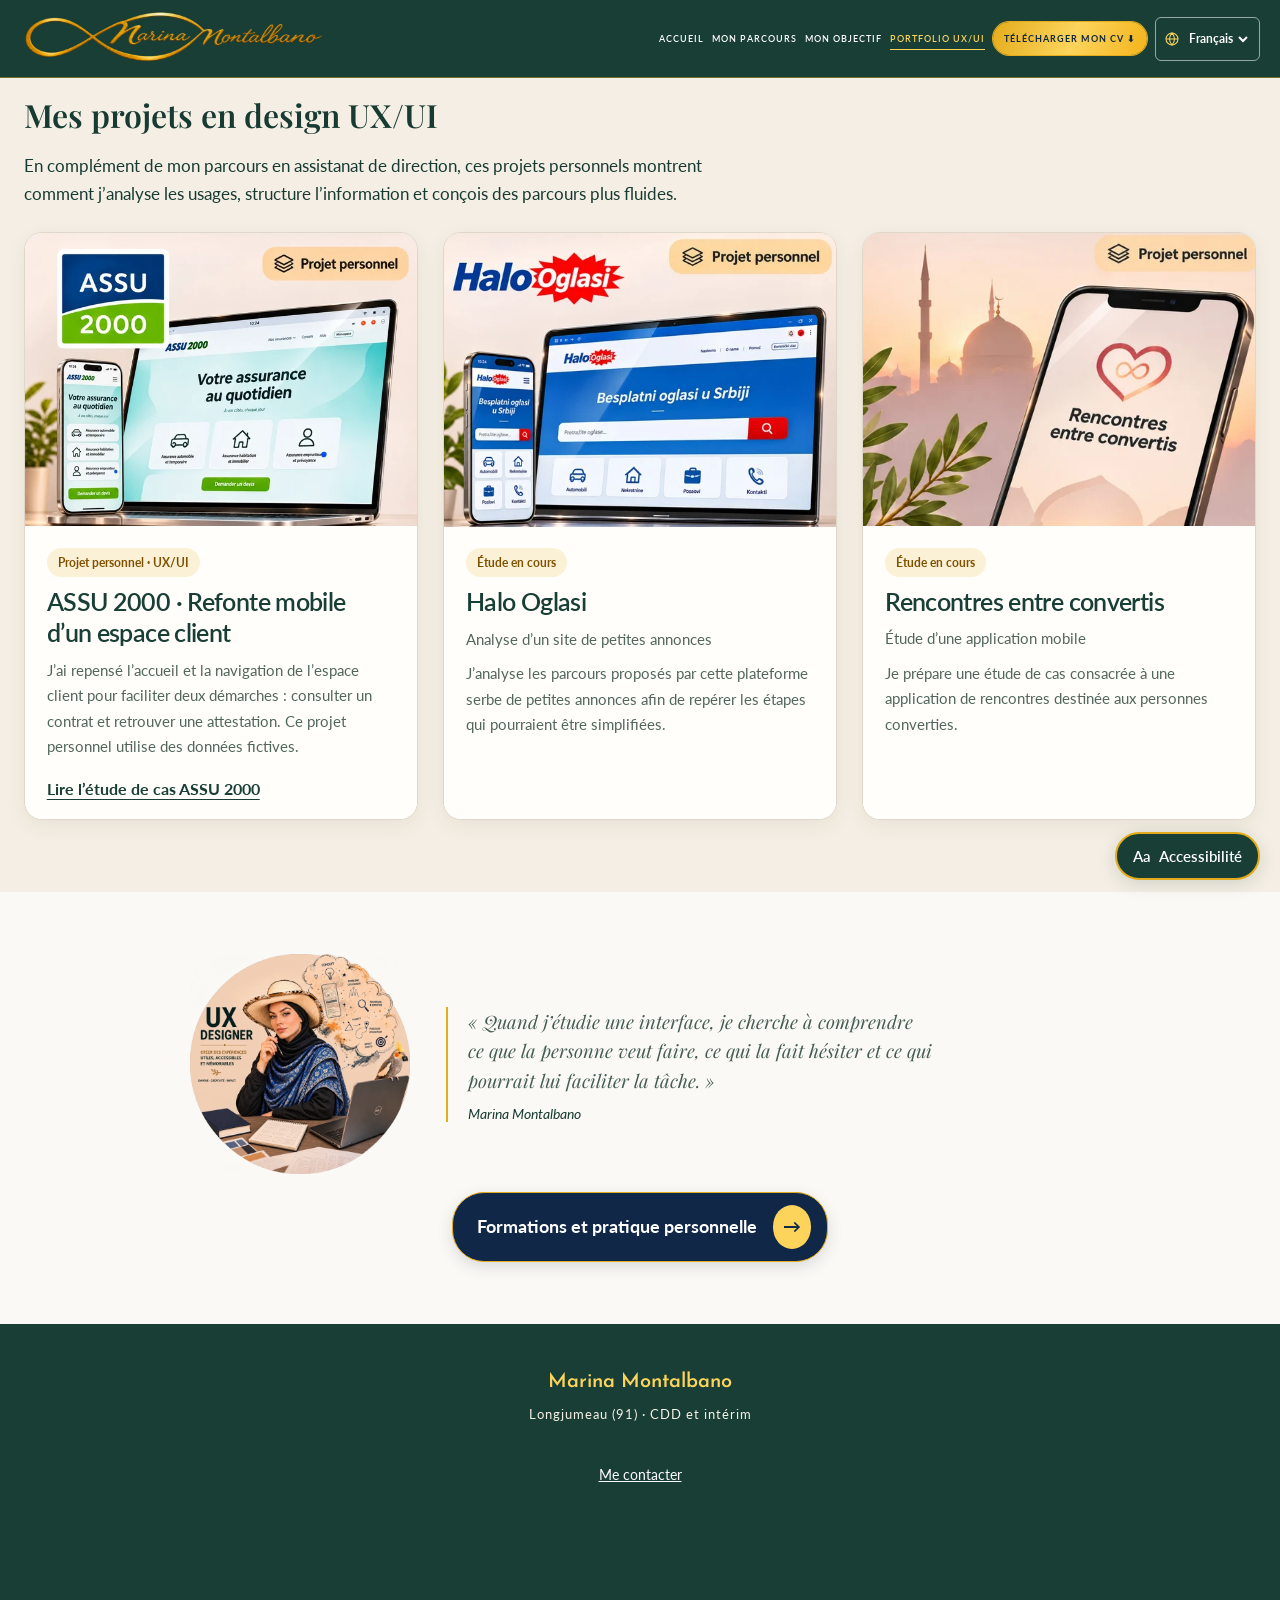
<file: portfolio.html>
<!DOCTYPE html>
<html lang="fr">
<head>
<meta charset="UTF-8">
<meta name="viewport" content="width=device-width, initial-scale=1.0">
<title>Portfolio — Études de cas UX/UI — Marina Montalbano</title>
<meta name="description" content="Découvrez les études de cas UX/UI de Marina Montalbano.">
<link rel="canonical" href="https://marina-montalbano.fr/portfolio.html">
<meta property="og:type" content="website">
<meta property="og:locale" content="fr_FR">
<meta property="og:site_name" content="Marina Montalbano">
<meta property="og:title" content="Portfolio — Études de cas UX/UI — Marina Montalbano">
<meta property="og:description" content="Découvrez les études de cas UX/UI de Marina Montalbano.">
<meta property="og:url" content="https://marina-montalbano.fr/portfolio.html">
<link href="https://fonts.googleapis.com/css2?family=Dancing+Script:wght@400;700&family=Playfair+Display:ital,wght@0,400;0,600;0,700;1,400;1,600&family=Lato:ital,wght@0,100;0,300;0,400;0,700;1,300;1,400&family=Josefin+Sans:wght@100;200;300;400&display=swap" rel="stylesheet">

<link rel="icon" href="/favicon.ico" sizes="16x16 32x32 48x48">
<link rel="icon" type="image/png" sizes="96x96" href="/favicon.png">
<link rel="apple-touch-icon" sizes="180x180" href="/apple-touch-icon.png">
<link rel="stylesheet" href="assets/site.css?v=nav-verte">
<link rel="stylesheet" href="assets/marina-studio.css?v=nav-verte">
<style>#projets{padding-top:96px}#projets .case-heading{font:600 calc(clamp(25px,2.5vw,36px)*var(--text-scale))/1.2 'Playfair Display',serif;margin:0 0 18px;color:var(--navy)}</style><style>
.studio-portfolio-intro { max-width: 68ch; margin-bottom: 24px; line-height: 1.65; font-size: calc(1.05rem * var(--text-scale)); }
.studio-method-quote { border-inline-start: 2px solid var(--gold); padding-inline-start: 1.25rem; max-width: 54ch; }
.studio-method-quote p { font: italic calc(1.15rem * var(--text-scale))/1.6 'Playfair Display', Georgia, serif; }
.studio-method-quote cite { display: block; margin-top: .65rem; font-size: calc(.9rem * var(--text-scale)); }

.studio-portfolio-cta .learning-cta{display:inline-flex;align-items:center;justify-content:center;gap:16px;max-width:100%;padding:12px 16px 12px 24px;background:#102747;color:#fff;border:1px solid var(--signature-gold);border-radius:32px;font-weight:700;text-decoration:none;box-shadow:0 5px 15px #14284625}
.studio-portfolio-cta .learning-cta b{background:var(--signature-gold-highlight);color:#142846;border-radius:50%;padding:5px 10px}
.studio-portfolio-cta .learning-cta:is(:hover,:focus-visible){outline:3px solid var(--signature-gold-text);outline-offset:3px}
</style><style>
.studio-portfolio-page .studio-project-grid{align-items:stretch;gap:clamp(16px,2vw,26px)}
.studio-portfolio-page .studio-project{padding:0;border:1px solid #dfd7c9;border-radius:18px;overflow:hidden;background:#fffefa;box-shadow:0 6px 20px #3d382011}
.studio-portfolio-page .studio-project-visual.image-cover{flex:0 0 auto;width:100%;height:auto;aspect-ratio:4/3;margin:0;padding:0}
.studio-portfolio-page .studio-project-copy{padding:clamp(16px,1.7vw,24px);gap:9px;min-height:0}
.studio-portfolio-page .studio-project-copy :is(h2,p){margin:0;flex:0 0 auto}
.studio-portfolio-page .studio-project-copy .studio-link{margin-top:auto;padding-top:10px}
</style><style>
/* Crop the light margins included in these two source images. */
.studio-portfolio-page .cover-halo img{transform:scale(1.10)}
.studio-portfolio-page .cover-convertis img{transform:translateX(2%) scale(1.17)}
</style></head>
<body class="studio-portfolio-page"><a href="#main-content" class="skip-link"><span data-fr="Aller au contenu principal" data-en="Skip to main content">Aller au contenu principal</span></a><aside class="hc-sidebar" id="hcSidebar" aria-label="À propos du mode contraste élevé">
  <div class="hc-sidebar-title">
    <span>MODE CONTRASTE ÉLEVÉ ACTIVÉ</span>
    <button class="hc-sidebar-close" onclick="closeHcSidebar()" aria-label="Masquer ce panneau">✕</button>
  </div>
  <p>Le mode contraste élevé améliore la lisibilité en renforçant les contrastes des couleurs et en simplifiant les éléments visuels.</p>

  <div class="hc-sidebar-controls">
    <label class="a11y-switch-row" style="border-top:none; padding-top:0;">
      <span>Contraste élevé</span>
      <input type="checkbox" class="toggle-contrast" onchange="toggleHighContrast(this.checked)">
    </label>
    <div class="a11y-row">
      <span class="a11y-row-label">Taille du texte</span>
      <div class="a11y-stepper" role="group" aria-label="Taille du texte">
        <button type="button" class="a11y-step-btn" onclick="stepTextScale(-10)" aria-label="Diminuer la taille du texte">−</button>
        <span class="a11y-step-value" aria-live="polite">100%</span>
        <button type="button" class="a11y-step-btn" onclick="stepTextScale(10)" aria-label="Augmenter la taille du texte">+</button>
      </div>
    </div>
    <label class="a11y-switch-row">
      <span>Police dyslexie</span>
      <input type="checkbox" class="toggle-dyslexic" onchange="toggleDyslexicFont(this.checked)">
    </label>
  </div>

  <div class="hc-sidebar-note">
    <svg viewBox="0 0 24 24" fill="none" stroke="currentColor" stroke-width="1.6" aria-hidden="true"><path d="M4 17l5-5-5-5"/><path d="M12 19h8"/></svg>
    <span>Les boutons, liens et textes sont plus visibles. La navigation au clavier est mise en évidence.</span>
  </div>
</aside><nav class="nav-green" aria-label="Navigation principale"><a class="nav-logo" href="index.html"><img class="nav-signature" src="assets/signature-marina-header.webp" width="960" height="320" alt="Marina Montalbano"></a><ul class="nav-links"><li><a href="index.html"><span data-fr="Accueil" data-en="Home">Accueil</span></a></li><li><a href="parcours.html" ><span data-fr="Mon parcours" data-en="My journey">Mon parcours</span></a></li><li><a href="cible.html" ><span data-fr="Mon objectif" data-en="My goal" data-de="Mein Ziel" data-sr="Moj cilj">Mon objectif</span></a></li><li><a href="portfolio.html" aria-current="page"><span data-fr="Portfolio UX/UI" data-en="UX/UI portfolio" data-de="UX/UI-Portfolio" data-sr="UX/UI portfolio">Portfolio UX/UI</span></a></li><li><a class="nav-cv" href="CV_Marina_Montalbano.pdf?v=65c1f3f1" download hreflang="fr" data-href-en="Marina_Montalbano_CV_English.pdf"><span data-fr="Télécharger mon CV" data-en="Download my CV (English)" data-de="Lebenslauf herunterladen (Englisch)" data-sr="Preuzmite CV (na engleskom)">Télécharger mon CV</span> <span aria-hidden="true">⬇</span></a></li><li class="lang-switcher language-picker"><svg aria-hidden="true" focusable="false" viewBox="0 0 24 24" width="16" height="16" fill="none" stroke="currentColor" stroke-width="1.6"><circle cx="12" cy="12" r="9"/><path d="M3 12h18M12 3c5 5 5 13 0 18-5-5-5-13 0-18Z"/></svg><select class="language-select" aria-label="Choisir la langue"><option value="fr" selected>Français</option><option value="en">English</option><option value="de">Deutsch</option><option value="sr">Srpski</option></select></li></ul><button class="hamburger" id="hamburger" onclick="toggleMenu()" aria-label="Ouvrir le menu" aria-expanded="false" aria-controls="mobileMenuOverlay"><span></span><span></span><span></span></button></nav><div class="mobile-menu-overlay" id="mobileMenuOverlay" role="dialog" aria-modal="true" aria-label="Navigation principale"><div class="mm-header"><a class="nav-logo" href="index.html"><img class="nav-signature" src="assets/signature-marina-header.webp" width="960" height="320" alt="Marina Montalbano"></a><button class="mm-close" onclick="toggleMenu()" aria-label="Fermer le menu">×</button></div><ul class="mm-list"><li><a href="index.html" class="mm-item"><span data-fr="Accueil" data-en="Home">Accueil</span></a></li><li><a href="parcours.html" class="mm-item" ><span data-fr="Mon parcours" data-en="My journey">Mon parcours</span></a></li><li><a href="cible.html" class="mm-item" ><span data-fr="Mon objectif" data-en="My goal" data-de="Mein Ziel" data-sr="Moj cilj">Mon objectif</span></a></li><li><a href="portfolio.html" class="mm-item" aria-current="page"><span data-fr="Portfolio UX/UI" data-en="UX/UI portfolio" data-de="UX/UI-Portfolio" data-sr="UX/UI portfolio">Portfolio UX/UI</span></a></li><li><a class="mm-item" href="CV_Marina_Montalbano.pdf?v=65c1f3f1" download hreflang="fr" data-href-en="Marina_Montalbano_CV_English.pdf"><span data-fr="Télécharger mon CV" data-en="Download my CV (English)" data-de="Lebenslauf herunterladen (Englisch)" data-sr="Preuzmite CV (na engleskom)">Télécharger mon CV</span></a></li></ul><div class="mm-lang language-picker"><svg aria-hidden="true" focusable="false" viewBox="0 0 24 24" width="16" height="16" fill="none" stroke="currentColor" stroke-width="1.6"><circle cx="12" cy="12" r="9"/><path d="M3 12h18M12 3c5 5 5 13 0 18-5-5-5-13 0-18Z"/></svg><select class="language-select" aria-label="Choisir la langue"><option value="fr" selected>Français</option><option value="en">English</option><option value="de">Deutsch</option><option value="sr">Srpski</option></select></div></div><div class="a11y-menu a11y-persistent"><button class="a11y-toggle" id="a11yToggle" onclick="toggleA11yPanel()" aria-expanded="false" aria-controls="a11yPanel"><span aria-hidden="true">Aa</span> <span data-fr="Accessibilité" data-en="Accessibility">Accessibilité</span></button><div class="a11y-panel" id="a11yPanel" role="region" aria-labelledby="a11yToggle" hidden><label class="a11y-switch-row"><span data-fr="Contraste élevé" data-en="High contrast">Contraste élevé</span><input type="checkbox" class="toggle-contrast" onchange="toggleHighContrast(this.checked)"></label><div class="a11y-row"><span class="a11y-row-label" data-fr="Taille du texte" data-en="Text size">Taille du texte</span><div class="a11y-stepper" role="group" aria-label="Taille du texte"><button class="a11y-step-btn" onclick="stepTextScale(-10)" aria-label="Diminuer la taille du texte">−</button><span class="a11y-step-value" aria-live="polite">100%</span><button class="a11y-step-btn" onclick="stepTextScale(10)" aria-label="Augmenter la taille du texte">+</button></div></div><label class="a11y-switch-row"><span data-fr="Police dyslexie" data-en="Dyslexia-friendly font">Police dyslexie</span><input type="checkbox" class="toggle-dyslexic" onchange="toggleDyslexicFont(this.checked)"></label><label class="a11y-switch-row"><span data-fr="Souligner les liens" data-en="Underline links">Souligner les liens</span><input type="checkbox" class="toggle-underline" onchange="toggleUnderlineLinks(this.checked)"></label></div></div><main id="main-content">
<section class="studio-section alt" id="projets"><h1 class="case-heading" data-fr="Mes projets en design UX/UI" data-en="My UX/UI design projects" data-de="Meine UX/UI-Designprojekte" data-sr="Moji projekti iz UX/UI dizajna">Mes projets en design UX/UI</h1><p class="studio-portfolio-intro"><span data-fr="En complément de mon parcours en assistanat de direction, ces projets personnels montrent comment j’analyse les usages, structure l’information et conçois des parcours plus fluides." data-en="Alongside my executive assistance experience, these personal projects show how I analyse usage, organise information and design smoother journeys." data-de="Diese eigenen Projekte ergänzen meinen Werdegang in der Direktionsassistenz. Sie zeigen, wie ich Nutzung analysiere, Informationen strukturiere und Abläufe vereinfache." data-sr="Ovi lični projekti dopunjuju moje iskustvo u podršci rukovodstvu. Pokazuju kako analiziram korišćenje interfejsa, organizujem informacije i osmišljavam tokove sa manje prepreka.">En complément de mon parcours en assistanat de direction, ces projets personnels montrent comment j’analyse les usages, structure l’information et conçois des parcours plus fluides.</span></p><div class="studio-project-grid">
<article class="studio-project">
  <div class="studio-project-visual image-cover"><img src="assets/portfolio-assu-640.webp" srcset="assets/portfolio-assu-640.webp 640w, assets/portfolio-assu-1080.webp 1080w" sizes="(max-width: 760px) calc(100vw - 48px), (max-width: 1020px) calc(50vw - 36px), (max-width: 1328px) calc(33.333vw - 32px), 425px" width="640" height="498" alt="Visuel ASSU 2000 montrant les interfaces de bureau et mobile." fetchpriority="high"></div>
  <div class="studio-project-copy"><span class="studio-badge" data-fr="Projet personnel · UX/UI" data-en="Personal project · UX/UI">Projet personnel · UX/UI</span><h2 data-fr="ASSU 2000 · Refonte mobile d’un espace client" data-en="ASSU 2000 · Mobile customer portal redesign" data-de="ASSU 2000 · Neugestaltung eines mobilen Kundenportals" data-sr="ASSU 2000 · Redizajn mobilnog korisničkog portala">ASSU 2000 · Refonte mobile d’un espace client</h2><p data-fr="J’ai repensé l’accueil et la navigation de l’espace client pour faciliter deux démarches : consulter un contrat et retrouver une attestation. Ce projet personnel utilise des données fictives." data-en="I redesigned the portal homepage and navigation to make two tasks easier: checking a policy and finding an insurance certificate. This personal project uses fictional data." data-de="Ich habe die Startseite und Navigation des Kundenportals neu gestaltet, um zwei Aufgaben zu erleichtern: einen Vertrag einzusehen und eine Versicherungsbescheinigung zu finden. Das persönliche Projekt nutzt fiktive Daten." data-sr="Redizajnirala sam početnu stranu i navigaciju portala kako bi bilo lakše pregledati ugovor i pronaći potvrdu o osiguranju. Ovaj lični projekat koristi izmišljene podatke.">J’ai repensé l’accueil et la navigation de l’espace client pour faciliter deux démarches : consulter un contrat et retrouver une attestation. Ce projet personnel utilise des données fictives.</p><a class="studio-link" href="projets.html"><span data-fr="Lire l’étude de cas ASSU 2000" data-en="Read the ASSU 2000 case study" data-de="ASSU-2000-Fallstudie lesen" data-sr="Pročitajte studiju slučaja ASSU 2000">Lire l’étude de cas ASSU 2000</span></a></div>
</article>
<article class="studio-project">
  <div class="studio-project-visual image-cover cover-halo"><img src="assets/portfolio-halo-640.webp" srcset="assets/portfolio-halo-640.webp 640w, assets/portfolio-halo-1080.webp 1080w" sizes="(max-width: 760px) calc(100vw - 48px), (max-width: 1020px) calc(50vw - 36px), (max-width: 1328px) calc(33.333vw - 32px), 425px" width="640" height="503" alt="Visuel Halo Oglasi montrant les interfaces de bureau et mobile." loading="lazy"></div>
  <div class="studio-project-copy"><span class="studio-badge" data-fr="Étude en cours" data-en="Study in progress" data-de="Laufende Studie" data-sr="Studija u toku">Étude en cours</span><h2 data-fr="Halo Oglasi" data-en="Halo Oglasi">Halo Oglasi</h2><p class="studio-project-type" data-fr="Analyse d’un site de petites annonces" data-en="Classifieds website analysis" data-de="Analyse einer Kleinanzeigenplattform" data-sr="Analiza sajta za male oglase">Analyse d’un site de petites annonces</p><p data-fr="J’analyse les parcours proposés par cette plateforme serbe de petites annonces afin de repérer les étapes qui pourraient être simplifiées." data-en="I’m analysing user journeys on this Serbian classifieds platform to identify steps that could be simplified." data-de="Ich untersuche die Nutzerwege dieser serbischen Kleinanzeigenplattform und identifiziere Schritte, die sich vereinfachen lassen." data-sr="Analiziram korisničke tokove na ovoj srpskoj platformi za male oglase da bih utvrdila koje se etape mogu pojednostaviti.">J’analyse les parcours proposés par cette plateforme serbe de petites annonces afin de repérer les étapes qui pourraient être simplifiées.</p></div>
</article>
<article class="studio-project">
  <div class="studio-project-visual image-cover cover-convertis"><img src="assets/portfolio-convertis-640.webp" srcset="assets/portfolio-convertis-640.webp 640w, assets/portfolio-convertis-1080.webp 1080w" sizes="(max-width: 760px) calc(100vw - 48px), (max-width: 1020px) calc(50vw - 36px), (max-width: 1328px) calc(33.333vw - 32px), 425px" width="640" height="467" alt="Visuel de l’application mobile Rencontres entre convertis." loading="lazy"></div>
  <div class="studio-project-copy"><span class="studio-badge" data-fr="Étude en cours" data-en="Study in progress" data-de="Laufende Studie" data-sr="Studija u toku">Étude en cours</span><h2 data-fr="Rencontres entre convertis" data-en="Meeting app for converts">Rencontres entre convertis</h2><p class="studio-project-type" data-fr="Étude d’une application mobile" data-en="Mobile app case study" data-de="Fallstudie zu einer mobilen App" data-sr="Studija mobilne aplikacije">Étude d’une application mobile</p><p data-fr="Je prépare une étude de cas consacrée à une application de rencontres destinée aux personnes converties." data-en="I’m preparing a case study on a dating app for converts." data-de="Ich bereite eine Fallstudie zu einer Dating-App für Konvertierte vor." data-sr="Pripremam studiju slučaja o aplikaciji za upoznavanje namenjenoj osobama koje su promenile veru.">Je prépare une étude de cas consacrée à une application de rencontres destinée aux personnes converties.</p></div>
</article>
</div></section>
<section class="studio-section studio-closing"><div class="studio-about"><div class="studio-signature-row"><img class="studio-closing-portrait" src="assets/portfolio-portrait-640.webp" width="640" height="640" alt="Marina Montalbano dans une scène illustrée de conception UX." loading="lazy"><blockquote class="studio-method-quote"><p data-fr="« Quand j’étudie une interface, je cherche à comprendre ce que la personne veut faire, ce qui la fait hésiter et ce qui pourrait lui faciliter la tâche. »" data-en="“When I study an interface, I look at what someone wants to do, where they hesitate and what might make the task easier.”" data-de="„Wenn ich eine Oberfläche untersuche, möchte ich verstehen, was jemand tun will, wo die Person zögert und was ihr die Aufgabe erleichtern könnte.“" data-sr="„Kada analiziram interfejs, pokušavam da razumem šta osoba želi da uradi, šta je navodi da okleva i šta bi joj olakšalo zadatak.“">« Quand j’étudie une interface, je cherche à comprendre ce que la personne veut faire, ce qui la fait hésiter et ce qui pourrait lui faciliter la tâche. »</p><cite>Marina Montalbano</cite></blockquote></div><p class="studio-portfolio-cta"><a class="learning-cta" href="apprentissages.html"><span data-fr="Formations et pratique personnelle" data-en="Training and personal practice" data-de="Weiterbildung und eigene Praxis" data-sr="Obuke i samostalna praksa">Formations et pratique personnelle</span> <b aria-hidden="true">→</b></a></p></div></section></main><footer><div class="footer-name">Marina Montalbano</div><div class="footer-copy"><span data-fr="Longjumeau (91) · CDD et intérim" data-en="Longjumeau, France · Fixed-term and temporary roles" data-de="Longjumeau, Frankreich · Befristete Stellen und Zeitarbeit" data-sr="Longjumeau, Francuska · Rad na određeno i privremeni angažmani">Longjumeau (91) · CDD et intérim</span></div><div class="footer-links"><a href="mailto:e.marina.montalbano@gmail.com?subject=%5BSite%20web%5D%20Prise%20de%20contact"><span data-fr="Me contacter" data-en="Contact me">Me contacter</span></a></div></footer><script src="assets/translations.js?v=publication-langues-20261106"></script><script src="assets/site.js?v=recrutement"></script></body></html>
</file>
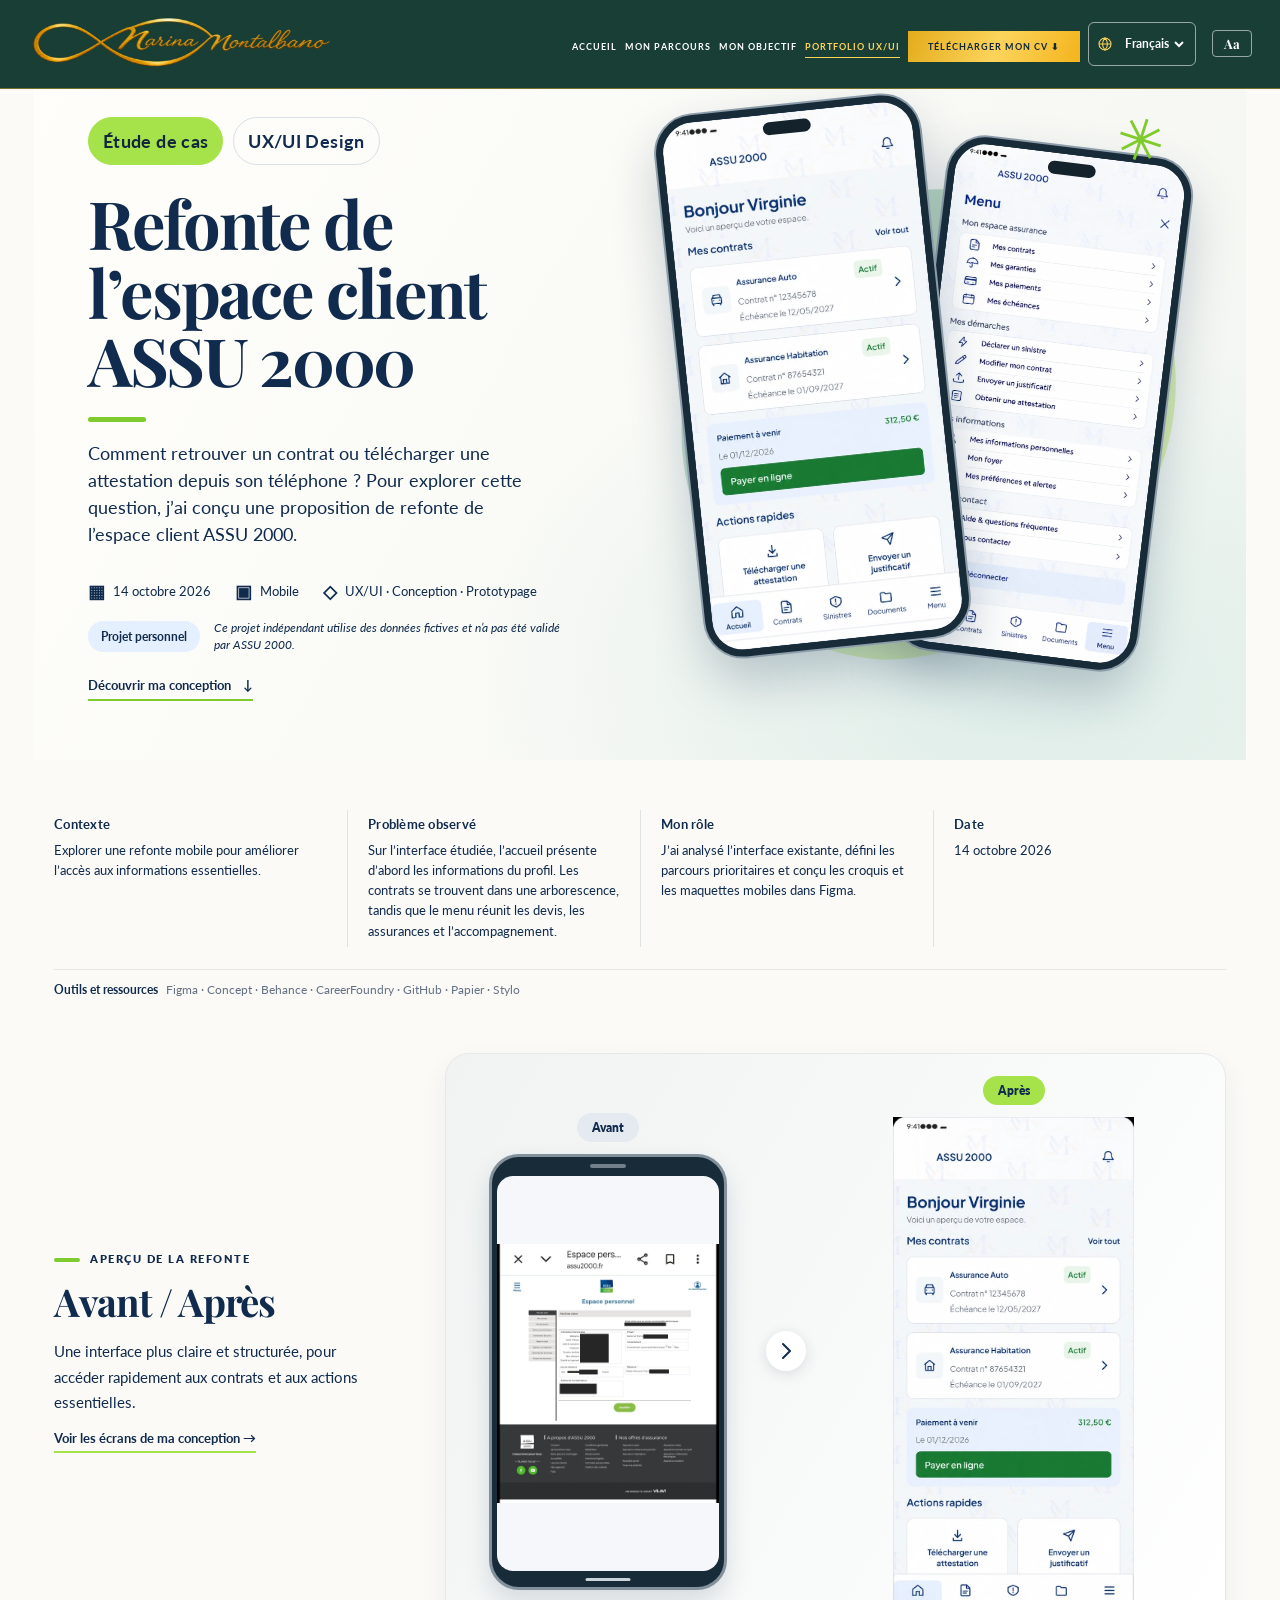
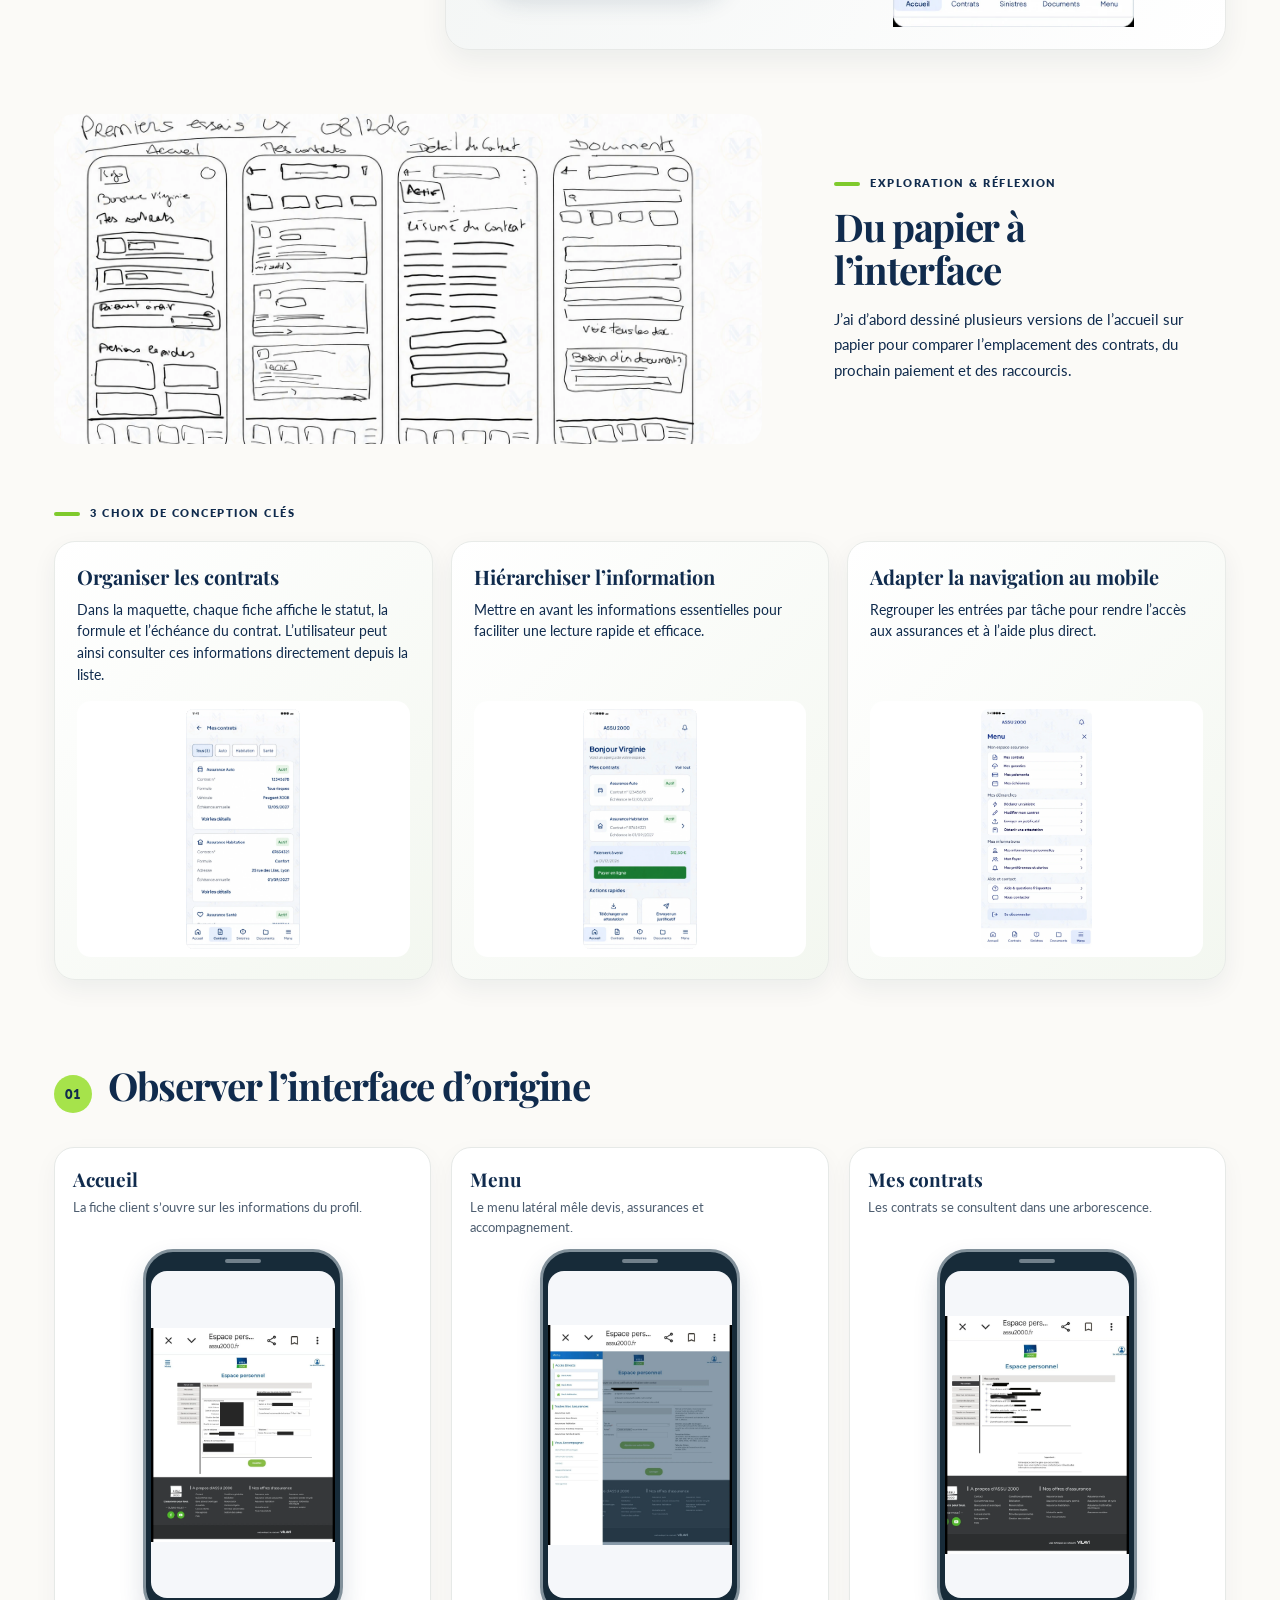
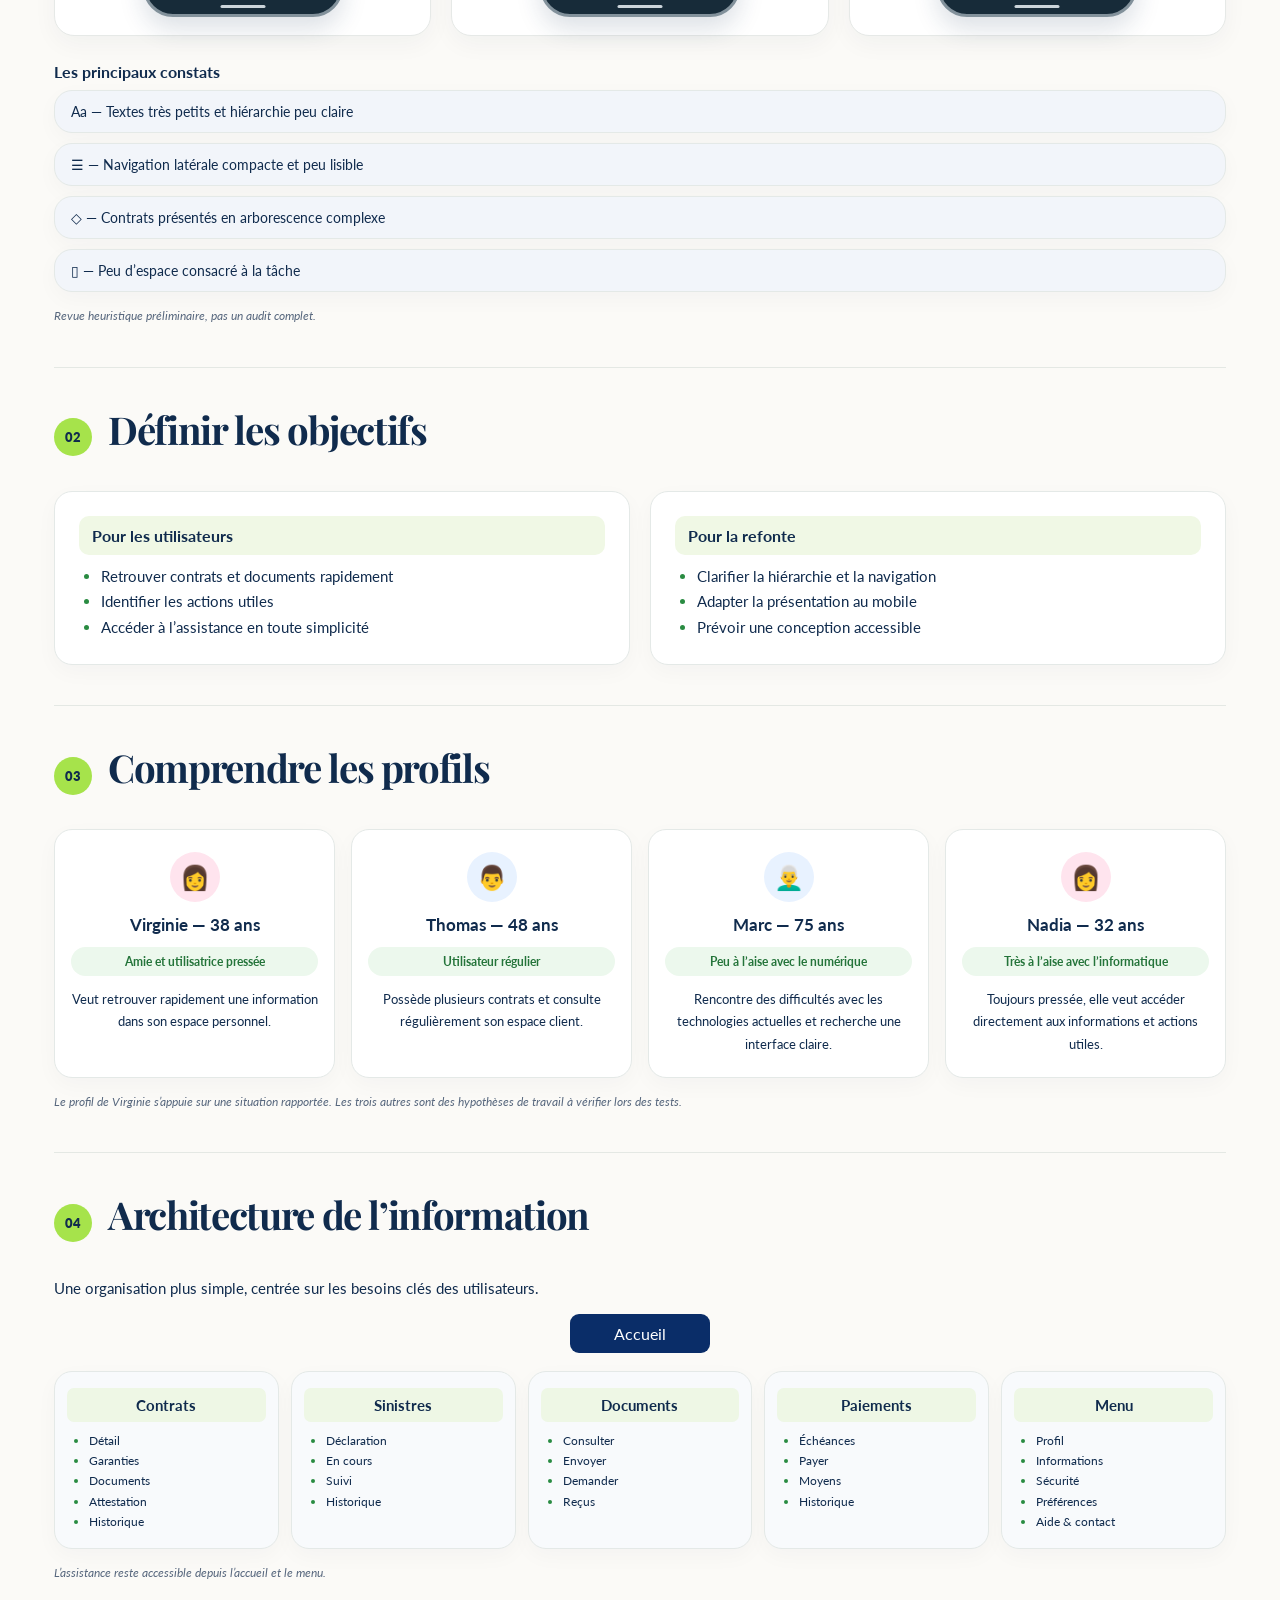
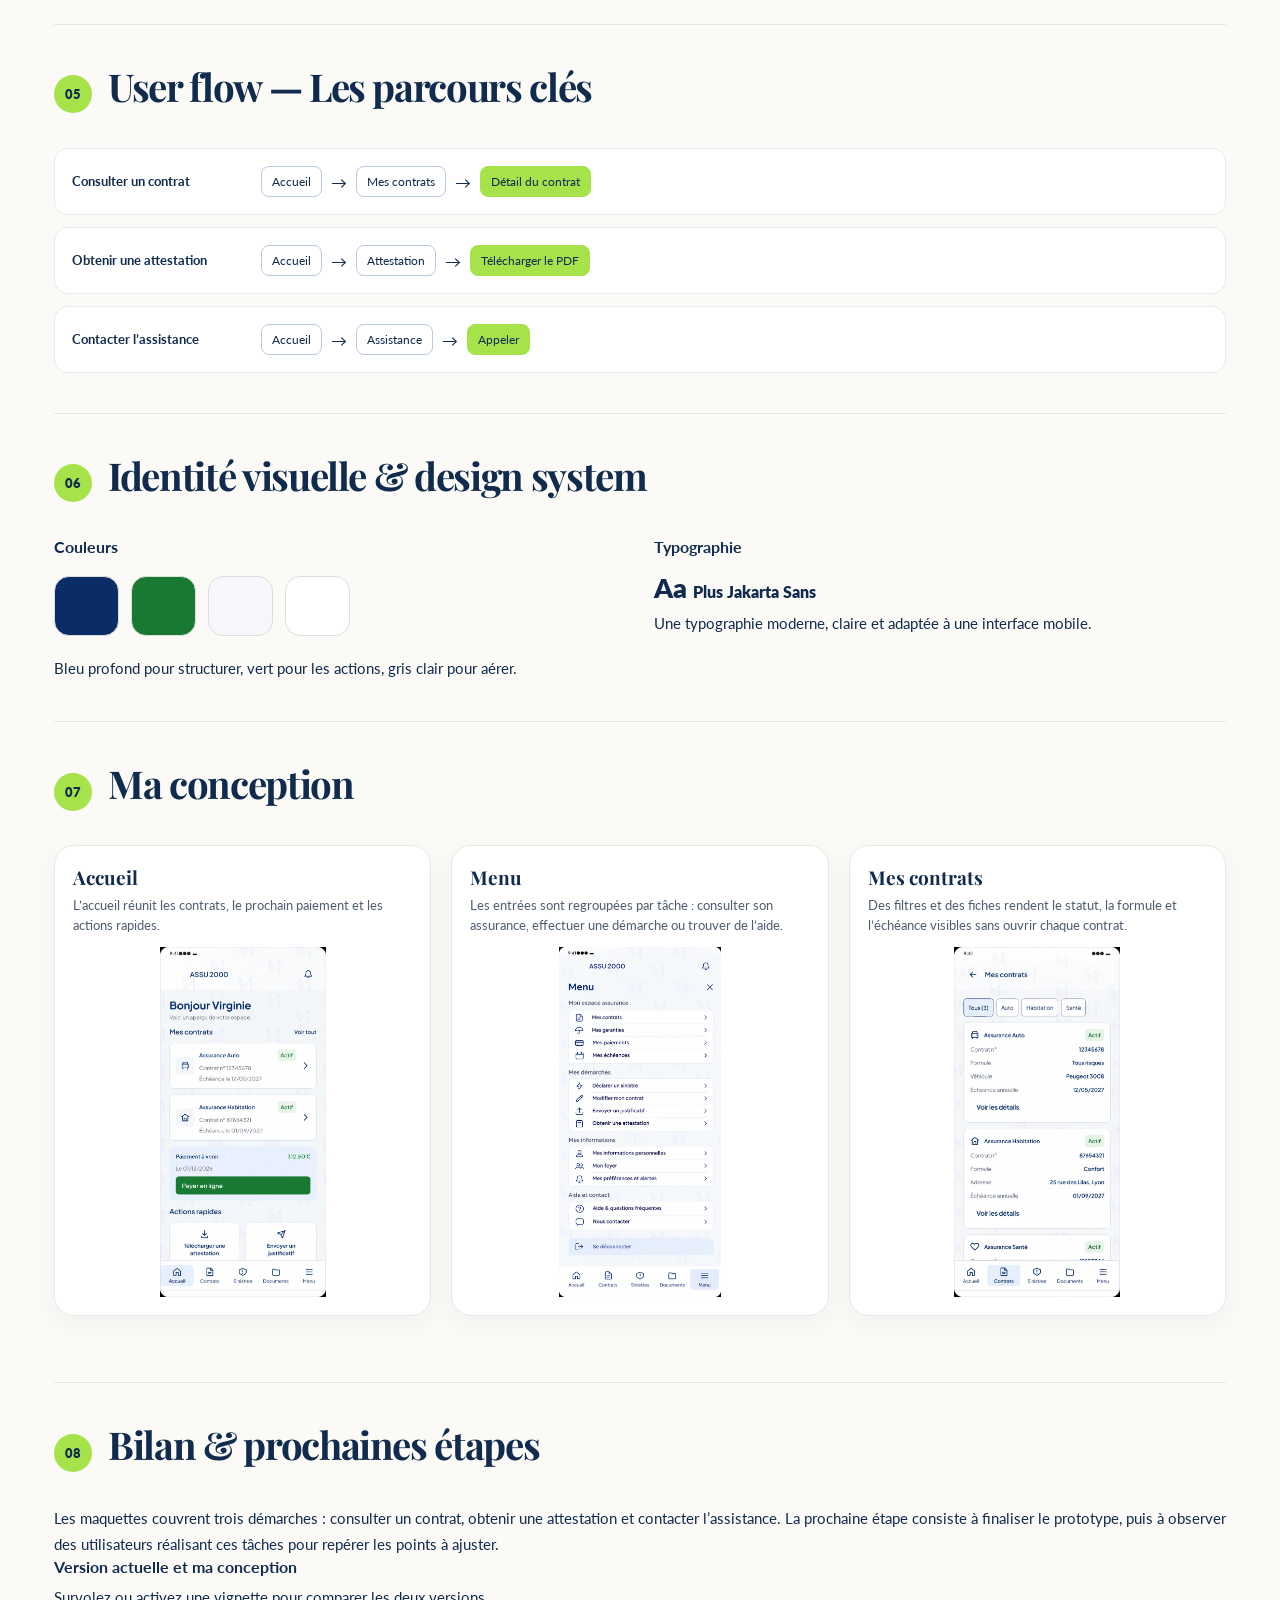
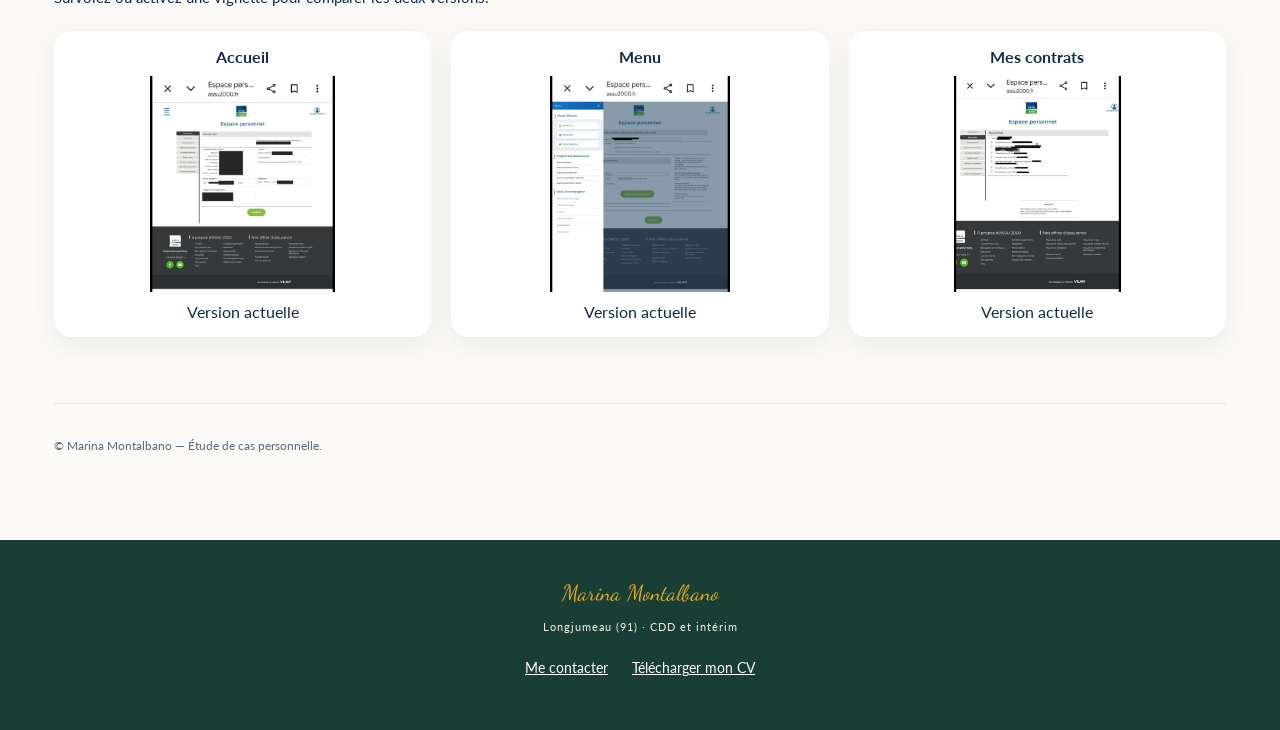
<file: projets.html>
<!DOCTYPE html>
<html lang="fr">
<head>
<meta charset="UTF-8">
<meta name="viewport" content="width=device-width, initial-scale=1.0">
<title>ASSU 2000 — Étude de cas UX/UI — Marina Montalbano</title>
<meta name="description" content="Étude de cas UX/UI de la refonte conceptuelle mobile ASSU 2000 : analyse, profils, architecture de l’information, parcours et solution.">
<link rel="canonical" href="https://marina-montalbano.fr/projets.html">
<meta property="og:type" content="website">
<meta property="og:locale" content="fr_FR">
<meta property="og:site_name" content="Marina Montalbano">
<meta property="og:title" content="ASSU 2000 — Aperçu de la refonte UX/UI — Marina Montalbano">
<meta property="og:description" content="Découvrez ma refonte personnelle de l’espace client ASSU 2000 : comparaison entre l’interface actuelle et ma conception sur mobile et explication de mes choix de conception UX/UI.">
<meta property="og:url" content="https://marina-montalbano.fr/projets.html">
<link href="https://fonts.googleapis.com/css2?family=Dancing+Script:wght@400;700&family=Playfair+Display:ital,wght@0,400;0,600;0,700;1,400;1,600&family=Lato:ital,wght@0,100;0,300;0,400;0,700;1,300;1,400&family=Josefin+Sans:wght@100;200;300;400&display=swap" rel="stylesheet">
<style>
*, *::before, *::after { box-sizing: border-box; margin: 0; padding: 0; }
:root {
  --cream:  #f5f0e8;
  --blue:   #1a1aff;
  --blue2:  #0404B8;
  --navy:   #0b1f4a;
  --white:  #ffffff;
  --muted:  #5a6a8a;
  --text-scale: 1;
}
html { scroll-behavior: scroll; }
@media (prefers-reduced-motion: no-preference) { html { scroll-behavior: smooth; } }
body { font-family: 'Lato', sans-serif; background: var(--cream); color: var(--navy); overflow-x: hidden; }

/* ══ RESPECT DE "PRÉFÉRER LE MOUVEMENT RÉDUIT" (WCAG 2.3.3) ══ */
@media (prefers-reduced-motion: reduce) {
  .nav-links a:hover, .nav-links a:focus-visible { animation: none !important; }
  .nav-cv { animation: none !important; }
  .hero-eyebrow, .hero h1, .hero-divider, .hero-para, .hero-badges,
  .hero-ctas, .hero-sig-wrap { animation: none !important; opacity: 1 !important; }
  .nav-card:hover, .btn:hover, .btn-outline-navy:hover, .btn-outline-gold:hover,
  .footer-social a:hover { transform: none !important; }
}

/* ══ ACCESSIBILITÉ — focus clavier visible partout ══ */
a:focus-visible, button:focus-visible, .nav-card:focus-visible,
.mm-item:focus-visible, .lang-btn:focus-visible, .a11y-toggle:focus-visible,
.a11y-panel button:focus-visible, .hamburger:focus-visible {
  outline: 2.5px solid var(--blue);
  outline-offset: 3px;
  border-radius: 2px;
}

/* ══ SKIP LINK ══ */
.skip-link {
  position: absolute; left: -9999px; top: 0; z-index: 1000;
  background: var(--navy); color: var(--white);
  padding: 14px 22px; font-size: calc(13px * var(--text-scale));
  font-weight: 700; text-decoration: none; letter-spacing: 0.5px;
}
.skip-link:focus { left: 12px; top: 12px; }

/* ══ MODE CONTRASTE ÉLEVÉ (fond noir / jaune vif) ══ */
body.high-contrast {
  background: #000 !important; color: #fff !important;
  --cream: #000000; --white: #000000; --navy: #ffffff; --blue: #ffffff; --blue2: #ffffff;
  --gold: #FFDD00; --gold2: #FFDD00; --gold-text: #FFDD00; --muted: #ffffff;
}
body.high-contrast section, body.high-contrast nav, body.high-contrast footer,
body.high-contrast .mobile-menu-overlay, body.high-contrast .hero,
body.high-contrast #apporte { background: #000 !important; }
body.high-contrast .nav-card, body.high-contrast .hero-quote,
body.high-contrast .a11y-panel, body.high-contrast .a11y-panel-mobile { background: #000 !important; }
body.high-contrast p, body.high-contrast span, body.high-contrast li,
body.high-contrast .nav-card-desc, body.high-contrast .apporte-item p,
body.high-contrast .footer-copy { color: #ffffff !important; }
body.high-contrast h1, body.high-contrast h2, body.high-contrast h3 { color: #ffffff !important; }
body.high-contrast .nav-card, body.high-contrast .hero-quote,
body.high-contrast .btn-outline-navy, body.high-contrast .btn-outline-gold,
body.high-contrast .footer-social a, body.high-contrast .a11y-toggle,
body.high-contrast .a11y-panel, body.high-contrast .a11y-panel-mobile,
body.high-contrast .a11y-step-btn, body.high-contrast .a11y-step-value {
  border-color: #FFDD00 !important; border-width: 2px !important; color: #FFDD00 !important;
}
body.high-contrast .btn {
  background: #FFDD00 !important; color: #000 !important; border-color: #FFDD00 !important;
}
body.high-contrast .btn:hover { background: #fff !important; }
body.high-contrast .btn-outline-navy:hover, body.high-contrast .btn-outline-gold:hover { background: rgba(255,221,0,0.12) !important; }
body.high-contrast .hero-badge svg, body.high-contrast .apporte-item svg,
body.high-contrast .nav-card-icon svg, body.high-contrast .nav-card-arrow,
body.high-contrast .footer-social svg { color: #FFDD00 !important; }
body.high-contrast .nav-card-icon { background: rgba(255,221,0,0.12) !important; }
body.high-contrast .nav-links a, body.high-contrast .nav-logo,
body.high-contrast .mm-logo, body.high-contrast .hero-sig,
body.high-contrast .footer-name { color: #ffffff !important; }
body.high-contrast .nav-links a { text-decoration: underline; text-underline-offset: 3px; }
body.high-contrast .nav-cv { background: #FFDD00 !important; color: #000 !important; }
body.high-contrast .hero-divider, body.high-contrast .hero-sig-underline,
body.high-contrast .nav-cards-divider { background: #FFDD00 !important; }
body.high-contrast a:focus-visible, body.high-contrast button:focus-visible { outline-color: #FFDD00 !important; }
body.high-contrast .toggle-switch { background: #333 !important; }
body.high-contrast .toggle-switch.active { background: #FFDD00 !important; }
body.high-contrast .toggle-switch.active .toggle-knob { background: #000 !important; }

/* ══ LIENS SOULIGNÉS ══ */
body.underline-links a:not(.btn):not(.btn-outline-navy):not(.btn-outline-gold):not(.nav-cv):not(.nav-card):not(.skip-link) {
  text-decoration: underline; text-underline-offset: 3px;
}
body.underline-links .nav-card { box-shadow: inset 0 -2px 0 var(--gold2); }

/* ══ NAV ══ */
nav {
  position: fixed; top: 0; left: 0; right: 0; z-index: 100;
  display: flex; justify-content: space-between; align-items: center;
  padding: 16px 60px;
  background: rgba(245,240,232,0.96); backdrop-filter: blur(10px);
  border-bottom: 1px solid color-mix(in srgb, var(--signature-gold) 20%, transparent);
}
.nav-logo { font-family: 'Josefin Sans', sans-serif; font-size: calc(13px * var(--text-scale)); font-weight: 200; letter-spacing: 4px; text-transform: uppercase; color: var(--blue); text-decoration: none; white-space: nowrap; flex-shrink: 0; }
.nav-links { display: flex; gap: 32px; list-style: none; align-items: center; }
.nav-mobile-only { display: none; }
.nav-links a { font-size: calc(10px * var(--text-scale)); font-weight: 700; letter-spacing: 2.5px; text-transform: uppercase; color: var(--navy); text-decoration: none; transition: all 0.3s; }
.nav-links a:hover, .nav-links a:focus-visible { color: var(--gold-text); animation: goldBlink 1s ease infinite; }
@keyframes goldBlink { 0%,100%{opacity:1;color:var(--gold-text)} 50%{opacity:0.85;color:var(--gold2)} }
.nav-cv { padding: 10px 20px !important; color: var(--navy) !important; font-weight: 700 !important; font-size: calc(11px * var(--text-scale)) !important; letter-spacing: 1.5px !important; white-space: nowrap !important; text-decoration: none; animation: navCvPulse 2.5s ease-in-out infinite !important; }
@keyframes navCvPulse {
  0%, 100% { background: var(--gold); box-shadow: 0 0 0 0 rgba(11,31,74,0); }
  50%      { background: var(--gold); box-shadow: 0 0 10px 3px rgba(11,31,74,0.5); }
}
.nav-cv:hover { animation: none !important; background: var(--gold2) !important; box-shadow: none !important; }
.lang-switcher { display: flex; gap: 4px; align-items: center; }
.lang-btn { background: none; border: none; padding: 6px; border-radius: 4px; font-size: calc(20px * var(--text-scale)); cursor: pointer; opacity: 0.35; filter: grayscale(80%); transition: all 0.3s; }
.lang-btn:hover, .lang-btn.active { opacity: 1; filter: grayscale(0%); transform: scale(1.15); }

/* ══ MENU "Aa" — ACCESSIBILITÉ ══ */
.a11y-menu { position: relative; margin-left: 8px; }
.a11y-toggle {
  background: transparent; border: 1px solid rgba(11,31,74,0.25); border-radius: 4px;
  padding: 6px 11px; font-family: 'Playfair Display', serif;
  font-size: calc(13px * var(--text-scale)); font-weight: 700; color: var(--navy);
  cursor: pointer; transition: all 0.25s; line-height: 1;
}
.a11y-toggle:hover { border-color: var(--gold2); color: var(--gold-text); }
.a11y-panel {
  position: absolute; top: calc(100% + 10px); right: 0; z-index: 150;
  background: var(--white); border: 1px solid rgba(11,31,74,0.12);
  box-shadow: 0 14px 34px rgba(11,31,74,0.14);
  padding: 18px 20px; width: 232px;
}
.a11y-row { margin-bottom: 16px; }
.a11y-row-label { display: block; font-size: calc(10.5px * var(--text-scale)); font-weight: 700; letter-spacing: 0.5px; color: var(--navy); margin-bottom: 10px; }
.a11y-stepper { display: flex; align-items: center; justify-content: space-between; gap: 10px; }
.a11y-step-btn {
  width: 28px; height: 28px; border: 1px solid rgba(11,31,74,0.25); background: var(--cream);
  color: var(--navy); font-weight: 700; font-size: 16px; line-height: 1; cursor: pointer;
  border-radius: 4px; display: flex; align-items: center; justify-content: center; transition: all 0.25s;
}
.a11y-step-btn:hover { border-color: var(--gold2); color: var(--gold-text); }
.a11y-step-value { font-weight: 700; font-size: calc(13px * var(--text-scale)); min-width: 42px; text-align: center; color: var(--navy); }
.a11y-switch-row {
  display: flex; align-items: center; justify-content: space-between;
  font-size: calc(12.5px * var(--text-scale)); font-weight: 400; color: var(--navy);
  padding: 10px 0; border-top: 1px solid rgba(11,31,74,0.08); cursor: pointer;
}
.a11y-switch-row input[type="checkbox"] {
  appearance: none; -webkit-appearance: none; width: 38px; height: 22px; border-radius: 11px;
  background: rgba(11,31,74,0.25); position: relative; cursor: pointer; transition: background 0.25s; flex-shrink: 0;
}
.a11y-switch-row input[type="checkbox"]::before {
  content: ''; position: absolute; top: 2px; left: 2px; width: 18px; height: 18px;
  background: #fff; border-radius: 50%; transition: transform 0.25s; box-shadow: 0 1px 3px rgba(0,0,0,0.3);
}
.a11y-switch-row input[type="checkbox"]:checked { background: var(--gold2); }
.a11y-switch-row input[type="checkbox"]:checked::before { transform: translateX(16px); }

/* ══ POLICE DYSLEXIE ══ */
body.dyslexic-font, body.dyslexic-font * {
  font-family: Verdana, 'Comic Sans MS', sans-serif !important;
  letter-spacing: 0.035em !important; word-spacing: 0.12em !important; line-height: 1.75 !important;
}

@media(max-width:1024px) and (min-width:769px){
  nav { padding: 14px 28px; }
  .nav-links { gap: 20px; }
}

/* ══ HERO ══ */
.hero {
  min-height: auto; display: flex; flex-direction: column;
  padding: 150px 60px 70px; background: var(--cream); position: relative;
  max-width: 1180px; margin: 0 auto;
}
.hero-eyebrow { font-size: calc(10px * var(--text-scale)); font-weight: 700; letter-spacing: 5px; text-transform: uppercase; color: var(--gold-text); margin-bottom: 24px; opacity: 0; animation: fadeUp 0.8s 0.2s ease forwards; }
.hero-grid { display: grid; grid-template-columns: 1.15fr 0.85fr; gap: 40px; align-items: start; }
.hero h1 { font-family: 'Playfair Display', serif; font-size: calc(clamp(34px, 4.6vw, 58px) * var(--text-scale)); font-weight: 700; color: var(--blue); line-height: 1.2; margin-bottom: 24px; opacity: 0; animation: fadeUp 0.8s 0.4s ease forwards; }
.hero-divider { width: 220px; height: 2px; background: var(--gold); margin-bottom: 32px; opacity: 0; animation: fadeUp 0.8s 0.5s ease forwards; }
.hero-para { font-size: calc(16px * var(--text-scale)); font-weight: 300; line-height: 1.9; color: var(--navy); max-width: 480px; margin-bottom: 36px; opacity: 0; animation: fadeUp 0.8s 0.6s ease forwards; }
.hero-badges { display: flex; flex-wrap: wrap; gap: 26px; margin-bottom: 44px; opacity: 0; animation: fadeUp 0.8s 0.7s ease forwards; }
.hero-badge { display: flex; align-items: center; gap: 9px; font-size: calc(13px * var(--text-scale)); font-weight: 400; color: var(--navy); }
.hero-badge svg { width: 17px; height: 17px; color: var(--gold2); flex-shrink: 0; }
.hero-ctas { display: flex; flex-wrap: wrap; gap: 14px; opacity: 0; animation: fadeUp 0.8s 0.8s ease forwards; }
.hero-sig-wrap { display: flex; flex-direction: column; align-items: center; padding-top: 8px; opacity: 0; animation: fadeUp 0.8s 0.5s ease forwards; }
.hero-sig { font-family: 'Dancing Script', cursive; font-size: calc(clamp(30px, 3.4vw, 46px) * var(--text-scale)); color: var(--blue2); margin-bottom: 4px; text-align: center; }
.hero-sig-underline { width: 180px; height: 2px; background: var(--gold); margin-bottom: 30px; }
.hero-quote { background: var(--white); border: 1px solid rgba(11,31,74,0.06); padding: 34px 32px; position: relative; width: 100%; }
.hero-quote-mark { font-family: 'Playfair Display', serif; font-size: calc(40px * var(--text-scale)); color: var(--gold-text); line-height: 1; margin-bottom: 8px; }
.hero-quote p { font-size: calc(17px * var(--text-scale)); font-weight: 300; font-style: italic; color: var(--navy); line-height: 1.7; }
@keyframes fadeUp { from{opacity:0;transform:translateY(20px)} to{opacity:1;transform:translateY(0)} }

.btn { display: inline-flex; align-items: center; justify-content: center; gap: 8px; padding: 15px 30px; background: var(--gold); color: var(--navy); font-size: calc(11px * var(--text-scale)); font-weight: 700; letter-spacing: 1.5px; text-transform: uppercase; text-decoration: none; transition: all 0.3s; border: 1px solid var(--gold); }
.btn:hover { background: var(--gold2); border-color: var(--gold2); transform: translateY(-2px); }
.btn-outline-navy { display: inline-flex; align-items: center; justify-content: center; gap: 8px; padding: 15px 30px; background: transparent; color: var(--navy); font-size: calc(11px * var(--text-scale)); font-weight: 700; letter-spacing: 1.5px; text-transform: uppercase; text-decoration: none; border: 1px solid rgba(11,31,74,0.35); transition: all 0.3s; }
.btn-outline-navy:hover { background: rgba(11,31,74,0.05); transform: translateY(-2px); }
.btn-outline-gold { display: inline-flex; align-items: center; justify-content: center; gap: 8px; padding: 15px 30px; background: transparent; color: var(--gold-text); font-size: calc(11px * var(--text-scale)); font-weight: 700; letter-spacing: 1.5px; text-transform: uppercase; text-decoration: none; border: 1px solid color-mix(in srgb, var(--signature-gold) 50%, transparent); transition: all 0.3s; }
.btn-outline-gold:hover { background: color-mix(in srgb, var(--signature-gold) 8%, transparent); transform: translateY(-2px); }
.btn svg, .btn-outline-navy svg, .btn-outline-gold svg { width: 15px; height: 15px; }

/* ══ NAVIGUEZ SELON VOS INTÉRÊTS ══ */
#naviguez { padding: 70px 60px 90px; max-width: 1180px; margin: 0 auto; }
.nav-cards-eyebrow { text-align: center; font-size: calc(10px * var(--text-scale)); font-weight: 700; letter-spacing: 4px; text-transform: uppercase; color: var(--gold-text); margin-bottom: 14px; }
.nav-cards-divider { width: 48px; height: 2px; background: var(--gold); margin: 0 auto 48px; }
.nav-cards-grid { display: grid; grid-template-columns: repeat(4, 1fr); gap: 20px; }
.nav-card { background: var(--white); border: 1px solid rgba(11,31,74,0.07); padding: 32px 26px; display: flex; flex-direction: column; text-decoration: none; color: inherit; transition: all 0.3s; }
.nav-card:hover { transform: translateY(-4px); box-shadow: 0 14px 34px rgba(11,31,74,0.09); border-color: color-mix(in srgb, var(--signature-gold) 35%, transparent); }
.nav-card-icon { width: 52px; height: 52px; border-radius: 50%; background: color-mix(in srgb, var(--signature-gold) 12%, transparent); display: flex; align-items: center; justify-content: center; margin-bottom: 22px; }
.nav-card-icon svg { width: 24px; height: 24px; color: var(--gold2); }
.nav-card-title { font-size: calc(11px * var(--text-scale)); font-weight: 700; letter-spacing: 1.5px; text-transform: uppercase; color: var(--blue); margin-bottom: 14px; }
.nav-card-desc { font-size: calc(13.5px * var(--text-scale)); font-weight: 300; color: var(--navy); line-height: 1.75; flex-grow: 1; margin-bottom: 20px; }
.nav-card-arrow { font-size: calc(18px * var(--text-scale)); color: var(--blue); transition: transform 0.3s; }
.nav-card:hover .nav-card-arrow { transform: translateX(6px); }

/* ══ CE QUE MA RECONVERSION M'APPORTE ══ */
#apporte { background: color-mix(in srgb, var(--signature-gold) 8%, transparent); padding: 70px 60px; }
.apporte-inner { max-width: 1000px; margin: 0 auto; }
.apporte-eyebrow { text-align: center; font-size: calc(11px * var(--text-scale)); font-weight: 700; letter-spacing: 3px; text-transform: uppercase; color: var(--gold-text); margin-bottom: 44px; }
.apporte-grid { display: grid; grid-template-columns: repeat(3, 1fr); gap: 36px; }
.apporte-item { display: flex; gap: 18px; align-items: flex-start; }
.apporte-item svg { width: 30px; height: 30px; color: var(--gold2); flex-shrink: 0; margin-top: 2px; }
.apporte-item h3 { font-family: 'Playfair Display', serif; font-size: calc(17px * var(--text-scale)); font-weight: 600; color: var(--blue); margin-bottom: 8px; }
.apporte-item p { font-size: calc(13.5px * var(--text-scale)); font-weight: 300; color: var(--navy); line-height: 1.75; }

/* ══ BANDEAU EXPLICATIF — MODE CONTRASTE ÉLEVÉ ══ */
.hc-sidebar {
  display: none;
  position: fixed; top: 0; left: 0; bottom: 0; width: 230px; z-index: 250;
  background: #000; border-right: 2px solid #FFDD00; color: #fff;
  padding: 24px 20px; overflow-y: auto; font-size: 12.5px; line-height: 1.7;
}
body.high-contrast .hc-sidebar.active { display: block; }
.hc-sidebar-title { color: #FFDD00; font-weight: 700; font-size: 13px; letter-spacing: 0.5px; margin-bottom: 14px; display: flex; justify-content: space-between; align-items: flex-start; gap: 10px; }
.hc-sidebar-close { background: none; border: 1px solid #FFDD00; color: #FFDD00; width: 26px; height: 26px; flex-shrink: 0; cursor: pointer; font-size: 14px; border-radius: 3px; }
.hc-sidebar p { color: rgba(255,255,255,0.85); font-weight: 300; margin-bottom: 20px; }
.hc-sidebar-controls { border: 2px solid #FFDD00; padding: 14px; margin-bottom: 20px; }
.hc-sidebar-controls .a11y-switch-row, .hc-sidebar-controls .a11y-row { font-size: 12px; padding: 8px 0; border-color: rgba(255,221,0,0.3); }
.hc-sidebar-controls .a11y-switch-row span, .hc-sidebar-controls .a11y-row-label { color: #fff; }
.hc-sidebar-controls .a11y-step-value { color: #FFDD00; }
.hc-sidebar-note { color: rgba(255,255,255,0.6); font-size: 11.5px; display: flex; align-items: flex-start; gap: 8px; }
.hc-sidebar-note svg { width: 20px; height: 20px; flex-shrink: 0; color: #FFDD00; }
@media(max-width:1024px){ .hc-sidebar { display: none !important; } }

@media(min-width:1025px){
  body.high-contrast.hc-sidebar-open nav { left: 230px; }
  body.high-contrast.hc-sidebar-open > section,
  body.high-contrast.hc-sidebar-open > footer,
  body.high-contrast.hc-sidebar-open > .a11y-statement-bar { margin-left: 230px; }
}

/* ══ BARRE D'ENGAGEMENT ACCESSIBILITÉ ══ */
.a11y-statement-bar {
  background: #0a1730; color: rgba(255,255,255,0.6);
  display: flex; justify-content: center; flex-wrap: wrap; gap: 6px 40px;
  padding: 12px 24px; font-size: 11.5px; font-weight: 300;
}
.a11y-statement-bar span { display: inline-flex; align-items: center; gap: 8px; }
.a11y-statement-bar svg { width: 15px; height: 15px; flex-shrink: 0; color: var(--gold); }
body.high-contrast .a11y-statement-bar { background: #000; color: #fff; border-top: 1px solid #FFDD00; }
body.high-contrast .a11y-statement-bar svg { color: #FFDD00; }
@media(max-width:768px){
  .a11y-statement-bar { flex-direction: column; align-items: center; text-align: center; padding: 14px 20px; gap: 8px; }
}

/* ══ FOOTER ══ */
footer { background: var(--navy); padding: 40px 60px; display: flex; flex-direction: column; align-items: center; gap: 14px; text-align: center; }
.footer-name { font-family: 'Dancing Script', cursive; font-size: calc(22px * var(--text-scale)); color: var(--gold); }
.footer-copy { font-size: calc(11px * var(--text-scale)); color: rgba(255,255,255,0.45); letter-spacing: 1px; }
.footer-social { display: flex; gap: 14px; }
.footer-social a { width: 40px; height: 40px; border-radius: 50%; border: 1px solid color-mix(in srgb, var(--signature-gold) 35%, transparent); display: flex; align-items: center; justify-content: center; color: var(--gold); text-decoration: none; transition: all 0.3s; }
.footer-social a:hover { background: color-mix(in srgb, var(--signature-gold) 15%, transparent); transform: translateY(-2px); }
.footer-social svg { width: 16px; height: 16px; }

/* ══ MENU MOBILE PLEIN ÉCRAN (partagé avec les autres pages) ══ */
.mobile-menu-overlay { display: none; }
.mobile-menu-overlay.open { display: flex; }

/* ══ RESPONSIVE MOBILE ══ */
@media(max-width:1024px){
  .hero-grid { grid-template-columns: 1fr; }
  .hero-sig-wrap { align-items: flex-start; }
  .hero-sig { text-align: left; }
  .hero-sig-underline { margin-left: 0; }
  .nav-cards-grid { grid-template-columns: repeat(2, 1fr); }
  .apporte-grid { grid-template-columns: 1fr; gap: 28px; }
}

@media(max-width:768px){
  nav { padding: 14px 20px; flex-direction: row; position: relative; }
  .nav-logo { font-size: calc(11px * var(--text-scale)); letter-spacing: 3px; }
  .nav-links { display: none; }

  .mobile-menu-overlay {
    position: fixed; inset: 0; z-index: 300;
    background: var(--cream);
    flex-direction: column;
    padding: 22px 26px 32px;
    overflow-y: auto;
  }
  .mm-header { display: flex; justify-content: space-between; align-items: center; padding-bottom: 8px; }
  .mm-logo { font-family: 'Josefin Sans', sans-serif; font-size: calc(12px * var(--text-scale)); font-weight: 300; letter-spacing: 3px; text-transform: uppercase; color: var(--blue); }
  .mm-close { background: none; border: none; font-size: calc(24px * var(--text-scale)); color: var(--navy); cursor: pointer; line-height: 1; padding: 12px; width: 44px; height: 44px; }
  .mm-list { list-style: none; margin-top: 8px; }
  .mm-list li { border-bottom: 1px solid rgba(11,31,74,0.08); }
  .mm-item { display: flex; align-items: center; gap: 22px; padding: 22px 4px; text-decoration: none; color: var(--navy); font-size: calc(17px * var(--text-scale)); font-weight: 400; transition: color 0.25s; }
  .mm-item svg { width: 25px; height: 25px; flex-shrink: 0; }
  .mm-item.active { color: var(--gold-text); }
  .mm-item.active svg { stroke: var(--gold-text); }
  .mm-item:active { opacity: 0.6; }
  .mm-lang { display: flex; gap: 30px; margin-top: 30px; padding-top: 4px; }
  .mm-a11y { margin-top: 20px; border-top: 1px solid rgba(11,31,74,0.08); padding-top: 20px; }
  .mm-a11y .a11y-toggle { display: flex; align-items: center; gap: 10px; width: 100%; padding: 10px 4px; font-size: calc(15px * var(--text-scale)); border: none; }
  .mm-a11y .a11y-toggle span { font-family: 'Lato', sans-serif; font-weight: 700; font-size: calc(13px * var(--text-scale)); letter-spacing: 1px; text-transform: uppercase; }
  .a11y-panel-mobile { position: static; width: 100%; box-shadow: none; border: none; background: rgba(11,31,74,0.03); margin-top: 8px; padding: 16px; }
  .mm-lang button { background: none; border: none; display: flex; align-items: center; gap: 6px; font-size: calc(13px * var(--text-scale)); font-weight: 700; letter-spacing: 1px; color: var(--navy); cursor: pointer; padding: 6px 0; opacity: 0.5; }
  .mm-lang button.active { opacity: 1; color: var(--gold2); }
  .mm-lang .flag { font-size: calc(20px * var(--text-scale)); }

  .hamburger { display: flex !important; position: absolute; right: 14px; top: 10px; flex-direction: column; justify-content: center; align-items: center; gap: 5px; cursor: pointer; padding: 11px; background: none; border: none; width: 44px; height: 44px; }
  .hamburger span { display: block; width: 24px; height: 2px; background: var(--navy); transition: all 0.3s; }

  .hero { padding: 96px 22px 50px; }
  .hero-quote { margin-top: 30px; }
  .hero-ctas { flex-direction: column; }
  .hero-ctas a { width: 100%; }

  #naviguez { padding: 50px 20px 60px; }
  .nav-cards-grid { grid-template-columns: 1fr; }

  #apporte { padding: 50px 20px; }

  footer { padding: 30px 20px; }
}
.portfolio{max-width:1120px;margin:auto;padding:140px 32px 64px}.portfolio section{padding:48px 0}.portfolio h1,.portfolio h2,.portfolio h3{font-family:'Playfair Display',serif;color:var(--blue)}.portfolio h1{font-size:clamp(32px,4.5vw,56px);line-height:1.2;margin:20px 0}.portfolio h2{font-size:calc(30px * var(--text-scale));margin-bottom:20px}.portfolio h3{font-size:calc(21px * var(--text-scale));margin:14px 0}.portfolio p{font-size:calc(16px * var(--text-scale));line-height:1.8;max-width:780px}.portfolio .lead{font-size:calc(20px * var(--text-scale))}.portfolio .eyebrow{font-size:12px;text-transform:uppercase;letter-spacing:2px;color:var(--gold-text);font-weight:700}.portfolio .project-note{font-size:calc(13px * var(--text-scale));margin-top:22px;color:var(--muted)}.comparison{display:grid;grid-template-columns:1fr 1fr;gap:28px;margin-top:32px;align-items:start}.comparison figure{min-width:0;background:var(--white);padding:20px;border:1px solid #d5dbe5}.comparison figcaption{display:flex;flex-direction:column;gap:6px;margin-bottom:24px}.comparison strong{font-family:'Playfair Display',serif;font-size:26px;color:var(--blue)}.comparison figcaption span{font-size:14px;color:var(--muted)}.comparison img{display:block;max-width:100%;width:auto;height:auto;max-height:720px;margin:auto}.choices{display:grid;grid-template-columns:repeat(3,1fr);gap:24px}.choices article{padding:24px;background:var(--white);border-top:2px solid var(--gold)}.number{color:var(--gold-text);font-weight:700}.portfolio .study-access{border-top:1px solid var(--gold);padding-bottom:0}.study-access .btn{margin-top:24px}body.high-contrast.hc-sidebar-open .portfolio{margin-left:230px}@media(max-width:768px){.portfolio{padding:40px 20px}.comparison,.choices{grid-template-columns:1fr}.portfolio section{padding:32px 0}.comparison img{max-height:none}.comparison figure{padding:16px}body.high-contrast.hc-sidebar-open .portfolio{margin-left:0}}

/* Étude de cas ASSU 2000 — remplace intégralement l'ancien aperçu */
body{background:#fff}
.case-study{max-width:1190px;margin:0 auto;padding:120px 28px 72px;color:#0a2d68;font-family:Lato,Arial,sans-serif}
.case-study *{box-sizing:border-box}
.case-study h1,.case-study h2,.case-study h3{color:#09276f}
.case-study h1{font:700 clamp(36px,5vw,62px)/1.1 'Playfair Display',serif;letter-spacing:-.035em}
.case-study h2{font:700 clamp(23px,2.6vw,34px)/1.2 'Playfair Display',serif;margin:0 0 15px}
.case-study h3{font-size:16px;margin:0 0 9px}
.case-study p,.case-study li{font-size:15px;line-height:1.65}
.case-study .intro-tag{font-size:11px;letter-spacing:2px;font-weight:800;text-transform:uppercase;margin:0 0 18px}
.case-study .context-band{display:grid;grid-template-columns:1.05fr repeat(3,1fr);gap:12px;padding:24px;background:#f5f7fa;border:1px solid #e9edf3;border-radius:18px;margin-bottom:46px}
.case-study .context-band article{padding:10px 15px;border-left:1px solid #dce2eb}
.case-study .context-band article:first-child{border:0}
.case-study .context-band strong{font-size:17px;color:#0a2d68}
.case-study .context-band p{font-size:13px;margin:5px 0 0}
.case-study .brand-chip{display:inline-block;background:linear-gradient(#074694 0 50%,#2ba745 50%);border-radius:8px;color:white;padding:8px 11px;margin-bottom:9px;font-weight:800}
.case-study .hero-case{display:grid;grid-template-columns:1fr 1fr;gap:42px;align-items:center;margin-bottom:35px}
.case-study .hero-case p{max-width:550px;font-size:18px}
.case-study .pill-row{display:flex;flex-wrap:wrap;gap:9px;margin:24px 0}
.case-study .pill{font-size:12px;padding:9px 14px;border:1px solid #e4eaf0;background:#f8f9fb;border-radius:30px}
.case-study .hero-screen{max-width:300px;margin:auto;filter:drop-shadow(0 16px 20px #102a4b22)}
.case-study .hero-screen img{display:block;width:100%;height:auto;border:5px solid #171a20;border-radius:30px}
.case-study .block{padding:30px 0;border-bottom:1px solid #e5eaf0;position:relative}
.case-study .section-heading{display:flex;align-items:baseline;gap:14px;margin-bottom:20px}
.case-study .index{display:inline-grid;place-items:center;background:#268e3e;color:white;border-radius:24px;padding:6px 12px;font-weight:800;font-size:13px;flex:none}
.case-study .split{display:grid;grid-template-columns:1fr 1.15fr;gap:30px;align-items:center}
.case-study .current-shot{background:#f8f9fb;padding:16px;border-radius:14px;max-width:580px}
.case-study .current-shot img{display:block;width:100%;height:auto}
.case-study .findings{display:grid;gap:10px}
.case-study .finding{background:#f2f5fa;border-radius:10px;padding:12px 16px;font-size:14px}
.case-study .two-cols{display:grid;grid-template-columns:1fr 1fr;gap:20px}
.case-study .goal-card{border:1px solid #e5ebf0;padding:20px;border-radius:14px;background:#fcfdfd}
.case-study .goal-card h3{background:#eef8ef;color:#17672c;padding:10px 13px;border-radius:9px}
.case-study .goal-card.blue h3{background:#ecf3ff;color:#123a86}
.case-study ul{padding-left:22px}
.case-study li::marker{color:#298b41}
.case-study .profiles{display:grid;grid-template-columns:repeat(4,1fr);gap:14px}
.case-study .profile{background:#fff;border:1px solid #e3e9f1;border-radius:16px;text-align:center;padding:20px 13px}
.case-study .avatar{display:grid;place-items:center;margin:0 auto 12px;width:50px;height:50px;border-radius:50%;background:#e8f2ff;font-size:24px}
.case-study .profile:nth-child(1) .avatar,.case-study .profile:nth-child(4) .avatar{background:#ffe4ee}
.case-study .profile h3{font-size:17px}
.case-study .profile .desc{font-size:12px;font-weight:700;background:#ecf8ed;color:#24743a;display:block;border-radius:20px;padding:7px;margin:12px 0}
.case-study .profile p{font-size:13px}
.case-study .muted-note{font-size:12px;color:#58687e;margin-top:14px;font-style:italic}
.case-study .sitemap{display:grid;grid-template-columns:repeat(5,1fr);gap:12px;margin-top:18px}
.case-study .sitemap article{background:#f8fafc;border:1px solid #e6ebf2;border-radius:13px;padding:16px 12px}
.case-study .sitemap h3{font-size:15px;background:#e7f4eb;padding:8px;border-radius:7px;text-align:center}
.case-study .sitemap article:nth-child(2) h3{background:#ffecee}
.case-study .sitemap article:nth-child(3) h3{background:#eaf1ff}
.case-study .sitemap article:nth-child(4) h3{background:#fff1d6}
.case-study .sitemap article:nth-child(5) h3{background:#f2eafe}
.case-study .sitemap li{font-size:12px}
.case-study .flow-list{display:grid;gap:12px}
.case-study .flow-line{display:flex;align-items:center;flex-wrap:wrap;gap:9px;background:#f8fafc;padding:13px;border-radius:10px}
.case-study .flow-line strong{min-width:180px;font-size:13px}
.case-study .flow-line span{border:1px solid #b9c9e4;padding:7px 10px;border-radius:8px;background:white;font-size:12px}
.case-study .flow-line span:last-child{background:#1b873a;color:#fff;border-color:#1b873a}
.case-study .colors{display:flex;gap:12px;margin:20px 0}
.case-study .color{height:60px;width:65px;border-radius:10px;border:1px solid #ddd}
.case-study .design-cols{display:grid;grid-template-columns:1fr 1fr;gap:25px}
.case-study .solution-layout{display:grid;grid-template-columns:260px 1fr;gap:30px;align-items:start}
.case-study .screens{display:flex;align-items:start;gap:20px;overflow-x:auto;padding:12px 8px 25px}
.case-study .screen{flex:0 0 168px;text-align:center}
.case-study .iphone{border:5px solid #171c27;border-radius:26px;background:#fff;aspect-ratio:430/932;overflow:hidden;box-shadow:0 10px 21px #152c4c22;position:relative}
.case-study .iphone:before{content:"";position:absolute;top:7px;left:50%;transform:translateX(-50%);height:12px;width:55px;border-radius:20px;background:#161a24;z-index:2}
.case-study .iphone img{display:block;width:100%;height:100%;object-fit:contain}
.case-study .screen figcaption{font-size:12px;font-weight:700;margin-top:12px}
.case-study .screen-placeholder{height:100%;display:flex;flex-direction:column;gap:13px;padding:44px 10px 15px;text-align:left;font-size:10px;color:#0b326b}
.case-study .screen-placeholder .screen-title{text-align:center;font-weight:800;font-size:12px;border-bottom:1px solid #dae3ee;padding-bottom:10px}
.case-study .screen-placeholder .screen-row{padding:12px 8px;border:1px solid #d9e2ef;border-radius:8px;background:#f7f9fc}
.case-study .screen-placeholder .screen-cta{margin-top:auto;background:#228a3d;color:white;padding:12px 6px;text-align:center;border-radius:7px;font-weight:800}
.case-study .screen small{display:block;font-size:10px;color:#596b82;margin-top:5px}
.case-study .closing{display:grid;grid-template-columns:1.2fr repeat(3,1fr);gap:18px;background:#f6f9fc;padding:25px;border-radius:18px;margin-top:22px}
.case-study .closing strong{font-size:14px}
.case-study .closing p{font-size:12px}
.case-study .watermarked{position:relative;isolation:isolate}
.case-study .watermarked:before{display:none}
body.high-contrast .case-study .watermarked:before{display:none}
.case-study .study-visual{margin:24px 0}
.case-study .study-visual img{display:block;width:100%;height:auto}
.case-study .study-visual figcaption{font-size:14px;margin-top:12px}
.case-study .real-screens{display:grid;grid-template-columns:repeat(2,minmax(0,260px));gap:24px;justify-content:center;margin-top:28px}
.case-study .real-screens img{display:block;width:100%;height:auto}
.case-study .real-screens figcaption{text-align:center;margin-top:12px}
@media(max-width:480px){.case-study .real-screens{grid-template-columns:minmax(0,280px)}}
.case-study .copyright{font-size:12px;color:#5b6a7d;margin-top:20px}
@media(max-width:800px){.case-study{padding:40px 18px}.case-study .context-band{grid-template-columns:1fr 1fr}.case-study .hero-case,.case-study .split,.case-study .design-cols,.case-study .solution-layout{grid-template-columns:1fr}.case-study .profiles{grid-template-columns:1fr 1fr}.case-study .sitemap{grid-template-columns:repeat(2,1fr)}.case-study .closing{grid-template-columns:1fr 1fr}}
@media(max-width:480px){.case-study .context-band,.case-study .profiles,.case-study .two-cols,.case-study .closing{grid-template-columns:1fr}.case-study .sitemap{grid-template-columns:1fr}.case-study .hero-screen{max-width:220px}.case-study h1{font-size:34px}}

.case-study .comparison{margin:36px 0}.case-study .comparison-pair{display:grid;grid-template-columns:repeat(2,minmax(0,1fr));gap:32px;align-items:start}.case-study .comparison-pair figure{margin:0;min-width:0}.case-study .comparison-pair figcaption{font-weight:700;font-size:18px;margin-bottom:16px}.case-study .comparison-pair img{display:block;width:100%;max-width:360px;height:auto;margin:0 auto 14px;object-fit:contain}.case-study .comparison-pair figure>a:last-child{display:block;text-align:center;font-size:14px}.case-study .comparison-note{padding:24px;border:1px solid #dce2ec;border-radius:12px}@media(max-width:600px){.case-study .comparison-pair{grid-template-columns:1fr;gap:28px}}
.case-study .hero-case{display:block}
.case-study .assu-resources{margin:0 0 18px;line-height:1.6}
.case-study .assu-gallery{display:grid;grid-template-columns:repeat(3,minmax(0,1fr));gap:clamp(12px,2vw,28px);margin:20px 0 30px}
.case-study .assu-gallery figure{margin:0;min-width:0;display:flex;flex-direction:column;gap:12px}
.case-study .assu-gallery figure a{display:block;margin-top:auto}
.case-study .assu-gallery figure img{display:block;width:100%;height:clamp(175px,46vh,380px);object-fit:contain}
.case-study .assu-toggle{
  display:grid;min-width:0;padding:0;border:0;background:transparent;
  color:inherit;font:inherit;cursor:pointer;perspective:1000px;
}
.case-study .assu-toggle:focus-visible{outline:3px solid currentColor;outline-offset:4px}
.case-study .assu-stack{
  display:grid;transform-style:preserve-3d;
  transition:transform 800ms ease-in-out;
}
.case-study .assu-toggle[aria-pressed=true] .assu-stack{transform:rotateY(180deg)}
.case-study .assu-face{
  grid-area:1/1;min-width:0;display:grid;gap:10px;justify-items:center;
  padding:12px;border:1px solid currentColor;border-radius:12px;
  -webkit-backface-visibility:hidden;backface-visibility:hidden;
}
.case-study .assu-face:last-child{transform:rotateY(180deg)}
.case-study .assu-face img{display:block;width:100%;height:clamp(135px,24vh,220px);object-fit:contain}
@media(prefers-reduced-motion:reduce){
  .case-study .assu-stack{transition:none}
}
@media(max-width:640px){.case-study .assu-gallery{grid-template-columns:1fr}}

/* Direction visuelle éditoriale — étude de cas ASSU 2000 */
.case-study{--ink:#102b4d;--lime:#a6e34b;--lime-strong:#7fca2c;--paper:#fbfaf7;max-width:none;padding:0 0 84px;background:var(--paper);color:var(--ink);font-family:'Lato',Arial,sans-serif}
.case-study .watermarked{max-width:1240px;margin:0 auto;padding:0 34px}
.case-study h1,.case-study h2,.case-study h3{color:var(--ink)}
.case-study h1,.case-study h2{font-family:'Playfair Display',Georgia,serif;letter-spacing:-.035em}
.case-study h1{font-size:clamp(42px,5.2vw,70px);line-height:1.03;max-width:590px;margin:0 0 20px}
.case-study h2{font-size:clamp(29px,3vw,42px);line-height:1.12;margin:0 0 16px}
.case-study p,.case-study li{font-size:15px;line-height:1.7}
.case-study .hero-case{display:grid;grid-template-columns:.94fr 1.06fr;gap:clamp(32px,6vw,86px);align-items:center;min-height:560px;margin:0 calc((min(100vw,1240px) - 100vw)/2) 0;padding:104px max(34px,calc((100vw - 1172px)/2)) 46px;background:radial-gradient(ellipse at 78% 88%,rgba(129,196,190,.2),transparent 38%),linear-gradient(120deg,#fffefa,#f7f8f4 74%,#eff5f0)}
.case-study .hero-copy{position:relative;z-index:2;max-width:570px}
.case-study .intro-tag{display:flex;gap:10px;margin:0 0 24px;font-size:12px;letter-spacing:.02em;text-transform:none}
.case-study .intro-tag span{padding:8px 14px;border:1px solid #d9e0e7;border-radius:30px;font-weight:700}
.case-study .intro-tag span:first-child{background:var(--lime);border-color:var(--lime);color:#13283d}
.case-study .hero-rule{height:5px;width:58px;background:var(--lime-strong);border-radius:8px;margin:22px 0 18px}
.case-study .hero-copy>p:not(.intro-tag){font-size:18px;line-height:1.5;max-width:450px}
.case-study .hero-meta{display:flex;flex-wrap:wrap;gap:14px 24px;margin:32px 0 18px;font-size:13px}
.case-study .hero-meta span{display:flex;align-items:center;gap:8px}
.case-study .hero-meta b{font-size:18px;color:var(--ink)}
.case-study .hero-disclosure{display:flex;align-items:center;gap:14px;margin:0 0 16px}
.case-study .hero-disclosure strong{font-size:12px;background:#e4efff;padding:8px 13px;border-radius:22px;white-space:nowrap}
.case-study .hero-disclosure em{font-size:12px;line-height:1.4}
.case-study .hero-link{display:inline-flex;gap:12px;align-items:center;margin-top:8px;color:var(--ink);font-size:13px;font-weight:700;text-decoration:none;border-bottom:2px solid var(--lime-strong);padding:0 0 6px}
.case-study .hero-visual{position:relative;min-height:610px;display:flex;align-items:center;justify-content:center;isolation:isolate}
.case-study .hero-blob{position:absolute;z-index:-1;width:min(92%,520px);height:76%;right:2%;top:14%;border-radius:48% 52% 60% 40%/52% 42% 58% 48%;background:linear-gradient(140deg,#b6d9d5 5%,#d9efaa 88%);transform:rotate(-8deg)}
.case-study .hero-device{position:absolute;margin:0;width:min(53%,265px);height:auto;padding:0;border:7px solid #172b39;border-radius:38px;background:#172b39;box-shadow:0 0 0 2px #8d9eaa,0 24px 50px #18345440;overflow:hidden}
.case-study .hero-device::before{content:"";position:absolute;z-index:2;top:8px;left:50%;transform:translateX(-50%);width:48px;height:13px;border-radius:20px;background:#14222c}
.case-study .hero-device img{display:block;width:100%;height:auto;border:0;border-radius:29px}
.case-study .hero-device-back{right:5%;top:42px;width:min(49%,245px);transform:rotate(7deg)}
.case-study .hero-device-front{left:6%;top:0;transform:rotate(-6deg);z-index:1}
.case-study .hero-spark{position:absolute;right:5%;top:0;color:var(--lime-strong);font-size:58px;transform:rotate(18deg)}
.case-study .context-band{grid-template-columns:repeat(4,minmax(0,1fr));gap:0;margin:28px 0 8px;padding:22px 0;background:transparent;border:0;border-bottom:1px solid #e6e8e5;border-radius:0}
.case-study .context-band article{padding:6px 20px;border-left:1px solid #dfe3e1}
.case-study .context-band article:first-child{padding-left:0;border:0}
.case-study .context-band h3{font-size:13px;letter-spacing:.02em;margin:0 0 8px}
.case-study .context-band p{font-size:13px;line-height:1.55;margin:0}
.case-study .assu-resources{display:flex;gap:8px;flex-wrap:wrap;margin:10px 0 54px;font-size:12px;color:#657285}
.case-study .assu-resources strong{font-size:12px;color:var(--ink)}
.case-study .feature-preview{display:grid;grid-template-columns:.62fr 1.38fr;gap:40px;align-items:center;margin:35px 0 64px}
.case-study .feature-eyebrow{font-size:11px;letter-spacing:1.5px;text-transform:uppercase;font-weight:800;margin:0 0 12px}
.case-study .feature-eyebrow:before{content:"";display:inline-block;vertical-align:middle;width:26px;height:4px;margin-right:10px;background:var(--lime-strong);border-radius:4px}
.case-study .feature-copy>p:not(.feature-eyebrow){max-width:320px}
.case-study .feature-copy>a{display:inline-block;margin-top:14px;color:var(--ink);font-size:13px;font-weight:700;text-decoration:none;border-bottom:2px solid var(--lime);padding-bottom:5px}
.case-study .feature-comparison{display:grid;grid-template-columns:.85fr 40px 1.15fr;align-items:center;gap:18px;padding:22px;background:linear-gradient(120deg,#f0f3f2,#fff);border:1px solid #e7e9e7;border-radius:24px;box-shadow:0 12px 28px #132b4510}
.case-study .feature-comparison figure{margin:0;min-width:0;text-align:center}
.case-study .feature-comparison figcaption{display:inline-block;margin-bottom:12px;padding:7px 15px;border-radius:22px;background:#e5eaf0;font-size:12px;font-weight:800}
.case-study .feature-comparison figure:last-child figcaption{background:var(--lime);color:var(--ink)}
.case-study .feature-comparison img{display:block;width:100%;height:510px;object-fit:contain;border-radius:10px}
.case-study .comparison-arrow{display:flex;align-items:center;justify-content:center;width:40px;height:40px;line-height:0;border-radius:50%;background:#fff;box-shadow:0 3px 14px #15284322}.case-study .comparison-arrow svg{display:block;flex:none}
.case-study .sketch-feature{display:grid;grid-template-columns:1.12fr .62fr;gap:clamp(32px,6vw,72px);align-items:center;margin:0 -34px 60px;padding:0 34px}
.case-study .sketch-feature figure{margin:0}
.case-study .sketch-feature img{display:block;width:100%;height:330px;object-fit:cover;border-radius:20px}
.case-study .sketch-feature>div{max-width:360px}
.case-study .sketch-feature .feature-eyebrow{margin-bottom:12px}
.case-study .block{padding:40px 0;border-bottom:1px solid #e4e8e4}
.case-study .section-heading{gap:16px;align-items:center;margin-bottom:24px}
.case-study .index{width:38px;height:38px;padding:0;background:var(--lime);color:var(--ink);font-size:13px}
.case-study .assu-gallery{gap:20px;margin:20px 0 26px}
.case-study .assu-gallery figure{padding:18px;background:#fff;border:1px solid #e6e9e7;border-radius:20px;box-shadow:0 8px 24px #1229430b}
.case-study .assu-gallery figcaption{min-height:68px}
.case-study .assu-gallery figcaption strong{font-family:'Playfair Display',Georgia,serif;font-size:19px}
.case-study .assu-gallery figcaption p{font-size:13px;line-height:1.5;margin:6px 0 0;color:#4e5e70}
.case-study .assu-gallery figure img{height:clamp(220px,31vw,350px);object-fit:contain}
.case-study .finding,.case-study .goal-card,.case-study .profile,.case-study .sitemap article{border-radius:18px;border:1px solid #e4e9e7;box-shadow:0 7px 22px #12294308}
.case-study .goal-card{padding:24px;background:#fff}
.case-study .goal-card h3,.case-study .goal-card.blue h3{background:#f0f8e5;color:var(--ink);border-radius:10px}
.case-study .profiles{gap:16px}
.case-study .profile{padding:22px 16px}
.case-study .sitemap h3{background:#eef7e5!important;color:var(--ink)}
.case-study .flow-line{background:#fff;border:1px solid #e7ebe9;border-radius:14px;padding:17px}
.case-study .flow-line span:last-child{background:var(--lime);border-color:var(--lime);color:var(--ink)}
.case-study .study-visual img{border-radius:20px}
.case-study .design-cols{gap:28px}
.case-study .color{border-radius:15px}
.case-study .closing{background:linear-gradient(120deg,#eef5ef,#f7faee);border:1px solid #e0e9df;border-radius:22px}
.case-study .assu-toggle{background:#fff;border-radius:18px;box-shadow:0 8px 24px #12294312}
.case-study .assu-face{border:0;border-radius:18px;padding:16px}
.case-study .copyright{padding-top:12px}
@media(max-width:800px){
.case-study .watermarked{padding:0 22px}
.case-study .hero-case{grid-template-columns:1fr;gap:8px;min-height:0;padding:96px 22px 32px}
.case-study .hero-visual{min-height:590px}
.case-study .hero-device{height:auto}
.case-study .context-band{grid-template-columns:1fr 1fr}
.case-study .context-band article{padding:14px 12px}
.case-study .context-band article:first-child{padding-left:12px}
.case-study .feature-preview,.case-study .sketch-feature{grid-template-columns:1fr;gap:24px}
.case-study .sketch-feature{margin-left:-22px;margin-right:-22px;padding:0 22px}
.case-study .sketch-feature>div{max-width:none}
.case-study .sketch-feature img{height:auto;max-height:360px;object-fit:contain;background:#f6f4ee}
}
@media(max-width:520px){
.case-study .watermarked{padding:0 18px}
.case-study .hero-case{padding:88px 18px 25px}
.case-study .hero-meta{gap:12px 18px}
.case-study .hero-disclosure{align-items:flex-start;flex-direction:column}
.case-study .hero-visual{min-height:440px}
.case-study .hero-device{width:53%;height:auto;padding:0;border-width:5px;border-radius:29px}.case-study .hero-device img{border-radius:23px}.case-study .hero-device::before{width:36px;height:10px;top:6px}
.case-study .hero-device-front{left:3%}
.case-study .hero-device-back{width:49%;right:3%}
.case-study .context-band{grid-template-columns:1fr 1fr}
.case-study .context-band article{border:0!important;padding:12px 4px!important}
.case-study .feature-comparison{gap:5px;padding:12px}
.case-study .feature-comparison img{height:340px}
.case-study .assu-gallery{grid-template-columns:1fr}
.case-study .assu-gallery figure img{height:300px}
.case-study .sketch-feature{margin-left:-18px;margin-right:-18px;padding:0 18px}
}


.case-study .design-highlights{padding:0 0 44px}
.case-study .design-highlights>.feature-eyebrow{margin-bottom:18px}
.case-study .design-highlight-grid{display:grid;grid-template-columns:repeat(3,minmax(0,1fr));gap:18px}
.case-study .design-highlight-grid article{display:flex;flex-direction:column;gap:16px;min-width:0;padding:22px;border:1px solid #e8ebe8;border-radius:21px;background:linear-gradient(135deg,#fff,#f3f7f0);box-shadow:0 9px 24px #142d4610}
.case-study .design-highlight-copy{padding:0}
.case-study .design-highlight-grid h3{font-family:'Playfair Display',Georgia,serif;font-size:20px;line-height:1.25;margin:0 0 10px}
.case-study .design-highlight-grid p{font-size:14px;line-height:1.55;margin:0}
.case-study .design-highlight-visual{display:flex;align-items:center;justify-content:center;min-width:0;width:100%;margin-top:auto;padding:8px;border-radius:14px;background:#fff}
.case-study .design-highlight-grid img{display:block;max-width:100%;width:auto;height:240px;object-fit:contain;border-radius:8px}
@media(max-width:800px){.case-study .design-highlight-grid{grid-template-columns:1fr;gap:14px}.case-study .design-highlight-grid article{display:grid;grid-template-columns:minmax(0,1fr) 130px;align-items:center;gap:18px;padding:18px}.case-study .design-highlight-visual{margin-top:0}.case-study .design-highlight-grid img{height:210px}}
@media(max-width:400px){.case-study .design-highlight-grid article{grid-template-columns:minmax(0,1fr) 100px;gap:12px;padding:16px}.case-study .design-highlight-grid h3{font-size:18px}.case-study .design-highlight-grid p{font-size:13px}.case-study .design-highlight-grid img{height:180px}}

/* Phone frames preserve the complete original screenshots. */
.case-study .original-device{position:relative;display:block;width:100%;max-width:238px;margin:0 auto;padding:19px 5px 16px;border:3px solid #82919b;border-radius:30px;background:#172b39;box-shadow:0 12px 24px #18345426}
.case-study .original-device::before{content:"";position:absolute;top:7px;left:50%;transform:translateX(-50%);width:36px;height:4px;border-radius:8px;background:#71808b}
.case-study .original-device::after{content:"";position:absolute;bottom:6px;left:50%;transform:translateX(-50%);width:45px;height:3px;border-radius:8px;background:#cbd4da}
.case-study .original-device .original-screen{display:flex;align-items:center;aspect-ratio:9/16;overflow:hidden;border-radius:16px;background:#f5f7fa}
.case-study .feature-comparison .original-device img,
.case-study section[aria-labelledby="origin"] .original-device img{display:block;width:100%;height:auto;max-height:none;border-radius:0;object-fit:contain}
.case-study section[aria-labelledby="origin"] .original-device{max-width:200px}
@media(max-width:640px){.case-study .feature-comparison .original-device{padding:15px 3px 12px;border-width:2px;border-radius:22px}.case-study .feature-comparison .original-screen{border-radius:12px}.case-study .feature-comparison .original-device::before{top:6px;width:28px;height:3px}.case-study .feature-comparison .original-device::after{bottom:4px;width:32px;height:2px}}

</style>
<link rel="icon" href="/favicon.ico" sizes="16x16 32x32 48x48">
<link rel="icon" type="image/png" sizes="96x96" href="/favicon.png">
<link rel="apple-touch-icon" sizes="180x180" href="/apple-touch-icon.png">
<link rel="stylesheet" href="assets/site.css?v=footer-vert">
</head>
<body>

<!-- Lien d'évitement, pour les utilisateurs clavier -->
<a href="#main-content" class="skip-link">Aller au contenu principal</a>

<!-- Bandeau explicatif du mode contraste élevé (desktop uniquement) -->
<aside class="hc-sidebar" id="hcSidebar" aria-label="À propos du mode contraste élevé">
  <div class="hc-sidebar-title">
    <span>MODE CONTRASTE ÉLEVÉ ACTIVÉ</span>
    <button class="hc-sidebar-close" onclick="closeHcSidebar()" aria-label="Masquer ce panneau">✕</button>
  </div>
  <p>Le mode contraste élevé améliore la lisibilité en renforçant les contrastes des couleurs et en simplifiant les éléments visuels.</p>

  <div class="hc-sidebar-controls">
    <label class="a11y-switch-row" style="border-top:none; padding-top:0;">
      <span>Contraste élevé</span>
      <input type="checkbox" class="toggle-contrast" onchange="toggleHighContrast(this.checked)">
    </label>
    <div class="a11y-row">
      <span class="a11y-row-label">Taille du texte</span>
      <div class="a11y-stepper" role="group" aria-label="Taille du texte">
        <button type="button" class="a11y-step-btn" onclick="stepTextScale(-10)" aria-label="Diminuer la taille du texte">−</button>
        <span class="a11y-step-value" aria-live="polite">100%</span>
        <button type="button" class="a11y-step-btn" onclick="stepTextScale(10)" aria-label="Augmenter la taille du texte">+</button>
      </div>
    </div>
    <label class="a11y-switch-row">
      <span>Police dyslexie</span>
      <input type="checkbox" class="toggle-dyslexic" onchange="toggleDyslexicFont(this.checked)">
    </label>
  </div>

  <div class="hc-sidebar-note">
    <svg viewBox="0 0 24 24" fill="none" stroke="currentColor" stroke-width="1.6" aria-hidden="true"><path d="M4 17l5-5-5-5"/><path d="M12 19h8"/></svg>
    <span>Les boutons, liens et textes sont plus visibles. La navigation au clavier est mise en évidence.</span>
  </div>
</aside>

<!-- NAV -->
<nav class="nav-green" aria-label="Navigation principale">
  <a class="nav-logo" href="index.html"><img class="nav-signature" src="assets/signature-marina-header.webp" width="960" height="320" alt="Marina Montalbano"></a>
  <button class="hamburger" id="hamburger" onclick="toggleMenu()" style="display:none;" aria-label="Ouvrir le menu" aria-expanded="false" aria-controls="mobileMenuOverlay">
    <span></span><span></span><span></span>
  </button>
  <ul class="nav-links" id="nav-links">
<li><a href="index.html"><span data-fr="Accueil" data-en="Home">Accueil</span></a></li>
    <li><a href="parcours.html"><span data-fr="Mon parcours" data-en="My journey">Mon parcours</span></a></li>
    <li><a href="cible.html"><span data-fr="Mon objectif" data-en="My goal" data-de="Mein Ziel" data-sr="Moj cilj">Mon objectif</span></a></li>
    <li><a href="portfolio.html" aria-current="location"><span data-fr="Portfolio UX/UI" data-en="UX/UI portfolio" data-de="UX/UI-Portfolio" data-sr="UX/UI portfolio">Portfolio UX/UI</span></a></li>
    
    <li><a href="CV_Marina_Montalbano.pdf?v=65c1f3f1" download class="nav-cv" id="nav-cv-link" hreflang="fr" data-href-en="Marina_Montalbano_CV_English.pdf"><span data-fr="Télécharger mon CV" data-en="Download my CV (English)" data-de="Lebenslauf herunterladen (Englisch)" data-sr="Preuzmite CV (na engleskom)">Télécharger mon CV</span> <span aria-hidden="true">⬇</span></a></li>
    <li class="lang-switcher language-picker"><svg aria-hidden="true" focusable="false" viewBox="0 0 24 24" width="16" height="16" fill="none" stroke="currentColor" stroke-width="1.6"><circle cx="12" cy="12" r="9"/><path d="M3 12h18M12 3c5 5 5 13 0 18-5-5-5-13 0-18Z"/></svg><select class="language-select" aria-label="Choisir la langue"><option value="fr" selected>Français</option><option value="en">English</option><option value="de">Deutsch</option><option value="sr">Srpski</option></select></li>
    <li class="a11y-menu">
      <button class="a11y-toggle" id="a11yToggle" onclick="toggleA11yPanel()" aria-haspopup="true" aria-expanded="false" aria-controls="a11yPanel" title="Options d'accessibilité">Aa</button>
      <div class="a11y-panel" id="a11yPanel" hidden>
        <label class="a11y-switch-row" style="border-top:none; padding-top:0;">
          <span>Contraste élevé</span>
          <input type="checkbox" id="toggleContrast" class="toggle-contrast" onchange="toggleHighContrast(this.checked)">
        </label>
        <div class="a11y-row">
          <span class="a11y-row-label" id="a11ySizeLabel">Taille du texte</span>
          <div class="a11y-stepper" role="group" aria-labelledby="a11ySizeLabel">
            <button type="button" class="a11y-step-btn" onclick="stepTextScale(-10)" aria-label="Diminuer la taille du texte">−</button>
            <span class="a11y-step-value" aria-live="polite">100%</span>
            <button type="button" class="a11y-step-btn" onclick="stepTextScale(10)" aria-label="Augmenter la taille du texte">+</button>
          </div>
        </div>
        <label class="a11y-switch-row">
          <span>Police dyslexie</span>
          <input type="checkbox" id="toggleDyslexic" class="toggle-dyslexic" onchange="toggleDyslexicFont(this.checked)">
        </label>
        <label class="a11y-switch-row">
          <span>Souligner les liens</span>
          <input type="checkbox" id="toggleUnderline" class="toggle-underline" onchange="toggleUnderlineLinks(this.checked)">
        </label>
      </div>
    </li>
  </ul>
</nav>

<!-- MENU MOBILE PLEIN ÉCRAN -->
<div class="mobile-menu-overlay" id="mobileMenuOverlay" role="dialog" aria-modal="true" aria-label="Navigation principale">
  <div class="mm-header">
    <span class="mm-logo"><img class="nav-signature" src="assets/signature-marina-header.webp" width="960" height="320" alt="Marina Montalbano"></span>
    <button class="mm-close" onclick="toggleMenu()" aria-label="Fermer le menu">✕</button>
  </div>
  <ul class="mm-list"><li>
      <a href="index.html" class="mm-item">
        <svg viewBox="0 0 24 24" fill="none" stroke="currentColor" stroke-width="1.6" stroke-linecap="round" stroke-linejoin="round"><path d="M3 11l9-8 9 8"/><path d="M5 10v10a1 1 0 0 0 1 1h4v-6h4v6h4a1 1 0 0 0 1-1V10"/></svg>
        <span data-fr="Accueil" data-en="Home">Accueil</span>
      </a>
    </li>
<li>
      <a href="parcours.html" class="mm-item">
        <svg viewBox="0 0 24 24" fill="none" stroke="currentColor" stroke-width="1.6" stroke-linecap="round" stroke-linejoin="round"><circle cx="12" cy="8" r="3.5"/><path d="M5 20c0-3.87 3.13-7 7-7s7 3.13 7 7"/></svg>
        <span data-fr="Mon parcours" data-en="My journey">Mon parcours</span>
      </a>
    </li>
<li>
      <a href="cible.html" class="mm-item">
        <svg viewBox="0 0 24 24" fill="none" stroke="currentColor" stroke-width="1.6" stroke-linecap="round" stroke-linejoin="round"><circle cx="11" cy="13" r="8"/><circle cx="11" cy="13" r="4.3"/><circle cx="11" cy="13" r="0.9" fill="currentColor"/><path d="M15.3 8.7L20 4M20 4h-3.2M20 4v3.2"/></svg>
        <span data-fr="Mon objectif" data-en="My goal" data-de="Mein Ziel" data-sr="Moj cilj">Mon objectif</span>
      </a>
    </li>
<li>
      <a href="portfolio.html" class="mm-item" aria-current="location">
        <svg viewBox="0 0 24 24" fill="none" stroke="currentColor" stroke-width="1.6" stroke-linecap="round" stroke-linejoin="round"><rect x="3" y="7" width="18" height="13" rx="2"/><path d="M8 7V5a2 2 0 0 1 2-2h4a2 2 0 0 1 2 2v2"/><path d="M3 12h18"/></svg>
        <span data-fr="Portfolio UX/UI" data-en="UX/UI portfolio" data-de="UX/UI-Portfolio" data-sr="UX/UI portfolio">Portfolio UX/UI</span>
      </a>
    </li>
<li><a class="mm-item" href="CV_Marina_Montalbano.pdf?v=65c1f3f1" download hreflang="fr" data-href-en="Marina_Montalbano_CV_English.pdf"><span data-fr="Télécharger mon CV" data-en="Download my CV (English)" data-de="Lebenslauf herunterladen (Englisch)" data-sr="Preuzmite CV (na engleskom)">Télécharger mon CV</span></a></li></ul>
  <div class="mm-lang language-picker"><svg aria-hidden="true" focusable="false" viewBox="0 0 24 24" width="16" height="16" fill="none" stroke="currentColor" stroke-width="1.6"><circle cx="12" cy="12" r="9"/><path d="M3 12h18M12 3c5 5 5 13 0 18-5-5-5-13 0-18Z"/></svg><select class="language-select" aria-label="Choisir la langue"><option value="fr" selected>Français</option><option value="en">English</option><option value="de">Deutsch</option><option value="sr">Srpski</option></select></div>

  <div class="mm-a11y">
    <button class="a11y-toggle" id="a11yToggleMobile" onclick="toggleA11yPanel('Mobile')" aria-haspopup="true" aria-expanded="false" aria-controls="a11yPanelMobile">Aa <span>Accessibilité</span></button>
    <div class="a11y-panel a11y-panel-mobile" id="a11yPanelMobile" hidden>
      <label class="a11y-switch-row" style="border-top:none; padding-top:0;">
        <span>Contraste élevé</span>
        <input type="checkbox" class="toggle-contrast" onchange="toggleHighContrast(this.checked)">
      </label>
      <div class="a11y-row">
        <span class="a11y-row-label" id="a11ySizeLabelMobile">Taille du texte</span>
        <div class="a11y-stepper" role="group" aria-labelledby="a11ySizeLabelMobile">
          <button type="button" class="a11y-step-btn" onclick="stepTextScale(-10)" aria-label="Diminuer la taille du texte">−</button>
          <span class="a11y-step-value" aria-live="polite">100%</span>
          <button type="button" class="a11y-step-btn" onclick="stepTextScale(10)" aria-label="Augmenter la taille du texte">+</button>
        </div>
      </div>
      <label class="a11y-switch-row">
        <span>Police dyslexie</span>
        <input type="checkbox" class="toggle-dyslexic" onchange="toggleDyslexicFont(this.checked)">
      </label>
      <label class="a11y-switch-row">
        <span>Souligner les liens</span>
        <input type="checkbox" class="toggle-underline" onchange="toggleUnderlineLinks(this.checked)">
      </label>
    </div>
  </div>
</div>

<main class="case-study" id="main-content" tabindex="-1">
<div class="watermarked">
<div class="hero-case">
  <div class="hero-copy">
    <p class="intro-tag"><span>Étude de cas</span><span>UX/UI Design</span></p>
    <h1>Refonte de l’espace client ASSU 2000</h1>
    <div class="hero-rule"></div>
    <p><span data-fr="Comment retrouver un contrat ou télécharger une attestation depuis son téléphone ? Pour explorer cette question, j’ai conçu une proposition de refonte de l’espace client ASSU 2000." data-en="How can someone find a policy or download an insurance certificate on their phone? To explore this question, I designed a proposed redesign of the ASSU 2000 customer portal." data-de="Wie lässt sich auf dem Smartphone ein Vertrag finden oder eine Versicherungsbescheinigung herunterladen? Dazu habe ich einen Entwurf für das ASSU-2000-Kundenportal entwickelt." data-sr="Kako na telefonu pronaći ugovor ili preuzeti potvrdu o osiguranju? Da istražim to pitanje, osmislila sam redizajn korisničkog portala ASSU 2000.">Comment retrouver un contrat ou télécharger une attestation depuis son téléphone ? Pour explorer cette question, j’ai conçu une proposition de refonte de l’espace client ASSU 2000.</span></p>
    <div class="hero-meta"><span><b aria-hidden="true">▦</b> 14 octobre 2026</span><span><b aria-hidden="true">▣</b> Mobile</span><span><b aria-hidden="true">◇</b> UX/UI · Conception · Prototypage</span></div>
    <div class="hero-disclosure"><strong>Projet personnel</strong><em><span data-fr="Ce projet indépendant utilise des données fictives et n’a pas été validé par ASSU 2000." data-en="This independent project uses fictional data and has not been approved by ASSU 2000." data-de="Das unabhängige Projekt nutzt fiktive Daten und wurde von ASSU 2000 nicht freigegeben." data-sr="Ovaj samostalni projekat koristi izmišljene podatke i nije ga odobrila kompanija ASSU 2000.">Ce projet indépendant utilise des données fictives et n’a pas été validé par ASSU 2000.</span></em></div>
    <a class="hero-link" href="#solution">Découvrir ma conception <span aria-hidden="true">↓</span></a>
  </div>
  <div class="hero-visual" aria-label="Aperçu des écrans conçus">
    <div class="hero-blob" aria-hidden="true"></div>
    <figure class="hero-device hero-device-back"><img src="assets/assu-menu-proposal-640.webp" width="640" height="1389" alt="Maquette proposée du menu mobile ASSU 2000"></figure>
    <figure class="hero-device hero-device-front"><img src="assets/assu-home-proposal-640.webp" width="640" height="1351" alt="Maquette proposée de l’accueil de l’espace client ASSU 2000"></figure>
    <span class="hero-spark" aria-hidden="true">✳</span>
  </div>
</div>
<div class="context-band" aria-label="Contexte du projet"><article><h3>Contexte</h3><p>Explorer une refonte mobile pour améliorer l’accès aux informations essentielles.</p></article><article><h3 data-fr="Problème observé" data-en="Observed problem" data-de="Beobachtetes Problem" data-sr="Uočeni problem">Problème observé</h3><p><span data-fr="Sur l’interface étudiée, l’accueil présente d’abord les informations du profil. Les contrats se trouvent dans une arborescence, tandis que le menu réunit les devis, les assurances et l’accompagnement." data-en="On the interface I studied, the homepage shows profile information first. Policies sit in a nested structure, while the menu groups quotes, insurance and support." data-de="Die untersuchte Startseite zeigt zuerst die Profildaten. Verträge liegen in einer verschachtelten Struktur, während das Menü Angebote, Versicherungen und Unterstützung bündelt." data-sr="Na analiziranom interfejsu početna strana prvo prikazuje podatke profila. Ugovori su u hijerarhijskoj strukturi, dok meni objedinjuje ponude, osiguranja i podršku.">Sur l’interface étudiée, l’accueil présente d’abord les informations du profil. Les contrats se trouvent dans une arborescence, tandis que le menu réunit les devis, les assurances et l’accompagnement.</span></p></article><article><h3>Mon rôle</h3><p><span data-fr="J’ai analysé l’interface existante, défini les parcours prioritaires et conçu les croquis et les maquettes mobiles dans Figma." data-en="I analysed the existing interface, identified priority journeys and created sketches and mobile mockups in Figma." data-de="Ich analysierte die bestehende Oberfläche, legte die wichtigsten Nutzerwege fest und erstellte Skizzen und mobile Entwürfe in Figma." data-sr="Analizirala sam postojeći interfejs, odredila prioritetne tokove i izradila skice i mobilne makete u Figmi.">J’ai analysé l’interface existante, défini les parcours prioritaires et conçu les croquis et les maquettes mobiles dans Figma.</span></p></article><article><h3>Date</h3><p><time datetime="2026-10-14">14 octobre 2026</time></p></article></div>
<p class="assu-resources"><strong>Outils et ressources</strong><span>Figma · Concept · Behance · CareerFoundry · GitHub · Papier · Stylo</span></p>
<section class="feature-preview" aria-labelledby="preview-title"><div class="feature-copy"><p class="feature-eyebrow">Aperçu de la refonte</p><h2 id="preview-title">Avant / Après</h2><p>Une interface plus claire et structurée, pour accéder rapidement aux contrats et aux actions essentielles.</p><a href="#solution">Voir les écrans de ma conception <span aria-hidden="true">→</span></a></div><div class="feature-comparison"><figure><figcaption>Avant</figcaption><span class="original-device"><span class="original-screen"><img loading="lazy" src="assets/assu-home-current-private.webp" width="1080" height="1260" alt="Accueil actuel de l’espace client ASSU 2000"></span></span></figure><span class="comparison-arrow" aria-hidden="true"><svg viewBox="0 0 24 24" width="24" height="24" fill="none" stroke="currentColor" stroke-width="2" stroke-linecap="round" stroke-linejoin="round"><path d="m9 5 7 7-7 7"/></svg></span><figure><figcaption>Après</figcaption><img loading="lazy" src="assets/assu-home-proposal-640.webp" width="640" height="1351" alt="Proposition de nouvel accueil mobile"></figure></div></section>
<section class="sketch-feature" aria-labelledby="sketch-title"><figure><a href="assets/assu-sketch-wm.webp" target="_blank" rel="noopener" aria-label="Agrandir le croquis papier (nouvel onglet)"><img src="assets/assu-sketch-wm.webp" width="1646" height="956" loading="lazy" alt="Croquis papier des écrans Accueil, Mes contrats, Détail du contrat et Documents"></a></figure><div><p class="feature-eyebrow">Exploration & réflexion</p><h2 id="sketch-title">Du papier à l’interface</h2><p><span data-fr="J’ai d’abord dessiné plusieurs versions de l’accueil sur papier pour comparer l’emplacement des contrats, du prochain paiement et des raccourcis." data-en="I first sketched several versions of the homepage on paper to compare where to place policies, the next payment and shortcuts." data-de="Zuerst skizzierte ich mehrere Startseiten auf Papier, um die Anordnung der Verträge, der nächsten Zahlung und der Schnellzugriffe zu vergleichen." data-sr="Prvo sam na papiru nacrtala nekoliko verzija početne strane kako bih uporedila položaj ugovora, sledeće uplate i prečica.">J’ai d’abord dessiné plusieurs versions de l’accueil sur papier pour comparer l’emplacement des contrats, du prochain paiement et des raccourcis.</span></p></div></section>
<section class="design-highlights" aria-label="Trois choix de conception clés">
  <p class="feature-eyebrow">3 choix de conception clés</p>
  <div class="design-highlight-grid">
    <article><div class="design-highlight-copy"><h3>Organiser les contrats</h3><p><span data-fr="Dans la maquette, chaque fiche affiche le statut, la formule et l’échéance du contrat. L’utilisateur peut ainsi consulter ces informations directement depuis la liste." data-en="In the mockup, each card shows the policy status, coverage plan and expiry date. Users can check these details directly from the list." data-de="Im Entwurf zeigt jede Karte den Status, den Tarif und das Ablaufdatum des Vertrags direkt in der Liste." data-sr="U maketi svaka kartica prikazuje status, paket i datum isteka ugovora. Korisnik može proveriti te podatke direktno na listi.">Dans la maquette, chaque fiche affiche le statut, la formule et l’échéance du contrat. L’utilisateur peut ainsi consulter ces informations directement depuis la liste.</span></p></div><a class="design-highlight-visual" href="assets/assu-contracts-proposal-wm.webp" aria-label="Agrandir : Écran proposé de la liste des contrats"><img src="assets/assu-contracts-proposal-640.webp" width="640" height="1351" loading="lazy" alt="Écran proposé de la liste des contrats"></a></article>
    <article><div class="design-highlight-copy"><h3>Hiérarchiser l’information</h3><p>Mettre en avant les informations essentielles pour faciliter une lecture rapide et efficace.</p></div><a class="design-highlight-visual" href="assets/assu-home-proposal-wm.webp" aria-label="Agrandir : Écran proposé d’accueil avec les actions principales"><img src="assets/assu-home-proposal-640.webp" width="640" height="1351" loading="lazy" alt="Écran proposé d’accueil avec les actions principales"></a></article>
    <article><div class="design-highlight-copy"><h3>Adapter la navigation au mobile</h3><p>Regrouper les entrées par tâche pour rendre l’accès aux assurances et à l’aide plus direct.</p></div><a class="design-highlight-visual" href="assets/assu-menu-proposal-wm.webp" aria-label="Agrandir : Écran proposé du menu mobile"><img src="assets/assu-menu-proposal-640.webp" width="640" height="1389" loading="lazy" alt="Écran proposé du menu mobile"></a></article>
  </div>
</section>
<section class="block" aria-labelledby="origin"><div class="section-heading"><span class="index">01</span><h2 id="origin">Observer l’interface d’origine</h2></div><div class="assu-gallery">
<figure><figcaption><strong>Accueil</strong><p>La fiche client s’ouvre sur les informations du profil.</p></figcaption><a href="assets/assu-home-current-private.webp" aria-label="Agrandir Accueil — Version actuelle"><span class="original-device"><span class="original-screen"><img src="assets/assu-home-current-private.webp" width="1080" height="1260" loading="lazy" alt="Accueil — La fiche client s’ouvre sur les informations du profil."></span></span></a></figure>
<figure><figcaption><strong>Menu</strong><p>Le menu latéral mêle devis, assurances et accompagnement.</p></figcaption><a href="assets/assu-menu-current-wm.webp" aria-label="Agrandir Menu — Version actuelle"><span class="original-device"><span class="original-screen"><img src="assets/assu-menu-current-wm.webp" width="1080" height="1292" loading="lazy" alt="Menu — Le menu latéral mêle devis, assurances et accompagnement."></span></span></a></figure>
<figure><figcaption><strong>Mes contrats</strong><p>Les contrats se consultent dans une arborescence.</p></figcaption><a href="assets/assu-contracts-current-wm.webp" aria-label="Agrandir Mes contrats — Version actuelle"><span class="original-device"><span class="original-screen"><img src="assets/assu-contracts-current-wm.webp" width="1080" height="1400" loading="lazy" alt="Mes contrats — Les contrats se consultent dans une arborescence."></span></span></a></figure>
</div><div><h3>Les principaux constats</h3><div class="findings"><div class="finding">Aa — Textes très petits et hiérarchie peu claire</div><div class="finding">☰ — Navigation latérale compacte et peu lisible</div><div class="finding">◇ — Contrats présentés en arborescence complexe</div><div class="finding">▯ — Peu d’espace consacré à la tâche</div></div><p class="muted-note">Revue heuristique préliminaire, pas un audit complet.</p></div></section>
<section class="block" aria-labelledby="goals"><div class="section-heading"><span class="index">02</span><h2 id="goals">Définir les objectifs</h2></div><div class="two-cols"><div class="goal-card"><h3>Pour les utilisateurs</h3><ul><li>Retrouver contrats et documents rapidement</li><li>Identifier les actions utiles</li><li>Accéder à l’assistance en toute simplicité</li></ul></div><div class="goal-card blue"><h3>Pour la refonte</h3><ul><li>Clarifier la hiérarchie et la navigation</li><li>Adapter la présentation au mobile</li><li>Prévoir une conception accessible</li></ul></div></div></section>
<section class="block" aria-labelledby="profiles"><div class="section-heading"><span class="index">03</span><h2 id="profiles">Comprendre les profils</h2></div><div class="profiles"><article class="profile"><div class="avatar" aria-hidden="true">👩</div><h3>Virginie — 38 ans</h3><span class="desc">Amie et utilisatrice pressée</span><p>Veut retrouver rapidement une information dans son espace personnel.</p></article><article class="profile"><div class="avatar" aria-hidden="true">👨</div><h3>Thomas — 48 ans</h3><span class="desc">Utilisateur régulier</span><p>Possède plusieurs contrats et consulte régulièrement son espace client.</p></article><article class="profile"><div class="avatar" aria-hidden="true">👨‍🦳</div><h3>Marc — 75 ans</h3><span class="desc">Peu à l’aise avec le numérique</span><p>Rencontre des difficultés avec les technologies actuelles et recherche une interface claire.</p></article><article class="profile"><div class="avatar" aria-hidden="true">👩</div><h3>Nadia — 32 ans</h3><span class="desc">Très à l’aise avec l’informatique</span><p>Toujours pressée, elle veut accéder directement aux informations et actions utiles.</p></article></div><p class="muted-note"><span data-fr="Le profil de Virginie s’appuie sur une situation rapportée. Les trois autres sont des hypothèses de travail à vérifier lors des tests." data-en="Virginie’s profile is based on a reported situation. The other three are working hypotheses to check during testing." data-de="Virginies Profil beruht auf einer geschilderten Situation. Die drei anderen sind Arbeitshypothesen für die Nutzertests." data-sr="Profil Vižini zasniva se na opisanoj situaciji. Ostala tri profila su radne pretpostavke koje treba proveriti tokom testiranja.">Le profil de Virginie s’appuie sur une situation rapportée. Les trois autres sont des hypothèses de travail à vérifier lors des tests.</span></p></section>

<section class="block" aria-labelledby="architecture"><div class="section-heading"><span class="index">04</span><h2 id="architecture">Architecture de l’information</h2></div><p>Une organisation plus simple, centrée sur les besoins clés des utilisateurs.</p><div style="text-align:center;background:#0a2d68;color:white;padding:10px;width:140px;border-radius:9px;margin:12px auto">Accueil</div><div class="sitemap"><article><h3>Contrats</h3><ul><li>Détail</li><li>Garanties</li><li>Documents</li><li>Attestation</li><li>Historique</li></ul></article><article><h3>Sinistres</h3><ul><li>Déclaration</li><li>En cours</li><li>Suivi</li><li>Historique</li></ul></article><article><h3>Documents</h3><ul><li>Consulter</li><li>Envoyer</li><li>Demander</li><li>Reçus</li></ul></article><article><h3>Paiements</h3><ul><li>Échéances</li><li>Payer</li><li>Moyens</li><li>Historique</li></ul></article><article><h3>Menu</h3><ul><li>Profil</li><li>Informations</li><li>Sécurité</li><li>Préférences</li><li>Aide & contact</li></ul></article></div><p class="muted-note">L’assistance reste accessible depuis l’accueil et le menu.</p></section>
<section class="block" aria-labelledby="flows"><div class="section-heading"><span class="index">05</span><h2 id="flows">User flow — Les parcours clés</h2></div><div class="flow-list"><div class="flow-line"><strong>Consulter un contrat</strong><span>Accueil</span> → <span>Mes contrats</span> → <span>Détail du contrat</span></div><div class="flow-line"><strong>Obtenir une attestation</strong><span>Accueil</span> → <span>Attestation</span> → <span>Télécharger le PDF</span></div><div class="flow-line"><strong>Contacter l’assistance</strong><span>Accueil</span> → <span>Assistance</span> → <span>Appeler</span></div></div></section>
<section class="block" aria-labelledby="identity"><div class="section-heading"><span class="index">06</span><h2 id="identity">Identité visuelle & design system</h2></div><div class="design-cols"><div><h3>Couleurs</h3><div class="colors"><div class="color" style="background:#0a2d68" title="#0A2D68"></div><div class="color" style="background:#187a32" title="#187A32"></div><div class="color" style="background:#f5f7fa" title="#F5F7FA"></div><div class="color" style="background:#fff" title="#FFFFFF"></div></div><p>Bleu profond pour structurer, vert pour les actions, gris clair pour aérer.</p></div><div><h3>Typographie</h3><p style="font-size:27px;font-weight:800">Aa <span style="font-size:16px">Plus Jakarta Sans</span></p><p>Une typographie moderne, claire et adaptée à une interface mobile.</p></div></div></section>
<section class="block" aria-labelledby="solution"><div class="section-heading"><span class="index">07</span><h2 id="solution">Ma conception</h2></div><div class="assu-gallery">
<figure><figcaption><strong>Accueil</strong><p>L’accueil réunit les contrats, le prochain paiement et les actions rapides.</p></figcaption><a href="assets/assu-home-proposal-wm.webp" aria-label="Agrandir Accueil — Ma conception"><img src="assets/assu-home-proposal-640.webp" width="640" height="1351" loading="lazy" alt="Accueil — L’accueil réunit les contrats, le prochain paiement et les actions rapides."></a></figure>
<figure><figcaption><strong>Menu</strong><p>Les entrées sont regroupées par tâche : consulter son assurance, effectuer une démarche ou trouver de l’aide.</p></figcaption><a href="assets/assu-menu-proposal-wm.webp" aria-label="Agrandir Menu — Ma conception"><img src="assets/assu-menu-proposal-640.webp" width="640" height="1389" loading="lazy" alt="Menu — Les entrées sont regroupées par tâche : consulter son assurance, effectuer une démarche ou trouver de l’aide."></a></figure>
<figure><figcaption><strong>Mes contrats</strong><p>Des filtres et des fiches rendent le statut, la formule et l’échéance visibles sans ouvrir chaque contrat.</p></figcaption><a href="assets/assu-contracts-proposal-wm.webp" aria-label="Agrandir Mes contrats — Ma conception"><img src="assets/assu-contracts-proposal-640.webp" width="640" height="1351" loading="lazy" alt="Mes contrats — Des filtres et des fiches rendent le statut, la formule et l’échéance visibles sans ouvrir chaque contrat."></a></figure>
</div></section>
<section class="block" aria-labelledby="next"><div class="section-heading"><span class="index">08</span><h2 id="next">Bilan & prochaines étapes</h2></div><p data-fr="Les maquettes couvrent trois démarches : consulter un contrat, obtenir une attestation et contacter l’assistance. La prochaine étape consiste à finaliser le prototype, puis à observer des utilisateurs réalisant ces tâches pour repérer les points à ajuster." data-en="The mockups cover three tasks: checking a policy, getting an insurance certificate and contacting support. The next step is to finish the prototype and observe users performing those tasks to identify what needs adjusting." data-de="Die Entwürfe decken drei Aufgaben ab: einen Vertrag einsehen, eine Versicherungsbescheinigung abrufen und den Support kontaktieren. Als Nächstes stelle ich den Prototyp fertig und beobachte Nutzer bei diesen Aufgaben, um Verbesserungsbedarf zu erkennen." data-sr="Makete obuhvataju tri zadatka: pregled ugovora, preuzimanje potvrde o osiguranju i kontaktiranje podrške. Sledeći korak je završetak prototipa i posmatranje korisnika dok obavljaju te zadatke kako bih utvrdila šta treba prilagoditi.">Les maquettes couvrent trois démarches : consulter un contrat, obtenir une attestation et contacter l’assistance. La prochaine étape consiste à finaliser le prototype, puis à observer des utilisateurs réalisant ces tâches pour repérer les points à ajuster.</p><h3>Version actuelle et ma conception</h3><p>Survolez ou activez une vignette pour comparer les deux versions.</p><div class="assu-gallery">
<button type="button" class="assu-toggle" aria-label="Afficher ma conception : Accueil" aria-pressed="false"><span class="assu-stack" aria-hidden="true"><span class="assu-face"><strong>Accueil</strong><img src="assets/assu-home-current-private.webp" width="1080" height="1260" alt="" loading="lazy"><span>Version actuelle</span></span><span class="assu-face"><strong>Accueil</strong><img src="assets/assu-home-proposal-640.webp" width="640" height="1351" alt="" loading="lazy"><span>Ma conception</span></span></span></button>
<button type="button" class="assu-toggle" aria-label="Afficher ma conception : Menu" aria-pressed="false"><span class="assu-stack" aria-hidden="true"><span class="assu-face"><strong>Menu</strong><img src="assets/assu-menu-current-wm.webp" width="1080" height="1292" alt="" loading="lazy"><span>Version actuelle</span></span><span class="assu-face"><strong>Menu</strong><img src="assets/assu-menu-proposal-640.webp" width="640" height="1389" alt="" loading="lazy"><span>Ma conception</span></span></span></button>
<button type="button" class="assu-toggle" aria-label="Afficher ma conception : Mes contrats" aria-pressed="false"><span class="assu-stack" aria-hidden="true"><span class="assu-face"><strong>Mes contrats</strong><img src="assets/assu-contracts-current-wm.webp" width="1080" height="1400" alt="" loading="lazy"><span>Version actuelle</span></span><span class="assu-face"><strong>Mes contrats</strong><img src="assets/assu-contracts-proposal-640.webp" width="640" height="1351" alt="" loading="lazy"><span>Ma conception</span></span></span></button>
</div></section>
<p class="copyright">© Marina Montalbano — Étude de cas personnelle.</p></div></main>
<!-- FOOTER -->
<footer class="footer-green"><div class="footer-name">Marina Montalbano</div>
<div class="footer-copy"><span data-fr="Longjumeau (91) · CDD et intérim" data-en="Longjumeau, France · Fixed-term and temporary roles" data-de="Longjumeau, Frankreich · Befristete Stellen und Zeitarbeit" data-sr="Longjumeau, Francuska · Rad na određeno i privremeni angažmani">Longjumeau (91) · CDD et intérim</span></div>
<div class="footer-links"><a href="mailto:e.marina.montalbano@gmail.com?subject=%5BSite%20web%5D%20Prise%20de%20contact"><span data-fr="Me contacter" data-en="Contact me">Me contacter</span></a>
<a href="CV_Marina_Montalbano.pdf?v=65c1f3f1" download hreflang="fr" data-href-en="Marina_Montalbano_CV_English.pdf"><span data-fr="Télécharger mon CV" data-en="Download my CV (English)" data-de="Lebenslauf herunterladen (Englisch)" data-sr="Preuzmite CV (na engleskom)">Télécharger mon CV</span></a></div></footer>
<script src="assets/translations.js?v=publication-langues-20261106"></script><script src="assets/site.js?v=recrutement"></script>
<script>
document.querySelectorAll('.assu-toggle').forEach(button => {
  let pinned = false;
  function show(design) {
    button.setAttribute('aria-pressed', String(design));
  }
  button.addEventListener('pointerenter', event => {
    if (event.pointerType === 'mouse') show(true);
  });
  button.addEventListener('pointerleave', () => show(pinned));
  button.addEventListener('click', () => { pinned = !pinned; show(pinned); });
});
</script>
</body>
</html>
</file>
<file: assets/site.css>
*, *::before, *::after { box-sizing: border-box; margin: 0; padding: 0; }
:root {
  --cream:  #f5f0e8;
  --blue:   #1a1aff;
  --blue2:  #0404B8;
  --studio-green: #183e35;
  --signature-gold: #e4ac1c;
  --signature-gold-highlight: #fcd45c;
  --signature-gold-warm: #f4b41c;
  --signature-gold-text: #805100;
  --signature-gold-border: color-mix(in srgb, var(--signature-gold) 50%, #fbf8f1);
  --signature-gold-tint: color-mix(in srgb, var(--signature-gold) 16%, #fffefa);
  --signature-gold-gradient: linear-gradient(110deg, var(--signature-gold), var(--signature-gold-highlight) 52%, var(--signature-gold-warm));
  --gold: var(--signature-gold);
  --gold2: #a46a08;
  --gold-text: var(--signature-gold-text);
  --navy:   #0b1f4a;
  --white:  #ffffff;
  --muted:  #5a6a8a;
  --text-scale: 1;
}
html { scroll-behavior: scroll; }
@media (prefers-reduced-motion: no-preference) { html { scroll-behavior: smooth; } }
body { font-family: 'Lato', sans-serif; background: var(--cream); color: var(--navy); overflow-x: hidden; }

/* ══ RESPECT DE "PRÉFÉRER LE MOUVEMENT RÉDUIT" (WCAG 2.3.3) ══ */
@media (prefers-reduced-motion: reduce) {
  .nav-links a:hover, .nav-links a:focus-visible { animation: none !important; }
  .nav-cv { animation: none !important; }
  .hero-eyebrow, .hero h1, .hero-divider, .hero-para, .hero-badges,
  .hero-ctas, .hero-sig-wrap { animation: none !important; opacity: 1 !important; }
  .nav-card:hover, .btn:hover, .btn-outline-navy:hover, .btn-outline-gold:hover,
  .footer-social a:hover { transform: none !important; }
}

/* ══ ACCESSIBILITÉ — focus clavier visible partout ══ */
a:focus-visible, button:focus-visible, .nav-card:focus-visible,
.mm-item:focus-visible, .lang-btn:focus-visible, .a11y-toggle:focus-visible,
.a11y-panel button:focus-visible, .hamburger:focus-visible {
  outline: 2.5px solid var(--blue);
  outline-offset: 3px;
  border-radius: 2px;
}

/* ══ SKIP LINK ══ */
.skip-link {
  position: absolute; left: -9999px; top: 0; z-index: 1000;
  background: var(--navy); color: var(--white);
  padding: 14px 22px; font-size: calc(13px * var(--text-scale));
  font-weight: 700; text-decoration: none; letter-spacing: 0.5px;
}
.skip-link:focus { left: 12px; top: 12px; }

/* ══ MODE CONTRASTE ÉLEVÉ (fond noir / jaune vif) ══ */
body.high-contrast {
  background: #000 !important; color: #fff !important;
  --cream: #000000; --white: #000000; --navy: #ffffff; --blue: #ffffff; --blue2: #ffffff;
  --gold: #FFDD00; --gold2: #FFDD00; --gold-text: #FFDD00; --muted: #ffffff;
}
body.high-contrast section, body.high-contrast nav, body.high-contrast footer,
body.high-contrast .mobile-menu-overlay, body.high-contrast .hero,
body.high-contrast #apporte { background: #000 !important; }
body.high-contrast .nav-card, body.high-contrast .hero-quote,
body.high-contrast .a11y-panel, body.high-contrast .a11y-panel-mobile { background: #000 !important; }
body.high-contrast p, body.high-contrast span, body.high-contrast li,
body.high-contrast .nav-card-desc, body.high-contrast .apporte-item p,
body.high-contrast .footer-copy { color: #ffffff !important; }
body.high-contrast h1, body.high-contrast h2, body.high-contrast h3 { color: #ffffff !important; }
body.high-contrast .nav-card, body.high-contrast .hero-quote,
body.high-contrast .btn-outline-navy, body.high-contrast .btn-outline-gold,
body.high-contrast .footer-social a, body.high-contrast .a11y-toggle,
body.high-contrast .a11y-panel, body.high-contrast .a11y-panel-mobile,
body.high-contrast .a11y-step-btn, body.high-contrast .a11y-step-value {
  border-color: #FFDD00 !important; border-width: 2px !important; color: #FFDD00 !important;
}
body.high-contrast .btn {
  background: #FFDD00 !important; color: #000 !important; border-color: #FFDD00 !important;
}
body.high-contrast .btn:hover { background: #fff !important; }
body.high-contrast .btn-outline-navy:hover, body.high-contrast .btn-outline-gold:hover { background: rgba(255,221,0,0.12) !important; }
body.high-contrast .hero-badge svg, body.high-contrast .apporte-item svg,
body.high-contrast .nav-card-icon svg, body.high-contrast .nav-card-arrow,
body.high-contrast .footer-social svg { color: #FFDD00 !important; }
body.high-contrast .nav-card-icon { background: rgba(255,221,0,0.12) !important; }
body.high-contrast .nav-links a, body.high-contrast .nav-logo,
body.high-contrast .mm-logo, body.high-contrast .hero-sig,
body.high-contrast .footer-name { color: #ffffff !important; }
body.high-contrast .nav-links a { text-decoration: underline; text-underline-offset: 3px; }
body.high-contrast .nav-cv { background: #FFDD00 !important; color: #000 !important; }
body.high-contrast .hero-divider, body.high-contrast .hero-sig-underline,
body.high-contrast .nav-cards-divider { background: #FFDD00 !important; }
body.high-contrast a:focus-visible, body.high-contrast button:focus-visible { outline-color: #FFDD00 !important; }
body.high-contrast .toggle-switch { background: #333 !important; }
body.high-contrast .toggle-switch.active { background: #FFDD00 !important; }
body.high-contrast .toggle-switch.active .toggle-knob { background: #000 !important; }

/* ══ LIENS SOULIGNÉS ══ */
body.underline-links a:not(.btn):not(.btn-outline-navy):not(.btn-outline-gold):not(.nav-cv):not(.nav-card):not(.skip-link) {
  text-decoration: underline; text-underline-offset: 3px;
}
body.underline-links .nav-card { box-shadow: inset 0 -2px 0 var(--gold2); }

/* ══ NAV ══ */
nav {
  position: fixed; top: 0; left: 0; right: 0; z-index: 100;
  display: flex; justify-content: space-between; align-items: center;
  padding: 16px 60px;
  background: rgba(245,240,232,0.96); backdrop-filter: blur(10px);
  border-bottom: 1px solid color-mix(in srgb, var(--signature-gold) 20%, transparent);
}
.nav-logo { font-family: 'Josefin Sans', sans-serif; font-size: calc(13px * var(--text-scale)); font-weight: 200; letter-spacing: 4px; text-transform: uppercase; color: var(--blue); text-decoration: none; white-space: nowrap; flex-shrink: 0; }
.nav-links { display: flex; gap: 40px; list-style: none; align-items: center; }
.nav-mobile-only { display: none; }
.nav-links a { font-size: calc(10px * var(--text-scale)); font-weight: 700; letter-spacing: 2.5px; text-transform: uppercase; color: var(--navy); text-decoration: none; transition: all 0.3s; }
.nav-links a:hover, .nav-links a:focus-visible { color: var(--gold-text); animation: goldBlink 1s ease infinite; }
@keyframes goldBlink { 0%,100%{opacity:1;color:var(--gold-text)} 50%{opacity:0.85;color:var(--gold2)} }
.nav-cv { padding: 10px 20px !important; color: var(--navy) !important; font-weight: 700 !important; font-size: calc(11px * var(--text-scale)) !important; letter-spacing: 1.5px !important; white-space: nowrap !important; text-decoration: none; animation: navCvPulse 2.5s ease-in-out infinite !important; }
@keyframes navCvPulse {
  0%, 100% { background: var(--gold); box-shadow: 0 0 0 0 rgba(11,31,74,0); }
  50%      { background: var(--gold); box-shadow: 0 0 10px 3px rgba(11,31,74,0.5); }
}
.nav-cv:hover { animation: none !important; background: var(--gold2) !important; box-shadow: none !important; }
.lang-switcher { display: flex; gap: 4px; align-items: center; }
.lang-btn { background: none; border: none; padding: 6px; border-radius: 4px; font-size: calc(20px * var(--text-scale)); cursor: pointer; opacity: 0.35; filter: grayscale(80%); transition: all 0.3s; }
.lang-btn:hover, .lang-btn.active { opacity: 1; filter: grayscale(0%); transform: scale(1.15); }

/* ══ MENU "Aa" — ACCESSIBILITÉ ══ */
.a11y-menu { position: relative; margin-left: 8px; }
.a11y-toggle {
  background: transparent; border: 1px solid rgba(11,31,74,0.25); border-radius: 4px;
  padding: 6px 11px; font-family: 'Playfair Display', serif;
  font-size: calc(13px * var(--text-scale)); font-weight: 700; color: var(--navy);
  cursor: pointer; transition: all 0.25s; line-height: 1;
}
.a11y-toggle:hover { border-color: var(--gold2); color: var(--gold-text); }
.a11y-panel {
  position: absolute; top: calc(100% + 10px); right: 0; z-index: 150;
  background: var(--white); border: 1px solid rgba(11,31,74,0.12);
  box-shadow: 0 14px 34px rgba(11,31,74,0.14);
  padding: 18px 20px; width: 232px;
}
.a11y-row { margin-bottom: 16px; }
.a11y-row-label { display: block; font-size: calc(10.5px * var(--text-scale)); font-weight: 700; letter-spacing: 0.5px; color: var(--navy); margin-bottom: 10px; }
.a11y-stepper { display: flex; align-items: center; justify-content: space-between; gap: 10px; }
.a11y-step-btn {
  width: 28px; height: 28px; border: 1px solid rgba(11,31,74,0.25); background: var(--cream);
  color: var(--navy); font-weight: 700; font-size: 16px; line-height: 1; cursor: pointer;
  border-radius: 4px; display: flex; align-items: center; justify-content: center; transition: all 0.25s;
}
.a11y-step-btn:hover { border-color: var(--gold2); color: var(--gold-text); }
.a11y-step-value { font-weight: 700; font-size: calc(13px * var(--text-scale)); min-width: 42px; text-align: center; color: var(--navy); }
.a11y-switch-row {
  display: flex; align-items: center; justify-content: space-between;
  font-size: calc(12.5px * var(--text-scale)); font-weight: 400; color: var(--navy);
  padding: 10px 0; border-top: 1px solid rgba(11,31,74,0.08); cursor: pointer;
}
.a11y-switch-row input[type="checkbox"] {
  appearance: none; -webkit-appearance: none; width: 38px; height: 22px; border-radius: 11px;
  background: rgba(11,31,74,0.25); position: relative; cursor: pointer; transition: background 0.25s; flex-shrink: 0;
}
.a11y-switch-row input[type="checkbox"]::before {
  content: ''; position: absolute; top: 2px; left: 2px; width: 18px; height: 18px;
  background: #fff; border-radius: 50%; transition: transform 0.25s; box-shadow: 0 1px 3px rgba(0,0,0,0.3);
}
.a11y-switch-row input[type="checkbox"]:checked { background: var(--gold2); }
.a11y-switch-row input[type="checkbox"]:checked::before { transform: translateX(16px); }

/* ══ POLICE DYSLEXIE ══ */
body.dyslexic-font, body.dyslexic-font * {
  font-family: Verdana, 'Comic Sans MS', sans-serif !important;
  letter-spacing: 0.035em !important; word-spacing: 0.12em !important; line-height: 1.75 !important;
}

@media(max-width:1024px) and (min-width:769px){
  nav { padding: 14px 28px; }
  .nav-links { gap: 20px; }
}

/* ══ HERO ══ */
.hero {
  min-height: auto; display: flex; flex-direction: column;
  padding: 150px 60px 70px; background: var(--cream); position: relative;
  max-width: 1180px; margin: 0 auto;
}
.hero-eyebrow { font-size: calc(10px * var(--text-scale)); font-weight: 700; letter-spacing: 5px; text-transform: uppercase; color: var(--gold-text); margin-bottom: 24px; opacity: 0; animation: fadeUp 0.8s 0.2s ease forwards; }
.hero-grid { display: grid; grid-template-columns: 1.15fr 0.85fr; gap: 40px; align-items: start; }
.hero h1 { font-family: 'Playfair Display', serif; font-size: calc(clamp(34px, 4.6vw, 58px) * var(--text-scale)); font-weight: 700; color: var(--blue); line-height: 1.2; margin-bottom: 24px; opacity: 0; animation: fadeUp 0.8s 0.4s ease forwards; }
.hero-divider { width: 220px; height: 2px; background: var(--gold); margin-bottom: 32px; opacity: 0; animation: fadeUp 0.8s 0.5s ease forwards; }
.hero-para { font-size: calc(16px * var(--text-scale)); font-weight: 300; line-height: 1.9; color: var(--navy); max-width: 480px; margin-bottom: 36px; opacity: 0; animation: fadeUp 0.8s 0.6s ease forwards; }
.hero-badges { display: flex; flex-wrap: wrap; gap: 26px; margin-bottom: 44px; opacity: 0; animation: fadeUp 0.8s 0.7s ease forwards; }
.hero-badge { display: flex; align-items: center; gap: 9px; font-size: calc(13px * var(--text-scale)); font-weight: 400; color: var(--navy); }
.hero-badge svg { width: 17px; height: 17px; color: var(--gold2); flex-shrink: 0; }
.hero-ctas { display: flex; flex-wrap: wrap; gap: 14px; opacity: 0; animation: fadeUp 0.8s 0.8s ease forwards; }
.hero-sig-wrap { display: flex; flex-direction: column; align-items: center; padding-top: 8px; opacity: 0; animation: fadeUp 0.8s 0.5s ease forwards; }
.hero-sig { font-family: 'Dancing Script', cursive; font-size: calc(clamp(30px, 3.4vw, 46px) * var(--text-scale)); color: var(--blue2); margin-bottom: 4px; text-align: center; }
.hero-sig-underline { width: 180px; height: 2px; background: var(--gold); margin-bottom: 30px; }
.hero-quote { background: var(--white); border: 1px solid rgba(11,31,74,0.06); padding: 34px 32px; position: relative; width: 100%; }
.hero-quote-mark { font-family: 'Playfair Display', serif; font-size: calc(40px * var(--text-scale)); color: var(--gold-text); line-height: 1; margin-bottom: 8px; }
.hero-quote p { font-size: calc(17px * var(--text-scale)); font-weight: 300; font-style: italic; color: var(--navy); line-height: 1.7; }
@keyframes fadeUp { from{opacity:0;transform:translateY(20px)} to{opacity:1;transform:translateY(0)} }

.btn { display: inline-flex; align-items: center; justify-content: center; gap: 8px; padding: 15px 30px; background: var(--gold); color: var(--navy); font-size: calc(11px * var(--text-scale)); font-weight: 700; letter-spacing: 1.5px; text-transform: uppercase; text-decoration: none; transition: all 0.3s; border: 1px solid var(--gold); }
.btn:hover { background: var(--gold2); border-color: var(--gold2); transform: translateY(-2px); }
.btn-outline-navy { display: inline-flex; align-items: center; justify-content: center; gap: 8px; padding: 15px 30px; background: transparent; color: var(--navy); font-size: calc(11px * var(--text-scale)); font-weight: 700; letter-spacing: 1.5px; text-transform: uppercase; text-decoration: none; border: 1px solid rgba(11,31,74,0.35); transition: all 0.3s; }
.btn-outline-navy:hover { background: rgba(11,31,74,0.05); transform: translateY(-2px); }
.btn-outline-gold { display: inline-flex; align-items: center; justify-content: center; gap: 8px; padding: 15px 30px; background: transparent; color: var(--gold-text); font-size: calc(11px * var(--text-scale)); font-weight: 700; letter-spacing: 1.5px; text-transform: uppercase; text-decoration: none; border: 1px solid color-mix(in srgb, var(--signature-gold) 50%, transparent); transition: all 0.3s; }
.btn-outline-gold:hover { background: color-mix(in srgb, var(--signature-gold) 8%, transparent); transform: translateY(-2px); }
.btn svg, .btn-outline-navy svg, .btn-outline-gold svg { width: 15px; height: 15px; }

/* ══ NAVIGUEZ SELON VOS INTÉRÊTS ══ */
#naviguez { padding: 70px 60px 90px; max-width: 1180px; margin: 0 auto; }
.nav-cards-eyebrow { text-align: center; font-size: calc(10px * var(--text-scale)); font-weight: 700; letter-spacing: 4px; text-transform: uppercase; color: var(--gold-text); margin-bottom: 14px; }
.nav-cards-divider { width: 48px; height: 2px; background: var(--gold); margin: 0 auto 48px; }
.nav-cards-grid { display: grid; grid-template-columns: repeat(4, 1fr); gap: 20px; }
.nav-card { background: var(--white); border: 1px solid rgba(11,31,74,0.07); padding: 32px 26px; display: flex; flex-direction: column; text-decoration: none; color: inherit; transition: all 0.3s; }
.nav-card:hover { transform: translateY(-4px); box-shadow: 0 14px 34px rgba(11,31,74,0.09); border-color: color-mix(in srgb, var(--signature-gold) 35%, transparent); }
.nav-card-icon { width: 52px; height: 52px; border-radius: 50%; background: color-mix(in srgb, var(--signature-gold) 12%, transparent); display: flex; align-items: center; justify-content: center; margin-bottom: 22px; }
.nav-card-icon svg { width: 24px; height: 24px; color: var(--gold2); }
.nav-card-title { font-size: calc(11px * var(--text-scale)); font-weight: 700; letter-spacing: 1.5px; text-transform: uppercase; color: var(--blue); margin-bottom: 14px; }
.nav-card-desc { font-size: calc(13.5px * var(--text-scale)); font-weight: 300; color: var(--navy); line-height: 1.75; flex-grow: 1; margin-bottom: 20px; }
.nav-card-arrow { font-size: calc(18px * var(--text-scale)); color: var(--blue); transition: transform 0.3s; }
.nav-card:hover .nav-card-arrow { transform: translateX(6px); }

/* ══ CE QUE MA RECONVERSION M'APPORTE ══ */
#apporte { background: color-mix(in srgb, var(--signature-gold) 8%, transparent); padding: 70px 60px; }
.apporte-inner { max-width: 1000px; margin: 0 auto; }
.apporte-eyebrow { text-align: center; font-size: calc(11px * var(--text-scale)); font-weight: 700; letter-spacing: 3px; text-transform: uppercase; color: var(--gold-text); margin-bottom: 44px; }
.apporte-grid { display: grid; grid-template-columns: repeat(3, 1fr); gap: 36px; }
.apporte-item { display: flex; gap: 18px; align-items: flex-start; }
.apporte-item svg { width: 30px; height: 30px; color: var(--gold2); flex-shrink: 0; margin-top: 2px; }
.apporte-item h3 { font-family: 'Playfair Display', serif; font-size: calc(17px * var(--text-scale)); font-weight: 600; color: var(--blue); margin-bottom: 8px; }
.apporte-item p { font-size: calc(13.5px * var(--text-scale)); font-weight: 300; color: var(--navy); line-height: 1.75; }

/* ══ BANDEAU EXPLICATIF — MODE CONTRASTE ÉLEVÉ ══ */
.hc-sidebar {
  display: none;
  position: fixed; top: 0; left: 0; bottom: 0; width: 230px; z-index: 250;
  background: #000; border-right: 2px solid #FFDD00; color: #fff;
  padding: 24px 20px; overflow-y: auto; font-size: 12.5px; line-height: 1.7;
}
body.high-contrast .hc-sidebar.active { display: block; }
.hc-sidebar-title { color: #FFDD00; font-weight: 700; font-size: 13px; letter-spacing: 0.5px; margin-bottom: 14px; display: flex; justify-content: space-between; align-items: flex-start; gap: 10px; }
.hc-sidebar-close { background: none; border: 1px solid #FFDD00; color: #FFDD00; width: 26px; height: 26px; flex-shrink: 0; cursor: pointer; font-size: 14px; border-radius: 3px; }
.hc-sidebar p { color: rgba(255,255,255,0.85); font-weight: 300; margin-bottom: 20px; }
.hc-sidebar-controls { border: 2px solid #FFDD00; padding: 14px; margin-bottom: 20px; }
.hc-sidebar-controls .a11y-switch-row, .hc-sidebar-controls .a11y-row { font-size: 12px; padding: 8px 0; border-color: rgba(255,221,0,0.3); }
.hc-sidebar-controls .a11y-switch-row span, .hc-sidebar-controls .a11y-row-label { color: #fff; }
.hc-sidebar-controls .a11y-step-value { color: #FFDD00; }
.hc-sidebar-note { color: rgba(255,255,255,0.6); font-size: 11.5px; display: flex; align-items: flex-start; gap: 8px; }
.hc-sidebar-note svg { width: 20px; height: 20px; flex-shrink: 0; color: #FFDD00; }
@media(max-width:1024px){ .hc-sidebar { display: none !important; } }

@media(min-width:1025px){
  body.high-contrast.hc-sidebar-open nav { left: 230px; }
  body.high-contrast.hc-sidebar-open > section,
  body.high-contrast.hc-sidebar-open > footer,
  body.high-contrast.hc-sidebar-open > .a11y-statement-bar { margin-left: 230px; }
}

/* ══ BARRE D'ENGAGEMENT ACCESSIBILITÉ ══ */
.a11y-statement-bar {
  background: #0a1730; color: rgba(255,255,255,0.6);
  display: flex; justify-content: center; flex-wrap: wrap; gap: 6px 40px;
  padding: 12px 24px; font-size: 11.5px; font-weight: 300;
}
.a11y-statement-bar span { display: inline-flex; align-items: center; gap: 8px; }
.a11y-statement-bar svg { width: 15px; height: 15px; flex-shrink: 0; color: var(--gold); }
body.high-contrast .a11y-statement-bar { background: #000; color: #fff; border-top: 1px solid #FFDD00; }
body.high-contrast .a11y-statement-bar svg { color: #FFDD00; }
@media(max-width:1180px){
  .a11y-statement-bar { flex-direction: column; align-items: center; text-align: center; padding: 14px 20px; gap: 8px; }
}

/* ══ FOOTER ══ */
footer { background: var(--navy); padding: 40px 60px; display: flex; flex-direction: column; align-items: center; gap: 14px; text-align: center; }
.footer-name { font-family: 'Dancing Script', cursive; font-size: calc(22px * var(--text-scale)); color: var(--gold); }
.footer-copy { font-size: calc(11px * var(--text-scale)); color: rgba(255,255,255,0.45); letter-spacing: 1px; }
.footer-social { display: flex; gap: 14px; }
.footer-social a { width: 40px; height: 40px; border-radius: 50%; border: 1px solid color-mix(in srgb, var(--signature-gold) 35%, transparent); display: flex; align-items: center; justify-content: center; color: var(--gold); text-decoration: none; transition: all 0.3s; }
.footer-social a:hover { background: color-mix(in srgb, var(--signature-gold) 15%, transparent); transform: translateY(-2px); }
.footer-social svg { width: 16px; height: 16px; }

/* ══ MENU MOBILE PLEIN ÉCRAN (partagé avec les autres pages) ══ */
.mobile-menu-overlay { display: none; }
.mobile-menu-overlay.open { display: flex; }

/* ══ RESPONSIVE MOBILE ══ */
@media(max-width:1024px){
  .hero-grid { grid-template-columns: 1fr; }
  .hero-sig-wrap { align-items: flex-start; }
  .hero-sig { text-align: left; }
  .hero-sig-underline { margin-left: 0; }
  .nav-cards-grid { grid-template-columns: repeat(2, 1fr); }
  .apporte-grid { grid-template-columns: 1fr; gap: 28px; }
}

@media(max-width:1180px){
  nav { padding: 14px 20px; flex-direction: row; position: relative; }
  .nav-logo { font-size: calc(11px * var(--text-scale)); letter-spacing: 3px; }
  .nav-links { display: none; }

  .mobile-menu-overlay {
    position: fixed; inset: 0; z-index: 300;
    background: var(--cream);
    flex-direction: column;
    padding: 22px 26px 32px;
    overflow-y: auto;
  }
  .mm-header { display: flex; justify-content: space-between; align-items: center; padding-bottom: 8px; }
  .mm-logo { font-family: 'Josefin Sans', sans-serif; font-size: calc(12px * var(--text-scale)); font-weight: 300; letter-spacing: 3px; text-transform: uppercase; color: var(--blue); }
  .mm-close { background: none; border: none; font-size: calc(24px * var(--text-scale)); color: var(--navy); cursor: pointer; line-height: 1; padding: 12px; width: 44px; height: 44px; }
  .mm-list { list-style: none; margin-top: 8px; }
  .mm-list li { border-bottom: 1px solid rgba(11,31,74,0.08); }
  .mm-item { display: flex; align-items: center; gap: 22px; padding: 22px 4px; text-decoration: none; color: var(--navy); font-size: calc(17px * var(--text-scale)); font-weight: 400; transition: color 0.25s; }
  .mm-item svg { width: 25px; height: 25px; flex-shrink: 0; }
  .mm-item.active { color: var(--gold-text); }
  .mm-item.active svg { stroke: var(--gold-text); }
  .mm-item:active { opacity: 0.6; }
  .mm-lang { display: flex; gap: 30px; margin-top: 30px; padding-top: 4px; }
  .mm-a11y { margin-top: 20px; border-top: 1px solid rgba(11,31,74,0.08); padding-top: 20px; }
  .mm-a11y .a11y-toggle { display: flex; align-items: center; gap: 10px; width: 100%; padding: 10px 4px; font-size: calc(15px * var(--text-scale)); border: none; }
  .mm-a11y .a11y-toggle span { font-family: 'Lato', sans-serif; font-weight: 700; font-size: calc(13px * var(--text-scale)); letter-spacing: 1px; text-transform: uppercase; }
  .a11y-panel-mobile { position: static; width: 100%; box-shadow: none; border: none; background: rgba(11,31,74,0.03); margin-top: 8px; padding: 16px; }
  .mm-lang button { background: none; border: none; display: flex; align-items: center; gap: 6px; font-size: calc(13px * var(--text-scale)); font-weight: 700; letter-spacing: 1px; color: var(--navy); cursor: pointer; padding: 6px 0; opacity: 0.5; }
  .mm-lang button.active { opacity: 1; color: var(--gold2); }
  .mm-lang .flag { font-size: calc(20px * var(--text-scale)); }

  .hamburger { display: flex !important; position: absolute; right: 14px; top: 10px; flex-direction: column; justify-content: center; align-items: center; gap: 5px; cursor: pointer; padding: 11px; background: none; border: none; width: 44px; height: 44px; }
  .hamburger span { display: block; width: 24px; height: 2px; background: var(--navy); transition: all 0.3s; }

  .hero { padding: 96px 22px 50px; }
  .hero-quote { margin-top: 30px; }
  .hero-ctas { flex-direction: column; }
  .hero-ctas a { width: 100%; }

  #naviguez { padding: 50px 20px 60px; }
  .nav-cards-grid { grid-template-columns: 1fr; }

  #apporte { padding: 50px 20px; }

  footer { padding: 30px 20px; }
}

html{scroll-behavior:auto}[hidden]{display:none!important}
nav{gap:20px;padding:16px 28px}.nav-links{gap:18px}.nav-logo{font-weight:400}
nav a[aria-current="page"],.mm-item[aria-current="page"]{text-decoration:underline;text-underline-offset:6px;color:var(--blue)}
.footer-links{display:flex;flex-wrap:wrap;justify-content:center;gap:12px 24px}.footer-links a{color:#fff;font-size:14px;line-height:1.6;padding:10px 0}
body.menu-open{overflow:hidden}img{max-width:100%}.mobile-menu-overlay{overscroll-behavior:contain}
body.high-contrast .footer-links a{color:#FFDD00}
@media(max-width:1180px){nav{min-height:64px;padding-right:68px}.nav-logo{white-space:normal;max-width:calc(100% - 16px);line-height:1.6}.hero{padding-top:44px}.portfolio{padding-top:44px!important}.hc-sidebar{display:none!important}body.high-contrast.hc-sidebar-open nav{left:0}body.high-contrast.hc-sidebar-open>section,body.high-contrast.hc-sidebar-open>footer,body.high-contrast.hc-sidebar-open>.a11y-statement-bar,body.high-contrast.hc-sidebar-open .portfolio{margin-left:0}}
@media(max-width:480px){.hero h1{font-size:calc(30px * var(--text-scale))}.hero-badges{gap:16px}.btn,.btn-outline-navy,.btn-outline-gold{white-space:normal;min-height:44px;padding:14px 18px;letter-spacing:1px}.nav-card{padding:24px}.portfolio h1{overflow-wrap:break-word}.comparison figure{min-width:0}}
@media(prefers-reduced-motion:reduce){*,*::before,*::after{animation:none!important;transition:none!important;scroll-behavior:auto!important}.hero-eyebrow,.hero h1,.hero-divider,.hero-para,.hero-badges,.hero-ctas,.hero-sig-wrap{opacity:1!important}}
body.parcours-page .certificate-hero{min-height:auto;max-width:none;align-items:center;padding:110px 24px 48px}
body.parcours-page .certificate-hero h1{opacity:1;animation:none;text-align:center}
body.parcours-page section:not(.hero){padding:64px max(24px,calc((100% - 1000px)/2))}
body.parcours-page .fil-box.dark,body.parcours-page #pourquoi,body.parcours-page #conclusion{background:#0b1f4a}
body.parcours-page .tl-dot{background:var(--gold2)}
body.parcours-page .fil-list li,body.parcours-page .pourquoi-text,body.parcours-page .apprend-box ul li{font-size:calc(16px * var(--text-scale));font-weight:400}
body.parcours-page .metier-list li,body.parcours-page .exp-card p{font-size:calc(15px * var(--text-scale));font-weight:400}
body.parcours-page .tl-sub{color:var(--gold-text)}
body.parcours-page .metiers-grid{grid-template-columns:repeat(2,minmax(0,1fr))}
body.high-contrast.parcours-page .fil-box,body.high-contrast.parcours-page .metier-card,body.high-contrast.parcours-page .faisais-card,body.high-contrast.parcours-page .apprend-box,body.high-contrast.parcours-page .exp-card,body.high-contrast.parcours-page .certificate-card{background:#000;border:1px solid #FFDD00}
@media(max-width:1180px){body.parcours-page .certificate-hero{padding-top:32px}}
@media(max-width:768px){body.parcours-page .certificate-card,body.parcours-page .fil-grid,body.parcours-page .metiers-grid,body.parcours-page .faisais-grid,body.parcours-page .pourquoi-grid,body.parcours-page .apprend-grid,body.parcours-page .exp-grid{grid-template-columns:1fr}body.parcours-page .fil-box{padding:28px 20px}body.parcours-page .contact-val{overflow-wrap:anywhere}}

/* Four languages remain reachable on desktop and mobile. */
.lang-switcher,.mm-lang{flex-wrap:wrap;gap:12px}.lang-btn{font-size:12px}.lang-btn span[aria-hidden]{font-size:18px}.lang-btn,.mm-lang-btn{min-height:36px;white-space:nowrap}

/* Keep the original desktop navigation visible until the compact mobile breakpoint. */
@media(min-width:1181px){nav .hamburger{display:none!important}nav .nav-links{display:flex!important}}
@media(max-width:1180px){nav .nav-links{display:none!important}nav .hamburger{display:flex!important}}

/* Blue and gold certificate cards inside Mon parcours. */
.credentials-section{padding:70px 40px;background:#fff}
.credentials-section>h2{font:600 34px 'Playfair Display',Georgia,serif;color:var(--navy);margin:10px 0}
.credentials-eyebrow{font-size:12px;letter-spacing:.16em;text-transform:uppercase;color:var(--gold-text);font-weight:700}
.credentials-intro{max-width:860px;line-height:1.8;color:var(--muted);margin:0 0 28px}
.credential-grid{display:grid;grid-template-columns:repeat(2,minmax(0,1fr));gap:22px;max-width:1120px}
.credential-card{background:var(--cream);border:1px solid var(--signature-gold-border);border-radius:14px;overflow:hidden;display:grid;grid-template-columns:170px 1fr}
.credential-card>a{min-height:150px;display:grid;place-items:center;background:#fff;padding:12px}
.credential-card>a img{display:block;max-width:100%;max-height:140px;object-fit:contain}
.credential-type{display:grid;place-items:center;width:100%;height:100%;font-size:28px;font-weight:800;color:#fff;background:var(--navy)}
.credential-copy{padding:18px}.credential-copy h3{font:700 18px/1.4 Lato,Arial,sans-serif;color:var(--navy);margin:0 0 8px}
.credential-copy p{font-size:14px;line-height:1.65;color:var(--muted);margin:8px 0}
.credential-meta{font-weight:700;color:var(--gold-text)!important}.credential-link{font-weight:700;color:var(--navy);text-underline-offset:4px}
@media(max-width:900px){.credentials-section{padding:48px 24px}.credential-grid{grid-template-columns:1fr}}
@media(max-width:600px){.credentials-section{padding:42px 18px}.credential-card{grid-template-columns:110px 1fr}.credential-copy{padding:14px}.credential-copy h3{font-size:16px}}

@media(min-width:1181px) and (max-width:1450px){
  nav .nav-links{gap:8px!important}
  nav .nav-links a{font-size:9px!important;letter-spacing:1px!important}
  nav .nav-logo{font-size:14px!important}
}


/* Citation d’accueil : cadre compact et signature sous le texte */
.hero-sig-wrap { gap: 14px; }
.hero-quote {
  width: min(100%, 440px);
  margin: 0 !important;
  padding: 16px 22px;
  border: 1px solid rgba(11,31,74,0.10);
  border-radius: 14px;
  background: rgba(255,255,255,0.62);
  text-align: center;
}
.hero-quote p {
  margin: 0;
  font-family: 'Dancing Script', cursive;
  font-size: calc(clamp(23px, 2.1vw, 30px) * var(--text-scale));
  font-weight: 400;
  font-style: normal;
  line-height: 1.4;
}
.hero-sig {
  margin: 0;
  font-size: calc(clamp(24px, 2.7vw, 34px) * var(--text-scale));
}
.hero-sig-underline { display: none; }
@media (max-width: 1024px) {
  .hero-sig-wrap { align-items: center; }
  .hero-sig { text-align: center; }
}


/* Homepage headline keeps the portfolio typeface at a calmer scale. */
.hero h1 {
  font-family: Lato, Arial, sans-serif;
  font-size: calc(clamp(42px, 4.4vw, 60px) * var(--text-scale));
  font-weight: 800;
  line-height: 1.12;
  letter-spacing: -.03em;
  color: var(--navy);
}
.hero-visual-stack.hero-sig-wrap {
  align-self: center;
  justify-content: center;
  gap: 22px;
  width: 100%;
  max-width: 520px;
}
.hero-portrait {
  display: block;
  width: min(72%, 320px);
  height: auto;
  object-fit: contain;
  border: 0;
  border-radius: 0;
  box-shadow: none;
  /* The PNG background is transparent so the portrait blends directly into the page. */
  -webkit-mask-image: linear-gradient(to right, transparent 0%, #000 4%, #000 96%, transparent 100%);
  mask-image: linear-gradient(to right, transparent 0%, #000 4%, #000 96%, transparent 100%);
  filter: none;
}
.hero-visual-stack .handwriting-art { max-width: 500px; }
@media (max-width: 1024px) {
  .hero h1 { font-size: calc(clamp(42px, 4.4vw, 60px) * var(--text-scale)); }
  .hero-visual-stack.hero-sig-wrap { max-width: 560px; }
  .hero-portrait { width: min(64vw, 290px); }
}
@media (max-width: 760px) {
  .hero h1 { font-size: calc(clamp(34px, 8.8vw, 44px) * var(--text-scale)); }
}

/* Desktop homepage portrait: larger and raised to align with the availability row. */
@media (min-width: 1181px) {
  .hero-visual-stack.hero-sig-wrap { position: relative; top: -109px; }
  .hero-portrait { width: min(84%, 350px); }
}
@media (max-width: 1180px) {
  .hero-visual-stack.hero-sig-wrap { transform: none; }
}


/* One language control on desktop and mobile; French is the default. */
.language-picker{display:inline-flex;align-items:center;flex-wrap:nowrap;gap:6px;padding:4px 8px;border:1px solid rgba(11,31,74,.2);border-radius:6px;color:var(--navy);background:transparent}
.language-picker>svg{flex:none;width:16px;height:16px}
.language-select{display:block;min-height:34px;max-width:140px;margin:0;padding:4px 2px;border:0;background:transparent;color:inherit;font:inherit;font-size:calc(12px * var(--text-scale));font-weight:700;letter-spacing:0;cursor:pointer}
.language-select option{background:var(--cream);color:var(--navy)}
.language-select:focus-visible{outline:2px solid var(--blue);outline-offset:3px;border-radius:3px}
.mobile-menu-overlay .mm-lang.language-picker{display:inline-flex;align-self:flex-start;gap:8px;margin-top:24px;padding:6px 12px}
body.high-contrast .language-picker{border-color:#FFDD00;color:#fff;background:#000}
body.high-contrast .language-select option{background:#000;color:#fff}
body.high-contrast .language-select:focus-visible{outline-color:#FFDD00}

@keyframes cv-border-glow {
  0%,100% {box-shadow:0 0 0 1px var(--signature-gold),0 0 0 2px transparent}
  50% {box-shadow:0 0 0 2px var(--signature-gold-highlight),0 0 12px 3px color-mix(in srgb, var(--signature-gold-highlight) 55%, transparent)}
}
@media(prefers-reduced-motion:no-preference){
 nav a.nav-cv,.mobile-menu-overlay a.mm-item[download]{animation:cv-border-glow 3.6s ease-in-out infinite !important}
}
@media(prefers-reduced-motion:reduce){
 nav a.nav-cv,.mobile-menu-overlay a.mm-item[download]{animation:none!important}
}

/* Signature in the shared header and the mobile menu. */
nav a.nav-logo > img.nav-signature,
.mm-header img.nav-signature {
  display: block;
  width: clamp(12rem, 24vw, 20rem);
  max-width: 100%;
  height: auto;
  aspect-ratio: 2172 / 394;
  object-fit: cover;
}

@media (max-width: 1180px) {
  nav a.nav-logo > img.nav-signature,
  .mm-header img.nav-signature { width: min(60vw, 15.5rem); }
}

body:not(.high-contrast) nav a.nav-cv,
body:not(.high-contrast) .mobile-menu-overlay a.mm-item[download] {
  background: var(--signature-gold-gradient) !important;
  color: #10283b !important;
}


/* Green header and footer for the portfolio and its case-study pages. */
nav.nav-green,
footer.footer-green { background: var(--studio-green); }
.footer-green .footer-copy { color: #f6f1e6; }
nav.nav-green {
  border-bottom: 1px solid color-mix(in srgb, var(--signature-gold) 45%, transparent);
}
.nav-green .nav-links a:not(.nav-cv) { color: #fff; }
.nav-green .nav-links a:not(.nav-cv):is([aria-current="page"], [aria-current="location"], :hover, :focus-visible) {
  color: var(--signature-gold-highlight);
  animation: none;
}
.nav-green .nav-links a[aria-current="location"] {
  text-decoration: underline;
  text-underline-offset: 7px;
}
.nav-green :is(.language-picker, .a11y-menu > .a11y-toggle) {
  color: #fff;
  border-color: rgba(255, 255, 255, .55);
}
.nav-green .language-picker > svg,
.nav-green .a11y-menu > .a11y-toggle:hover { color: var(--signature-gold-highlight); }
.nav-green .hamburger span { background: #fff; }
.nav-green :is(.nav-logo, .nav-links a, .language-select, .hamburger, .a11y-menu > .a11y-toggle):focus-visible {
  outline-color: var(--signature-gold-highlight);
}
</file>
<file: assets/direction.css>
.direction-page {
  --direction-navy: #10283b;
  --direction-title-size: calc(clamp(2.25rem, 5.9vw, 4.75rem) * var(--text-scale));
  --direction-paper: #fbf8f1;
  --direction-gold: var(--signature-gold);
  --direction-rule: var(--signature-gold-border);
  --direction-muted: #4f5c65;
  background: var(--direction-paper);
  color: var(--direction-navy);
}

.direction-page nav,
.direction-page footer {
  background: var(--direction-navy);
  border-color: var(--direction-gold);
  color: #fff;
}

.direction-page nav :is(.nav-logo, .nav-links a) { color: #fff; }
.direction-page .nav-logo { display: inline-flex; align-items: center; gap: .5rem; font-weight: 400; }
.direction-page nav .nav-links a[aria-current="page"] {
  color: var(--signature-gold-highlight);
  text-decoration: underline;
  text-underline-offset: .45em;
}
.direction-page nav .nav-links a { animation: none !important; }
.direction-page nav .nav-cv { background: var(--signature-gold-highlight); border-radius: 30px; }
.direction-page nav .hamburger span { background: #fff; }
.direction-page nav :is(.a11y-toggle, .language-select) { background: var(--direction-paper); color: var(--direction-navy); }
.direction-page nav .language-picker svg { color: var(--signature-gold-highlight); }
.direction-page #main-content { padding-top: 4rem; }
.direction-page [id] { scroll-margin-top: 5rem; }

.direction-wrap {
  width: min(100%, 73rem);
  margin-inline: auto;
  padding-inline: clamp(1.25rem, 5vw, 4.25rem);
}

.direction-opening {
  background: radial-gradient(ellipse at 85% 70%, #f0e5d2, transparent 55%), var(--direction-paper);
}

.direction-hero {
  display: grid;
  grid-template-columns: minmax(0, 1.4fr) minmax(0, .8fr);
  align-items: start;
  gap: clamp(2rem, 7vw, 6rem);
  padding-block: clamp(4rem, 9vw, 8rem);
}

.direction-page-intro { padding-block: clamp(3.5rem, 8vw, 6rem); }
.direction-page :is(h1, h2, h3) {
  font-family: 'Playfair Display', Georgia, serif;
  font-weight: 400;
  overflow-wrap: anywhere;
}
.direction-page h1 {
  max-width: 15ch;
  font-size: var(--direction-title-size);
  line-height: 1.08;
  letter-spacing: -.035em;
  text-wrap: balance;
}
.direction-hero > div { container-type: inline-size; }
.direction-hero h1:lang(fr) {
  max-width: 12em;
  font-size: min(var(--direction-title-size), calc(11cqi * var(--text-scale)));
}
.direction-page h1::after {
  content: "";
  display: block;
  width: 3rem;
  height: 2px;
  margin-block: 1.35rem;
  background: var(--direction-gold);
}
.direction-page h2 { font-size: calc(clamp(1.8rem, 3.7vw, 3rem) * var(--text-scale)); line-height: 1.16; }
.direction-page h3 { font-size: calc(1.32rem * var(--text-scale)); line-height: 1.25; }
.direction-page main p { font-size: calc(1rem * var(--text-scale)); line-height: 1.65; }
.direction-page p.direction-kicker {
  margin-bottom: 1rem;
  color: var(--signature-gold-text);
  font-size: calc(.75rem * var(--text-scale));
  font-weight: 700;
  letter-spacing: .12em;
  text-transform: uppercase;
}
.direction-page p.direction-intro {
  max-width: 59ch;
  color: var(--direction-muted);
  font-size: calc(1.1rem * var(--text-scale));
}
.direction-page p.direction-availability {
  margin-top: 1rem;
  color: var(--signature-gold-text);
  font-size: calc(.95rem * var(--text-scale));
  font-weight: 700;
}
.direction-page-intro .direction-intro + .direction-intro { margin-top: 1rem; }
.direction-section h2 + p { margin-top: 1rem; }
.direction-actions { display: flex; flex-wrap: wrap; align-items: center; gap: 1rem 1.5rem; margin-top: 1.6rem; }
.direction-actions a { font-size: calc(.95rem * var(--text-scale)); }
.direction-link { color: inherit; font-weight: 700; text-underline-offset: .25em; }
.direction-link:hover { text-decoration-thickness: 2px; }
.direction-button {
  display: inline-block;
  padding: .8rem 1.25rem;
  border: 1px solid var(--direction-navy);
  background: var(--direction-navy);
  color: #fff;
  border-radius: 2rem;
  text-decoration: none;
  font-weight: 700;
  transition: background-color .24s ease, color .24s ease;
}
.direction-button:hover { background: var(--direction-paper); color: var(--direction-navy); }

.direction-portrait {
  width: min(100%, 20rem);
  margin-inline: auto;
  padding: .55rem;
  border: 1px solid var(--direction-gold);
  border-radius: 48% 48% 12% 12%;
}
.direction-portrait img {
  display: block;
  width: 100%;
  height: auto;
  border-radius: inherit;
}

.direction-section { padding-block: clamp(3.25rem, 7vw, 6rem); }
.direction-dark { color: #fff; background: var(--direction-navy); }
.direction-grid {
  display: grid;
  grid-template-columns: repeat(3, minmax(0, 1fr));
  gap: clamp(.9rem, 2vw, 1.5rem);
  margin-top: 1.8rem;
}
.direction-card {
  padding: clamp(1.25rem, 2.6vw, 2rem);
  color: var(--direction-navy);
  background: #fffdfa;
  border: 1px solid var(--direction-rule);
  border-top: 2px solid var(--direction-gold);
}
.direction-card p { margin-top: .75rem; color: var(--direction-muted); }

.direction-page .direction-experiences p.direction-intro { max-width: 76ch; }
.direction-experiences .direction-card .direction-link,
#expertise .direction-card .direction-link {
  display: inline-block;
  margin-top: .85rem;
  font-size: calc(1rem * var(--text-scale));
}

@media (min-width: 761px) {
  .direction-experiences .direction-grid { grid-template-columns: repeat(2, minmax(0, 1fr)); }
}
@media (min-width: 1181px) {
  .direction-experiences .direction-grid { grid-template-columns: repeat(4, minmax(0, 1fr)); }
  .direction-experiences .direction-card { padding-inline: 1.5rem; }
}

.direction-timeline { margin-top: 1.75rem; list-style: none; }
.direction-timeline li {
  display: grid;
  grid-template-columns: minmax(10rem, .42fr) minmax(0, 1fr);
  gap: .45rem 2rem;
  border-top: 1px solid var(--direction-rule);
  padding-block: 1.4rem;
}
.direction-timeline .direction-period { color: var(--signature-gold-text); font-variant-numeric: tabular-nums; }
.direction-timeline .direction-employer { font-weight: 700; margin: .35rem 0 .4rem; }
.direction-page .footer-links { flex-wrap: wrap; }

.direction-page.high-contrast :is(.direction-opening, .direction-card, .direction-button) {
  background: #000;
  color: #fff;
  border-color: #ffdd00;
}
.direction-page.high-contrast .direction-button:hover { text-decoration: underline; }
.direction-page.high-contrast #main-content { background: #000; }

@media (prefers-reduced-motion: no-preference) {
  .direction-hero > *, .direction-page-intro { animation: direction-appear .65s ease-out both; }
  .direction-portrait { animation-delay: .12s; }
  @keyframes direction-appear {
    from { opacity: 0; transform: translateY(9px); }
    to { opacity: 1; transform: translateY(0); }
  }
}
@media (prefers-reduced-motion: reduce) {
  .direction-button { transition: none; }
}
@media (max-width: 760px) {
  .direction-hero, .direction-grid, .direction-timeline li { grid-template-columns: 1fr; }
  .direction-hero { padding-block: 3.5rem; }
  .direction-portrait { width: min(62%, 15rem); margin-inline: 0; }
  .direction-page .nav-logo { letter-spacing: .13em; }
}
@media (max-width: 360px) {
  .direction-page .nav-logo img { display: none; }
}

@media (max-width: 1180px) {
  .direction-page #main-content { padding-top: 0; }
}

@media (min-width: 1181px) {
  .direction-page.high-contrast.hc-sidebar-open #main-content { margin-left: 230px; }
}

.direction-page.high-contrast .nav-links .nav-cv span { color: #000 !important; }

.direction-journey-intro {
  display: grid;
  grid-template-columns: minmax(0, 1.5fr) minmax(0, 1fr);
  align-items: center;
  column-gap: clamp(1rem, 5vw, 4rem);
}

.direction-monogram {
  grid-column: 2;
  grid-row: 1 / span 2;
  justify-self: center;
  width: min(calc(4.2 * var(--direction-title-size)), 35vw, 21rem);
  max-width: 100%;
  height: auto;
}

@media (max-width: 760px) {
  .direction-journey-intro { grid-template-columns: minmax(0, 1fr) auto; }

  .direction-monogram {
    grid-row: 1;
  }

  .direction-journey-intro .direction-intro { grid-column: 1 / -1; }
}

.direction-goal-intro { padding-block: clamp(1.5rem, 5vh, 3rem); }
.direction-goal-intro h1 {
  max-width: none;
  font-size: calc(clamp(1.875rem, 4.5vw, 3.75rem) * var(--text-scale));
  text-align: center;
}
.direction-page .direction-goal-intro p.direction-intro {
  max-width: none;
  font-size: calc(clamp(1rem, 1.25vw, 1.0625rem) * var(--text-scale));
  line-height: 1.5;
  text-align: justify;
}
.direction-goal-intro .direction-intro + .direction-intro { margin-top: .75rem; }
.direction-goal-intro h1::after { margin: .75rem auto; }
.direction-goal-intro .direction-actions {
  justify-content: center;
  gap: .5rem 1rem;
  margin-top: 1rem;
  text-align: center;
}

@media (min-width: 1181px) {
  .direction-goal-intro { padding-block: 2.125rem 2.4rem; }
  .direction-goal-intro h1 { font-size: var(--direction-title-size); }
  .direction-goal-intro h1::after { margin-block: 1.35rem; }
  .direction-page .direction-goal-intro p.direction-intro {
    font-size: calc(1.1rem * var(--text-scale));
    line-height: 1.65;
  }
  .direction-goal-intro .direction-intro + .direction-intro { margin-top: 1rem; }
  .direction-goal-intro .direction-actions {
    gap: 1rem 1.5rem;
    margin-top: 1.6rem;
  }
}

@media (max-width: 760px) {
  .direction-goal-intro {
    padding-block: 1.5rem;
    padding-inline: .875rem;
  }
  .direction-page .direction-goal-intro p.direction-intro { line-height: 1.45; }
  .direction-goal-intro .direction-actions { column-gap: .5rem; }
  .direction-goal-intro .direction-button { padding-inline: .875rem; }
}

/* Keep the mobile portrait alongside the job title, above the introduction. */
@media (max-width: 760px) {
  .direction-hero {
    grid-template-columns: minmax(0, 1fr) clamp(80px, 24vw, 104px);
    gap: 0 1rem;
    padding-block: 2rem 2.5rem;
  }
  .direction-hero > .direction-hero-copy { display: contents; }
  .direction-hero-copy > .direction-kicker { grid-column: 1 / -1; grid-row: 1; }
  .direction-hero-copy > h1 {
    grid-column: 1;
    grid-row: 2;
    align-self: center;
    max-width: none;
  }
  .direction-hero h1:lang(fr) {
    font-size: calc(clamp(1.65rem, 6.5vw, 2.4rem) * var(--text-scale));
  }
  .direction-hero h1::after { margin-block: 1rem; }
  .direction-hero > .direction-portrait {
    grid-column: 2;
    grid-row: 2;
    align-self: start;
    width: 100%;
    margin: 0;
    padding: .25rem;
  }
  .direction-hero-copy > .direction-intro { grid-column: 1 / -1; grid-row: 3; }
  .direction-hero-copy > .direction-availability { grid-column: 1 / -1; grid-row: 4; }
  .direction-hero-copy > .direction-actions { grid-column: 1 / -1; grid-row: 5; }
}
</file>
<file: assets/marina-studio.css>
:root{--cream:#faf7f1;--blue:#183e35;--blue2:#183e35;--navy:#173b32;--white:#fffefa;--muted:#66756d}
body{background:#fbf9f5;color:#173b32;font-family:Lato,Arial,sans-serif}
nav{position:fixed;top:0;left:0;right:0;z-index:300;height:78px;padding:0 clamp(20px,4vw,64px);display:flex;align-items:center;justify-content:space-between;gap:16px}
.nav-logo{display:flex;align-items:center;gap:8px;color:#183e35;text-decoration:none;flex-shrink:0}.brand-mark{width:38px;height:28px;animation:logo-breathe 4.6s ease-in-out infinite}.brand-name{font-family:'Josefin Sans',sans-serif;font-size:19px;font-weight:500;letter-spacing:.015em;text-transform:none}
@keyframes logo-breathe{0%,100%{transform:scale(1)}50%{transform:scale(1.06)}}
.nav-links{display:flex;align-items:center;gap:clamp(8px,1vw,16px);list-style:none;margin:0;padding:0}.nav-links>li{display:flex;align-items:center}.nav-links a:not(.nav-cv){font-size:12px;font-weight:600;letter-spacing:.04em;text-decoration:none;white-space:nowrap}.nav-links a[aria-current=page]{text-decoration:underline;text-underline-offset:7px}

.lang-switcher{gap:3px}.lang-btn{border:0;background:transparent;padding:5px 3px;font-size:12px;opacity:.65;cursor:pointer}.lang-btn.active{opacity:1}
.nav-cv{background:#183e35;color:white!important;border-radius:999px;padding:11px 14px!important;font-size:11px!important;letter-spacing:.03em!important;text-decoration:none!important;white-space:nowrap}
.hamburger{display:none;background:none;border:0;width:48px;height:48px;cursor:pointer;flex-direction:column;gap:5px;justify-content:center;align-items:center}.hamburger span{height:2px;width:23px}
.mobile-menu-overlay{display:none}.mobile-menu-overlay.open{display:flex;position:fixed;inset:0;z-index:350;background:#fbf9f5;overflow:auto;flex-direction:column;padding:20px 22px 32px}
.mm-header{display:flex;align-items:center;justify-content:space-between}.mm-close{width:48px;height:48px;background:transparent;border:0;font-size:30px}.mm-list{list-style:none;margin:20px 0;padding:0}.mm-list li{border-bottom:1px solid #e6e2d9}.mm-item{display:flex;padding:16px 4px;color:#173b32;font-size:18px;text-decoration:none}.mm-lang{display:flex;flex-wrap:wrap;gap:8px 14px;margin-top:20px}.mm-lang-btn{background:transparent;border:0;padding:10px;font-weight:700;opacity:.65}.mm-lang-btn.active{opacity:1;color:var(--signature-gold-text)}
.a11y-persistent{position:fixed;right:20px;bottom:20px;z-index:500;margin:0}.a11y-persistent>.a11y-toggle{display:flex;align-items:center;gap:8px;min-height:48px;padding:12px 16px;background:#183e35;color:white;border:2px solid var(--signature-gold);border-radius:999px;font:600 15px Lato,Arial,sans-serif;box-shadow:0 4px 18px #173b3226;cursor:pointer}.a11y-persistent .a11y-toggle:focus-visible{outline:3px solid #235fff;outline-offset:3px}.a11y-persistent .a11y-panel{position:absolute;bottom:calc(100% + 12px);right:0;top:auto;width:310px;max-width:calc(100vw - 24px);max-height:calc(100dvh - 100px);overflow:auto;background:white;border:2px solid #173b32;border-radius:12px;padding:18px;box-shadow:0 16px 35px #173b3230}.a11y-persistent .a11y-switch-row{min-height:48px;font-size:15px}.a11y-persistent .a11y-step-btn{min-width:44px;min-height:44px}
.studio-hero{max-width:1360px;margin:0 auto;padding:150px 40px 82px;display:grid;grid-template-columns:minmax(0,1.18fr) minmax(320px,.82fr);gap:60px;align-items:center;min-height:610px}.studio-kicker,.studio-eyebrow{font-size:12px;font-weight:700;letter-spacing:.2em;text-transform:uppercase;color:var(--signature-gold-text)}.studio-hero h1{font:600 calc(clamp(40px,5.2vw,72px)*var(--text-scale))/1.08 'Playfair Display',Georgia,serif;color:#183e35;max-width:760px;margin:22px 0}.studio-hero p{font-size:18px;line-height:1.75;max-width:650px;color:#455d53}.studio-actions{display:flex;flex-wrap:wrap;gap:14px;margin-top:30px}.studio-btn{display:inline-flex;align-items:center;justify-content:center;min-height:48px;padding:12px 20px;border-radius:999px;text-decoration:none;font-weight:700;background:#183e35;color:#fff;border:1px solid #183e35}.studio-btn.secondary{background:transparent;color:#183e35}.studio-art{position:relative;min-height:380px;display:grid;place-items:center;background:linear-gradient(145deg,#f3e4d4,#fbf9f5 65%);border-radius:48% 52% 43% 57% / 44% 44% 56% 56%;overflow:hidden}.studio-art:before,.studio-art:after{content:'';position:absolute;border:1px solid color-mix(in srgb, var(--signature-gold) 40%, transparent);border-radius:50%}.studio-art:before{width:290px;height:290px}.studio-art:after{width:225px;height:225px}.studio-art-mark{width:180px;color:#183e35}.studio-art-caption{position:absolute;bottom:28px;left:0;right:0;text-align:center;font-size:11px!important;letter-spacing:.16em;text-transform:uppercase;color:var(--signature-gold-text)!important}
.studio-section{padding:72px max(24px,calc((100% - 1280px)/2));}.studio-section.alt{background:#f4eee4}.studio-section-heading{display:flex;justify-content:space-between;align-items:end;gap:25px;margin-bottom:34px}.studio-section h2{font:600 calc(clamp(30px,4vw,46px)*var(--text-scale))/1.2 'Playfair Display',Georgia,serif;color:#183e35}.studio-section-heading p{max-width:600px;line-height:1.7;color:#52665c}
.studio-project-grid{display:grid;grid-template-columns:repeat(2,minmax(0,1fr));gap:24px}.studio-project{overflow:hidden;background:#fffefa;border:1px solid #e8e2d7;border-radius:18px;box-shadow:0 12px 35px #233a3010}.studio-project-copy{padding:24px 28px}.studio-project :is(h2,h3){font:600 25px/1.25 'Playfair Display',Georgia,serif;margin:8px 0 12px;color:#183e35}.studio-project p{line-height:1.7;color:#52665c}.studio-project-visual{height:340px;display:grid;place-items:center;background:linear-gradient(140deg,#f5e9dc,#f7f5ef);padding:20px}.studio-project-visual img{max-width:100%;max-height:100%;object-fit:contain;border-radius:10px;box-shadow:0 9px 24px #17251f20}.studio-project-visual.brand-card{background:#f3eee4;gap:20px;align-content:center}.studio-project-visual.brand-card img{max-height:none;width:115px;height:auto;box-shadow:none}
.studio-badge{display:inline-flex;padding:7px 11px;background:var(--signature-gold-tint);color:var(--signature-gold-text);border-radius:999px;font-size:12px;font-weight:700}.studio-link{display:inline-flex;margin-top:16px;color:#183e35;font-weight:700;text-underline-offset:4px}
.studio-about{max-width:900px;margin:auto}.studio-about p{font-size:18px;line-height:1.85;color:#455d53}.studio-cert-strip{display:grid;grid-template-columns:repeat(3,1fr);gap:16px;margin-top:32px}.studio-cert-mini{padding:22px;background:#fffefa;border:1px solid #e6dfd3;border-radius:14px;text-decoration:none}.studio-cert-mini strong{display:block;margin-bottom:8px;color:#183e35}.studio-cert-mini span{color:#65736c;font-size:14px}
.cert-page{max-width:1260px;margin:0 auto;padding:140px 32px 90px}.cert-intro{text-align:center;max-width:780px;margin:0 auto 46px}.cert-intro h1{font:600 calc(clamp(38px,5vw,58px)*var(--text-scale))/1.15 'Playfair Display',Georgia,serif;color:#183e35;margin:14px 0}.cert-intro p{line-height:1.8;color:#52665c;font-size:17px}.cert-grid{display:grid;grid-template-columns:repeat(3,minmax(0,1fr));gap:20px}.cert-card{background:#fffefa;border:1px solid #e5ded2;border-radius:16px;overflow:hidden;box-shadow:0 10px 30px #233a3010}.cert-image{height:230px;background:#f4eee4;display:grid;place-items:center;padding:14px}.cert-image img{width:100%;height:100%;object-fit:contain}.cert-copy{padding:23px}.cert-copy h2{font:600 23px/1.3 'Playfair Display',Georgia,serif;color:#183e35;margin:12px 0}.cert-copy p{font-size:15px;line-height:1.75;color:#52665c;margin:10px 0}.cert-actions{display:flex;flex-wrap:wrap;gap:12px;margin-top:18px}.cert-story{margin-top:60px;padding:34px;background:#f4eee4;border-radius:18px}.cert-story h2{font:600 30px 'Playfair Display',Georgia,serif;color:#183e35;margin-bottom:14px}.cert-story p{max-width:950px;line-height:1.85;color:#455d53}.mimo-mark{font:700 40px 'Josefin Sans',sans-serif;letter-spacing:.14em;color:#dc3265;background:#102631;padding:28px 22px;border-radius:4px}
.portfolio{max-width:1280px;margin:auto;padding:132px 32px 80px}.portfolio section{padding:48px 0}.portfolio h1,.portfolio h2,.portfolio h3{font-family:'Playfair Display',serif;color:#183e35}.portfolio h1{font-size:clamp(36px,4.5vw,58px)}.portfolio p{max-width:900px}
.goals{max-width:1200px;margin:0 auto;padding-top:90px}
footer{padding:48px 24px 110px;text-align:center;background:var(--studio-green);color:white}footer .footer-name{font:600 20px 'Josefin Sans',sans-serif;color:var(--signature-gold-highlight)}footer .footer-copy{color:#f6f1e6;font-size:13px}.footer-links{display:flex;flex-wrap:wrap;gap:18px}.footer-links a{color:white}
.skip-link{position:fixed;top:-100px;left:16px;z-index:1000;padding:14px 18px;background:#183e35;color:white}.skip-link:focus{top:14px}
@media(max-width:1400px){nav{padding-inline:20px}.nav-links{gap:7px}.nav-links a:not(.nav-cv){font-size:11px}.brand-name{font-size:16px}.nav-cv{font-size:10px!important;padding-inline:11px!important}}
@media(max-width:1180px){nav{height:68px}.nav-links{display:none}.hamburger{display:flex}.studio-hero{grid-template-columns:minmax(0,1fr) minmax(260px,.8fr);gap:32px;padding-top:130px}.cert-grid{grid-template-columns:repeat(2,minmax(0,1fr))}}
@media(max-width:760px){.studio-hero{grid-template-columns:1fr;min-height:0;padding:112px 22px 54px;gap:28px}.studio-hero h1{font-size:clamp(38px,11vw,54px)}.studio-art{min-height:290px}.studio-section{padding:52px 22px}.studio-section-heading{display:block}.studio-section-heading p{margin-top:14px}.studio-project-grid,.studio-cert-strip,.cert-grid{grid-template-columns:1fr}.studio-project-visual{height:290px}.cert-page{padding:112px 20px 70px}.cert-image{height:220px}.cert-story{padding:24px}.a11y-persistent{right:12px;bottom:12px}.a11y-persistent>.a11y-toggle{min-height:52px;padding:12px 14px}.portfolio{padding:112px 20px 65px}.portfolio section{padding:34px 0}.comparison,.choices{grid-template-columns:1fr}.comparison img{max-height:520px}footer{padding:36px 18px 110px}}
@media(prefers-reduced-motion:reduce){.brand-mark{animation:none}*,*::before,*::after{scroll-behavior:auto!important;animation-duration:.01ms!important;animation-iteration-count:1!important;transition-duration:.01ms!important}}

.cert-cv-note{text-align:center;margin:34px auto 0;color:#52665c;font-size:14px;line-height:1.7}
body.high-contrast .studio-project,body.high-contrast .studio-cert-mini,body.high-contrast .cert-card,body.high-contrast .studio-art,body.high-contrast .studio-section.alt,body.high-contrast .cert-story{background:#000!important;border:2px solid #ffdd00!important}
body.high-contrast .studio-project :is(h2,h3),body.high-contrast .studio-about p,body.high-contrast .studio-section-heading p,body.high-contrast .cert-copy p,body.high-contrast .cert-story p,body.high-contrast .cert-copy h2,body.high-contrast .studio-section h2{color:#fff!important}
body.high-contrast .studio-btn,body.high-contrast .a11y-toggle{background:#ffdd00!important;color:#000!important}
body.underline-links .studio-link{text-decoration:underline}

.studio-hero>div>p:not(.studio-kicker),.studio-project p,.studio-section-heading p,.cert-intro p,.cert-copy p,.cert-story p{font-size:calc(1em * var(--text-scale))}

/* Keep the compact menu out of the desktop header, even when a cached script is loaded. */
@media(min-width:1181px){.hamburger{display:none!important}.nav-links{display:flex!important}}
@media(max-width:1180px){.hamburger{display:flex!important}.nav-links{display:none!important}}

/* Portfolio-only layout: keep project copy in its own block below the imagery. */
.studio-portfolio-page .studio-audit-points{display:grid;grid-template-columns:repeat(3,minmax(0,1fr));gap:0;margin-top:30px}
.studio-portfolio-page .studio-audit-points article{padding:0 16px;border-left:1px solid var(--signature-gold)}
.studio-portfolio-page .studio-audit-points article:first-child{padding-left:0;border-left:0}
.studio-portfolio-page .studio-audit-points h2{font:700 16px/1.3 Lato,Arial,sans-serif;color:#173b32;margin:8px 0}
.studio-portfolio-page .studio-audit-points p{font-size:13px;line-height:1.55;margin:0}
.studio-portfolio-page .studio-point-icon{display:grid;place-items:center;width:42px;height:42px;border-radius:50%;background:#f3e4d4;color:var(--signature-gold-text);font-size:22px}
.studio-portfolio-page .studio-project{position:relative;display:flex;flex-direction:column;overflow:hidden}
.studio-portfolio-page .studio-project-visual{position:relative;inset:auto;display:flex;flex:0 0 330px;width:100%;height:330px;min-height:0;max-height:none;overflow:hidden;padding:14px}
.studio-portfolio-page .studio-project-visual.dual{gap:12px;align-items:stretch}
.studio-portfolio-page .studio-project-visual.dual figure{flex:1 1 0;min-width:0;display:flex;flex-direction:column;align-items:center;gap:7px;margin:0}
.studio-portfolio-page .studio-project-visual.dual figcaption{font-size:13px;font-weight:700;color:var(--signature-gold-text)}
.studio-portfolio-page .studio-project-visual.dual img{display:block;width:100%;height:280px;max-width:100%;max-height:280px;object-fit:contain;object-position:center;border-radius:8px}
.studio-portfolio-page .studio-project-visual.coming-soon{flex-direction:column;justify-content:center;gap:12px;background:linear-gradient(145deg,#f1e4d3,#fbf9f5 75%);color:var(--signature-gold-text);font-weight:700;text-align:center;font-size:17px}
.studio-portfolio-page .studio-coming-mark{display:block;font-size:56px;color:var(--signature-gold);line-height:1}
.studio-portfolio-page .studio-project-copy{position:relative;inset:auto;display:block;flex:1 0 auto;width:100%;padding:24px 28px;background:#fffefa;color:#173b32;transform:none;opacity:1}
.studio-portfolio-page .studio-project-copy :is(h2,h3){font:600 25px/1.25 'Playfair Display',Georgia,serif;margin:12px 0;color:#183e35}
.studio-portfolio-page .studio-project-copy p{font-size:15px;line-height:1.7;color:#52665c}
.studio-portfolio-page .studio-portfolio-cta{max-width:900px;margin:28px auto 0;text-align:center}
.studio-portfolio-page .studio-coming-page{max-width:920px;margin:0 auto;padding:150px 24px 90px}
.studio-portfolio-page .studio-coming-card{padding:50px 30px;text-align:center;background:#fffefa;border:1px solid #e5ded2;border-radius:20px;box-shadow:0 12px 35px #233a3010}
.studio-portfolio-page .studio-coming-card h1{font:600 clamp(34px,5vw,56px)/1.15 'Playfair Display',Georgia,serif;color:#183e35;margin:20px 0}
.studio-portfolio-page .studio-coming-card p{max-width:700px;margin:0 auto 28px;line-height:1.8;color:#52665c}
.credentials-section{padding:70px 40px;background:#fff}
.credentials-section>h2{font:600 34px 'Playfair Display',Georgia,serif;color:var(--navy);margin:10px 0}
.credentials-eyebrow{font-size:12px;letter-spacing:.16em;text-transform:uppercase;color:var(--gold-text);font-weight:700}
.credentials-intro{max-width:860px;line-height:1.8;color:var(--muted);margin:0 0 28px}
.credential-grid{display:grid;grid-template-columns:repeat(2,minmax(0,1fr));gap:22px;max-width:1120px}
.credential-card{background:var(--cream);border:1px solid var(--signature-gold-border);border-radius:14px;overflow:hidden;display:grid;grid-template-columns:170px 1fr}
.credential-card>a{min-height:150px;display:grid;place-items:center;background:#fff;padding:12px}
.credential-card>a img{display:block;max-width:100%;max-height:140px;object-fit:contain}
.credential-type{display:grid;place-items:center;width:100%;height:100%;font-size:28px;font-weight:800;color:#fff;background:var(--navy)}
.credential-copy{padding:18px}.credential-copy h3{font:700 18px/1.4 Lato,Arial,sans-serif;color:var(--navy);margin:0 0 8px}
.credential-copy p{font-size:14px;line-height:1.65;color:var(--muted);margin:8px 0}
.credential-meta{font-weight:700;color:var(--gold-text)!important}.credential-link{font-weight:700;color:var(--navy);text-underline-offset:4px}
@media(max-width:900px){.credentials-section{padding:48px 24px}.credential-grid{grid-template-columns:1fr}}
@media(max-width:760px){.studio-portfolio-page .studio-hero{grid-template-columns:1fr;padding-top:112px}.studio-portfolio-page .studio-art{min-height:250px}.studio-portfolio-page .studio-audit-points{grid-template-columns:1fr;gap:10px}.studio-portfolio-page .studio-audit-points article{border-left:0;padding:10px 0;border-top:1px solid var(--signature-gold)}.studio-portfolio-page .studio-project-visual{flex-basis:270px;height:270px;padding:10px}.studio-portfolio-page .studio-project-visual.dual{gap:8px}.studio-portfolio-page .studio-project-visual.dual img{height:225px;max-height:225px}.studio-portfolio-page .studio-project-copy{padding:20px}.studio-portfolio-page .a11y-persistent>.a11y-toggle{width:52px;height:52px;padding:0;border-radius:50%;justify-content:center;font-size:0}.studio-portfolio-page .a11y-persistent>.a11y-toggle span:first-child{font-size:15px}.studio-portfolio-page .a11y-persistent>.a11y-toggle span:nth-child(2){display:none}.studio-portfolio-page .studio-coming-card{padding:36px 22px}}

/* Three project cards on wide portfolio screens; descriptions always follow their visuals. */
.studio-portfolio-page .studio-project-grid{grid-template-columns:repeat(3,minmax(0,1fr))}
@media(max-width:1020px){.studio-portfolio-page .studio-project-grid{grid-template-columns:repeat(2,minmax(0,1fr))}}
@media(max-width:760px){.studio-portfolio-page .studio-project-grid{grid-template-columns:1fr}}


/* Marina Studio: layout inspired by the requested portfolio reference. */
.studio-nav-profile{display:flex;flex-direction:column;gap:4px;min-width:190px;padding-left:22px;border-left:1px solid var(--signature-gold)}
.studio-nav-profile strong{font:600 17px/1.2 Lato,Arial,sans-serif;color:#17231f}
.studio-nav-profile span{font:700 10px/1.3 Lato,Arial,sans-serif;letter-spacing:.09em;color:var(--signature-gold-text)}
@media(min-width:1181px){nav:has(.studio-nav-profile){display:flex;gap:18px;padding-inline:34px}.nav-links{gap:clamp(10px,1.45vw,22px)}}
@media(max-width:1180px){.studio-nav-profile{display:none}}
.studio-portfolio-page .studio-hero{grid-template-columns:minmax(300px,.9fr) minmax(0,1.1fr);gap:clamp(32px,6vw,88px)}
.studio-portfolio-page .studio-hero>div:first-child{grid-column:2;grid-row:1}
.studio-portfolio-page .studio-hero>.studio-art{grid-column:1;grid-row:1;min-height:480px;border-radius:26% 8% 24% 8% / 18% 8% 18% 8%;background:linear-gradient(145deg,#f3e4d4,#fbf9f5 72%)}
.studio-portfolio-page .studio-art:before{width:74%;height:auto;aspect-ratio:1}
.studio-portfolio-page .studio-art:after{width:58%;height:auto;aspect-ratio:1}
.studio-portfolio-page .studio-hero h1{font:800 calc(clamp(52px,7vw,90px)*var(--text-scale))/1.02 Lato,Arial,sans-serif;letter-spacing:-.035em;color:#183e35;margin:12px 0 18px}
.studio-portfolio-page .studio-kicker{text-align:center;font-size:13px;letter-spacing:.24em}
.studio-portfolio-page .studio-hero>div:first-child>p:not(.studio-kicker){font-size:20px;line-height:1.5;color:#1f2824;text-align:center;margin-inline:auto}
.studio-portfolio-page .studio-actions{justify-content:center}
.studio-portfolio-page .studio-audit-points{margin-top:34px}
.studio-portfolio-page .studio-section h2,.studio-portfolio-page .studio-project-copy :is(h2,h3){font-family:Lato,Arial,sans-serif;letter-spacing:-.025em}
.studio-portfolio-page .studio-project{height:100%}
.studio-portfolio-page .studio-project-visual{flex-basis:300px;height:300px;background:linear-gradient(145deg,#f4e8da,#fffdfa)}
.studio-portfolio-page .studio-project-visual.dual img{height:248px;max-height:248px}
.studio-portfolio-page .studio-project-copy{display:flex;flex-direction:column;align-items:flex-start;min-height:240px}
.studio-portfolio-page .studio-project-copy p{flex:1}
@media(max-width:760px){
 .studio-portfolio-page .studio-hero{grid-template-columns:1fr;gap:24px}
 .studio-portfolio-page .studio-hero>.studio-art{grid-column:1;grid-row:1;min-height:280px;max-height:320px}
 .studio-portfolio-page .studio-hero>div:first-child{grid-column:1;grid-row:2}
 .studio-portfolio-page .studio-hero h1{font-size:clamp(46px,14vw,66px);text-align:center}
 .studio-portfolio-page .studio-project-visual{flex-basis:260px;height:260px}
 .studio-portfolio-page .studio-project-visual.dual img{height:216px;max-height:216px}
 .studio-portfolio-page .studio-project-copy{min-height:0}
}


/* Use Marina's supplied visual assets in the portfolio and case-study cards. */
.studio-portfolio-page .studio-art{background:#f5e9dc}
.studio-portfolio-page .studio-art:before,.studio-portfolio-page .studio-art:after{display:none}
.studio-portfolio-page .studio-art-photo{position:absolute;inset:0;width:100%;height:100%;object-fit:cover;object-position:center 42%;border-radius:inherit}
.studio-portfolio-page .studio-art-caption{display:none}
.studio-portfolio-page .studio-project-visual.image-cover{display:flex;align-items:center;justify-content:center;padding:0;overflow:hidden}
.studio-portfolio-page .studio-project-visual.image-cover img{display:block;width:100%;height:100%;max-width:none;max-height:none;object-fit:cover;object-position:center;border-radius:0;box-shadow:none}
.studio-coming-illustration{display:block;width:min(100%,980px);height:auto;max-height:65vh;object-fit:contain;margin:22px auto 28px;border-radius:14px;box-shadow:0 14px 34px #173b321a}
.studio-coming-page .studio-coming-card{max-width:1100px}
@media(max-width:760px){
 .studio-portfolio-page .studio-art-photo{object-position:center 38%}
 .studio-portfolio-page .studio-project-visual.image-cover{flex-basis:250px;height:250px}
 .studio-coming-illustration{max-height:none;margin:18px auto 24px;border-radius:10px}
}

/* Spacing, quote and circular portrait requested for the portfolio refresh. */
@media(min-width:1181px){.studio-portfolio-page .nav-links{gap:clamp(18px,2vw,28px)}}
.studio-portfolio-page .studio-hero>.studio-art{width:min(100%,420px);aspect-ratio:1/1;min-height:0;justify-self:center;border-radius:0;background:transparent}
.studio-portfolio-page .studio-art-photo{object-fit:contain;object-position:center;border-radius:0}
.studio-portfolio-page .studio-kicker{text-align:center}
.studio-portfolio-page .studio-hero h1{text-align:center}
.studio-portfolio-page .studio-hero-quote{max-width:710px;margin:12px auto 0;text-align:center}
.studio-portfolio-page .studio-hero-quote p{font:italic 400 clamp(20px,2.1vw,27px)/1.55 'Playfair Display',Georgia,serif;color:#173b32}
.studio-portfolio-page .studio-hero-quote cite{display:block;margin:8px 4% 0 0;text-align:right;font:700 clamp(30px,3.2vw,42px)/1.2 'Dancing Script',cursive;color:#173b32}
.studio-portfolio-page .studio-closing{text-align:center;padding-top:62px;padding-bottom:62px}
.studio-portfolio-page .studio-closing .studio-about h2{max-width:880px;margin:0 auto;font-size:clamp(30px,4vw,46px)}
.studio-portfolio-page .studio-closing .studio-portfolio-cta{margin:18px auto 0}
.studio-portfolio-page footer .footer-founder{margin-top:7px;color:#f6f1e6;font-size:13px}
.studio-portfolio-page footer .footer-links{justify-content:center;margin-top:18px}
@media(max-width:760px){
 .studio-portfolio-page .studio-hero>.studio-art{width:min(100%,300px);min-height:0;max-height:none}
 .studio-portfolio-page .studio-hero-quote p{font-size:20px}
 .studio-portfolio-page .studio-hero-quote cite{text-align:center;margin-right:0}
}

/* Center the introduction; place the small portrait with the signed quote below projects. */
.studio-portfolio-page .studio-hero.studio-hero-centered{display:block;min-height:0;max-width:1000px;padding:140px 32px 56px;text-align:center}
.studio-portfolio-page .studio-hero-centered>div:first-child{max-width:860px;margin-inline:auto}
.studio-portfolio-page .studio-hero-centered h1{margin-inline:auto}
.studio-portfolio-page .studio-hero-centered>div:first-child>p:not(.studio-kicker){max-width:780px}
.studio-portfolio-page .studio-hero-centered .studio-actions{margin-top:24px}
.studio-portfolio-page .studio-hero-centered .studio-point-icon{margin-inline:auto}
.studio-portfolio-page .studio-signature-row{display:grid;grid-template-columns:220px minmax(0,1fr);align-items:center;gap:36px;text-align:left}
.studio-portfolio-page .studio-closing-portrait{display:block;width:220px;max-width:100%;height:auto;object-fit:contain}
.studio-portfolio-page .studio-signature-row .studio-handwritten-wrap{min-width:0;max-width:640px;margin:0 auto}
@media(max-width:760px){
 .studio-portfolio-page .studio-hero.studio-hero-centered{padding:106px 22px 40px}
 .studio-portfolio-page .studio-signature-row{grid-template-columns:1fr;justify-items:center;gap:20px}
 .studio-portfolio-page .studio-closing-portrait{width:160px}
}
</file>
